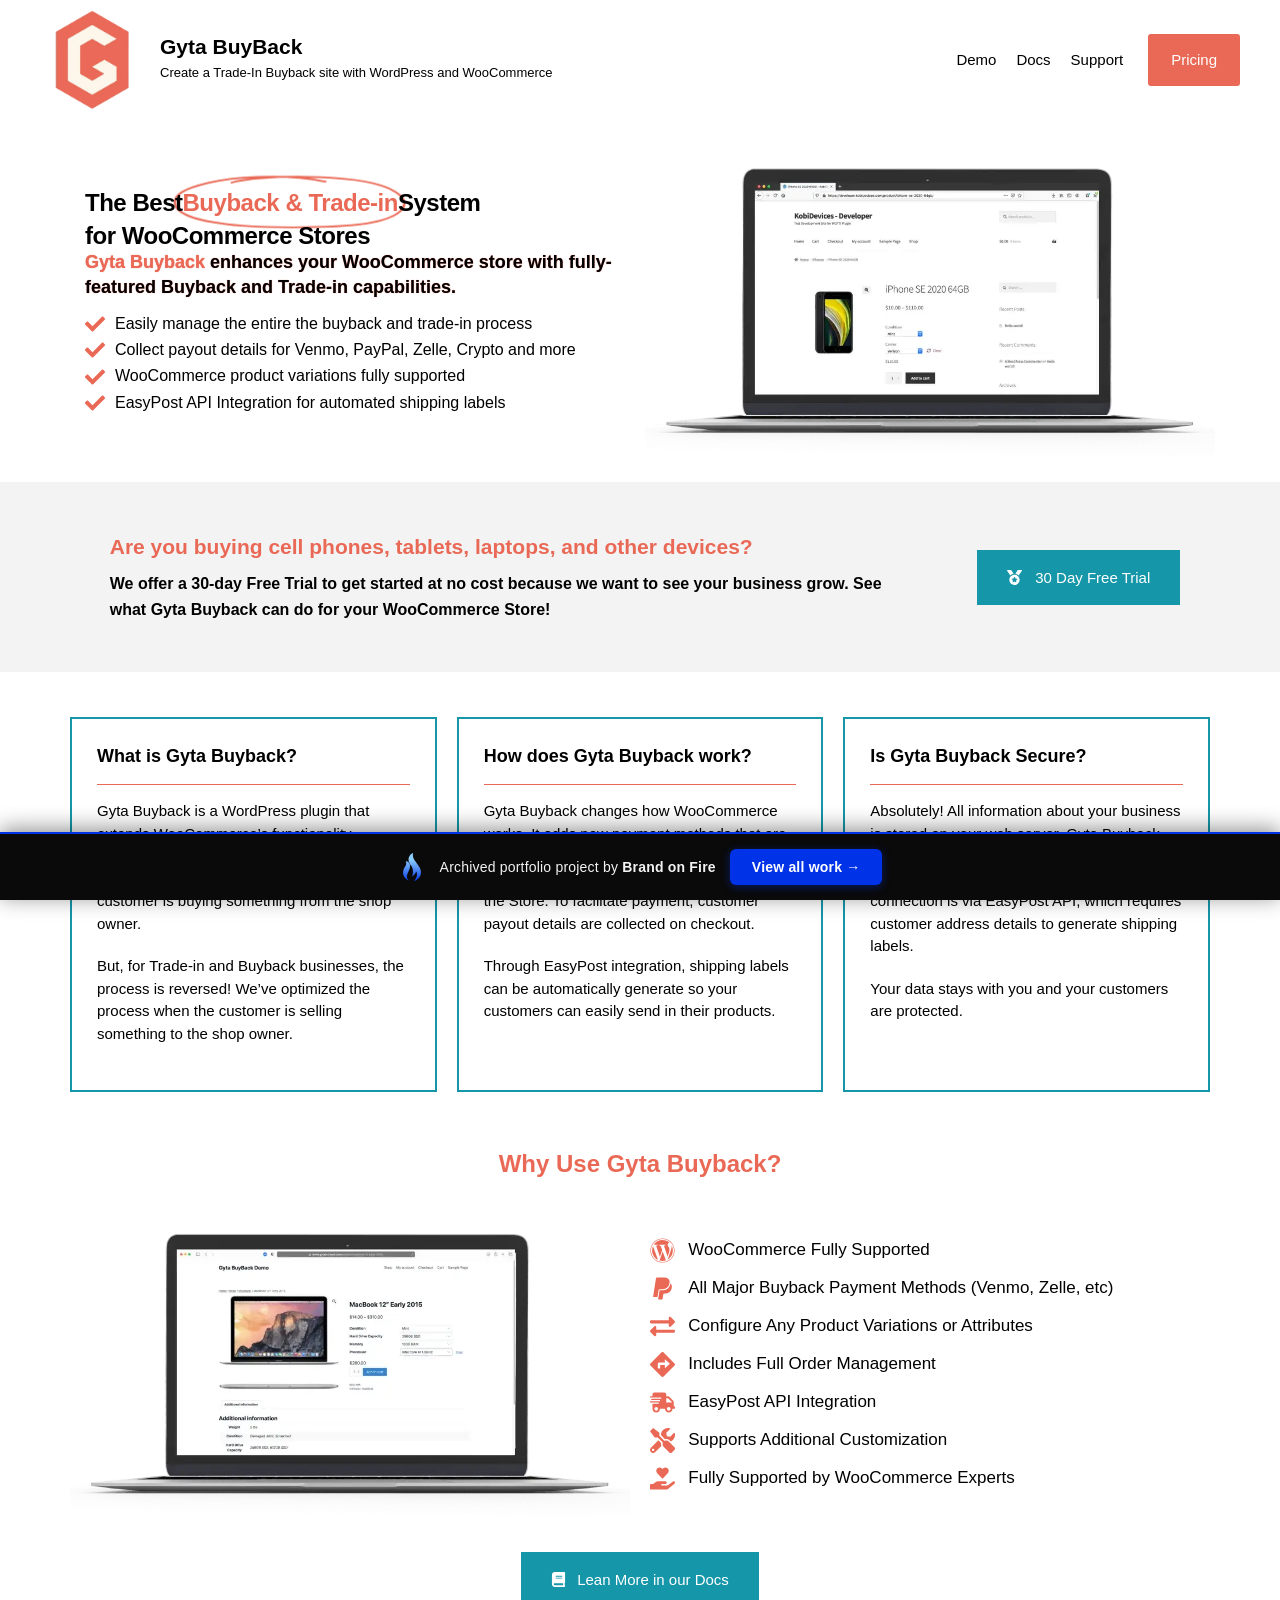
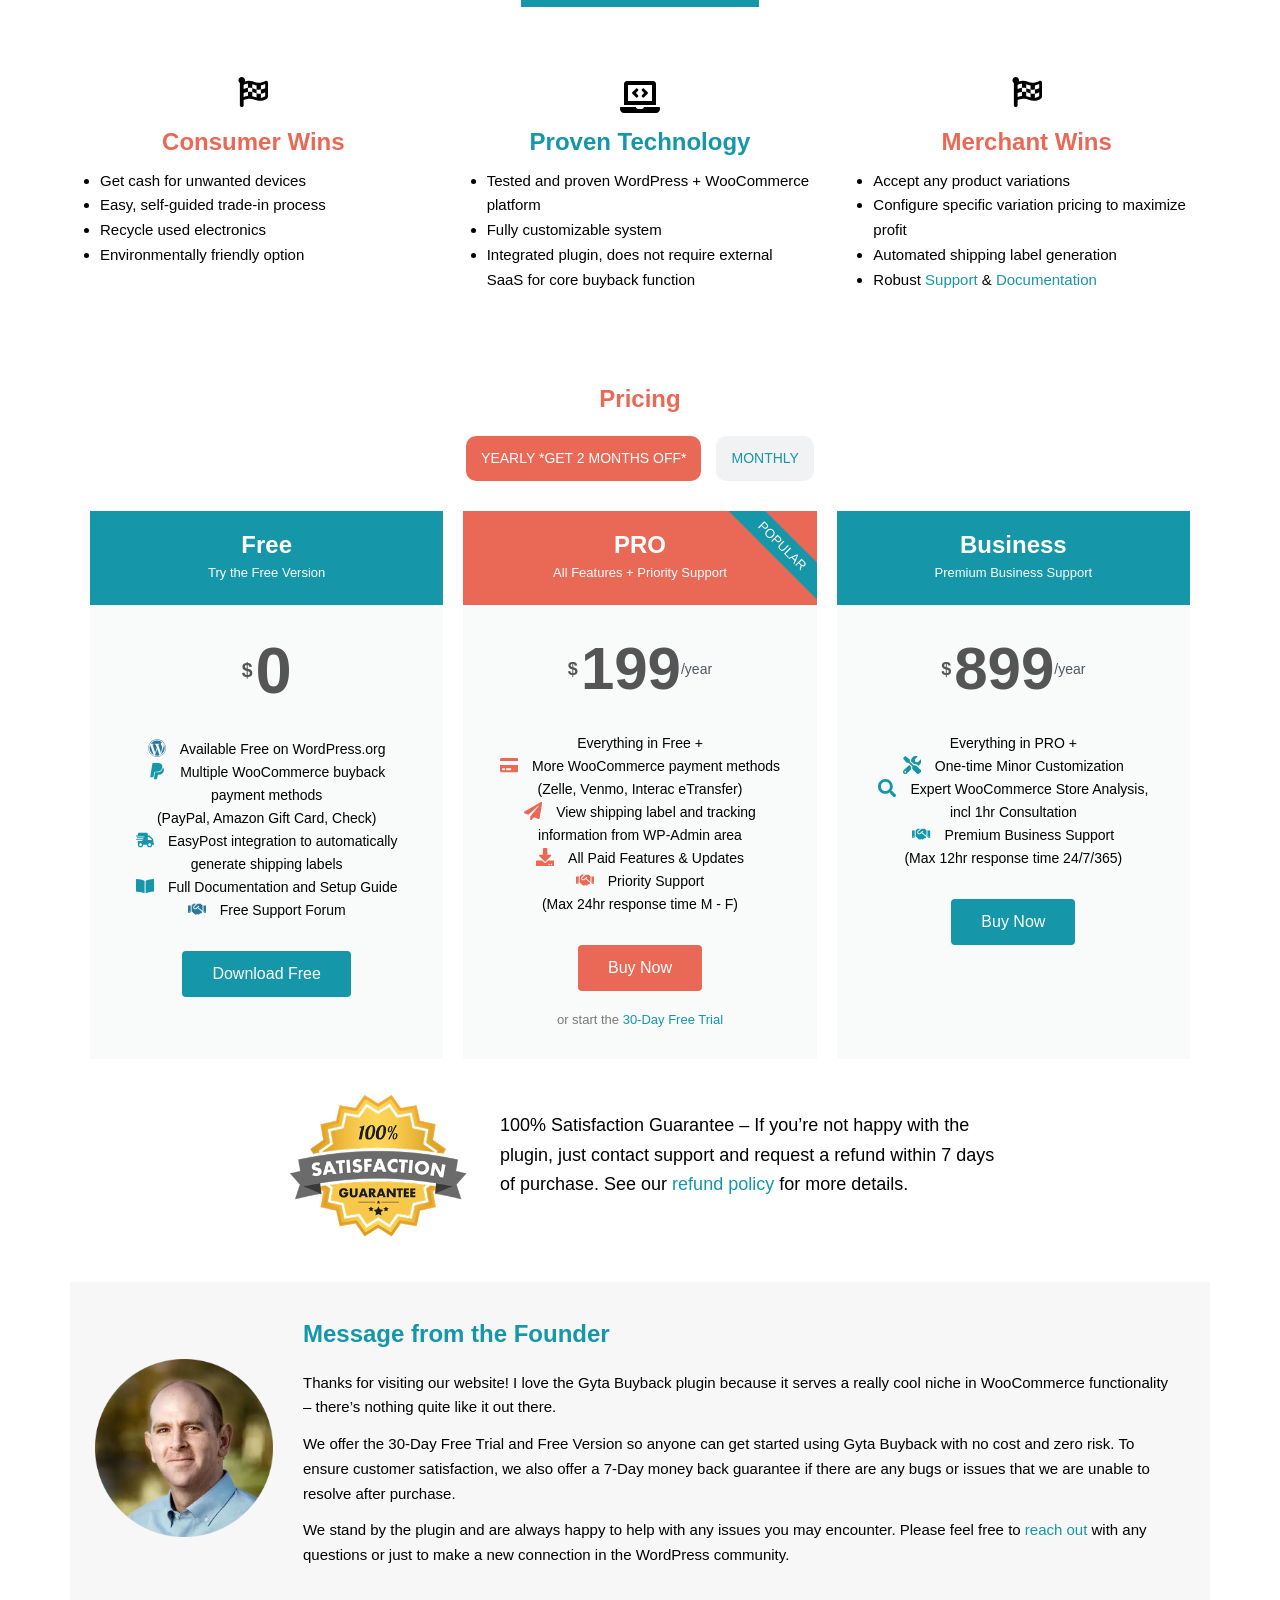
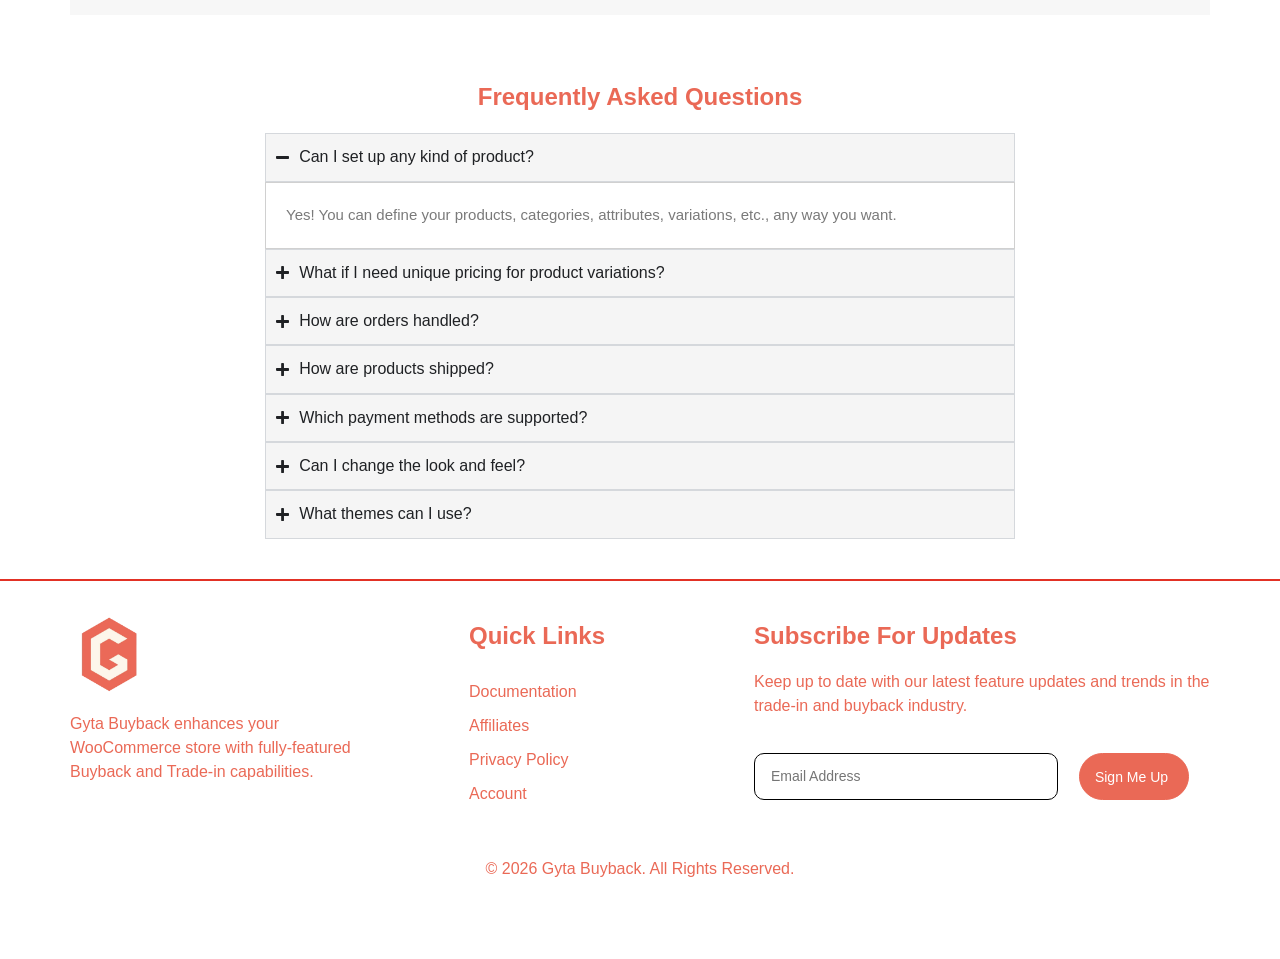
<file: index.html>
<!doctype html><html lang="en-US" class=" js flexbox flexboxlegacy canvas canvastext webgl no-touch geolocation postmessage no-websqldatabase indexeddb hashchange history draganddrop websockets rgba hsla multiplebgs backgroundsize borderimage borderradius boxshadow textshadow opacity cssanimations csscolumns cssgradients cssreflections csstransforms csstransforms3d csstransitions fontface generatedcontent video audio localstorage sessionstorage webworkers no-applicationcache svg inlinesvg smil svgclippaths" data-bofp="0"><head><meta charset="UTF-8"><meta name="viewport" content="width=device-width, initial-scale=1.0, viewport-fit=cover">		<meta name="robots" content="index, follow, max-image-preview:large, max-snippet:-1, max-video-preview:-1"><title>Gyta BuyBack | WooCommerce Trade-in and Buyback System</title><meta name="description" content="Gyta Buyback provides a fully featured Trade-In and Buy Back System for WooCommerce. Provide shipping labels, take payment details, and more."><meta property="og:locale" content="en_US"><meta property="og:type" content="website"><meta property="og:title" content="Gyta BuyBack | WooCommerce Trade-in and Buyback System"><meta property="og:description" content="Gyta Buyback provides a fully featured Trade-In and Buy Back System for WooCommerce. Provide shipping labels, take payment details, and more."><meta property="og:url" content="/"><meta property="og:site_name" content="Gyta BuyBack"><meta property="article:modified_time" content="2024-12-23T13:15:49+00:00"><meta property="og:image" content="/wp-content/uploads/2021/01/Laptop-Check-Out-2.png"><meta property="og:image:width" content="1920"><meta property="og:image:height" content="1050"><meta property="og:image:type" content="image/png"><meta name="twitter:card" content="summary_large_image"><meta name="generator" content="Elementor 4.1.1; features: e_font_icon_svg, additional_custom_breakpoints; settings: css_print_method-external, google_font-enabled, font_display-swap"><meta name="msapplication-TileImage" content="/wp-content/uploads/2021/02/cropped-Gyta-Buyback-Logo-270x270.png"><link rel="stylesheet" href="style.css"><style>[data-bofp="1"]{background-color:rgb(255, 255, 255)!important;color:rgb(118, 118, 118)!important}[data-bofp="2"]{background-color:rgb(243, 243, 243)!important;color:rgb(118, 118, 118)!important}[data-bofp="3"]{background-color:rgb(247, 247, 247)!important;color:rgb(118, 118, 118)!important}</style><meta name="robots" content="noindex, nofollow"><style id="bof-noform">form,form *,fieldset,fieldset *,input,textarea,select,label.fusion-form-label,.wpcf7,.wpcf7 *,.fusion-form,.fusion-form *,.fusion-contact-form,.fusion-contact-form *,.elementor-form,.elementor-form *,.gform_wrapper,.gform_wrapper *,[class*="contact-form"],[class*="contact-form"] *,[id*="contact-form"],[id*="contact-form"] *{pointer-events:none!important;cursor:default!important;-webkit-user-select:none!important;user-select:none!important}</style></head><body data-rsssl="1" class="home wp-singular page-template-default page page-id-693 wp-custom-logo wp-theme-shuttle wp-child-theme-shuttle-webusiness-child layout-sidebar-none layout-responsive slider-full header-style1 group-blog elementor-default elementor-kit-589 elementor-page elementor-page-693 e--ua-blink e--ua-mac e--ua-webkit" data-elementor-device-mode="desktop" data-bofp="1"><header data-elementor-type="header" data-elementor-id="611" class="elementor elementor-611 elementor-location-header" data-elementor-post-type="elementor_library"><div class="elementor-element elementor-element-45c64a5 e-con-full e-flex e-con e-parent e-lazyloaded" data-id="45c64a5" data-element_type="container" data-e-type="container"><div class="elementor-element elementor-element-fabeea9 elementor-widget elementor-widget-theme-site-logo elementor-widget-image" data-id="fabeea9" data-element_type="widget" data-e-type="widget" data-widget_type="theme-site-logo.default"><div class="elementor-widget-container"><a href="index.html"><img fetchpriority="high" width="512" height="512" src="_a/389a8d2b90c3.webp" class="attachment-full size-full wp-image-447" alt="">				</a></div></div><div class="elementor-element elementor-element-c1680e2 e-con-full e-flex e-con e-child" data-id="c1680e2" data-element_type="container" data-e-type="container"><div class="elementor-element elementor-element-7ec3f3c elementor-widget elementor-widget-theme-site-title elementor-widget-heading" data-id="7ec3f3c" data-element_type="widget" data-e-type="widget" data-widget_type="theme-site-title.default"><div class="elementor-widget-container"><h2 class="elementor-heading-title elementor-size-default"><a href="index.html">Gyta BuyBack</a></h2>				</div></div><div class="elementor-element elementor-element-7173f08 elementor-widget elementor-widget-text-editor" data-id="7173f08" data-element_type="widget" data-e-type="widget" data-widget_type="text-editor.default"><div class="elementor-widget-container"><p>Create a Trade-In Buyback site with WordPress and WooCommerce</p>								</div></div></div><div class="elementor-element elementor-element-adf65f2 elementor-nav-menu__align-end elementor-nav-menu--stretch elementor-nav-menu__text-align-center elementor-nav-menu--dropdown-tablet elementor-nav-menu--toggle elementor-nav-menu--burger elementor-widget elementor-widget-nav-menu" data-id="adf65f2" data-element_type="widget" data-e-type="widget" data-settings="{&quot;full_width&quot;:&quot;stretch&quot;,&quot;layout&quot;:&quot;horizontal&quot;,&quot;submenu_icon&quot;:{&quot;value&quot;:&quot;&lt;svg aria-hidden=\&quot;true\&quot; class=\&quot;e-font-icon-svg e-fas-caret-down\&quot; viewBox=\&quot;0 0 320 512\&quot; xmlns=\&quot;http:\/\/www.w3.org\/2000\/svg\&quot;&gt;&lt;path d=\&quot;M31.3 192h257.3c17.8 0 26.7 21.5 14.1 34.1L174.1 354.8c-7.8 7.8-20.5 7.8-28.3 0L17.2 226.1C4.6 213.5 13.5 192 31.3 192z\&quot;&gt;&lt;\/path&gt;&lt;\/svg&gt;&quot;,&quot;library&quot;:&quot;fa-solid&quot;},&quot;toggle&quot;:&quot;burger&quot;}" data-widget_type="nav-menu.default"><div class="elementor-widget-container"><nav aria-label="Menu" class="elementor-nav-menu--main elementor-nav-menu__container elementor-nav-menu--layout-horizontal e--pointer-underline e--animation-fade"><ul id="menu-1-adf65f2" class="elementor-nav-menu" data-smartmenus-id="17822819252130625"><li class="menu-item menu-item-type-custom menu-item-object-custom menu-item-956"><a target="_blank" class="elementor-item">Demo</a></li><li class="menu-item menu-item-type-custom menu-item-object-custom menu-item-997"><a target="_blank" class="elementor-item">Docs</a></li><li class="menu-item menu-item-type-post_type menu-item-object-page menu-item-682"><a href="support/index.html" class="elementor-item">Support</a></li><li class="pricing-button menu-item menu-item-type-custom menu-item-object-custom current-menu-item current_page_item menu-item-home menu-item-879"><a href="index.html" aria-current="" class="elementor-item elementor-item-anchor">Pricing</a></li></ul>			</nav><div class="elementor-menu-toggle" role="button" tabindex="0" aria-label="Menu Toggle" aria-expanded="false" style=""><svg aria-hidden="true" role="presentation" class="elementor-menu-toggle__icon--open e-font-icon-svg e-eicon-menu-bar" viewBox="0 0 1000 1000" xmlns="http://www.w3.org/2000/svg"><path d="M104 333H896C929 333 958 304 958 271S929 208 896 208H104C71 208 42 237 42 271S71 333 104 333ZM104 583H896C929 583 958 554 958 521S929 458 896 458H104C71 458 42 487 42 521S71 583 104 583ZM104 833H896C929 833 958 804 958 771S929 708 896 708H104C71 708 42 737 42 771S71 833 104 833Z"></path></svg><svg aria-hidden="true" role="presentation" class="elementor-menu-toggle__icon--close e-font-icon-svg e-eicon-close" viewBox="0 0 1000 1000" xmlns="http://www.w3.org/2000/svg"><path d="M742 167L500 408 258 167C246 154 233 150 217 150 196 150 179 158 167 167 154 179 150 196 150 212 150 229 154 242 171 254L408 500 167 742C138 771 138 800 167 829 196 858 225 858 254 829L496 587 738 829C750 842 767 846 783 846 800 846 817 842 829 829 842 817 846 804 846 783 846 767 842 750 829 737L588 500 833 258C863 229 863 200 833 171 804 137 775 137 742 167Z"></path></svg>		</div><nav class="elementor-nav-menu--dropdown elementor-nav-menu__container" aria-hidden="true" style="top: 50.5938px; width: 1366px; left: 0px; --menu-height: 0;"><ul id="menu-2-adf65f2" class="elementor-nav-menu" data-smartmenus-id="1782281925215391"><li class="menu-item menu-item-type-custom menu-item-object-custom menu-item-956"><a target="_blank" class="elementor-item" tabindex="-1">Demo</a></li><li class="menu-item menu-item-type-custom menu-item-object-custom menu-item-997"><a target="_blank" class="elementor-item" tabindex="-1">Docs</a></li><li class="menu-item menu-item-type-post_type menu-item-object-page menu-item-682"><a href="support/index.html" class="elementor-item" tabindex="-1">Support</a></li><li class="pricing-button menu-item menu-item-type-custom menu-item-object-custom current-menu-item current_page_item menu-item-home menu-item-879"><a href="index.html" aria-current="page" class="elementor-item elementor-item-anchor" tabindex="-1">Pricing</a></li></ul>			</nav></div></div></div></header><article id="post-693" class="post-693 page type-page status-publish hentry"><div data-elementor-type="wp-page" data-elementor-id="693" class="elementor elementor-693" data-elementor-post-type="page"><div class="elementor-element elementor-element-29eeac1 e-flex e-con-boxed e-con e-parent e-lazyloaded" data-id="29eeac1" data-element_type="container" data-e-type="container"><div class="e-con-inner"><div class="elementor-element elementor-element-70048d7 e-con-full e-flex e-con e-child" data-id="70048d7" data-element_type="container" data-e-type="container"><div class="elementor-element elementor-element-a714c9a elementor-headline--style-highlight elementor-widget elementor-widget-animated-headline" data-id="a714c9a" data-element_type="widget" data-e-type="widget" data-settings="{&quot;highlighted_text&quot;:&quot;Buyback &amp; Trade-in&quot;,&quot;headline_style&quot;:&quot;highlight&quot;,&quot;marker&quot;:&quot;circle&quot;,&quot;highlight_animation_duration&quot;:1200}" data-widget_type="animated-headline.default"><div class="elementor-widget-container"><h1 class="elementor-headline e-animated"><span class="elementor-headline-plain-text elementor-headline-text-wrapper">The Best</span><span class="elementor-headline-dynamic-wrapper elementor-headline-text-wrapper"><span class="elementor-headline-dynamic-text elementor-headline-text-active">Buyback &amp; Trade-in</span><svg xmlns="http://www.w3.org/2000/svg" viewBox="0 0 500 150" preserveAspectRatio="none" aria-hidden="true"><path d="M325,18C228.7-8.3,118.5,8.3,78,21C22.4,38.4,4.6,54.6,5.6,77.6c1.4,32.4,52.2,54,142.6,63.7 c66.2,7.1,212.2,7.5,273.5-8.3c64.4-16.6,104.3-57.6,33.8-98.2C386.7-4.9,179.4-1.4,126.3,20.7"></path></svg></span><span class="elementor-headline-plain-text elementor-headline-text-wrapper">System <br>for WooCommerce Stores</span></h1></div></div><div class="elementor-element elementor-element-ea9b40b elementor-widget elementor-widget-heading" data-id="ea9b40b" data-element_type="widget" data-e-type="widget" data-widget_type="heading.default"><div class="elementor-widget-container"><h2 class="elementor-heading-title elementor-size-default"><span style="color:#EA6956">Gyta Buyback</span> enhances your WooCommerce store with fully-featured Buyback and Trade-in capabilities.</h2>				</div></div><div class="elementor-element elementor-element-4dd8b31 elementor-icon-list--layout-traditional elementor-list-item-link-full_width elementor-widget elementor-widget-icon-list" data-id="4dd8b31" data-element_type="widget" data-e-type="widget" data-widget_type="icon-list.default"><div class="elementor-widget-container"><ul class="elementor-icon-list-items"><li class="elementor-icon-list-item"><span class="elementor-icon-list-icon"><svg aria-hidden="true" class="e-font-icon-svg e-fas-check" viewBox="0 0 512 512" xmlns="http://www.w3.org/2000/svg"><path d="M173.898 439.404l-166.4-166.4c-9.997-9.997-9.997-26.206 0-36.204l36.203-36.204c9.997-9.998 26.207-9.998 36.204 0L192 312.69 432.095 72.596c9.997-9.997 26.207-9.997 36.204 0l36.203 36.204c9.997 9.997 9.997 26.206 0 36.204l-294.4 294.401c-9.998 9.997-26.207 9.997-36.204-.001z"></path></svg>						</span><span class="elementor-icon-list-text">Easily manage the entire the buyback and trade-in process</span></li><li class="elementor-icon-list-item"><span class="elementor-icon-list-icon"><svg aria-hidden="true" class="e-font-icon-svg e-fas-check" viewBox="0 0 512 512" xmlns="http://www.w3.org/2000/svg"><path d="M173.898 439.404l-166.4-166.4c-9.997-9.997-9.997-26.206 0-36.204l36.203-36.204c9.997-9.998 26.207-9.998 36.204 0L192 312.69 432.095 72.596c9.997-9.997 26.207-9.997 36.204 0l36.203 36.204c9.997 9.997 9.997 26.206 0 36.204l-294.4 294.401c-9.998 9.997-26.207 9.997-36.204-.001z"></path></svg>						</span><span class="elementor-icon-list-text">Collect payout details for Venmo, PayPal, Zelle, Crypto and more</span></li><li class="elementor-icon-list-item"><span class="elementor-icon-list-icon"><svg aria-hidden="true" class="e-font-icon-svg e-fas-check" viewBox="0 0 512 512" xmlns="http://www.w3.org/2000/svg"><path d="M173.898 439.404l-166.4-166.4c-9.997-9.997-9.997-26.206 0-36.204l36.203-36.204c9.997-9.998 26.207-9.998 36.204 0L192 312.69 432.095 72.596c9.997-9.997 26.207-9.997 36.204 0l36.203 36.204c9.997 9.997 9.997 26.206 0 36.204l-294.4 294.401c-9.998 9.997-26.207 9.997-36.204-.001z"></path></svg>						</span><span class="elementor-icon-list-text">WooCommerce product variations fully supported</span></li><li class="elementor-icon-list-item"><span class="elementor-icon-list-icon"><svg aria-hidden="true" class="e-font-icon-svg e-fas-check" viewBox="0 0 512 512" xmlns="http://www.w3.org/2000/svg"><path d="M173.898 439.404l-166.4-166.4c-9.997-9.997-9.997-26.206 0-36.204l36.203-36.204c9.997-9.998 26.207-9.998 36.204 0L192 312.69 432.095 72.596c9.997-9.997 26.207-9.997 36.204 0l36.203 36.204c9.997 9.997 9.997 26.206 0 36.204l-294.4 294.401c-9.998 9.997-26.207 9.997-36.204-.001z"></path></svg>						</span><span class="elementor-icon-list-text">EasyPost API Integration for automated shipping labels</span></li></ul></div></div></div><div class="elementor-element elementor-element-4fe9aa2 e-con-full e-flex e-con e-child" data-id="4fe9aa2" data-element_type="container" data-e-type="container"><div class="elementor-element elementor-element-95fbdd9 elementor-widget elementor-widget-image" data-id="95fbdd9" data-element_type="widget" data-e-type="widget" data-widget_type="image.default"><div class="elementor-widget-container"><img decoding="async" width="1024" height="560" src="_a/b193243ef5d3.webp" class="attachment-large size-large wp-image-91" alt="">															</div></div></div></div></div><div class="elementor-element elementor-element-849400c e-flex e-con-boxed e-con e-parent e-lazyloaded" data-id="849400c" data-element_type="container" data-e-type="container" data-settings="{&quot;background_background&quot;:&quot;classic&quot;}" data-bofp="2"><div class="e-con-inner"><div class="elementor-element elementor-element-3c4d7a0 e-con-full e-flex e-con e-child" data-id="3c4d7a0" data-element_type="container" data-e-type="container"><div class="elementor-element elementor-element-ba5e817 elementor-widget elementor-widget-heading" data-id="ba5e817" data-element_type="widget" data-e-type="widget" data-widget_type="heading.default"><div class="elementor-widget-container"><h2 class="elementor-heading-title elementor-size-default">Are you buying cell phones, tablets, laptops, and other devices?</h2>				</div></div><div class="elementor-element elementor-element-bc98aa0 elementor-widget elementor-widget-heading" data-id="bc98aa0" data-element_type="widget" data-e-type="widget" data-widget_type="heading.default"><div class="elementor-widget-container"><h2 class="elementor-heading-title elementor-size-default">We offer a 30-day Free Trial to get started at no cost because we want to see your business grow. See what Gyta Buyback can do for your WooCommerce Store!</h2>				</div></div></div><div class="elementor-element elementor-element-a3b3ef2 elementor-widget elementor-widget-button" data-id="a3b3ef2" data-element_type="widget" data-e-type="widget" data-widget_type="button.default"><div class="elementor-widget-container"><div class="elementor-button-wrapper"><a class="elementor-button elementor-button-link elementor-size-sm" href="#pricing" target="_blank"><span class="elementor-button-content-wrapper"><span class="elementor-button-icon"><svg aria-hidden="true" class="e-font-icon-svg e-fas-medal" viewBox="0 0 512 512" xmlns="http://www.w3.org/2000/svg"><path d="M223.75 130.75L154.62 15.54A31.997 31.997 0 0 0 127.18 0H16.03C3.08 0-4.5 14.57 2.92 25.18l111.27 158.96c29.72-27.77 67.52-46.83 109.56-53.39zM495.97 0H384.82c-11.24 0-21.66 5.9-27.44 15.54l-69.13 115.21c42.04 6.56 79.84 25.62 109.56 53.38L509.08 25.18C516.5 14.57 508.92 0 495.97 0zM256 160c-97.2 0-176 78.8-176 176s78.8 176 176 176 176-78.8 176-176-78.8-176-176-176zm92.52 157.26l-37.93 36.96 8.97 52.22c1.6 9.36-8.26 16.51-16.65 12.09L256 393.88l-46.9 24.65c-8.4 4.45-18.25-2.74-16.65-12.09l8.97-52.22-37.93-36.96c-6.82-6.64-3.05-18.23 6.35-19.59l52.43-7.64 23.43-47.52c2.11-4.28 6.19-6.39 10.28-6.39 4.11 0 8.22 2.14 10.33 6.39l23.43 47.52 52.43 7.64c9.4 1.36 13.17 12.95 6.35 19.59z"></path></svg>			</span><span class="elementor-button-text">30 Day Free Trial</span></span></a></div></div></div></div></div><div class="elementor-element elementor-element-a068494 e-grid e-con-boxed e-con e-parent e-lazyloaded" data-id="a068494" data-element_type="container" data-e-type="container"><div class="e-con-inner"><div class="elementor-element elementor-element-aca6dac e-con-full e-flex e-con e-child" data-id="aca6dac" data-element_type="container" data-e-type="container"><div class="elementor-element elementor-element-5a48ea0 elementor-widget elementor-widget-heading" data-id="5a48ea0" data-element_type="widget" data-e-type="widget" data-widget_type="heading.default"><div class="elementor-widget-container"><h2 class="elementor-heading-title elementor-size-default">What is Gyta Buyback?</h2>				</div></div><div class="elementor-element elementor-element-8961dbc elementor-widget-divider--view-line elementor-widget elementor-widget-divider" data-id="8961dbc" data-element_type="widget" data-e-type="widget" data-widget_type="divider.default"><div class="elementor-widget-container"><div class="elementor-divider"><span class="elementor-divider-separator"></span></div></div></div><div class="elementor-element elementor-element-9a28cd6 elementor-widget elementor-widget-text-editor" data-id="9a28cd6" data-element_type="widget" data-e-type="widget" data-widget_type="text-editor.default"><div class="elementor-widget-container"><p>Gyta Buyback is a WordPress plugin that extends WooCommerce’s functionality. WooCommerce is great at handling normal eCommerce shop functionality where the customer is buying something from the shop owner.</p><p>But, for Trade-in and Buyback businesses, the process is reversed! We’ve optimized the process when the customer is selling something to the shop owner.&nbsp;</p>								</div></div></div><div class="elementor-element elementor-element-bf22fe0 e-con-full e-flex e-con e-child" data-id="bf22fe0" data-element_type="container" data-e-type="container"><div class="elementor-element elementor-element-8b9602b elementor-widget elementor-widget-heading" data-id="8b9602b" data-element_type="widget" data-e-type="widget" data-widget_type="heading.default"><div class="elementor-widget-container"><h2 class="elementor-heading-title elementor-size-default">How does Gyta Buyback work?</h2>				</div></div><div class="elementor-element elementor-element-f87b179 elementor-widget-divider--view-line elementor-widget elementor-widget-divider" data-id="f87b179" data-element_type="widget" data-e-type="widget" data-widget_type="divider.default"><div class="elementor-widget-container"><div class="elementor-divider"><span class="elementor-divider-separator"></span></div></div></div><div class="elementor-element elementor-element-7274220 elementor-widget elementor-widget-text-editor" data-id="7274220" data-element_type="widget" data-e-type="widget" data-widget_type="text-editor.default"><div class="elementor-widget-container"><p>Gyta Buyback changes how WooCommerce works. It adds new payment methods that are reversed, so the WooCommerce Store pays the customer instead of the customer paying the Store. To facilitate payment, customer payout details are collected on checkout.&nbsp;</p><p>Through EasyPost integration, shipping labels can be automatically generate so your customers can easily send in their products.&nbsp;</p>								</div></div></div><div class="elementor-element elementor-element-3654788 e-con-full e-flex e-con e-child" data-id="3654788" data-element_type="container" data-e-type="container"><div class="elementor-element elementor-element-f6b6898 elementor-widget elementor-widget-heading" data-id="f6b6898" data-element_type="widget" data-e-type="widget" data-widget_type="heading.default"><div class="elementor-widget-container"><h2 class="elementor-heading-title elementor-size-default">Is Gyta Buyback Secure?</h2>				</div></div><div class="elementor-element elementor-element-987cd8b elementor-widget-divider--view-line elementor-widget elementor-widget-divider" data-id="987cd8b" data-element_type="widget" data-e-type="widget" data-widget_type="divider.default"><div class="elementor-widget-container"><div class="elementor-divider"><span class="elementor-divider-separator"></span></div></div></div><div class="elementor-element elementor-element-c1abe95 elementor-widget elementor-widget-text-editor" data-id="c1abe95" data-element_type="widget" data-e-type="widget" data-widget_type="text-editor.default"><div class="elementor-widget-container"><p>Absolutely! All information about your business is stored on your web server. Gyta Buyback does not make “calls home” or have backdoors into your installation. The only 3rd party connection is via EasyPost API, which requires customer address details to generate shipping labels.&nbsp;</p><p>Your data stays with you and your customers are protected.&nbsp;</p>								</div></div></div></div></div><div class="elementor-element elementor-element-6b54705 e-flex e-con-boxed e-con e-parent e-lazyloaded" data-id="6b54705" data-element_type="container" data-e-type="container"><div class="e-con-inner"><div class="elementor-element elementor-element-804546d elementor-widget elementor-widget-heading" data-id="804546d" data-element_type="widget" data-e-type="widget" data-widget_type="heading.default"><div class="elementor-widget-container"><h2 class="elementor-heading-title elementor-size-default">Why Use Gyta Buyback?</h2>				</div></div></div></div><div class="elementor-element elementor-element-d03fb78 e-grid e-con-boxed e-con e-parent e-lazyloaded" data-id="d03fb78" data-element_type="container" data-e-type="container"><div class="e-con-inner"><div class="elementor-element elementor-element-8eb1c1c elementor-widget elementor-widget-image" data-id="8eb1c1c" data-element_type="widget" data-e-type="widget" data-widget_type="image.default"><div class="elementor-widget-container"><img decoding="async" width="1024" height="560" src="_a/6feb5bd83d23.webp" class="attachment-large size-large wp-image-417" alt="">															</div></div><div class="elementor-element elementor-element-a96ef08 elementor-icon-list--layout-traditional elementor-list-item-link-full_width elementor-widget elementor-widget-icon-list" data-id="a96ef08" data-element_type="widget" data-e-type="widget" data-widget_type="icon-list.default"><div class="elementor-widget-container"><ul class="elementor-icon-list-items"><li class="elementor-icon-list-item"><span class="elementor-icon-list-icon"><svg aria-hidden="true" class="e-font-icon-svg e-fab-wordpress" viewBox="0 0 512 512" xmlns="http://www.w3.org/2000/svg"><path d="M61.7 169.4l101.5 278C92.2 413 43.3 340.2 43.3 256c0-30.9 6.6-60.1 18.4-86.6zm337.9 75.9c0-26.3-9.4-44.5-17.5-58.7-10.8-17.5-20.9-32.4-20.9-49.9 0-19.6 14.8-37.8 35.7-37.8.9 0 1.8.1 2.8.2-37.9-34.7-88.3-55.9-143.7-55.9-74.3 0-139.7 38.1-177.8 95.9 5 .2 9.7.3 13.7.3 22.2 0 56.7-2.7 56.7-2.7 11.5-.7 12.8 16.2 1.4 17.5 0 0-11.5 1.3-24.3 2l77.5 230.4L249.8 247l-33.1-90.8c-11.5-.7-22.3-2-22.3-2-11.5-.7-10.1-18.2 1.3-17.5 0 0 35.1 2.7 56 2.7 22.2 0 56.7-2.7 56.7-2.7 11.5-.7 12.8 16.2 1.4 17.5 0 0-11.5 1.3-24.3 2l76.9 228.7 21.2-70.9c9-29.4 16-50.5 16-68.7zm-139.9 29.3l-63.8 185.5c19.1 5.6 39.2 8.7 60.1 8.7 24.8 0 48.5-4.3 70.6-12.1-.6-.9-1.1-1.9-1.5-2.9l-65.4-179.2zm183-120.7c.9 6.8 1.4 14 1.4 21.9 0 21.6-4 45.8-16.2 76.2l-65 187.9C426.2 403 468.7 334.5 468.7 256c0-37-9.4-71.8-26-102.1zM504 256c0 136.8-111.3 248-248 248C119.2 504 8 392.7 8 256 8 119.2 119.2 8 256 8c136.7 0 248 111.2 248 248zm-11.4 0c0-130.5-106.2-236.6-236.6-236.6C125.5 19.4 19.4 125.5 19.4 256S125.6 492.6 256 492.6c130.5 0 236.6-106.1 236.6-236.6z"></path></svg>						</span><span class="elementor-icon-list-text">WooCommerce Fully Supported</span></li><li class="elementor-icon-list-item"><span class="elementor-icon-list-icon"><svg aria-hidden="true" class="e-font-icon-svg e-fab-paypal" viewBox="0 0 384 512" xmlns="http://www.w3.org/2000/svg"><path d="M111.4 295.9c-3.5 19.2-17.4 108.7-21.5 134-.3 1.8-1 2.5-3 2.5H12.3c-7.6 0-13.1-6.6-12.1-13.9L58.8 46.6c1.5-9.6 10.1-16.9 20-16.9 152.3 0 165.1-3.7 204 11.4 60.1 23.3 65.6 79.5 44 140.3-21.5 62.6-72.5 89.5-140.1 90.3-43.4.7-69.5-7-75.3 24.2zM357.1 152c-1.8-1.3-2.5-1.8-3 1.3-2 11.4-5.1 22.5-8.8 33.6-39.9 113.8-150.5 103.9-204.5 103.9-6.1 0-10.1 3.3-10.9 9.4-22.6 140.4-27.1 169.7-27.1 169.7-1 7.1 3.5 12.9 10.6 12.9h63.5c8.6 0 15.7-6.3 17.4-14.9.7-5.4-1.1 6.1 14.4-91.3 4.6-22 14.3-19.7 29.3-19.7 71 0 126.4-28.8 142.9-112.3 6.5-34.8 4.6-71.4-23.8-92.6z"></path></svg>						</span><span class="elementor-icon-list-text">All Major Buyback Payment Methods (Venmo, Zelle, etc)</span></li><li class="elementor-icon-list-item"><span class="elementor-icon-list-icon"><svg aria-hidden="true" class="e-font-icon-svg e-fas-exchange-alt" viewBox="0 0 512 512" xmlns="http://www.w3.org/2000/svg"><path d="M0 168v-16c0-13.255 10.745-24 24-24h360V80c0-21.367 25.899-32.042 40.971-16.971l80 80c9.372 9.373 9.372 24.569 0 33.941l-80 80C409.956 271.982 384 261.456 384 240v-48H24c-13.255 0-24-10.745-24-24zm488 152H128v-48c0-21.314-25.862-32.08-40.971-16.971l-80 80c-9.372 9.373-9.372 24.569 0 33.941l80 80C102.057 463.997 128 453.437 128 432v-48h360c13.255 0 24-10.745 24-24v-16c0-13.255-10.745-24-24-24z"></path></svg>						</span><span class="elementor-icon-list-text">Configure Any Product Variations or Attributes</span></li><li class="elementor-icon-list-item"><span class="elementor-icon-list-icon"><svg aria-hidden="true" class="e-font-icon-svg e-fas-directions" viewBox="0 0 512 512" xmlns="http://www.w3.org/2000/svg"><path d="M502.61 233.32L278.68 9.39c-12.52-12.52-32.83-12.52-45.36 0L9.39 233.32c-12.52 12.53-12.52 32.83 0 45.36l223.93 223.93c12.52 12.53 32.83 12.53 45.36 0l223.93-223.93c12.52-12.53 12.52-32.83 0-45.36zm-100.98 12.56l-84.21 77.73c-5.12 4.73-13.43 1.1-13.43-5.88V264h-96v64c0 4.42-3.58 8-8 8h-32c-4.42 0-8-3.58-8-8v-80c0-17.67 14.33-32 32-32h112v-53.73c0-6.97 8.3-10.61 13.43-5.88l84.21 77.73c3.43 3.17 3.43 8.59 0 11.76z"></path></svg>						</span><span class="elementor-icon-list-text">Includes Full Order Management</span></li><li class="elementor-icon-list-item"><span class="elementor-icon-list-icon"><svg aria-hidden="true" class="e-font-icon-svg e-fas-shipping-fast" viewBox="0 0 640 512" xmlns="http://www.w3.org/2000/svg"><path d="M624 352h-16V243.9c0-12.7-5.1-24.9-14.1-33.9L494 110.1c-9-9-21.2-14.1-33.9-14.1H416V48c0-26.5-21.5-48-48-48H112C85.5 0 64 21.5 64 48v48H8c-4.4 0-8 3.6-8 8v16c0 4.4 3.6 8 8 8h272c4.4 0 8 3.6 8 8v16c0 4.4-3.6 8-8 8H40c-4.4 0-8 3.6-8 8v16c0 4.4 3.6 8 8 8h208c4.4 0 8 3.6 8 8v16c0 4.4-3.6 8-8 8H8c-4.4 0-8 3.6-8 8v16c0 4.4 3.6 8 8 8h208c4.4 0 8 3.6 8 8v16c0 4.4-3.6 8-8 8H64v128c0 53 43 96 96 96s96-43 96-96h128c0 53 43 96 96 96s96-43 96-96h48c8.8 0 16-7.2 16-16v-32c0-8.8-7.2-16-16-16zM160 464c-26.5 0-48-21.5-48-48s21.5-48 48-48 48 21.5 48 48-21.5 48-48 48zm320 0c-26.5 0-48-21.5-48-48s21.5-48 48-48 48 21.5 48 48-21.5 48-48 48zm80-208H416V144h44.1l99.9 99.9V256z"></path></svg>						</span><span class="elementor-icon-list-text">EasyPost API Integration</span></li><li class="elementor-icon-list-item"><span class="elementor-icon-list-icon"><svg aria-hidden="true" class="e-font-icon-svg e-fas-tools" viewBox="0 0 512 512" xmlns="http://www.w3.org/2000/svg"><path d="M501.1 395.7L384 278.6c-23.1-23.1-57.6-27.6-85.4-13.9L192 158.1V96L64 0 0 64l96 128h62.1l106.6 106.6c-13.6 27.8-9.2 62.3 13.9 85.4l117.1 117.1c14.6 14.6 38.2 14.6 52.7 0l52.7-52.7c14.5-14.6 14.5-38.2 0-52.7zM331.7 225c28.3 0 54.9 11 74.9 31l19.4 19.4c15.8-6.9 30.8-16.5 43.8-29.5 37.1-37.1 49.7-89.3 37.9-136.7-2.2-9-13.5-12.1-20.1-5.5l-74.4 74.4-67.9-11.3L334 98.9l74.4-74.4c6.6-6.6 3.4-17.9-5.7-20.2-47.4-11.7-99.6.9-136.6 37.9-28.5 28.5-41.9 66.1-41.2 103.6l82.1 82.1c8.1-1.9 16.5-2.9 24.7-2.9zm-103.9 82l-56.7-56.7L18.7 402.8c-25 25-25 65.5 0 90.5s65.5 25 90.5 0l123.6-123.6c-7.6-19.9-9.9-41.6-5-62.7zM64 472c-13.2 0-24-10.8-24-24 0-13.3 10.7-24 24-24s24 10.7 24 24c0 13.2-10.7 24-24 24z"></path></svg>						</span><span class="elementor-icon-list-text">Supports Additional Customization</span></li><li class="elementor-icon-list-item"><span class="elementor-icon-list-icon"><svg aria-hidden="true" class="e-font-icon-svg e-fas-hand-holding-heart" viewBox="0 0 576 512" xmlns="http://www.w3.org/2000/svg"><path d="M275.3 250.5c7 7.4 18.4 7.4 25.5 0l108.9-114.2c31.6-33.2 29.8-88.2-5.6-118.8-30.8-26.7-76.7-21.9-104.9 7.7L288 36.9l-11.1-11.6C248.7-4.4 202.8-9.2 172 17.5c-35.3 30.6-37.2 85.6-5.6 118.8l108.9 114.2zm290 77.6c-11.8-10.7-30.2-10-42.6 0L430.3 402c-11.3 9.1-25.4 14-40 14H272c-8.8 0-16-7.2-16-16s7.2-16 16-16h78.3c15.9 0 30.7-10.9 33.3-26.6 3.3-20-12.1-37.4-31.6-37.4H192c-27 0-53.1 9.3-74.1 26.3L71.4 384H16c-8.8 0-16 7.2-16 16v96c0 8.8 7.2 16 16 16h356.8c14.5 0 28.6-4.9 40-14L564 377c15.2-12.1 16.4-35.3 1.3-48.9z"></path></svg>						</span><span class="elementor-icon-list-text">Fully Supported by WooCommerce Experts</span></li></ul></div></div></div></div><div class="elementor-element elementor-element-2a4a4f2 e-flex e-con-boxed e-con e-parent" data-id="2a4a4f2" data-element_type="container" data-e-type="container"><div class="e-con-inner"><div class="elementor-element elementor-element-8f1a946 elementor-align-center elementor-widget elementor-widget-button" data-id="8f1a946" data-element_type="widget" data-e-type="widget" data-widget_type="button.default"><div class="elementor-widget-container"><div class="elementor-button-wrapper"><a class="elementor-button elementor-button-link elementor-size-sm" href="documentation-overview/index.html" target="_blank"><span class="elementor-button-content-wrapper"><span class="elementor-button-icon"><svg aria-hidden="true" class="e-font-icon-svg e-fas-book" viewBox="0 0 448 512" xmlns="http://www.w3.org/2000/svg"><path d="M448 360V24c0-13.3-10.7-24-24-24H96C43 0 0 43 0 96v320c0 53 43 96 96 96h328c13.3 0 24-10.7 24-24v-16c0-7.5-3.5-14.3-8.9-18.7-4.2-15.4-4.2-59.3 0-74.7 5.4-4.3 8.9-11.1 8.9-18.6zM128 134c0-3.3 2.7-6 6-6h212c3.3 0 6 2.7 6 6v20c0 3.3-2.7 6-6 6H134c-3.3 0-6-2.7-6-6v-20zm0 64c0-3.3 2.7-6 6-6h212c3.3 0 6 2.7 6 6v20c0 3.3-2.7 6-6 6H134c-3.3 0-6-2.7-6-6v-20zm253.4 250H96c-17.7 0-32-14.3-32-32 0-17.6 14.4-32 32-32h285.4c-1.9 17.1-1.9 46.9 0 64z"></path></svg>			</span><span class="elementor-button-text">Lean More in our Docs</span></span></a></div></div></div></div></div><div class="elementor-element elementor-element-4f87f27 e-grid e-con-boxed e-con e-parent" data-id="4f87f27" data-element_type="container" data-e-type="container"><div class="e-con-inner"><div class="elementor-element elementor-element-884ebd9 e-con-full e-flex e-con e-child" data-id="884ebd9" data-element_type="container" data-e-type="container"><div class="elementor-element elementor-element-3b45bb0 elementor-view-default elementor-widget elementor-widget-icon" data-id="3b45bb0" data-element_type="widget" data-e-type="widget" data-widget_type="icon.default"><div class="elementor-widget-container"><div class="elementor-icon-wrapper"><div class="elementor-icon"><svg aria-hidden="true" class="e-font-icon-svg e-fas-flag-checkered" viewBox="0 0 512 512" xmlns="http://www.w3.org/2000/svg"><path d="M243.2 189.9V258c26.1 5.9 49.3 15.6 73.6 22.3v-68.2c-26-5.8-49.4-15.5-73.6-22.2zm223.3-123c-34.3 15.9-76.5 31.9-117 31.9C296 98.8 251.7 64 184.3 64c-25 0-47.3 4.4-68 12 2.8-7.3 4.1-15.2 3.6-23.6C118.1 24 94.8 1.2 66.3 0 34.3-1.3 8 24.3 8 56c0 19 9.5 35.8 24 45.9V488c0 13.3 10.7 24 24 24h16c13.3 0 24-10.7 24-24v-94.4c28.3-12.1 63.6-22.1 114.4-22.1 53.6 0 97.8 34.8 165.2 34.8 48.2 0 86.7-16.3 122.5-40.9 8.7-6 13.8-15.8 13.8-26.4V95.9c.1-23.3-24.2-38.8-45.4-29zM169.6 325.5c-25.8 2.7-50 8.2-73.6 16.6v-70.5c26.2-9.3 47.5-15 73.6-17.4zM464 191c-23.6 9.8-46.3 19.5-73.6 23.9V286c24.8-3.4 51.4-11.8 73.6-26v70.5c-25.1 16.1-48.5 24.7-73.6 27.1V286c-27 3.7-47.9 1.5-73.6-5.6v67.4c-23.9-7.4-47.3-16.7-73.6-21.3V258c-19.7-4.4-40.8-6.8-73.6-3.8v-70c-22.4 3.1-44.6 10.2-73.6 20.9v-70.5c33.2-12.2 50.1-19.8 73.6-22v71.6c27-3.7 48.4-1.3 73.6 5.7v-67.4c23.7 7.4 47.2 16.7 73.6 21.3v68.4c23.7 5.3 47.6 6.9 73.6 2.7V143c27-4.8 52.3-13.6 73.6-22.5z"></path></svg>			</div></div></div></div><div class="elementor-element elementor-element-2f62199 elementor-widget elementor-widget-heading" data-id="2f62199" data-element_type="widget" data-e-type="widget" data-widget_type="heading.default"><div class="elementor-widget-container"><h2 class="elementor-heading-title elementor-size-default">Consumer Wins</h2>				</div></div><div class="elementor-element elementor-element-4955a52 elementor-widget elementor-widget-text-editor" data-id="4955a52" data-element_type="widget" data-e-type="widget" data-widget_type="text-editor.default"><div class="elementor-widget-container"><ul><li>Get cash for unwanted devices</li><li>Easy, self-guided trade-in process</li><li>Recycle used electronics</li><li>Environmentally friendly option</li></ul>								</div></div></div><div class="elementor-element elementor-element-6734d55 e-con-full e-flex e-con e-child" data-id="6734d55" data-element_type="container" data-e-type="container"><div class="elementor-element elementor-element-090b8cc elementor-view-default elementor-widget elementor-widget-icon" data-id="090b8cc" data-element_type="widget" data-e-type="widget" data-widget_type="icon.default"><div class="elementor-widget-container"><div class="elementor-icon-wrapper"><div class="elementor-icon"><svg aria-hidden="true" class="e-font-icon-svg e-fas-laptop-code" viewBox="0 0 640 512" xmlns="http://www.w3.org/2000/svg"><path d="M255.03 261.65c6.25 6.25 16.38 6.25 22.63 0l11.31-11.31c6.25-6.25 6.25-16.38 0-22.63L253.25 192l35.71-35.72c6.25-6.25 6.25-16.38 0-22.63l-11.31-11.31c-6.25-6.25-16.38-6.25-22.63 0l-58.34 58.34c-6.25 6.25-6.25 16.38 0 22.63l58.35 58.34zm96.01-11.3l11.31 11.31c6.25 6.25 16.38 6.25 22.63 0l58.34-58.34c6.25-6.25 6.25-16.38 0-22.63l-58.34-58.34c-6.25-6.25-16.38-6.25-22.63 0l-11.31 11.31c-6.25 6.25-6.25 16.38 0 22.63L386.75 192l-35.71 35.72c-6.25 6.25-6.25 16.38 0 22.63zM624 416H381.54c-.74 19.81-14.71 32-32.74 32H288c-18.69 0-33.02-17.47-32.77-32H16c-8.8 0-16 7.2-16 16v16c0 35.2 28.8 64 64 64h512c35.2 0 64-28.8 64-64v-16c0-8.8-7.2-16-16-16zM576 48c0-26.4-21.6-48-48-48H112C85.6 0 64 21.6 64 48v336h512V48zm-64 272H128V64h384v256z"></path></svg>			</div></div></div></div><div class="elementor-element elementor-element-298c699 elementor-widget elementor-widget-heading" data-id="298c699" data-element_type="widget" data-e-type="widget" data-widget_type="heading.default"><div class="elementor-widget-container"><h2 class="elementor-heading-title elementor-size-default">Proven Technology</h2>				</div></div><div class="elementor-element elementor-element-3016e8f elementor-widget elementor-widget-text-editor" data-id="3016e8f" data-element_type="widget" data-e-type="widget" data-widget_type="text-editor.default"><div class="elementor-widget-container"><ul><li>Tested and proven WordPress + WooCommerce platform</li><li>Fully customizable system</li><li>Integrated plugin, does not require external SaaS for core buyback function</li></ul>								</div></div></div><div class="elementor-element elementor-element-567ebfa e-con-full e-flex e-con e-child" data-id="567ebfa" data-element_type="container" data-e-type="container"><div class="elementor-element elementor-element-73332cb elementor-view-default elementor-widget elementor-widget-icon" data-id="73332cb" data-element_type="widget" data-e-type="widget" data-widget_type="icon.default"><div class="elementor-widget-container"><div class="elementor-icon-wrapper"><div class="elementor-icon"><svg aria-hidden="true" class="e-font-icon-svg e-fas-flag-checkered" viewBox="0 0 512 512" xmlns="http://www.w3.org/2000/svg"><path d="M243.2 189.9V258c26.1 5.9 49.3 15.6 73.6 22.3v-68.2c-26-5.8-49.4-15.5-73.6-22.2zm223.3-123c-34.3 15.9-76.5 31.9-117 31.9C296 98.8 251.7 64 184.3 64c-25 0-47.3 4.4-68 12 2.8-7.3 4.1-15.2 3.6-23.6C118.1 24 94.8 1.2 66.3 0 34.3-1.3 8 24.3 8 56c0 19 9.5 35.8 24 45.9V488c0 13.3 10.7 24 24 24h16c13.3 0 24-10.7 24-24v-94.4c28.3-12.1 63.6-22.1 114.4-22.1 53.6 0 97.8 34.8 165.2 34.8 48.2 0 86.7-16.3 122.5-40.9 8.7-6 13.8-15.8 13.8-26.4V95.9c.1-23.3-24.2-38.8-45.4-29zM169.6 325.5c-25.8 2.7-50 8.2-73.6 16.6v-70.5c26.2-9.3 47.5-15 73.6-17.4zM464 191c-23.6 9.8-46.3 19.5-73.6 23.9V286c24.8-3.4 51.4-11.8 73.6-26v70.5c-25.1 16.1-48.5 24.7-73.6 27.1V286c-27 3.7-47.9 1.5-73.6-5.6v67.4c-23.9-7.4-47.3-16.7-73.6-21.3V258c-19.7-4.4-40.8-6.8-73.6-3.8v-70c-22.4 3.1-44.6 10.2-73.6 20.9v-70.5c33.2-12.2 50.1-19.8 73.6-22v71.6c27-3.7 48.4-1.3 73.6 5.7v-67.4c23.7 7.4 47.2 16.7 73.6 21.3v68.4c23.7 5.3 47.6 6.9 73.6 2.7V143c27-4.8 52.3-13.6 73.6-22.5z"></path></svg>			</div></div></div></div><div class="elementor-element elementor-element-1091f3e elementor-widget elementor-widget-heading" data-id="1091f3e" data-element_type="widget" data-e-type="widget" data-widget_type="heading.default"><div class="elementor-widget-container"><h2 class="elementor-heading-title elementor-size-default">Merchant Wins</h2>				</div></div><div class="elementor-element elementor-element-b89ff5f elementor-widget elementor-widget-text-editor" data-id="b89ff5f" data-element_type="widget" data-e-type="widget" data-widget_type="text-editor.default"><div class="elementor-widget-container"><ul><li>Accept any product variations</li><li>Configure specific variation pricing to maximize profit</li><li>Automated shipping label generation</li><li>Robust <a href="support/index.html" target="_blank" rel="noopener">Support</a> &amp; <a href="documentation-overview/index.html" target="_blank" rel="noopener">Documentation</a></li></ul>								</div></div></div></div></div><div class="elementor-element elementor-element-ec47347 e-flex e-con-boxed e-con e-parent" data-id="ec47347" data-element_type="container" data-e-type="container"><div class="e-con-inner"><div class="elementor-element elementor-element-38230e1 elementor-widget elementor-widget-menu-anchor" data-id="38230e1" data-element_type="widget" data-e-type="widget" data-widget_type="menu-anchor.default"><div class="elementor-widget-container"><div class="elementor-menu-anchor" id="pricing"></div></div></div><div class="elementor-element elementor-element-6ccf0ae elementor-widget elementor-widget-heading" data-id="6ccf0ae" data-element_type="widget" data-e-type="widget" data-widget_type="heading.default"><div class="elementor-widget-container"><h2 class="elementor-heading-title elementor-size-default">Pricing</h2>				</div></div><div class="elementor-element elementor-element-2beb168 e-n-tabs-mobile elementor-widget elementor-widget-n-tabs" data-id="2beb168" data-element_type="widget" data-e-type="widget" data-settings="{&quot;horizontal_scroll&quot;:&quot;disable&quot;}" data-widget_type="nested-tabs.default"><div class="elementor-widget-container"><div class="e-n-tabs e-activated" data-widget-number="46051688" aria-label="Tabs. Open items with Enter or Space, close with Escape and navigate using the Arrow keys." data-touch-mode="false"><div class="e-n-tabs-heading" role="tablist"><button id="e-n-tab-title-460516881" data-tab-title-id="e-n-tab-title-460516881" class="e-n-tab-title" aria-selected="true" data-tab-index="1" role="tab" tabindex="0" aria-controls="e-n-tab-content-460516881" style="--n-tabs-title-order: 1;"><span class="e-n-tab-title-text">
				Yearly *Get 2 months off*			</span></button><button id="e-n-tab-title-460516882" data-tab-title-id="e-n-tab-title-460516882" class="e-n-tab-title" aria-selected="false" data-tab-index="2" role="tab" tabindex="-1" aria-controls="e-n-tab-content-460516882" style="--n-tabs-title-order: 2;"><span class="e-n-tab-title-text">
				Monthly			</span></button></div><div class="e-n-tabs-content"><div id="e-n-tab-content-460516881" role="tabpanel" aria-labelledby="e-n-tab-title-460516881" data-tab-index="1" style="--n-tabs-title-order: 1;" class="e-active elementor-element elementor-element-50d0b5d e-con-full e-flex e-con e-child" data-id="50d0b5d" data-element_type="container" data-e-type="container"><div class="elementor-element elementor-element-f6bda70 e-grid e-con-boxed e-con e-child" data-id="f6bda70" data-element_type="container" data-e-type="container"><div class="e-con-inner"><div class="elementor-element elementor-element-4c71298 elementor-widget elementor-widget-price-table" data-id="4c71298" data-element_type="widget" data-e-type="widget" data-widget_type="price-table.default"><div class="elementor-widget-container"><div class="elementor-price-table"><div class="elementor-price-table__header"><h3 class="elementor-price-table__heading">
						Free						</h3><span class="elementor-price-table__subheading">
							Try the Free Version						</span></div><div class="elementor-price-table__price"><span class="elementor-price-table__currency">$</span>									<span class="elementor-price-table__integer-part">
						0					</span></div><ul class="elementor-price-table__features-list"><li class="elementor-repeater-item-389f325"><div class="elementor-price-table__feature-inner"><svg aria-hidden="true" class="e-font-icon-svg e-fab-wordpress" viewBox="0 0 512 512" xmlns="http://www.w3.org/2000/svg"><path d="M61.7 169.4l101.5 278C92.2 413 43.3 340.2 43.3 256c0-30.9 6.6-60.1 18.4-86.6zm337.9 75.9c0-26.3-9.4-44.5-17.5-58.7-10.8-17.5-20.9-32.4-20.9-49.9 0-19.6 14.8-37.8 35.7-37.8.9 0 1.8.1 2.8.2-37.9-34.7-88.3-55.9-143.7-55.9-74.3 0-139.7 38.1-177.8 95.9 5 .2 9.7.3 13.7.3 22.2 0 56.7-2.7 56.7-2.7 11.5-.7 12.8 16.2 1.4 17.5 0 0-11.5 1.3-24.3 2l77.5 230.4L249.8 247l-33.1-90.8c-11.5-.7-22.3-2-22.3-2-11.5-.7-10.1-18.2 1.3-17.5 0 0 35.1 2.7 56 2.7 22.2 0 56.7-2.7 56.7-2.7 11.5-.7 12.8 16.2 1.4 17.5 0 0-11.5 1.3-24.3 2l76.9 228.7 21.2-70.9c9-29.4 16-50.5 16-68.7zm-139.9 29.3l-63.8 185.5c19.1 5.6 39.2 8.7 60.1 8.7 24.8 0 48.5-4.3 70.6-12.1-.6-.9-1.1-1.9-1.5-2.9l-65.4-179.2zm183-120.7c.9 6.8 1.4 14 1.4 21.9 0 21.6-4 45.8-16.2 76.2l-65 187.9C426.2 403 468.7 334.5 468.7 256c0-37-9.4-71.8-26-102.1zM504 256c0 136.8-111.3 248-248 248C119.2 504 8 392.7 8 256 8 119.2 119.2 8 256 8c136.7 0 248 111.2 248 248zm-11.4 0c0-130.5-106.2-236.6-236.6-236.6C125.5 19.4 19.4 125.5 19.4 256S125.6 492.6 256 492.6c130.5 0 236.6-106.1 236.6-236.6z"></path></svg>																	<span>
										Available Free on WordPress.org									</span></div></li><li class="elementor-repeater-item-13aa9f2"><div class="elementor-price-table__feature-inner"><svg aria-hidden="true" class="e-font-icon-svg e-fab-paypal" viewBox="0 0 384 512" xmlns="http://www.w3.org/2000/svg"><path d="M111.4 295.9c-3.5 19.2-17.4 108.7-21.5 134-.3 1.8-1 2.5-3 2.5H12.3c-7.6 0-13.1-6.6-12.1-13.9L58.8 46.6c1.5-9.6 10.1-16.9 20-16.9 152.3 0 165.1-3.7 204 11.4 60.1 23.3 65.6 79.5 44 140.3-21.5 62.6-72.5 89.5-140.1 90.3-43.4.7-69.5-7-75.3 24.2zM357.1 152c-1.8-1.3-2.5-1.8-3 1.3-2 11.4-5.1 22.5-8.8 33.6-39.9 113.8-150.5 103.9-204.5 103.9-6.1 0-10.1 3.3-10.9 9.4-22.6 140.4-27.1 169.7-27.1 169.7-1 7.1 3.5 12.9 10.6 12.9h63.5c8.6 0 15.7-6.3 17.4-14.9.7-5.4-1.1 6.1 14.4-91.3 4.6-22 14.3-19.7 29.3-19.7 71 0 126.4-28.8 142.9-112.3 6.5-34.8 4.6-71.4-23.8-92.6z"></path></svg>																	<span>
										Multiple WooCommerce buyback payment methods <br>(PayPal, Amazon Gift Card, Check)									</span></div></li><li class="elementor-repeater-item-df41cc1"><div class="elementor-price-table__feature-inner"><svg aria-hidden="true" class="e-font-icon-svg e-fas-shipping-fast" viewBox="0 0 640 512" xmlns="http://www.w3.org/2000/svg"><path d="M624 352h-16V243.9c0-12.7-5.1-24.9-14.1-33.9L494 110.1c-9-9-21.2-14.1-33.9-14.1H416V48c0-26.5-21.5-48-48-48H112C85.5 0 64 21.5 64 48v48H8c-4.4 0-8 3.6-8 8v16c0 4.4 3.6 8 8 8h272c4.4 0 8 3.6 8 8v16c0 4.4-3.6 8-8 8H40c-4.4 0-8 3.6-8 8v16c0 4.4 3.6 8 8 8h208c4.4 0 8 3.6 8 8v16c0 4.4-3.6 8-8 8H8c-4.4 0-8 3.6-8 8v16c0 4.4 3.6 8 8 8h208c4.4 0 8 3.6 8 8v16c0 4.4-3.6 8-8 8H64v128c0 53 43 96 96 96s96-43 96-96h128c0 53 43 96 96 96s96-43 96-96h48c8.8 0 16-7.2 16-16v-32c0-8.8-7.2-16-16-16zM160 464c-26.5 0-48-21.5-48-48s21.5-48 48-48 48 21.5 48 48-21.5 48-48 48zm320 0c-26.5 0-48-21.5-48-48s21.5-48 48-48 48 21.5 48 48-21.5 48-48 48zm80-208H416V144h44.1l99.9 99.9V256z"></path></svg>																	<span>
										EasyPost integration to automatically generate shipping labels									</span></div></li><li class="elementor-repeater-item-1f4c27f"><div class="elementor-price-table__feature-inner"><svg aria-hidden="true" class="e-font-icon-svg e-fas-book-open" viewBox="0 0 576 512" xmlns="http://www.w3.org/2000/svg"><path d="M542.22 32.05c-54.8 3.11-163.72 14.43-230.96 55.59-4.64 2.84-7.27 7.89-7.27 13.17v363.87c0 11.55 12.63 18.85 23.28 13.49 69.18-34.82 169.23-44.32 218.7-46.92 16.89-.89 30.02-14.43 30.02-30.66V62.75c.01-17.71-15.35-31.74-33.77-30.7zM264.73 87.64C197.5 46.48 88.58 35.17 33.78 32.05 15.36 31.01 0 45.04 0 62.75V400.6c0 16.24 13.13 29.78 30.02 30.66 49.49 2.6 149.59 12.11 218.77 46.95 10.62 5.35 23.21-1.94 23.21-13.46V100.63c0-5.29-2.62-10.14-7.27-12.99z"></path></svg>																	<span>
										Full Documentation and Setup Guide									</span></div></li><li class="elementor-repeater-item-fd00eba"><div class="elementor-price-table__feature-inner"><svg aria-hidden="true" class="e-font-icon-svg e-fas-handshake" viewBox="0 0 640 512" xmlns="http://www.w3.org/2000/svg"><path d="M434.7 64h-85.9c-8 0-15.7 3-21.6 8.4l-98.3 90c-.1.1-.2.3-.3.4-16.6 15.6-16.3 40.5-2.1 56 12.7 13.9 39.4 17.6 56.1 2.7.1-.1.3-.1.4-.2l79.9-73.2c6.5-5.9 16.7-5.5 22.6 1 6 6.5 5.5 16.6-1 22.6l-26.1 23.9L504 313.8c2.9 2.4 5.5 5 7.9 7.7V128l-54.6-54.6c-5.9-6-14.1-9.4-22.6-9.4zM544 128.2v223.9c0 17.7 14.3 32 32 32h64V128.2h-96zm48 223.9c-8.8 0-16-7.2-16-16s7.2-16 16-16 16 7.2 16 16-7.2 16-16 16zM0 384h64c17.7 0 32-14.3 32-32V128.2H0V384zm48-63.9c8.8 0 16 7.2 16 16s-7.2 16-16 16-16-7.2-16-16c0-8.9 7.2-16 16-16zm435.9 18.6L334.6 217.5l-30 27.5c-29.7 27.1-75.2 24.5-101.7-4.4-26.9-29.4-24.8-74.9 4.4-101.7L289.1 64h-83.8c-8.5 0-16.6 3.4-22.6 9.4L128 128v223.9h18.3l90.5 81.9c27.4 22.3 67.7 18.1 90-9.3l.2-.2 17.9 15.5c15.9 13 39.4 10.5 52.3-5.4l31.4-38.6 5.4 4.4c13.7 11.1 33.9 9.1 45-4.7l9.5-11.7c11.2-13.8 9.1-33.9-4.6-45.1z"></path></svg>																	<span>
										Free Support Forum									</span></div></li></ul><div class="elementor-price-table__footer"><a class="elementor-price-table__button elementor-button elementor-size-md" target="_blank">
							Download Free						</a></div></div></div></div><div class="elementor-element elementor-element-76682f9 elementor-widget elementor-widget-price-table" data-id="76682f9" data-element_type="widget" data-e-type="widget" data-widget_type="price-table.default"><div class="elementor-widget-container"><div class="elementor-price-table"><div class="elementor-price-table__header"><h3 class="elementor-price-table__heading">
						PRO						</h3><span class="elementor-price-table__subheading">
							All Features + Priority Support						</span></div><div class="elementor-price-table__price"><span class="elementor-price-table__currency">$</span>									<span class="elementor-price-table__integer-part">
						199					</span><div class="elementor-price-table__after-price"><span class="elementor-price-table__fractional-part"></span><span class="elementor-price-table__period elementor-typo-excluded">/year</span>											</div></div><ul class="elementor-price-table__features-list"><li class="elementor-repeater-item-389f325"><div class="elementor-price-table__feature-inner"><span>
										Everything in Free +									</span></div></li><li class="elementor-repeater-item-1f4c27f"><div class="elementor-price-table__feature-inner"><svg aria-hidden="true" class="e-font-icon-svg e-fas-credit-card" viewBox="0 0 576 512" xmlns="http://www.w3.org/2000/svg"><path d="M0 432c0 26.5 21.5 48 48 48h480c26.5 0 48-21.5 48-48V256H0v176zm192-68c0-6.6 5.4-12 12-12h136c6.6 0 12 5.4 12 12v40c0 6.6-5.4 12-12 12H204c-6.6 0-12-5.4-12-12v-40zm-128 0c0-6.6 5.4-12 12-12h72c6.6 0 12 5.4 12 12v40c0 6.6-5.4 12-12 12H76c-6.6 0-12-5.4-12-12v-40zM576 80v48H0V80c0-26.5 21.5-48 48-48h480c26.5 0 48 21.5 48 48z"></path></svg>																	<span>
										More WooCommerce payment methods <br>(Zelle, Venmo, Interac eTransfer)									</span></div></li><li class="elementor-repeater-item-df41cc1"><div class="elementor-price-table__feature-inner"><svg aria-hidden="true" class="e-font-icon-svg e-fas-paper-plane" viewBox="0 0 512 512" xmlns="http://www.w3.org/2000/svg"><path d="M476 3.2L12.5 270.6c-18.1 10.4-15.8 35.6 2.2 43.2L121 358.4l287.3-253.2c5.5-4.9 13.3 2.6 8.6 8.3L176 407v80.5c0 23.6 28.5 32.9 42.5 15.8L282 426l124.6 52.2c14.2 6 30.4-2.9 33-18.2l72-432C515 7.8 493.3-6.8 476 3.2z"></path></svg>																	<span>
										View shipping label and tracking information from WP-Admin area									</span></div></li><li class="elementor-repeater-item-c025cbe"><div class="elementor-price-table__feature-inner"><svg aria-hidden="true" class="e-font-icon-svg e-fas-download" viewBox="0 0 512 512" xmlns="http://www.w3.org/2000/svg"><path d="M216 0h80c13.3 0 24 10.7 24 24v168h87.7c17.8 0 26.7 21.5 14.1 34.1L269.7 378.3c-7.5 7.5-19.8 7.5-27.3 0L90.1 226.1c-12.6-12.6-3.7-34.1 14.1-34.1H192V24c0-13.3 10.7-24 24-24zm296 376v112c0 13.3-10.7 24-24 24H24c-13.3 0-24-10.7-24-24V376c0-13.3 10.7-24 24-24h146.7l49 49c20.1 20.1 52.5 20.1 72.6 0l49-49H488c13.3 0 24 10.7 24 24zm-124 88c0-11-9-20-20-20s-20 9-20 20 9 20 20 20 20-9 20-20zm64 0c0-11-9-20-20-20s-20 9-20 20 9 20 20 20 20-9 20-20z"></path></svg>																	<span>
										All Paid Features &amp; Updates									</span></div></li><li class="elementor-repeater-item-d17516f"><div class="elementor-price-table__feature-inner"><svg aria-hidden="true" class="e-font-icon-svg e-fas-handshake" viewBox="0 0 640 512" xmlns="http://www.w3.org/2000/svg"><path d="M434.7 64h-85.9c-8 0-15.7 3-21.6 8.4l-98.3 90c-.1.1-.2.3-.3.4-16.6 15.6-16.3 40.5-2.1 56 12.7 13.9 39.4 17.6 56.1 2.7.1-.1.3-.1.4-.2l79.9-73.2c6.5-5.9 16.7-5.5 22.6 1 6 6.5 5.5 16.6-1 22.6l-26.1 23.9L504 313.8c2.9 2.4 5.5 5 7.9 7.7V128l-54.6-54.6c-5.9-6-14.1-9.4-22.6-9.4zM544 128.2v223.9c0 17.7 14.3 32 32 32h64V128.2h-96zm48 223.9c-8.8 0-16-7.2-16-16s7.2-16 16-16 16 7.2 16 16-7.2 16-16 16zM0 384h64c17.7 0 32-14.3 32-32V128.2H0V384zm48-63.9c8.8 0 16 7.2 16 16s-7.2 16-16 16-16-7.2-16-16c0-8.9 7.2-16 16-16zm435.9 18.6L334.6 217.5l-30 27.5c-29.7 27.1-75.2 24.5-101.7-4.4-26.9-29.4-24.8-74.9 4.4-101.7L289.1 64h-83.8c-8.5 0-16.6 3.4-22.6 9.4L128 128v223.9h18.3l90.5 81.9c27.4 22.3 67.7 18.1 90-9.3l.2-.2 17.9 15.5c15.9 13 39.4 10.5 52.3-5.4l31.4-38.6 5.4 4.4c13.7 11.1 33.9 9.1 45-4.7l9.5-11.7c11.2-13.8 9.1-33.9-4.6-45.1z"></path></svg>																	<span>
										Priority Support <br>(Max 24hr response time M - F)									</span></div></li></ul><div class="elementor-price-table__footer"><a class="elementor-price-table__button elementor-button elementor-size-md" target="_blank">
							Buy Now						</a><div class="elementor-price-table__additional_info">
							or start the <a target="_blank">30-Day Free Trial</a>						</div></div></div><div class="elementor-ribbon"><div class="elementor-ribbon-inner">
					Popular				</div></div></div></div><div class="elementor-element elementor-element-ac2b492 elementor-widget elementor-widget-price-table" data-id="ac2b492" data-element_type="widget" data-e-type="widget" data-widget_type="price-table.default"><div class="elementor-widget-container"><div class="elementor-price-table"><div class="elementor-price-table__header"><h3 class="elementor-price-table__heading">
						Business						</h3><span class="elementor-price-table__subheading">
							Premium Business Support						</span></div><div class="elementor-price-table__price"><span class="elementor-price-table__currency">$</span>									<span class="elementor-price-table__integer-part">
						899					</span><div class="elementor-price-table__after-price"><span class="elementor-price-table__fractional-part"></span><span class="elementor-price-table__period elementor-typo-excluded">/year</span>											</div></div><ul class="elementor-price-table__features-list"><li class="elementor-repeater-item-389f325"><div class="elementor-price-table__feature-inner"><span>
										Everything in PRO +									</span></div></li><li class="elementor-repeater-item-84d0c23"><div class="elementor-price-table__feature-inner"><svg aria-hidden="true" class="e-font-icon-svg e-fas-tools" viewBox="0 0 512 512" xmlns="http://www.w3.org/2000/svg"><path d="M501.1 395.7L384 278.6c-23.1-23.1-57.6-27.6-85.4-13.9L192 158.1V96L64 0 0 64l96 128h62.1l106.6 106.6c-13.6 27.8-9.2 62.3 13.9 85.4l117.1 117.1c14.6 14.6 38.2 14.6 52.7 0l52.7-52.7c14.5-14.6 14.5-38.2 0-52.7zM331.7 225c28.3 0 54.9 11 74.9 31l19.4 19.4c15.8-6.9 30.8-16.5 43.8-29.5 37.1-37.1 49.7-89.3 37.9-136.7-2.2-9-13.5-12.1-20.1-5.5l-74.4 74.4-67.9-11.3L334 98.9l74.4-74.4c6.6-6.6 3.4-17.9-5.7-20.2-47.4-11.7-99.6.9-136.6 37.9-28.5 28.5-41.9 66.1-41.2 103.6l82.1 82.1c8.1-1.9 16.5-2.9 24.7-2.9zm-103.9 82l-56.7-56.7L18.7 402.8c-25 25-25 65.5 0 90.5s65.5 25 90.5 0l123.6-123.6c-7.6-19.9-9.9-41.6-5-62.7zM64 472c-13.2 0-24-10.8-24-24 0-13.3 10.7-24 24-24s24 10.7 24 24c0 13.2-10.7 24-24 24z"></path></svg>																	<span>
										One-time Minor Customization									</span></div></li><li class="elementor-repeater-item-6ed6644"><div class="elementor-price-table__feature-inner"><svg aria-hidden="true" class="e-font-icon-svg e-fas-search" viewBox="0 0 512 512" xmlns="http://www.w3.org/2000/svg"><path d="M505 442.7L405.3 343c-4.5-4.5-10.6-7-17-7H372c27.6-35.3 44-79.7 44-128C416 93.1 322.9 0 208 0S0 93.1 0 208s93.1 208 208 208c48.3 0 92.7-16.4 128-44v16.3c0 6.4 2.5 12.5 7 17l99.7 99.7c9.4 9.4 24.6 9.4 33.9 0l28.3-28.3c9.4-9.4 9.4-24.6.1-34zM208 336c-70.7 0-128-57.2-128-128 0-70.7 57.2-128 128-128 70.7 0 128 57.2 128 128 0 70.7-57.2 128-128 128z"></path></svg>																	<span>
										Expert WooCommerce Store Analysis, incl 1hr Consultation									</span></div></li><li class="elementor-repeater-item-316ace5"><div class="elementor-price-table__feature-inner"><svg aria-hidden="true" class="e-font-icon-svg e-fas-handshake" viewBox="0 0 640 512" xmlns="http://www.w3.org/2000/svg"><path d="M434.7 64h-85.9c-8 0-15.7 3-21.6 8.4l-98.3 90c-.1.1-.2.3-.3.4-16.6 15.6-16.3 40.5-2.1 56 12.7 13.9 39.4 17.6 56.1 2.7.1-.1.3-.1.4-.2l79.9-73.2c6.5-5.9 16.7-5.5 22.6 1 6 6.5 5.5 16.6-1 22.6l-26.1 23.9L504 313.8c2.9 2.4 5.5 5 7.9 7.7V128l-54.6-54.6c-5.9-6-14.1-9.4-22.6-9.4zM544 128.2v223.9c0 17.7 14.3 32 32 32h64V128.2h-96zm48 223.9c-8.8 0-16-7.2-16-16s7.2-16 16-16 16 7.2 16 16-7.2 16-16 16zM0 384h64c17.7 0 32-14.3 32-32V128.2H0V384zm48-63.9c8.8 0 16 7.2 16 16s-7.2 16-16 16-16-7.2-16-16c0-8.9 7.2-16 16-16zm435.9 18.6L334.6 217.5l-30 27.5c-29.7 27.1-75.2 24.5-101.7-4.4-26.9-29.4-24.8-74.9 4.4-101.7L289.1 64h-83.8c-8.5 0-16.6 3.4-22.6 9.4L128 128v223.9h18.3l90.5 81.9c27.4 22.3 67.7 18.1 90-9.3l.2-.2 17.9 15.5c15.9 13 39.4 10.5 52.3-5.4l31.4-38.6 5.4 4.4c13.7 11.1 33.9 9.1 45-4.7l9.5-11.7c11.2-13.8 9.1-33.9-4.6-45.1z"></path></svg>																	<span>
										Premium Business Support <br>(Max 12hr response time 24/7/365)									</span></div></li></ul><div class="elementor-price-table__footer"><a class="elementor-price-table__button elementor-button elementor-size-md" target="_blank">
							Buy Now						</a></div></div></div></div></div></div></div><div id="e-n-tab-content-460516882" role="tabpanel" aria-labelledby="e-n-tab-title-460516882" data-tab-index="2" style="--n-tabs-title-order: 2;" class=" elementor-element elementor-element-9a41e80 e-con-full e-flex e-con e-child" data-id="9a41e80" data-element_type="container" data-e-type="container"><div class="elementor-element elementor-element-30ad950 e-grid e-con-boxed e-con e-child" data-id="30ad950" data-element_type="container" data-e-type="container"><div class="e-con-inner"><div class="elementor-element elementor-element-6f8fa98 elementor-widget elementor-widget-price-table" data-id="6f8fa98" data-element_type="widget" data-e-type="widget" data-widget_type="price-table.default"><div class="elementor-widget-container"><div class="elementor-price-table"><div class="elementor-price-table__header"><h3 class="elementor-price-table__heading">
						Free						</h3><span class="elementor-price-table__subheading">
							Try the Free Version						</span></div><div class="elementor-price-table__price"><span class="elementor-price-table__currency">$</span>									<span class="elementor-price-table__integer-part">
						0					</span></div><ul class="elementor-price-table__features-list"><li class="elementor-repeater-item-389f325"><div class="elementor-price-table__feature-inner"><svg aria-hidden="true" class="e-font-icon-svg e-fab-wordpress" viewBox="0 0 512 512" xmlns="http://www.w3.org/2000/svg"><path d="M61.7 169.4l101.5 278C92.2 413 43.3 340.2 43.3 256c0-30.9 6.6-60.1 18.4-86.6zm337.9 75.9c0-26.3-9.4-44.5-17.5-58.7-10.8-17.5-20.9-32.4-20.9-49.9 0-19.6 14.8-37.8 35.7-37.8.9 0 1.8.1 2.8.2-37.9-34.7-88.3-55.9-143.7-55.9-74.3 0-139.7 38.1-177.8 95.9 5 .2 9.7.3 13.7.3 22.2 0 56.7-2.7 56.7-2.7 11.5-.7 12.8 16.2 1.4 17.5 0 0-11.5 1.3-24.3 2l77.5 230.4L249.8 247l-33.1-90.8c-11.5-.7-22.3-2-22.3-2-11.5-.7-10.1-18.2 1.3-17.5 0 0 35.1 2.7 56 2.7 22.2 0 56.7-2.7 56.7-2.7 11.5-.7 12.8 16.2 1.4 17.5 0 0-11.5 1.3-24.3 2l76.9 228.7 21.2-70.9c9-29.4 16-50.5 16-68.7zm-139.9 29.3l-63.8 185.5c19.1 5.6 39.2 8.7 60.1 8.7 24.8 0 48.5-4.3 70.6-12.1-.6-.9-1.1-1.9-1.5-2.9l-65.4-179.2zm183-120.7c.9 6.8 1.4 14 1.4 21.9 0 21.6-4 45.8-16.2 76.2l-65 187.9C426.2 403 468.7 334.5 468.7 256c0-37-9.4-71.8-26-102.1zM504 256c0 136.8-111.3 248-248 248C119.2 504 8 392.7 8 256 8 119.2 119.2 8 256 8c136.7 0 248 111.2 248 248zm-11.4 0c0-130.5-106.2-236.6-236.6-236.6C125.5 19.4 19.4 125.5 19.4 256S125.6 492.6 256 492.6c130.5 0 236.6-106.1 236.6-236.6z"></path></svg>																	<span>
										Available Free on WordPress.org									</span></div></li><li class="elementor-repeater-item-13aa9f2"><div class="elementor-price-table__feature-inner"><svg aria-hidden="true" class="e-font-icon-svg e-fab-paypal" viewBox="0 0 384 512" xmlns="http://www.w3.org/2000/svg"><path d="M111.4 295.9c-3.5 19.2-17.4 108.7-21.5 134-.3 1.8-1 2.5-3 2.5H12.3c-7.6 0-13.1-6.6-12.1-13.9L58.8 46.6c1.5-9.6 10.1-16.9 20-16.9 152.3 0 165.1-3.7 204 11.4 60.1 23.3 65.6 79.5 44 140.3-21.5 62.6-72.5 89.5-140.1 90.3-43.4.7-69.5-7-75.3 24.2zM357.1 152c-1.8-1.3-2.5-1.8-3 1.3-2 11.4-5.1 22.5-8.8 33.6-39.9 113.8-150.5 103.9-204.5 103.9-6.1 0-10.1 3.3-10.9 9.4-22.6 140.4-27.1 169.7-27.1 169.7-1 7.1 3.5 12.9 10.6 12.9h63.5c8.6 0 15.7-6.3 17.4-14.9.7-5.4-1.1 6.1 14.4-91.3 4.6-22 14.3-19.7 29.3-19.7 71 0 126.4-28.8 142.9-112.3 6.5-34.8 4.6-71.4-23.8-92.6z"></path></svg>																	<span>
										Multiple WooCommerce buyback payment methods <br>(PayPal, Amazon Gift Card, Check)									</span></div></li><li class="elementor-repeater-item-df41cc1"><div class="elementor-price-table__feature-inner"><svg aria-hidden="true" class="e-font-icon-svg e-fas-shipping-fast" viewBox="0 0 640 512" xmlns="http://www.w3.org/2000/svg"><path d="M624 352h-16V243.9c0-12.7-5.1-24.9-14.1-33.9L494 110.1c-9-9-21.2-14.1-33.9-14.1H416V48c0-26.5-21.5-48-48-48H112C85.5 0 64 21.5 64 48v48H8c-4.4 0-8 3.6-8 8v16c0 4.4 3.6 8 8 8h272c4.4 0 8 3.6 8 8v16c0 4.4-3.6 8-8 8H40c-4.4 0-8 3.6-8 8v16c0 4.4 3.6 8 8 8h208c4.4 0 8 3.6 8 8v16c0 4.4-3.6 8-8 8H8c-4.4 0-8 3.6-8 8v16c0 4.4 3.6 8 8 8h208c4.4 0 8 3.6 8 8v16c0 4.4-3.6 8-8 8H64v128c0 53 43 96 96 96s96-43 96-96h128c0 53 43 96 96 96s96-43 96-96h48c8.8 0 16-7.2 16-16v-32c0-8.8-7.2-16-16-16zM160 464c-26.5 0-48-21.5-48-48s21.5-48 48-48 48 21.5 48 48-21.5 48-48 48zm320 0c-26.5 0-48-21.5-48-48s21.5-48 48-48 48 21.5 48 48-21.5 48-48 48zm80-208H416V144h44.1l99.9 99.9V256z"></path></svg>																	<span>
										EasyPost integration to automatically generate shipping labels									</span></div></li><li class="elementor-repeater-item-1f4c27f"><div class="elementor-price-table__feature-inner"><svg aria-hidden="true" class="e-font-icon-svg e-fas-book-open" viewBox="0 0 576 512" xmlns="http://www.w3.org/2000/svg"><path d="M542.22 32.05c-54.8 3.11-163.72 14.43-230.96 55.59-4.64 2.84-7.27 7.89-7.27 13.17v363.87c0 11.55 12.63 18.85 23.28 13.49 69.18-34.82 169.23-44.32 218.7-46.92 16.89-.89 30.02-14.43 30.02-30.66V62.75c.01-17.71-15.35-31.74-33.77-30.7zM264.73 87.64C197.5 46.48 88.58 35.17 33.78 32.05 15.36 31.01 0 45.04 0 62.75V400.6c0 16.24 13.13 29.78 30.02 30.66 49.49 2.6 149.59 12.11 218.77 46.95 10.62 5.35 23.21-1.94 23.21-13.46V100.63c0-5.29-2.62-10.14-7.27-12.99z"></path></svg>																	<span>
										Full Documentation and Setup Guide									</span></div></li><li class="elementor-repeater-item-fd00eba"><div class="elementor-price-table__feature-inner"><svg aria-hidden="true" class="e-font-icon-svg e-fas-handshake" viewBox="0 0 640 512" xmlns="http://www.w3.org/2000/svg"><path d="M434.7 64h-85.9c-8 0-15.7 3-21.6 8.4l-98.3 90c-.1.1-.2.3-.3.4-16.6 15.6-16.3 40.5-2.1 56 12.7 13.9 39.4 17.6 56.1 2.7.1-.1.3-.1.4-.2l79.9-73.2c6.5-5.9 16.7-5.5 22.6 1 6 6.5 5.5 16.6-1 22.6l-26.1 23.9L504 313.8c2.9 2.4 5.5 5 7.9 7.7V128l-54.6-54.6c-5.9-6-14.1-9.4-22.6-9.4zM544 128.2v223.9c0 17.7 14.3 32 32 32h64V128.2h-96zm48 223.9c-8.8 0-16-7.2-16-16s7.2-16 16-16 16 7.2 16 16-7.2 16-16 16zM0 384h64c17.7 0 32-14.3 32-32V128.2H0V384zm48-63.9c8.8 0 16 7.2 16 16s-7.2 16-16 16-16-7.2-16-16c0-8.9 7.2-16 16-16zm435.9 18.6L334.6 217.5l-30 27.5c-29.7 27.1-75.2 24.5-101.7-4.4-26.9-29.4-24.8-74.9 4.4-101.7L289.1 64h-83.8c-8.5 0-16.6 3.4-22.6 9.4L128 128v223.9h18.3l90.5 81.9c27.4 22.3 67.7 18.1 90-9.3l.2-.2 17.9 15.5c15.9 13 39.4 10.5 52.3-5.4l31.4-38.6 5.4 4.4c13.7 11.1 33.9 9.1 45-4.7l9.5-11.7c11.2-13.8 9.1-33.9-4.6-45.1z"></path></svg>																	<span>
										Free Support Forum									</span></div></li></ul><div class="elementor-price-table__footer"><a class="elementor-price-table__button elementor-button elementor-size-md" target="_blank">
							Download Free						</a></div></div></div></div><div class="elementor-element elementor-element-4759543 elementor-widget elementor-widget-price-table" data-id="4759543" data-element_type="widget" data-e-type="widget" data-widget_type="price-table.default"><div class="elementor-widget-container"><div class="elementor-price-table"><div class="elementor-price-table__header"><h3 class="elementor-price-table__heading">
						PRO						</h3><span class="elementor-price-table__subheading">
							All Features + Priority Support						</span></div><div class="elementor-price-table__price"><span class="elementor-price-table__currency">$</span>									<span class="elementor-price-table__integer-part">
						19					</span><div class="elementor-price-table__after-price"><span class="elementor-price-table__fractional-part"></span><span class="elementor-price-table__period elementor-typo-excluded">/month</span>											</div></div><ul class="elementor-price-table__features-list"><li class="elementor-repeater-item-389f325"><div class="elementor-price-table__feature-inner"><span>
										Everything in Free +									</span></div></li><li class="elementor-repeater-item-1f4c27f"><div class="elementor-price-table__feature-inner"><svg aria-hidden="true" class="e-font-icon-svg e-fas-credit-card" viewBox="0 0 576 512" xmlns="http://www.w3.org/2000/svg"><path d="M0 432c0 26.5 21.5 48 48 48h480c26.5 0 48-21.5 48-48V256H0v176zm192-68c0-6.6 5.4-12 12-12h136c6.6 0 12 5.4 12 12v40c0 6.6-5.4 12-12 12H204c-6.6 0-12-5.4-12-12v-40zm-128 0c0-6.6 5.4-12 12-12h72c6.6 0 12 5.4 12 12v40c0 6.6-5.4 12-12 12H76c-6.6 0-12-5.4-12-12v-40zM576 80v48H0V80c0-26.5 21.5-48 48-48h480c26.5 0 48 21.5 48 48z"></path></svg>																	<span>
										More WooCommerce payment methods <br>(Zelle, Venmo, Interac eTransfer)									</span></div></li><li class="elementor-repeater-item-df41cc1"><div class="elementor-price-table__feature-inner"><svg aria-hidden="true" class="e-font-icon-svg e-fas-paper-plane" viewBox="0 0 512 512" xmlns="http://www.w3.org/2000/svg"><path d="M476 3.2L12.5 270.6c-18.1 10.4-15.8 35.6 2.2 43.2L121 358.4l287.3-253.2c5.5-4.9 13.3 2.6 8.6 8.3L176 407v80.5c0 23.6 28.5 32.9 42.5 15.8L282 426l124.6 52.2c14.2 6 30.4-2.9 33-18.2l72-432C515 7.8 493.3-6.8 476 3.2z"></path></svg>																	<span>
										View shipping label and tracking information from WP-Admin area									</span></div></li><li class="elementor-repeater-item-c025cbe"><div class="elementor-price-table__feature-inner"><svg aria-hidden="true" class="e-font-icon-svg e-fas-download" viewBox="0 0 512 512" xmlns="http://www.w3.org/2000/svg"><path d="M216 0h80c13.3 0 24 10.7 24 24v168h87.7c17.8 0 26.7 21.5 14.1 34.1L269.7 378.3c-7.5 7.5-19.8 7.5-27.3 0L90.1 226.1c-12.6-12.6-3.7-34.1 14.1-34.1H192V24c0-13.3 10.7-24 24-24zm296 376v112c0 13.3-10.7 24-24 24H24c-13.3 0-24-10.7-24-24V376c0-13.3 10.7-24 24-24h146.7l49 49c20.1 20.1 52.5 20.1 72.6 0l49-49H488c13.3 0 24 10.7 24 24zm-124 88c0-11-9-20-20-20s-20 9-20 20 9 20 20 20 20-9 20-20zm64 0c0-11-9-20-20-20s-20 9-20 20 9 20 20 20 20-9 20-20z"></path></svg>																	<span>
										All Paid Features &amp; Updates									</span></div></li><li class="elementor-repeater-item-d17516f"><div class="elementor-price-table__feature-inner"><svg aria-hidden="true" class="e-font-icon-svg e-fas-handshake" viewBox="0 0 640 512" xmlns="http://www.w3.org/2000/svg"><path d="M434.7 64h-85.9c-8 0-15.7 3-21.6 8.4l-98.3 90c-.1.1-.2.3-.3.4-16.6 15.6-16.3 40.5-2.1 56 12.7 13.9 39.4 17.6 56.1 2.7.1-.1.3-.1.4-.2l79.9-73.2c6.5-5.9 16.7-5.5 22.6 1 6 6.5 5.5 16.6-1 22.6l-26.1 23.9L504 313.8c2.9 2.4 5.5 5 7.9 7.7V128l-54.6-54.6c-5.9-6-14.1-9.4-22.6-9.4zM544 128.2v223.9c0 17.7 14.3 32 32 32h64V128.2h-96zm48 223.9c-8.8 0-16-7.2-16-16s7.2-16 16-16 16 7.2 16 16-7.2 16-16 16zM0 384h64c17.7 0 32-14.3 32-32V128.2H0V384zm48-63.9c8.8 0 16 7.2 16 16s-7.2 16-16 16-16-7.2-16-16c0-8.9 7.2-16 16-16zm435.9 18.6L334.6 217.5l-30 27.5c-29.7 27.1-75.2 24.5-101.7-4.4-26.9-29.4-24.8-74.9 4.4-101.7L289.1 64h-83.8c-8.5 0-16.6 3.4-22.6 9.4L128 128v223.9h18.3l90.5 81.9c27.4 22.3 67.7 18.1 90-9.3l.2-.2 17.9 15.5c15.9 13 39.4 10.5 52.3-5.4l31.4-38.6 5.4 4.4c13.7 11.1 33.9 9.1 45-4.7l9.5-11.7c11.2-13.8 9.1-33.9-4.6-45.1z"></path></svg>																	<span>
										Priority Support <br>(Max 24hr response time M - F)									</span></div></li></ul><div class="elementor-price-table__footer"><a class="elementor-price-table__button elementor-button elementor-size-md" target="_blank">
							Buy Now						</a><div class="elementor-price-table__additional_info">
							or start the <a target="_blank">30-Day Free Trial</a>						</div></div></div><div class="elementor-ribbon"><div class="elementor-ribbon-inner">
					Popular				</div></div></div></div><div class="elementor-element elementor-element-f8b635a elementor-widget elementor-widget-price-table" data-id="f8b635a" data-element_type="widget" data-e-type="widget" data-widget_type="price-table.default"><div class="elementor-widget-container"><div class="elementor-price-table"><div class="elementor-price-table__header"><h3 class="elementor-price-table__heading">
						Business						</h3><span class="elementor-price-table__subheading">
							Premium Business Support						</span></div><div class="elementor-price-table__price"><span class="elementor-price-table__currency">$</span>									<span class="elementor-price-table__integer-part">
						99					</span><div class="elementor-price-table__after-price"><span class="elementor-price-table__fractional-part"></span><span class="elementor-price-table__period elementor-typo-excluded">/month</span>											</div></div><ul class="elementor-price-table__features-list"><li class="elementor-repeater-item-389f325"><div class="elementor-price-table__feature-inner"><span>
										Everything in PRO +									</span></div></li><li class="elementor-repeater-item-84d0c23"><div class="elementor-price-table__feature-inner"><svg aria-hidden="true" class="e-font-icon-svg e-fas-handshake" viewBox="0 0 640 512" xmlns="http://www.w3.org/2000/svg"><path d="M434.7 64h-85.9c-8 0-15.7 3-21.6 8.4l-98.3 90c-.1.1-.2.3-.3.4-16.6 15.6-16.3 40.5-2.1 56 12.7 13.9 39.4 17.6 56.1 2.7.1-.1.3-.1.4-.2l79.9-73.2c6.5-5.9 16.7-5.5 22.6 1 6 6.5 5.5 16.6-1 22.6l-26.1 23.9L504 313.8c2.9 2.4 5.5 5 7.9 7.7V128l-54.6-54.6c-5.9-6-14.1-9.4-22.6-9.4zM544 128.2v223.9c0 17.7 14.3 32 32 32h64V128.2h-96zm48 223.9c-8.8 0-16-7.2-16-16s7.2-16 16-16 16 7.2 16 16-7.2 16-16 16zM0 384h64c17.7 0 32-14.3 32-32V128.2H0V384zm48-63.9c8.8 0 16 7.2 16 16s-7.2 16-16 16-16-7.2-16-16c0-8.9 7.2-16 16-16zm435.9 18.6L334.6 217.5l-30 27.5c-29.7 27.1-75.2 24.5-101.7-4.4-26.9-29.4-24.8-74.9 4.4-101.7L289.1 64h-83.8c-8.5 0-16.6 3.4-22.6 9.4L128 128v223.9h18.3l90.5 81.9c27.4 22.3 67.7 18.1 90-9.3l.2-.2 17.9 15.5c15.9 13 39.4 10.5 52.3-5.4l31.4-38.6 5.4 4.4c13.7 11.1 33.9 9.1 45-4.7l9.5-11.7c11.2-13.8 9.1-33.9-4.6-45.1z"></path></svg>																	<span>
										Premium Business Support <br>(Max 12hr response time 24/7/365)									</span></div></li></ul><div class="elementor-price-table__footer"><a class="elementor-price-table__button elementor-button elementor-size-md" target="_blank">
							Buy Now						</a></div></div></div></div></div></div></div></div></div></div></div></div></div><div class="elementor-element elementor-element-c40ae11 e-flex e-con-boxed e-con e-parent" data-id="c40ae11" data-element_type="container" data-e-type="container"><div class="e-con-inner"><div class="elementor-element elementor-element-b228d5f e-con-full e-flex e-con e-child" data-id="b228d5f" data-element_type="container" data-e-type="container"><div class="elementor-element elementor-element-1f6b5a3 elementor-widget elementor-widget-image" data-id="1f6b5a3" data-element_type="widget" data-e-type="widget" data-widget_type="image.default"><div class="elementor-widget-container"><img decoding="async" width="178" height="143" src="_a/c3466dde0214.svg" class="attachment-large size-large wp-image-926" alt="">															</div></div></div><div class="elementor-element elementor-element-f4aba10 e-con-full e-flex e-con e-child" data-id="f4aba10" data-element_type="container" data-e-type="container"><div class="elementor-element elementor-element-c9fd4f3 elementor-widget elementor-widget-text-editor" data-id="c9fd4f3" data-element_type="widget" data-e-type="widget" data-widget_type="text-editor.default"><div class="elementor-widget-container"><p>100% Satisfaction Guarantee – If you’re not happy with the plugin, just contact support and request a refund within 7 days of purchase. See our&nbsp;<a target="_blank" rel="noopener">refund policy</a> for more details.</p>								</div></div></div></div></div><div class="elementor-element elementor-element-9e8d868 e-flex e-con-boxed e-con e-parent" data-id="9e8d868" data-element_type="container" data-e-type="container"><div class="e-con-inner"><div class="elementor-element elementor-element-e163a4a e-con-full e-flex e-con e-child" data-id="e163a4a" data-element_type="container" data-e-type="container" data-settings="{&quot;background_background&quot;:&quot;classic&quot;}" data-bofp="3"><div class="elementor-element elementor-element-3879a84 e-con-full e-flex e-con e-child" data-id="3879a84" data-element_type="container" data-e-type="container"><div class="elementor-element elementor-element-0af2696 elementor-widget elementor-widget-image" data-id="0af2696" data-element_type="widget" data-e-type="widget" data-widget_type="image.default"><div class="elementor-widget-container"><img decoding="async" width="500" height="500" src="_a/67520c29d852.webp" class="attachment-large size-large wp-image-806" alt="">															</div></div></div><div class="elementor-element elementor-element-0804565 e-con-full e-flex e-con e-child" data-id="0804565" data-element_type="container" data-e-type="container"><div class="elementor-element elementor-element-32c090b elementor-widget elementor-widget-heading" data-id="32c090b" data-element_type="widget" data-e-type="widget" data-widget_type="heading.default"><div class="elementor-widget-container"><h2 class="elementor-heading-title elementor-size-default">Message from the Founder</h2>				</div></div><div class="elementor-element elementor-element-846297d elementor-widget elementor-widget-text-editor" data-id="846297d" data-element_type="widget" data-e-type="widget" data-widget_type="text-editor.default"><div class="elementor-widget-container"><p>Thanks for visiting our website! I love the Gyta Buyback plugin because it serves a really cool niche in WooCommerce functionality – there’s nothing quite like it out there.&nbsp;</p><p>We offer the 30-Day Free Trial and Free Version so anyone can get started using Gyta Buyback with no cost and zero risk. To ensure customer satisfaction, we also offer a 7-Day money back guarantee if there are any bugs or issues that we are unable to resolve after purchase.&nbsp;</p><p>We stand by the plugin and are always happy to help with any issues you may encounter. Please feel free to <a href="support/index.html">reach out</a> with any questions or just to make a new connection in the WordPress community.&nbsp;</p>								</div></div></div></div></div></div><div class="elementor-element elementor-element-98b37e1 elementor-hidden-tablet elementor-hidden-mobile e-flex e-con-boxed e-con e-parent" data-id="98b37e1" data-element_type="container" data-e-type="container"><div class="e-con-inner"><div class="elementor-element elementor-element-82dbd27 elementor-widget elementor-widget-heading" data-id="82dbd27" data-element_type="widget" data-e-type="widget" data-widget_type="heading.default"><div class="elementor-widget-container"><h2 class="elementor-heading-title elementor-size-default">Frequently Asked Questions</h2>				</div></div><div class="elementor-element elementor-element-73875438 elementor-widget elementor-widget-n-accordion" data-id="73875438" data-element_type="widget" data-e-type="widget" data-settings="{&quot;default_state&quot;:&quot;expanded&quot;,&quot;max_items_expended&quot;:&quot;one&quot;,&quot;n_accordion_animation_duration&quot;:{&quot;unit&quot;:&quot;ms&quot;,&quot;size&quot;:400,&quot;sizes&quot;:[]}}" data-widget_type="nested-accordion.default"><div class="elementor-widget-container"><div class="e-n-accordion" aria-label="Accordion. Open links with Enter or Space, close with Escape, and navigate with Arrow Keys"><details id="e-n-accordion-item-1930" class="e-n-accordion-item" open=""><summary class="e-n-accordion-item-title" data-accordion-index="1" tabindex="0" aria-expanded="true" aria-controls="e-n-accordion-item-1930"><span class="e-n-accordion-item-title-header"><div class="e-n-accordion-item-title-text"> Can I set up any kind of product? </div></span><span class="e-n-accordion-item-title-icon"><span class="e-opened"><svg aria-hidden="true" class="e-font-icon-svg e-fas-minus" viewBox="0 0 448 512" xmlns="http://www.w3.org/2000/svg"><path d="M416 208H32c-17.67 0-32 14.33-32 32v32c0 17.67 14.33 32 32 32h384c17.67 0 32-14.33 32-32v-32c0-17.67-14.33-32-32-32z"></path></svg></span><span class="e-closed"><svg aria-hidden="true" class="e-font-icon-svg e-fas-plus" viewBox="0 0 448 512" xmlns="http://www.w3.org/2000/svg"><path d="M416 208H272V64c0-17.67-14.33-32-32-32h-32c-17.67 0-32 14.33-32 32v144H32c-17.67 0-32 14.33-32 32v32c0 17.67 14.33 32 32 32h144v144c0 17.67 14.33 32 32 32h32c17.67 0 32-14.33 32-32V304h144c17.67 0 32-14.33 32-32v-32c0-17.67-14.33-32-32-32z"></path></svg></span></span></summary><div role="region" aria-labelledby="e-n-accordion-item-1930" class="elementor-element elementor-element-6982821d e-con-full e-flex e-con e-child" data-id="6982821d" data-element_type="container" data-e-type="container"><div role="region" aria-labelledby="e-n-accordion-item-1930" class="elementor-element elementor-element-3d5a1c4f e-flex e-con-boxed e-con e-child" data-id="3d5a1c4f" data-element_type="container" data-e-type="container"><div class="e-con-inner"><div class="elementor-element elementor-element-19055bc9 elementor-widget elementor-widget-text-editor" data-id="19055bc9" data-element_type="widget" data-e-type="widget" data-widget_type="text-editor.default"><div class="elementor-widget-container"><p>Yes! You can define your products, categories, attributes, variations, etc., any way you want.</p>								</div></div></div></div></div></details><details id="e-n-accordion-item-1931" class="e-n-accordion-item"><summary class="e-n-accordion-item-title" data-accordion-index="2" tabindex="-1" aria-expanded="false" aria-controls="e-n-accordion-item-1931"><span class="e-n-accordion-item-title-header"><div class="e-n-accordion-item-title-text"> What if I need unique pricing for product variations? </div></span><span class="e-n-accordion-item-title-icon"><span class="e-opened"><svg aria-hidden="true" class="e-font-icon-svg e-fas-minus" viewBox="0 0 448 512" xmlns="http://www.w3.org/2000/svg"><path d="M416 208H32c-17.67 0-32 14.33-32 32v32c0 17.67 14.33 32 32 32h384c17.67 0 32-14.33 32-32v-32c0-17.67-14.33-32-32-32z"></path></svg></span><span class="e-closed"><svg aria-hidden="true" class="e-font-icon-svg e-fas-plus" viewBox="0 0 448 512" xmlns="http://www.w3.org/2000/svg"><path d="M416 208H272V64c0-17.67-14.33-32-32-32h-32c-17.67 0-32 14.33-32 32v144H32c-17.67 0-32 14.33-32 32v32c0 17.67 14.33 32 32 32h144v144c0 17.67 14.33 32 32 32h32c17.67 0 32-14.33 32-32V304h144c17.67 0 32-14.33 32-32v-32c0-17.67-14.33-32-32-32z"></path></svg></span></span></summary><div role="region" aria-labelledby="e-n-accordion-item-1931" class="elementor-element elementor-element-3f171c7d e-con-full e-flex e-con e-child" data-id="3f171c7d" data-element_type="container" data-e-type="container"><div role="region" aria-labelledby="e-n-accordion-item-1931" class="elementor-element elementor-element-19f8195e e-flex e-con-boxed e-con e-child" data-id="19f8195e" data-element_type="container" data-e-type="container"><div class="e-con-inner"><div class="elementor-element elementor-element-57748e52 elementor-widget elementor-widget-text-editor" data-id="57748e52" data-element_type="widget" data-e-type="widget" data-widget_type="text-editor.default"><div class="elementor-widget-container"><p>No problem! You can set your variations and product attributes any way you want in WooCommerce.</p>								</div></div></div></div></div></details><details id="e-n-accordion-item-1932" class="e-n-accordion-item"><summary class="e-n-accordion-item-title" data-accordion-index="3" tabindex="-1" aria-expanded="false" aria-controls="e-n-accordion-item-1932"><span class="e-n-accordion-item-title-header"><div class="e-n-accordion-item-title-text"> How are orders handled? </div></span><span class="e-n-accordion-item-title-icon"><span class="e-opened"><svg aria-hidden="true" class="e-font-icon-svg e-fas-minus" viewBox="0 0 448 512" xmlns="http://www.w3.org/2000/svg"><path d="M416 208H32c-17.67 0-32 14.33-32 32v32c0 17.67 14.33 32 32 32h384c17.67 0 32-14.33 32-32v-32c0-17.67-14.33-32-32-32z"></path></svg></span><span class="e-closed"><svg aria-hidden="true" class="e-font-icon-svg e-fas-plus" viewBox="0 0 448 512" xmlns="http://www.w3.org/2000/svg"><path d="M416 208H272V64c0-17.67-14.33-32-32-32h-32c-17.67 0-32 14.33-32 32v144H32c-17.67 0-32 14.33-32 32v32c0 17.67 14.33 32 32 32h144v144c0 17.67 14.33 32 32 32h32c17.67 0 32-14.33 32-32V304h144c17.67 0 32-14.33 32-32v-32c0-17.67-14.33-32-32-32z"></path></svg></span></span></summary><div role="region" aria-labelledby="e-n-accordion-item-1932" class="elementor-element elementor-element-615ec565 e-con-full e-flex e-con e-child" data-id="615ec565" data-element_type="container" data-e-type="container"><div role="region" aria-labelledby="e-n-accordion-item-1932" class="elementor-element elementor-element-29dfaa67 e-flex e-con-boxed e-con e-child" data-id="29dfaa67" data-element_type="container" data-e-type="container"><div class="e-con-inner"><div class="elementor-element elementor-element-35a21bc2 elementor-widget elementor-widget-text-editor" data-id="35a21bc2" data-element_type="widget" data-e-type="widget" data-widget_type="text-editor.default"><div class="elementor-widget-container"><p>Gyta Buyback extends WooCommerce, which is the most popular cart software for WordPress. It shows your orders in your WordPress administration screen, and you can manage orders there.</p>								</div></div></div></div></div></details><details id="e-n-accordion-item-1933" class="e-n-accordion-item"><summary class="e-n-accordion-item-title" data-accordion-index="4" tabindex="-1" aria-expanded="false" aria-controls="e-n-accordion-item-1933"><span class="e-n-accordion-item-title-header"><div class="e-n-accordion-item-title-text"> How are products shipped? </div></span><span class="e-n-accordion-item-title-icon"><span class="e-opened"><svg aria-hidden="true" class="e-font-icon-svg e-fas-minus" viewBox="0 0 448 512" xmlns="http://www.w3.org/2000/svg"><path d="M416 208H32c-17.67 0-32 14.33-32 32v32c0 17.67 14.33 32 32 32h384c17.67 0 32-14.33 32-32v-32c0-17.67-14.33-32-32-32z"></path></svg></span><span class="e-closed"><svg aria-hidden="true" class="e-font-icon-svg e-fas-plus" viewBox="0 0 448 512" xmlns="http://www.w3.org/2000/svg"><path d="M416 208H272V64c0-17.67-14.33-32-32-32h-32c-17.67 0-32 14.33-32 32v144H32c-17.67 0-32 14.33-32 32v32c0 17.67 14.33 32 32 32h144v144c0 17.67 14.33 32 32 32h32c17.67 0 32-14.33 32-32V304h144c17.67 0 32-14.33 32-32v-32c0-17.67-14.33-32-32-32z"></path></svg></span></span></summary><div role="region" aria-labelledby="e-n-accordion-item-1933" class="elementor-element elementor-element-6c4a433 e-con-full e-flex e-con e-child" data-id="6c4a433" data-element_type="container" data-e-type="container"><div role="region" aria-labelledby="e-n-accordion-item-1933" class="elementor-element elementor-element-be1ac34 e-flex e-con-boxed e-con e-child" data-id="be1ac34" data-element_type="container" data-e-type="container"><div class="e-con-inner"><div class="elementor-element elementor-element-b4a0ccc elementor-widget elementor-widget-text-editor" data-id="b4a0ccc" data-element_type="widget" data-e-type="widget" data-widget_type="text-editor.default"><div class="elementor-widget-container"><p>Gyta is integrated with EasyPost. You can set up EasyPost to use USPS, UPS, FedEx, DHL, RoyalPost, CanadaPost, and a whole array of other shipping carriers.</p><p>&nbsp;</p>								</div></div></div></div></div></details><details id="e-n-accordion-item-1934" class="e-n-accordion-item"><summary class="e-n-accordion-item-title" data-accordion-index="5" tabindex="-1" aria-expanded="false" aria-controls="e-n-accordion-item-1934"><span class="e-n-accordion-item-title-header"><div class="e-n-accordion-item-title-text"> Which payment methods are supported? </div></span><span class="e-n-accordion-item-title-icon"><span class="e-opened"><svg aria-hidden="true" class="e-font-icon-svg e-fas-minus" viewBox="0 0 448 512" xmlns="http://www.w3.org/2000/svg"><path d="M416 208H32c-17.67 0-32 14.33-32 32v32c0 17.67 14.33 32 32 32h384c17.67 0 32-14.33 32-32v-32c0-17.67-14.33-32-32-32z"></path></svg></span><span class="e-closed"><svg aria-hidden="true" class="e-font-icon-svg e-fas-plus" viewBox="0 0 448 512" xmlns="http://www.w3.org/2000/svg"><path d="M416 208H272V64c0-17.67-14.33-32-32-32h-32c-17.67 0-32 14.33-32 32v144H32c-17.67 0-32 14.33-32 32v32c0 17.67 14.33 32 32 32h144v144c0 17.67 14.33 32 32 32h32c17.67 0 32-14.33 32-32V304h144c17.67 0 32-14.33 32-32v-32c0-17.67-14.33-32-32-32z"></path></svg></span></span></summary><div role="region" aria-labelledby="e-n-accordion-item-1934" class="elementor-element elementor-element-a856c49 e-con-full e-flex e-con e-child" data-id="a856c49" data-element_type="container" data-e-type="container"><div role="region" aria-labelledby="e-n-accordion-item-1934" class="elementor-element elementor-element-1963f2c e-flex e-con-boxed e-con e-child" data-id="1963f2c" data-element_type="container" data-e-type="container"><div class="e-con-inner"><div class="elementor-element elementor-element-f63e948 elementor-widget elementor-widget-text-editor" data-id="f63e948" data-element_type="widget" data-e-type="widget" data-widget_type="text-editor.default"><div class="elementor-widget-container"><p>Gyta supports all major buyback payment methods. PayPal, check, Venmo, Zelle, and Interac e-Transfer are all currently supported. You can choose which payment methods you will support.</p>								</div></div></div></div></div></details><details id="e-n-accordion-item-1935" class="e-n-accordion-item"><summary class="e-n-accordion-item-title" data-accordion-index="6" tabindex="-1" aria-expanded="false" aria-controls="e-n-accordion-item-1935"><span class="e-n-accordion-item-title-header"><div class="e-n-accordion-item-title-text"> Can I change the look and feel? </div></span><span class="e-n-accordion-item-title-icon"><span class="e-opened"><svg aria-hidden="true" class="e-font-icon-svg e-fas-minus" viewBox="0 0 448 512" xmlns="http://www.w3.org/2000/svg"><path d="M416 208H32c-17.67 0-32 14.33-32 32v32c0 17.67 14.33 32 32 32h384c17.67 0 32-14.33 32-32v-32c0-17.67-14.33-32-32-32z"></path></svg></span><span class="e-closed"><svg aria-hidden="true" class="e-font-icon-svg e-fas-plus" viewBox="0 0 448 512" xmlns="http://www.w3.org/2000/svg"><path d="M416 208H272V64c0-17.67-14.33-32-32-32h-32c-17.67 0-32 14.33-32 32v144H32c-17.67 0-32 14.33-32 32v32c0 17.67 14.33 32 32 32h144v144c0 17.67 14.33 32 32 32h32c17.67 0 32-14.33 32-32V304h144c17.67 0 32-14.33 32-32v-32c0-17.67-14.33-32-32-32z"></path></svg></span></span></summary><div role="region" aria-labelledby="e-n-accordion-item-1935" class="elementor-element elementor-element-ed0d4ba e-con-full e-flex e-con e-child" data-id="ed0d4ba" data-element_type="container" data-e-type="container"><div role="region" aria-labelledby="e-n-accordion-item-1935" class="elementor-element elementor-element-d38962e e-flex e-con-boxed e-con e-child" data-id="d38962e" data-element_type="container" data-e-type="container"><div class="e-con-inner"><div class="elementor-element elementor-element-842b9b7 elementor-widget elementor-widget-text-editor" data-id="842b9b7" data-element_type="widget" data-e-type="widget" data-widget_type="text-editor.default"><div class="elementor-widget-container"><p>Absolutely! Gyta works within WooCommerce and WordPress. These are highly-customizable products. Many changes you can make yourself. There’s a zillion themes in the marketplace to choose from (both paid and free), or you can always bring on your own custom designer.</p>								</div></div></div></div></div></details><details id="e-n-accordion-item-1936" class="e-n-accordion-item"><summary class="e-n-accordion-item-title" data-accordion-index="7" tabindex="-1" aria-expanded="false" aria-controls="e-n-accordion-item-1936"><span class="e-n-accordion-item-title-header"><div class="e-n-accordion-item-title-text"> What themes can I use? </div></span><span class="e-n-accordion-item-title-icon"><span class="e-opened"><svg aria-hidden="true" class="e-font-icon-svg e-fas-minus" viewBox="0 0 448 512" xmlns="http://www.w3.org/2000/svg"><path d="M416 208H32c-17.67 0-32 14.33-32 32v32c0 17.67 14.33 32 32 32h384c17.67 0 32-14.33 32-32v-32c0-17.67-14.33-32-32-32z"></path></svg></span><span class="e-closed"><svg aria-hidden="true" class="e-font-icon-svg e-fas-plus" viewBox="0 0 448 512" xmlns="http://www.w3.org/2000/svg"><path d="M416 208H272V64c0-17.67-14.33-32-32-32h-32c-17.67 0-32 14.33-32 32v144H32c-17.67 0-32 14.33-32 32v32c0 17.67 14.33 32 32 32h144v144c0 17.67 14.33 32 32 32h32c17.67 0 32-14.33 32-32V304h144c17.67 0 32-14.33 32-32v-32c0-17.67-14.33-32-32-32z"></path></svg></span></span></summary><div role="region" aria-labelledby="e-n-accordion-item-1936" class="elementor-element elementor-element-d7cc53b e-con-full e-flex e-con e-child" data-id="d7cc53b" data-element_type="container" data-e-type="container"><div role="region" aria-labelledby="e-n-accordion-item-1936" class="elementor-element elementor-element-2da1b61 e-flex e-con-boxed e-con e-child" data-id="2da1b61" data-element_type="container" data-e-type="container"><div class="e-con-inner"><div class="elementor-element elementor-element-e05fb63 elementor-widget elementor-widget-text-editor" data-id="e05fb63" data-element_type="widget" data-e-type="widget" data-widget_type="text-editor.default"><div class="elementor-widget-container"><p>You can use any theme! I do suggest a theme that has been developed for use by WooCommerce, but that’s not a requirement.</p>								</div></div></div></div></div></details></div></div></div></div></div></div></article><footer data-elementor-type="footer" data-elementor-id="965" class="elementor elementor-965 elementor-location-footer" data-elementor-post-type="elementor_library"><div class="elementor-element elementor-element-4ca2301e e-flex e-con-boxed e-con e-parent" data-id="4ca2301e" data-element_type="container" data-e-type="container"><div class="e-con-inner"><div class="elementor-element elementor-element-41f9518e e-con-full e-flex e-con e-child" data-id="41f9518e" data-element_type="container" data-e-type="container"><div class="elementor-element elementor-element-4d8194e8 elementor-widget elementor-widget-image" data-id="4d8194e8" data-element_type="widget" data-e-type="widget" data-widget_type="image.default"><div class="elementor-widget-container"><img width="512" height="512" src="_a/389a8d2b90c3.webp" class="attachment-full size-full wp-image-447" alt="">															</div></div><div class="elementor-element elementor-element-24c357ec elementor-widget elementor-widget-text-editor" data-id="24c357ec" data-element_type="widget" data-e-type="widget" data-widget_type="text-editor.default"><div class="elementor-widget-container"><p>Gyta Buyback enhances your WooCommerce store with fully-featured Buyback and Trade-in capabilities.</p>								</div></div></div><div class="elementor-element elementor-element-33b54bd5 e-con-full e-flex e-con e-child" data-id="33b54bd5" data-element_type="container" data-e-type="container"><div class="elementor-element elementor-element-44d85bf9 elementor-widget elementor-widget-heading" data-id="44d85bf9" data-element_type="widget" data-e-type="widget" data-widget_type="heading.default"><div class="elementor-widget-container"><h4 class="elementor-heading-title elementor-size-default">quick links</h4>				</div></div><div class="elementor-element elementor-element-3154be63 elementor-nav-menu--dropdown-none elementor-widget elementor-widget-nav-menu" data-id="3154be63" data-element_type="widget" data-e-type="widget" data-settings="{&quot;layout&quot;:&quot;vertical&quot;,&quot;submenu_icon&quot;:{&quot;value&quot;:&quot;&lt;svg aria-hidden=\&quot;true\&quot; class=\&quot;e-font-icon-svg e-fas-caret-down\&quot; viewBox=\&quot;0 0 320 512\&quot; xmlns=\&quot;http:\/\/www.w3.org\/2000\/svg\&quot;&gt;&lt;path d=\&quot;M31.3 192h257.3c17.8 0 26.7 21.5 14.1 34.1L174.1 354.8c-7.8 7.8-20.5 7.8-28.3 0L17.2 226.1C4.6 213.5 13.5 192 31.3 192z\&quot;&gt;&lt;\/path&gt;&lt;\/svg&gt;&quot;,&quot;library&quot;:&quot;fa-solid&quot;}}" data-widget_type="nav-menu.default"><div class="elementor-widget-container"><nav aria-label="Menu" class="elementor-nav-menu--main elementor-nav-menu__container elementor-nav-menu--layout-vertical e--pointer-none"><ul id="menu-1-3154be63" class="elementor-nav-menu sm-vertical" data-smartmenus-id="17822819252190483"><li class="menu-item menu-item-type-post_type menu-item-object-page menu-item-122"><a href="documentation-overview/index.html" class="elementor-item">Documentation</a></li><li class="menu-item menu-item-type-post_type menu-item-object-page menu-item-376"><a href="affiliate-signup/index.html" class="elementor-item">Affiliates</a></li><li class="menu-item menu-item-type-post_type menu-item-object-page menu-item-privacy-policy menu-item-277"><a rel="privacy-policy" href="privacy-policy/index.html" class="elementor-item">Privacy Policy</a></li><li class="menu-item menu-item-type-post_type menu-item-object-page menu-item-300"><a href="account/index.html" class="elementor-item">Account</a></li></ul>			</nav><nav class="elementor-nav-menu--dropdown elementor-nav-menu__container" aria-hidden="true" style="--menu-height: 0;"><ul id="menu-2-3154be63" class="elementor-nav-menu sm-vertical" data-smartmenus-id="1782281925219097"><li class="menu-item menu-item-type-post_type menu-item-object-page menu-item-122"><a href="documentation-overview/index.html" class="elementor-item" tabindex="-1">Documentation</a></li><li class="menu-item menu-item-type-post_type menu-item-object-page menu-item-376"><a href="affiliate-signup/index.html" class="elementor-item" tabindex="-1">Affiliates</a></li><li class="menu-item menu-item-type-post_type menu-item-object-page menu-item-privacy-policy menu-item-277"><a rel="privacy-policy" href="privacy-policy/index.html" class="elementor-item" tabindex="-1">Privacy Policy</a></li><li class="menu-item menu-item-type-post_type menu-item-object-page menu-item-300"><a href="account/index.html" class="elementor-item" tabindex="-1">Account</a></li></ul>			</nav></div></div></div><div class="elementor-element elementor-element-51bfe855 e-con-full e-flex e-con e-child" data-id="51bfe855" data-element_type="container" data-e-type="container"><div class="elementor-element elementor-element-67031e0 elementor-widget elementor-widget-heading" data-id="67031e0" data-element_type="widget" data-e-type="widget" data-widget_type="heading.default"><div class="elementor-widget-container"><h4 class="elementor-heading-title elementor-size-default">Subscribe for Updates</h4>				</div></div><div class="elementor-element elementor-element-17a2925f elementor-widget elementor-widget-text-editor" data-id="17a2925f" data-element_type="widget" data-e-type="widget" data-widget_type="text-editor.default"><div class="elementor-widget-container"><p>Keep up to date with our latest feature updates and trends in the trade-in and buyback industry.&nbsp;</p>								</div></div><div class="elementor-element elementor-element-33729eb2 elementor-button-align-center elementor-mobile-button-align-stretch elementor-widget elementor-widget-form" data-id="33729eb2" data-element_type="widget" data-e-type="widget" data-settings="{&quot;step_next_label&quot;:&quot;Next&quot;,&quot;step_previous_label&quot;:&quot;Previous&quot;,&quot;button_width&quot;:&quot;33&quot;,&quot;button_width_tablet&quot;:&quot;30&quot;,&quot;step_type&quot;:&quot;number_text&quot;,&quot;step_icon_shape&quot;:&quot;circle&quot;}" data-widget_type="form.default"><div class="elementor-widget-container"><form class="elementor-form" method="post" name="Newsletter Form" aria-label="Newsletter Form"><input type="hidden" name="post_id" value="965"><input type="hidden" name="form_id" value="33729eb2"><input type="hidden" name="referer_title" value="Gyta BuyBack | WooCommerce Trade-in and Buyback System"><input type="hidden" name="queried_id" value="693"><div class="elementor-form-fields-wrapper elementor-labels-"><div class="elementor-field-type-email elementor-field-group elementor-column elementor-field-group-email elementor-col-66 elementor-md-70 elementor-field-required"><label for="form-field-email" class="elementor-field-label elementor-screen-only">
								Email							</label><input size="1" type="email" name="form_fields[email]" id="form-field-email" class="elementor-field elementor-size-md  elementor-field-textual" placeholder="Email Address" required="required"></div><div class="elementor-field-group elementor-column elementor-field-type-submit elementor-col-33 e-form__buttons elementor-md-30"><button class="elementor-button elementor-size-md" type="submit"><span class="elementor-button-content-wrapper"><span class="elementor-button-text">Sign Me Up</span></span></button></div></div></form></div></div></div></div></div><div class="elementor-element elementor-element-5c120c7c e-flex e-con-boxed e-con e-parent" data-id="5c120c7c" data-element_type="container" data-e-type="container"><div class="e-con-inner"><div class="elementor-element elementor-element-42c38a2 elementor-widget elementor-widget-text-editor" data-id="42c38a2" data-element_type="widget" data-e-type="widget" data-widget_type="text-editor.default"><div class="elementor-widget-container">
									© 2026 Gyta Buyback. All Rights Reserved.								</div></div></div></div></footer><span id="elementor-device-mode" class="elementor-screen-only"></span><svg style="display: none;" class="e-font-icon-svg-symbols"></svg><!-- bof-portfolio-bar --><a href="https://brandonfire.com/portfolio/" id="bof-portfolio-bar" rel="noopener" style="position:fixed;left:0;right:0;bottom:0;z-index:2147483647;display:flex;align-items:center;justify-content:center;gap:14px;flex-wrap:wrap;background:#0a0a0a;color:#ffffff !important;font-family:Inter,-apple-system,BlinkMacSystemFont,'Segoe UI',Roboto,Helvetica,Arial,sans-serif;font-size:14px;font-weight:500;line-height:1;letter-spacing:.2px;padding:15px 18px;text-decoration:none !important;box-shadow:0 -3px 22px rgba(0,0,0,.45);border-top:2px solid #0033e7;box-sizing:border-box;"><img src="[data-uri]" alt="" width="28" height="28" style="display:block;flex:0 0 auto;width:28px;height:28px;"><span style="opacity:.95;color:#fff;">Archived portfolio project by <strong style="font-weight:700;color:#fff;">Brand&nbsp;on&nbsp;Fire</strong></span><span style="background:#0033e7;color:#fff;padding:11px 22px;border-radius:6px;font-weight:700;font-size:14px;white-space:nowrap;box-shadow:0 2px 10px rgba(0,51,231,.4);">View&nbsp;all&nbsp;work&nbsp;&rarr;</span></a><script>(function(){function p(){var b=document.getElementById("bof-portfolio-bar");if(b&&document.body)document.body.style.setProperty("padding-bottom",b.offsetHeight+"px","important");}if(document.readyState!=="loading")p();else document.addEventListener("DOMContentLoaded",p);window.addEventListener("resize",p);})();</script><!-- /bof-portfolio-bar --></body></html>
</file>
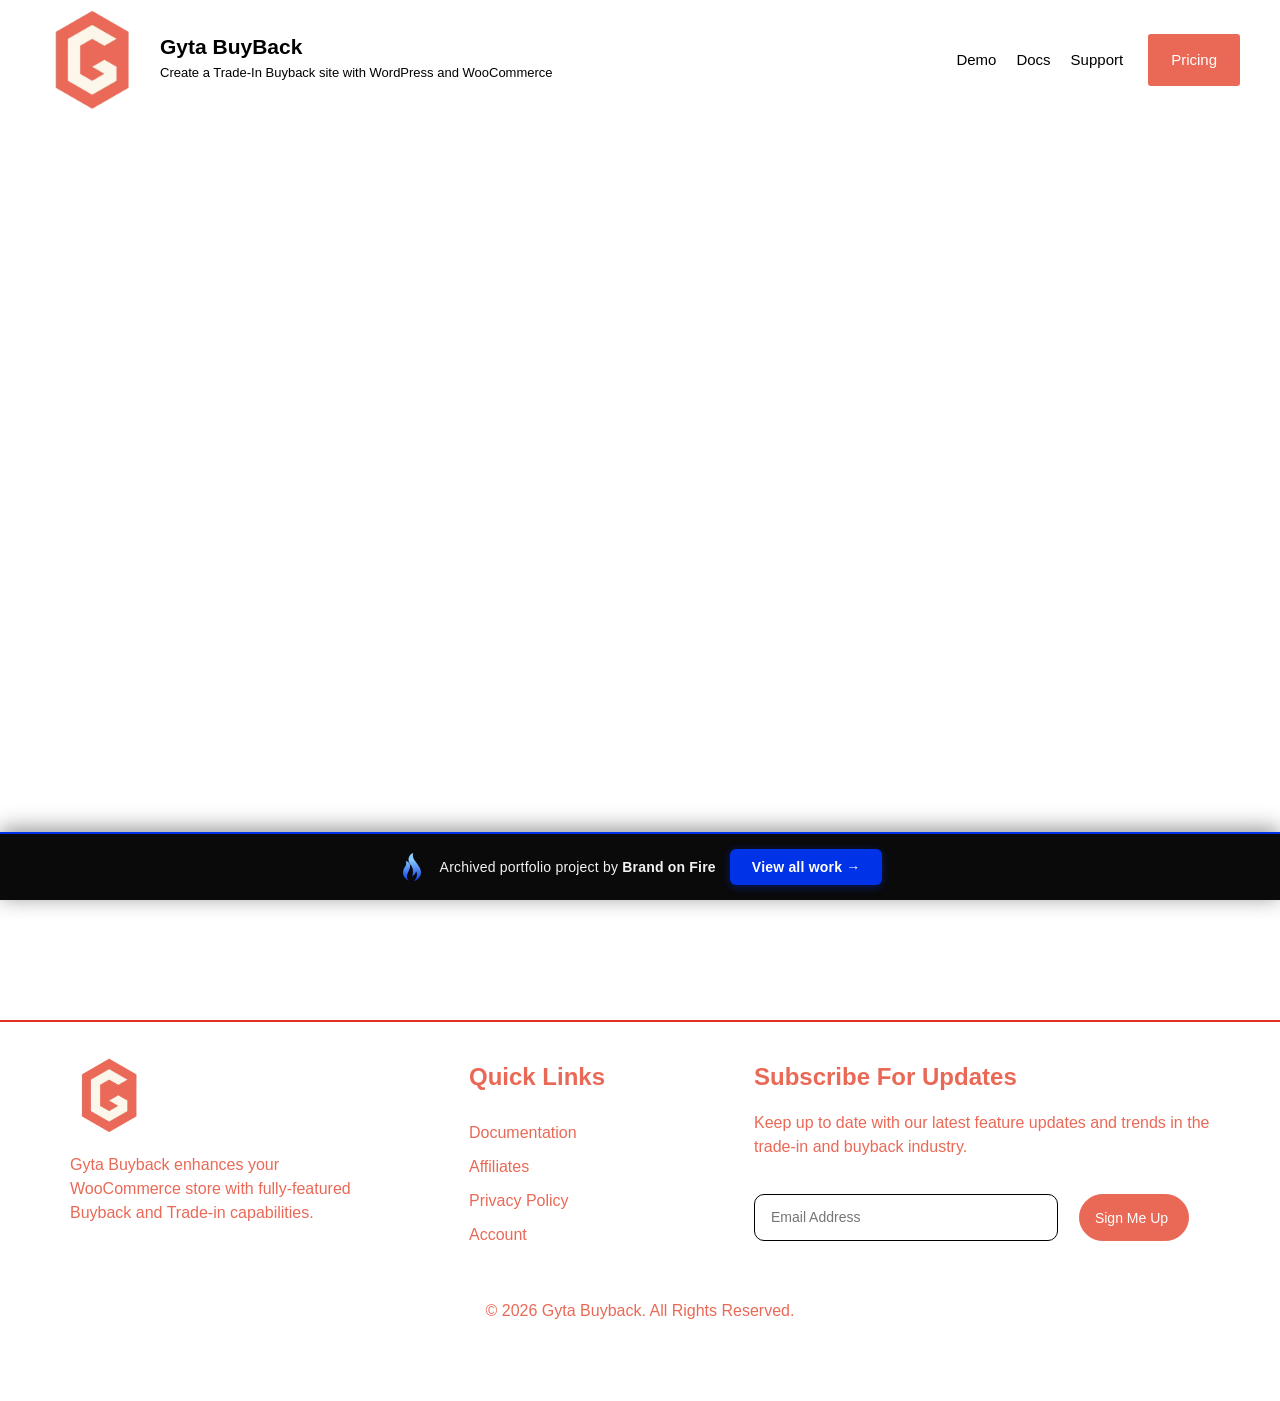
<file: account/index.html>
<!doctype html><html lang="en-US" class=" js flexbox flexboxlegacy canvas canvastext webgl no-touch geolocation postmessage no-websqldatabase indexeddb hashchange history draganddrop websockets rgba hsla multiplebgs backgroundsize borderimage borderradius boxshadow textshadow opacity cssanimations csscolumns cssgradients cssreflections csstransforms csstransforms3d csstransitions fontface generatedcontent video audio localstorage sessionstorage webworkers no-applicationcache svg inlinesvg smil svgclippaths" data-bofp="0"><head><meta charset="UTF-8"><meta name="viewport" content="width=device-width, initial-scale=1.0, viewport-fit=cover">		<meta name="robots" content="index, follow, max-image-preview:large, max-snippet:-1, max-video-preview:-1"><title>Account - Gyta BuyBack</title><meta property="og:locale" content="en_US"><meta property="og:type" content="article"><meta property="og:title" content="Account - Gyta BuyBack"><meta property="og:url" content="/account/"><meta property="og:site_name" content="Gyta BuyBack"><meta property="article:modified_time" content="2025-02-06T16:27:29+00:00"><meta name="twitter:card" content="summary_large_image"><meta name="generator" content="Elementor 4.1.1; features: e_font_icon_svg, additional_custom_breakpoints; settings: css_print_method-external, google_font-enabled, font_display-swap"><meta name="msapplication-TileImage" content="/wp-content/uploads/2021/02/cropped-Gyta-Buyback-Logo-270x270.png"><link rel="stylesheet" href="../style.css"><style>[data-bofp="1"]{background-color:rgb(255, 255, 255)!important;color:rgb(118, 118, 118)!important}[data-bofp="2"]{background-color:rgba(0, 0, 0, 0.004)!important;color:rgb(118, 118, 118)!important}</style><meta name="robots" content="noindex, nofollow"><style id="bof-noform">form,form *,fieldset,fieldset *,input,textarea,select,label.fusion-form-label,.wpcf7,.wpcf7 *,.fusion-form,.fusion-form *,.fusion-contact-form,.fusion-contact-form *,.elementor-form,.elementor-form *,.gform_wrapper,.gform_wrapper *,[class*="contact-form"],[class*="contact-form"] *,[id*="contact-form"],[id*="contact-form"] *{pointer-events:none!important;cursor:default!important;-webkit-user-select:none!important;user-select:none!important}</style></head><body data-rsssl="1" class="wp-singular page-template-default page page-id-297 wp-custom-logo wp-theme-shuttle wp-child-theme-shuttle-webusiness-child layout-sidebar-none intro-on layout-responsive header-style1 group-blog elementor-default elementor-kit-589 elementor-page elementor-page-297 e--ua-blink e--ua-mac e--ua-webkit" data-elementor-device-mode="desktop" data-bofp="1"><header data-elementor-type="header" data-elementor-id="611" class="elementor elementor-611 elementor-location-header" data-elementor-post-type="elementor_library"><div class="elementor-element elementor-element-45c64a5 e-con-full e-flex e-con e-parent e-lazyloaded" data-id="45c64a5" data-element_type="container" data-e-type="container"><div class="elementor-element elementor-element-fabeea9 elementor-widget elementor-widget-theme-site-logo elementor-widget-image" data-id="fabeea9" data-element_type="widget" data-e-type="widget" data-widget_type="theme-site-logo.default"><div class="elementor-widget-container"><a href="../index.html"><img width="512" height="512" src="../_a/389a8d2b90c3.webp" class="attachment-full size-full wp-image-447" alt="">				</a></div></div><div class="elementor-element elementor-element-c1680e2 e-con-full e-flex e-con e-child" data-id="c1680e2" data-element_type="container" data-e-type="container"><div class="elementor-element elementor-element-7ec3f3c elementor-widget elementor-widget-theme-site-title elementor-widget-heading" data-id="7ec3f3c" data-element_type="widget" data-e-type="widget" data-widget_type="theme-site-title.default"><div class="elementor-widget-container"><h2 class="elementor-heading-title elementor-size-default"><a href="../index.html">Gyta BuyBack</a></h2>				</div></div><div class="elementor-element elementor-element-7173f08 elementor-widget elementor-widget-text-editor" data-id="7173f08" data-element_type="widget" data-e-type="widget" data-widget_type="text-editor.default"><div class="elementor-widget-container"><p>Create a Trade-In Buyback site with WordPress and WooCommerce</p>								</div></div></div><div class="elementor-element elementor-element-adf65f2 elementor-nav-menu__align-end elementor-nav-menu--stretch elementor-nav-menu__text-align-center elementor-nav-menu--dropdown-tablet elementor-nav-menu--toggle elementor-nav-menu--burger elementor-widget elementor-widget-nav-menu" data-id="adf65f2" data-element_type="widget" data-e-type="widget" data-settings="{&quot;full_width&quot;:&quot;stretch&quot;,&quot;layout&quot;:&quot;horizontal&quot;,&quot;submenu_icon&quot;:{&quot;value&quot;:&quot;&lt;svg aria-hidden=\&quot;true\&quot; class=\&quot;e-font-icon-svg e-fas-caret-down\&quot; viewBox=\&quot;0 0 320 512\&quot; xmlns=\&quot;http:\/\/www.w3.org\/2000\/svg\&quot;&gt;&lt;path d=\&quot;M31.3 192h257.3c17.8 0 26.7 21.5 14.1 34.1L174.1 354.8c-7.8 7.8-20.5 7.8-28.3 0L17.2 226.1C4.6 213.5 13.5 192 31.3 192z\&quot;&gt;&lt;\/path&gt;&lt;\/svg&gt;&quot;,&quot;library&quot;:&quot;fa-solid&quot;},&quot;toggle&quot;:&quot;burger&quot;}" data-widget_type="nav-menu.default"><div class="elementor-widget-container"><nav aria-label="Menu" class="elementor-nav-menu--main elementor-nav-menu__container elementor-nav-menu--layout-horizontal e--pointer-underline e--animation-fade"><ul id="menu-1-adf65f2" class="elementor-nav-menu" data-smartmenus-id="17822819827613594"><li class="menu-item menu-item-type-custom menu-item-object-custom menu-item-956"><a target="_blank" class="elementor-item">Demo</a></li><li class="menu-item menu-item-type-custom menu-item-object-custom menu-item-997"><a target="_blank" class="elementor-item">Docs</a></li><li class="menu-item menu-item-type-post_type menu-item-object-page menu-item-682"><a href="../support/index.html" class="elementor-item">Support</a></li><li class="pricing-button menu-item menu-item-type-custom menu-item-object-custom menu-item-home menu-item-879"><a href="../index.html" class="elementor-item elementor-item-anchor">Pricing</a></li></ul>			</nav><div class="elementor-menu-toggle" role="button" tabindex="0" aria-label="Menu Toggle" aria-expanded="false" style=""><svg aria-hidden="true" role="presentation" class="elementor-menu-toggle__icon--open e-font-icon-svg e-eicon-menu-bar" viewBox="0 0 1000 1000" xmlns="http://www.w3.org/2000/svg"><path d="M104 333H896C929 333 958 304 958 271S929 208 896 208H104C71 208 42 237 42 271S71 333 104 333ZM104 583H896C929 583 958 554 958 521S929 458 896 458H104C71 458 42 487 42 521S71 583 104 583ZM104 833H896C929 833 958 804 958 771S929 708 896 708H104C71 708 42 737 42 771S71 833 104 833Z"></path></svg><svg aria-hidden="true" role="presentation" class="elementor-menu-toggle__icon--close e-font-icon-svg e-eicon-close" viewBox="0 0 1000 1000" xmlns="http://www.w3.org/2000/svg"><path d="M742 167L500 408 258 167C246 154 233 150 217 150 196 150 179 158 167 167 154 179 150 196 150 212 150 229 154 242 171 254L408 500 167 742C138 771 138 800 167 829 196 858 225 858 254 829L496 587 738 829C750 842 767 846 783 846 800 846 817 842 829 829 842 817 846 804 846 783 846 767 842 750 829 737L588 500 833 258C863 229 863 200 833 171 804 137 775 137 742 167Z"></path></svg>		</div><nav class="elementor-nav-menu--dropdown elementor-nav-menu__container" aria-hidden="true" style="top: 50.5938px; width: 1366px; left: 0px; --menu-height: 0;"><ul id="menu-2-adf65f2" class="elementor-nav-menu" data-smartmenus-id="1782281982762771"><li class="menu-item menu-item-type-custom menu-item-object-custom menu-item-956"><a target="_blank" class="elementor-item" tabindex="-1">Demo</a></li><li class="menu-item menu-item-type-custom menu-item-object-custom menu-item-997"><a target="_blank" class="elementor-item" tabindex="-1">Docs</a></li><li class="menu-item menu-item-type-post_type menu-item-object-page menu-item-682"><a href="../support/index.html" class="elementor-item" tabindex="-1">Support</a></li><li class="pricing-button menu-item menu-item-type-custom menu-item-object-custom menu-item-home menu-item-879"><a href="../index.html" class="elementor-item elementor-item-anchor" tabindex="-1">Pricing</a></li></ul>			</nav></div></div></div></header><article id="post-297" class="post-297 page type-page status-publish hentry"><div data-elementor-type="wp-page" data-elementor-id="297" class="elementor elementor-297" data-elementor-post-type="page"><div class="elementor-element elementor-element-1f1ed6ae e-flex e-con-boxed e-con e-parent e-lazyloaded" data-id="1f1ed6ae" data-element_type="container" data-e-type="container"><div class="e-con-inner"><div class="elementor-element elementor-element-4b3a0a0 elementor-widget elementor-widget-shortcode" data-id="4b3a0a0" data-element_type="widget" data-e-type="widget" data-widget_type="shortcode.default"><div class="elementor-widget-container"><div class="elementor-shortcode"><div id="fs_dashboard_container" style="position: fixed; inset: 130px 0px 0px; z-index: 2;"><div id="loader_42b5c3db-39a3-5ce7-5b9f-533b30ba30db" style="position: absolute; z-index: 2147483647; width: 100%; height: 100%; inset: 0px; text-align: left; background: rgba(0, 0, 0, 0.6); display: none;">                <img src="../_a/476457c7c7e4.gif" alt="Loading animation" style="                position: absolute;                top: 40%;                left: 50%;                margin-left: -25px;                background: #fff;                padding: 10px;                border-radius: 50%;                box-shadow: 2px 2px 2px rgba(0,0,0,0.1);                ">                </div></div></div></div></div></div></div></div></article><footer data-elementor-type="footer" data-elementor-id="965" class="elementor elementor-965 elementor-location-footer" data-elementor-post-type="elementor_library"><div class="elementor-element elementor-element-4ca2301e e-flex e-con-boxed e-con e-parent e-lazyloaded" data-id="4ca2301e" data-element_type="container" data-e-type="container"><div class="e-con-inner"><div class="elementor-element elementor-element-41f9518e e-con-full e-flex e-con e-child" data-id="41f9518e" data-element_type="container" data-e-type="container"><div class="elementor-element elementor-element-4d8194e8 elementor-widget elementor-widget-image" data-id="4d8194e8" data-element_type="widget" data-e-type="widget" data-widget_type="image.default"><div class="elementor-widget-container"><img width="512" height="512" src="../_a/389a8d2b90c3.webp" class="attachment-full size-full wp-image-447" alt="">															</div></div><div class="elementor-element elementor-element-24c357ec elementor-widget elementor-widget-text-editor" data-id="24c357ec" data-element_type="widget" data-e-type="widget" data-widget_type="text-editor.default"><div class="elementor-widget-container"><p>Gyta Buyback enhances your WooCommerce store with fully-featured Buyback and Trade-in capabilities.</p>								</div></div></div><div class="elementor-element elementor-element-33b54bd5 e-con-full e-flex e-con e-child" data-id="33b54bd5" data-element_type="container" data-e-type="container"><div class="elementor-element elementor-element-44d85bf9 elementor-widget elementor-widget-heading" data-id="44d85bf9" data-element_type="widget" data-e-type="widget" data-widget_type="heading.default"><div class="elementor-widget-container"><h4 class="elementor-heading-title elementor-size-default">quick links</h4>				</div></div><div class="elementor-element elementor-element-3154be63 elementor-nav-menu--dropdown-none elementor-widget elementor-widget-nav-menu" data-id="3154be63" data-element_type="widget" data-e-type="widget" data-settings="{&quot;layout&quot;:&quot;vertical&quot;,&quot;submenu_icon&quot;:{&quot;value&quot;:&quot;&lt;svg aria-hidden=\&quot;true\&quot; class=\&quot;e-font-icon-svg e-fas-caret-down\&quot; viewBox=\&quot;0 0 320 512\&quot; xmlns=\&quot;http:\/\/www.w3.org\/2000\/svg\&quot;&gt;&lt;path d=\&quot;M31.3 192h257.3c17.8 0 26.7 21.5 14.1 34.1L174.1 354.8c-7.8 7.8-20.5 7.8-28.3 0L17.2 226.1C4.6 213.5 13.5 192 31.3 192z\&quot;&gt;&lt;\/path&gt;&lt;\/svg&gt;&quot;,&quot;library&quot;:&quot;fa-solid&quot;}}" data-widget_type="nav-menu.default"><div class="elementor-widget-container"><nav aria-label="Menu" class="elementor-nav-menu--main elementor-nav-menu__container elementor-nav-menu--layout-vertical e--pointer-none"><ul id="menu-1-3154be63" class="elementor-nav-menu sm-vertical" data-smartmenus-id="17822819827677732"><li class="menu-item menu-item-type-post_type menu-item-object-page menu-item-122"><a href="../documentation-overview/index.html" class="elementor-item">Documentation</a></li><li class="menu-item menu-item-type-post_type menu-item-object-page menu-item-376"><a href="../affiliate-signup/index.html" class="elementor-item">Affiliates</a></li><li class="menu-item menu-item-type-post_type menu-item-object-page menu-item-privacy-policy menu-item-277"><a rel="privacy-policy" href="../privacy-policy/index.html" class="elementor-item">Privacy Policy</a></li><li class="menu-item menu-item-type-post_type menu-item-object-page current-menu-item page_item page-item-297 current_page_item menu-item-300"><a href="../account/index.html" aria-current="page" class="elementor-item elementor-item-active">Account</a></li></ul>			</nav><nav class="elementor-nav-menu--dropdown elementor-nav-menu__container" aria-hidden="true" style="--menu-height: 0;"><ul id="menu-2-3154be63" class="elementor-nav-menu sm-vertical" data-smartmenus-id="17822819827686775"><li class="menu-item menu-item-type-post_type menu-item-object-page menu-item-122"><a href="../documentation-overview/index.html" class="elementor-item" tabindex="-1">Documentation</a></li><li class="menu-item menu-item-type-post_type menu-item-object-page menu-item-376"><a href="../affiliate-signup/index.html" class="elementor-item" tabindex="-1">Affiliates</a></li><li class="menu-item menu-item-type-post_type menu-item-object-page menu-item-privacy-policy menu-item-277"><a rel="privacy-policy" href="../privacy-policy/index.html" class="elementor-item" tabindex="-1">Privacy Policy</a></li><li class="menu-item menu-item-type-post_type menu-item-object-page current-menu-item page_item page-item-297 current_page_item menu-item-300"><a href="../account/index.html" aria-current="page" class="elementor-item elementor-item-active" tabindex="-1">Account</a></li></ul>			</nav></div></div></div><div class="elementor-element elementor-element-51bfe855 e-con-full e-flex e-con e-child" data-id="51bfe855" data-element_type="container" data-e-type="container"><div class="elementor-element elementor-element-67031e0 elementor-widget elementor-widget-heading" data-id="67031e0" data-element_type="widget" data-e-type="widget" data-widget_type="heading.default"><div class="elementor-widget-container"><h4 class="elementor-heading-title elementor-size-default">Subscribe for Updates</h4>				</div></div><div class="elementor-element elementor-element-17a2925f elementor-widget elementor-widget-text-editor" data-id="17a2925f" data-element_type="widget" data-e-type="widget" data-widget_type="text-editor.default"><div class="elementor-widget-container"><p>Keep up to date with our latest feature updates and trends in the trade-in and buyback industry.&nbsp;</p>								</div></div><div class="elementor-element elementor-element-33729eb2 elementor-button-align-center elementor-mobile-button-align-stretch elementor-widget elementor-widget-form" data-id="33729eb2" data-element_type="widget" data-e-type="widget" data-settings="{&quot;step_next_label&quot;:&quot;Next&quot;,&quot;step_previous_label&quot;:&quot;Previous&quot;,&quot;button_width&quot;:&quot;33&quot;,&quot;button_width_tablet&quot;:&quot;30&quot;,&quot;step_type&quot;:&quot;number_text&quot;,&quot;step_icon_shape&quot;:&quot;circle&quot;}" data-widget_type="form.default"><div class="elementor-widget-container"><form class="elementor-form" method="post" name="Newsletter Form" aria-label="Newsletter Form"><input type="hidden" name="post_id" value="965"><input type="hidden" name="form_id" value="33729eb2"><input type="hidden" name="referer_title" value="Gyta BuyBack | WooCommerce Trade-in and Buyback System"><input type="hidden" name="queried_id" value="693"><div class="elementor-form-fields-wrapper elementor-labels-"><div class="elementor-field-type-email elementor-field-group elementor-column elementor-field-group-email elementor-col-66 elementor-md-70 elementor-field-required"><label for="form-field-email" class="elementor-field-label elementor-screen-only">
								Email							</label><input size="1" type="email" name="form_fields[email]" id="form-field-email" class="elementor-field elementor-size-md  elementor-field-textual" placeholder="Email Address" required="required"></div><div class="elementor-field-group elementor-column elementor-field-type-submit elementor-col-33 e-form__buttons elementor-md-30"><button class="elementor-button elementor-size-md" type="submit"><span class="elementor-button-content-wrapper"><span class="elementor-button-text">Sign Me Up</span></span></button></div></div></form></div></div></div></div></div><div class="elementor-element elementor-element-5c120c7c e-flex e-con-boxed e-con e-parent" data-id="5c120c7c" data-element_type="container" data-e-type="container"><div class="e-con-inner"><div class="elementor-element elementor-element-42c38a2 elementor-widget elementor-widget-text-editor" data-id="42c38a2" data-element_type="widget" data-e-type="widget" data-widget_type="text-editor.default"><div class="elementor-widget-container">
									© 2026 Gyta Buyback. All Rights Reserved.								</div></div></div></div></footer><span id="elementor-device-mode" class="elementor-screen-only"></span><svg style="display: none;" class="e-font-icon-svg-symbols"></svg><!-- bof-portfolio-bar --><a href="https://brandonfire.com/portfolio/" id="bof-portfolio-bar" rel="noopener" style="position:fixed;left:0;right:0;bottom:0;z-index:2147483647;display:flex;align-items:center;justify-content:center;gap:14px;flex-wrap:wrap;background:#0a0a0a;color:#ffffff !important;font-family:Inter,-apple-system,BlinkMacSystemFont,'Segoe UI',Roboto,Helvetica,Arial,sans-serif;font-size:14px;font-weight:500;line-height:1;letter-spacing:.2px;padding:15px 18px;text-decoration:none !important;box-shadow:0 -3px 22px rgba(0,0,0,.45);border-top:2px solid #0033e7;box-sizing:border-box;"><img src="[data-uri]" alt="" width="28" height="28" style="display:block;flex:0 0 auto;width:28px;height:28px;"><span style="opacity:.95;color:#fff;">Archived portfolio project by <strong style="font-weight:700;color:#fff;">Brand&nbsp;on&nbsp;Fire</strong></span><span style="background:#0033e7;color:#fff;padding:11px 22px;border-radius:6px;font-weight:700;font-size:14px;white-space:nowrap;box-shadow:0 2px 10px rgba(0,51,231,.4);">View&nbsp;all&nbsp;work&nbsp;&rarr;</span></a><script>(function(){function p(){var b=document.getElementById("bof-portfolio-bar");if(b&&document.body)document.body.style.setProperty("padding-bottom",b.offsetHeight+"px","important");}if(document.readyState!=="loading")p();else document.addEventListener("DOMContentLoaded",p);window.addEventListener("resize",p);})();</script><!-- /bof-portfolio-bar --></body></html>
</file>
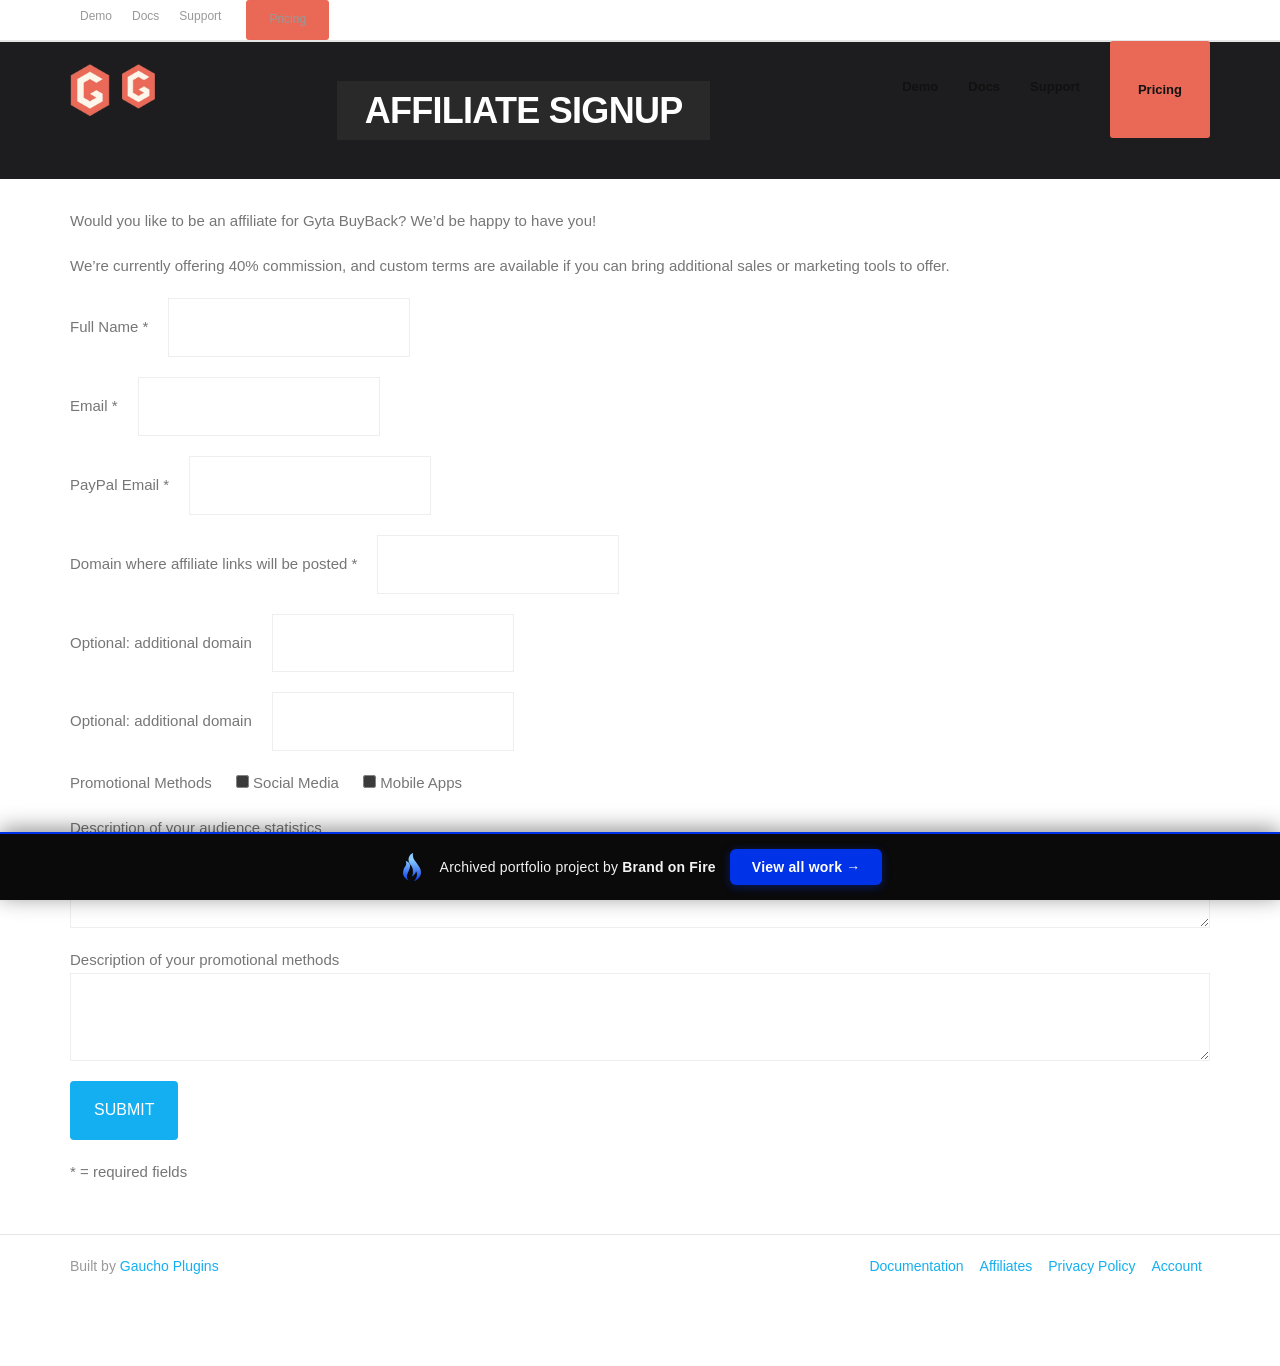
<file: affiliate-signup/index.html>
<!doctype html><html lang="en-US" class=" js flexbox flexboxlegacy canvas canvastext webgl no-touch geolocation postmessage no-websqldatabase indexeddb hashchange history draganddrop websockets rgba hsla multiplebgs backgroundsize borderimage borderradius boxshadow textshadow opacity cssanimations csscolumns cssgradients cssreflections csstransforms csstransforms3d csstransitions fontface generatedcontent video audio localstorage sessionstorage webworkers no-applicationcache svg inlinesvg smil svgclippaths" data-bofp="0"><head><meta charset="UTF-8"><meta name="viewport" content="width=device-width"><meta name="robots" content="index, follow, max-image-preview:large, max-snippet:-1, max-video-preview:-1"><title>Affiliate Signup - Gyta BuyBack</title><meta property="og:locale" content="en_US"><meta property="og:type" content="article"><meta property="og:title" content="Affiliate Signup - Gyta BuyBack"><meta property="og:description" content="Would you like to be an affiliate for Gyta BuyBack? We’d be happy to have you! We’re currently offering 40% commission, and custom terms are available if you can bring additional sales or marketing tools to offer."><meta property="og:url" content="/affiliate-signup/"><meta property="og:site_name" content="Gyta BuyBack"><meta property="article:modified_time" content="2021-01-17T17:15:56+00:00"><meta name="twitter:card" content="summary_large_image"><meta name="generator" content="Elementor 4.1.1; features: e_font_icon_svg, additional_custom_breakpoints; settings: css_print_method-external, google_font-enabled, font_display-swap"><meta name="msapplication-TileImage" content="/wp-content/uploads/2021/02/cropped-Gyta-Buyback-Logo-270x270.png"><link rel="stylesheet" href="../style.css"><style>[data-bofp="1"]{background-color:rgb(255, 255, 255)!important;color:rgb(118, 118, 118)!important}[data-bofp="2"]{background-color:rgb(255, 255, 255)!important;color:rgb(118, 118, 118)!important}[data-bofp="3"]{background-color:rgb(255, 255, 255)!important;color:rgb(118, 118, 118)!important}[data-bofp="4"]{background-color:rgb(29, 29, 31)!important;color:rgb(118, 118, 118)!important}[data-bofp="5"]{background-color:rgb(255, 255, 255)!important;color:rgb(118, 118, 118)!important}[data-bofp="6"]{background-color:rgb(255, 255, 255)!important;color:rgb(118, 118, 118)!important}[data-bofp="7"]{background-color:rgb(255, 255, 255)!important;color:rgb(153, 153, 153)!important}</style><meta name="robots" content="noindex, nofollow"><style id="bof-noform">form,form *,fieldset,fieldset *,input,textarea,select,label.fusion-form-label,.wpcf7,.wpcf7 *,.fusion-form,.fusion-form *,.fusion-contact-form,.fusion-contact-form *,.elementor-form,.elementor-form *,.gform_wrapper,.gform_wrapper *,[class*="contact-form"],[class*="contact-form"] *,[id*="contact-form"],[id*="contact-form"] *{pointer-events:none!important;cursor:default!important;-webkit-user-select:none!important;user-select:none!important}</style></head><body data-rsssl="1" class="wp-singular page-template-default page page-id-371 wp-custom-logo wp-theme-shuttle wp-child-theme-shuttle-webusiness-child layout-sidebar-none intro-on layout-responsive header-style1 group-blog elementor-default elementor-kit-589" data-bofp="1"><div id="body-core" class="hfeed site" data-bofp="2"><a class="skip-link screen-reader-text" href="#content">Skip to content</a><header><div id="site-header"><div id="pre-header"><div class="wrap-safari"><div id="pre-header-core" class="main-navigation"><div id="pre-header-links-inner" class="header-links"><ul id="menu-main-menu" class="menu"><li id="menu-item-956" class="menu-item menu-item-type-custom menu-item-object-custom menu-item-956"><a target="_blank">Demo</a></li><li id="menu-item-997" class="menu-item menu-item-type-custom menu-item-object-custom menu-item-997"><a target="_blank">Docs</a></li><li id="menu-item-682" class="menu-item menu-item-type-post_type menu-item-object-page menu-item-682"><a href="../support/index.html">Support</a></li><li id="menu-item-879" class="pricing-button menu-item menu-item-type-custom menu-item-object-custom menu-item-home menu-item-879"><a href="../index.html">Pricing</a></li></ul></div></div></div></div><div id="header" data-bofp="3"><div id="header-core"><div id="logo"><a href="../index.html" class="custom-logo-link" rel="home"><img width="512" height="512" src="../_a/389a8d2b90c3.webp" class="custom-logo" alt="Gyta BuyBack" decoding="async"></a>			</div><div id="header-links" class="main-navigation"><div id="header-links-inner" class="header-links"><ul id="menu-main-menu-1" class="menu"><li id="menu-item-956" class="menu-item menu-item-type-custom menu-item-object-custom"><a target="_blank"><span>Demo</span></a></li><li id="menu-item-997" class="menu-item menu-item-type-custom menu-item-object-custom"><a target="_blank"><span>Docs</span></a></li><li id="menu-item-682" class="menu-item menu-item-type-post_type menu-item-object-page"><a href="../support/index.html"><span>Support</span></a></li><li id="menu-item-879" class="pricing-button menu-item menu-item-type-custom menu-item-object-custom menu-item-home"><a href="../index.html"><span>Pricing</span></a></li></ul></div></div><div id="header-nav"><a class="btn-navbar" data-toggle="collapse" data-target=".nav-collapse" tabindex="0"><span class="icon-bar"></span><span class="icon-bar"></span><span class="icon-bar"></span></a></div></div></div><div id="header-responsive"><div id="header-responsive-inner" class="responsive-links nav-collapse collapse"><ul id="menu-main-menu-2" class=""><li id="res-menu-item-956" class="menu-item menu-item-type-custom menu-item-object-custom"><a target="_blank"><span>Demo</span></a></li><li id="res-menu-item-997" class="menu-item menu-item-type-custom menu-item-object-custom"><a target="_blank"><span>Docs</span></a></li><li id="res-menu-item-682" class="menu-item menu-item-type-post_type menu-item-object-page"><a href="../support/index.html"><span>Support</span></a></li><li id="res-menu-item-879" class="pricing-button menu-item menu-item-type-custom menu-item-object-custom menu-item-home"><a href="../index.html"><span>Pricing</span></a></li></ul></div></div><div id="intro" class="option1" data-bofp="4"><div class="wrap-safari"><div id="intro-core"><h1 class="page-title"><span>Affiliate Signup</span></h1></div></div></div></div></header><div id="content"><div id="content-core"><div id="main"><div id="main-core"><article id="post-371" class="post-371 page type-page status-publish hentry"><p class="wp-block-paragraph">Would you like to be an affiliate for Gyta BuyBack?  We’d be happy to have you!</p><p class="wp-block-paragraph">We’re currently offering 40% commission, and custom terms are available if you can bring additional sales or marketing tools to offer.</p><p class="wp-block-paragraph"></p><form method="post" id="asfff-form">	<input type="hidden" name="command" value="asfff_submission">	<input type="hidden" name="productid" value="7554">	<input type="hidden" name="affiliateprogramtermsid" value="940">    <p><label>Full Name *</label><input type="text" name="full_name" value=""></p>    <p><label>Email *</label><input type="text" name="email" value=""></p>    <p><label>PayPal Email *</label><input type="text" name="paypal_email" value=""></p>    <p><label>Domain where affiliate links will be posted *</label><input type="text" name="domain1" value=""></p>    <p><label>Optional: additional domain</label><input type="text" name="domain2" value=""></p>    <p><label>Optional: additional domain</label><input type="text" name="domain3" value=""></p>    <p><label>Promotional Methods</label><label>    <input type="checkbox" name="promotional_methods[]" value="social_media">    Social Media</label><label>    <input type="checkbox" name="promotional_methods[]" value="mobile_apps">    Mobile Apps</label>    </p><p><label> Description of your audience statistics</label><textarea name="stats_description" data-bofp="5"></textarea></p>    <p><label> Description of your promotional methods</label><textarea name="promotion_method_description" data-bofp="6"></textarea></p>    <p>        <input type="submit" name="submit" value="Submit">    </p>    <p>* = required fields</p></form><p></p></article></div></div></div></div><footer><div id="sub-footer" data-bofp="7"><div id="sub-footer-core"><div class="copyright">
				Built by <a target="_blank">Gaucho Plugins</a></div><div id="footer-menu" class="sub-footer-links"><ul id="menu-footer-menu" class="menu"><li id="menu-item-122" class="menu-item menu-item-type-post_type menu-item-object-page menu-item-122"><a href="../documentation-overview/index.html">Documentation</a></li><li id="menu-item-376" class="menu-item menu-item-type-post_type menu-item-object-page current-menu-item page_item page-item-371 current_page_item menu-item-376"><a href="../affiliate-signup/index.html" aria-current="page">Affiliates</a></li><li id="menu-item-277" class="menu-item menu-item-type-post_type menu-item-object-page menu-item-privacy-policy menu-item-277"><a rel="privacy-policy" href="../privacy-policy/index.html">Privacy Policy</a></li><li id="menu-item-300" class="menu-item menu-item-type-post_type menu-item-object-page menu-item-300"><a href="../account/index.html">Account</a></li></ul></div></div></div></footer></div><!-- bof-portfolio-bar --><a href="https://brandonfire.com/portfolio/" id="bof-portfolio-bar" rel="noopener" style="position:fixed;left:0;right:0;bottom:0;z-index:2147483647;display:flex;align-items:center;justify-content:center;gap:14px;flex-wrap:wrap;background:#0a0a0a;color:#ffffff !important;font-family:Inter,-apple-system,BlinkMacSystemFont,'Segoe UI',Roboto,Helvetica,Arial,sans-serif;font-size:14px;font-weight:500;line-height:1;letter-spacing:.2px;padding:15px 18px;text-decoration:none !important;box-shadow:0 -3px 22px rgba(0,0,0,.45);border-top:2px solid #0033e7;box-sizing:border-box;"><img src="[data-uri]" alt="" width="28" height="28" style="display:block;flex:0 0 auto;width:28px;height:28px;"><span style="opacity:.95;color:#fff;">Archived portfolio project by <strong style="font-weight:700;color:#fff;">Brand&nbsp;on&nbsp;Fire</strong></span><span style="background:#0033e7;color:#fff;padding:11px 22px;border-radius:6px;font-weight:700;font-size:14px;white-space:nowrap;box-shadow:0 2px 10px rgba(0,51,231,.4);">View&nbsp;all&nbsp;work&nbsp;&rarr;</span></a><script>(function(){function p(){var b=document.getElementById("bof-portfolio-bar");if(b&&document.body)document.body.style.setProperty("padding-bottom",b.offsetHeight+"px","important");}if(document.readyState!=="loading")p();else document.addEventListener("DOMContentLoaded",p);window.addEventListener("resize",p);})();</script><!-- /bof-portfolio-bar --></body></html>
</file>
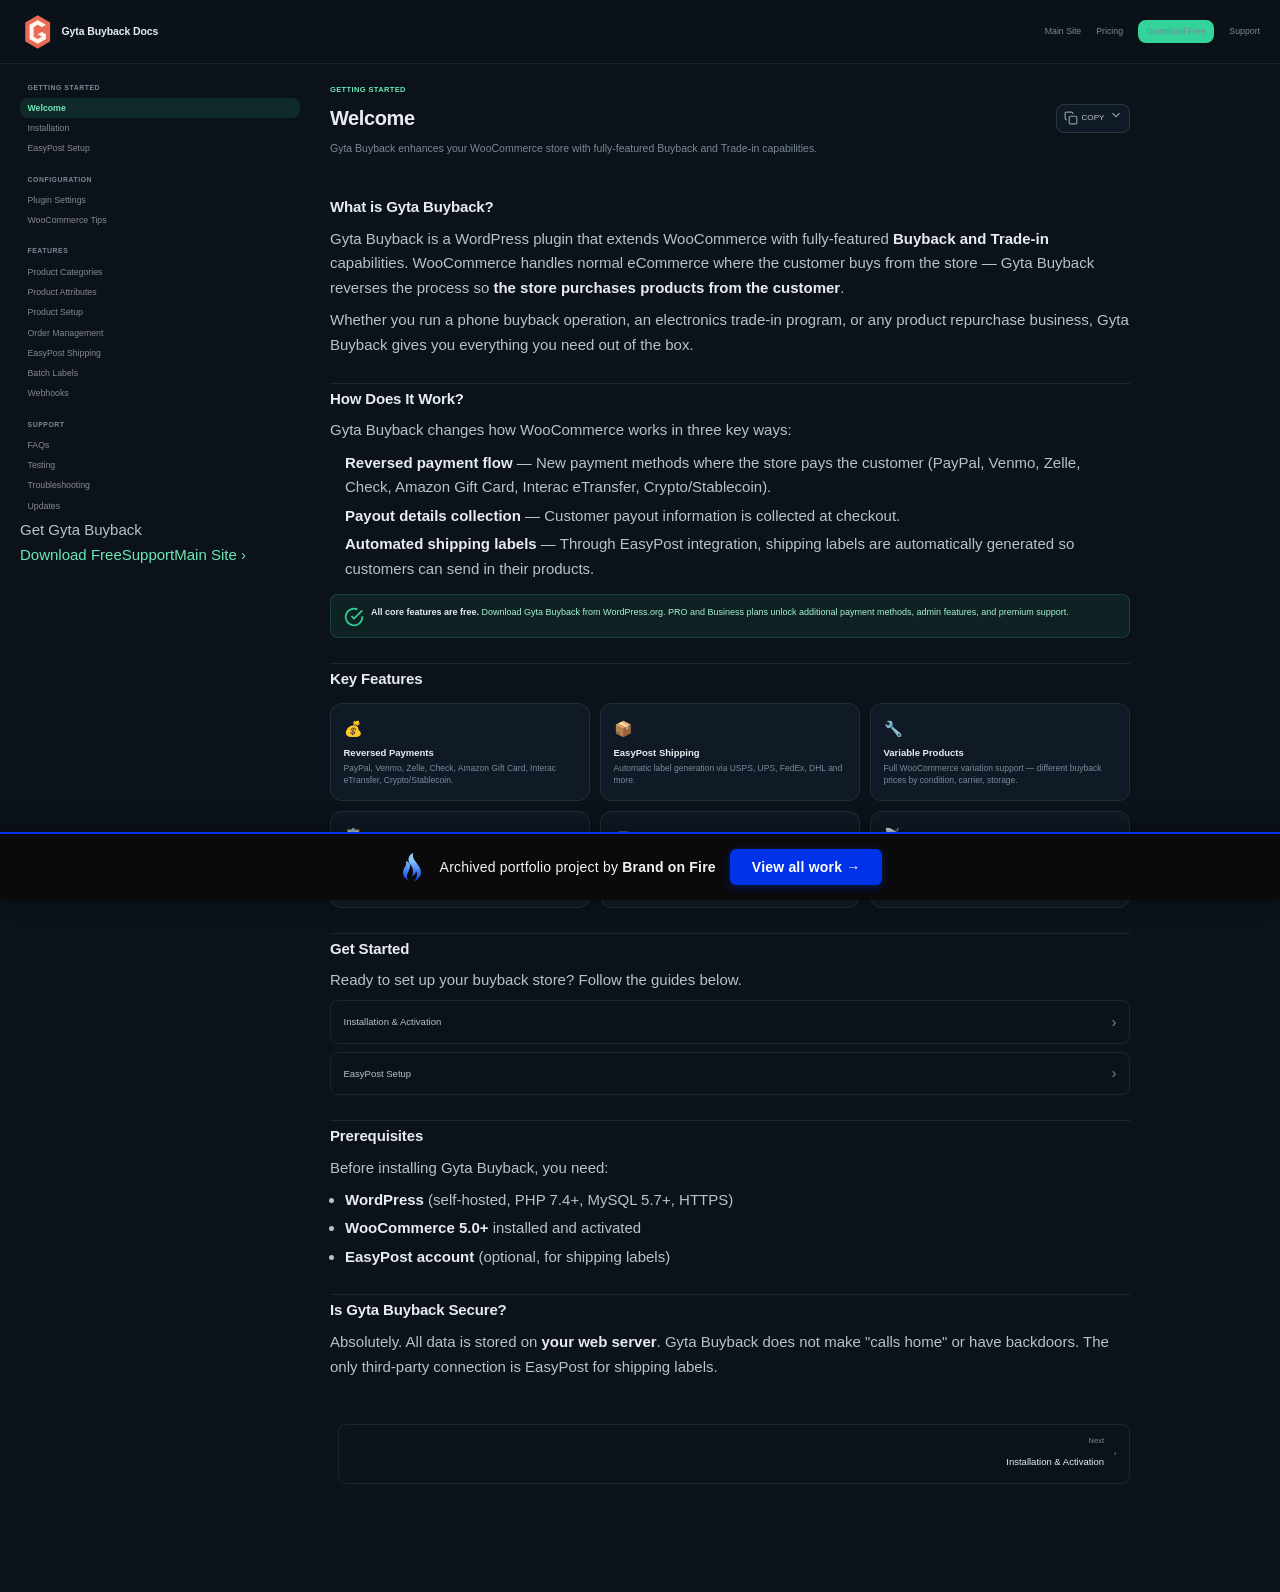
<file: documentation-overview/index.html>
<!doctype html><html lang="en" data-bofp="0"><head><meta charset="UTF-8"><meta name="viewport" content="width=device-width, initial-scale=1.0"><title>Welcome — Gyta Buyback Docs</title><meta name="description" content="Gyta Buyback enhances your WooCommerce store with fully-featured Buyback and Trade-in capabilities."><meta name="gp-docs-mcp" content="https://docs.gytabuyback.com/mcp"><link rel="stylesheet" href="../style.css"><style>[data-bofp="1"]{background-color:rgb(11, 18, 25)!important;color:rgb(184, 194, 204)!important}[data-bofp="2"]{background-color:rgba(11, 18, 25, 0.88)!important;color:rgb(184, 194, 204)!important}[data-bofp="3"]{background-color:rgba(52, 211, 153, 0.08)!important;color:rgb(167, 243, 208)!important}</style><meta name="robots" content="noindex, nofollow"><style id="bof-noform">form,form *,fieldset,fieldset *,input,textarea,select,label.fusion-form-label,.wpcf7,.wpcf7 *,.fusion-form,.fusion-form *,.fusion-contact-form,.fusion-contact-form *,.elementor-form,.elementor-form *,.gform_wrapper,.gform_wrapper *,[class*="contact-form"],[class*="contact-form"] *,[id*="contact-form"],[id*="contact-form"] *{pointer-events:none!important;cursor:default!important;-webkit-user-select:none!important;user-select:none!important}</style></head><body data-bofp="1"><header class="site-header" data-bofp="2"><div class="header-inner"><div style="display:flex;align-items:center;gap:1rem"><button class="menu-toggle" aria-label="Open menu"><svg width="20" height="20" viewBox="0 0 24 24" fill="none" stroke="currentColor" stroke-width="2"><path d="M3 12h18M3 6h18M3 18h18"></path></svg></button><a href="../documentation-overview/index.html" class="header-logo"><div class="header-logo-icon"><img src="../_a/fd64a135f2eb.webp" alt="Gyta Buyback"></div><div class="header-logo-text">Gyta Buyback Docs</div></a></div><div class="header-links"><a href="../index.html" class="hide-mobile">Main Site</a><a href="../index.html" class="header-buy">Pricing</a><a class="header-download-btn">Download Free</a><a target="_blank" rel="noopener">Support</a></div></div></header><div class="sidebar-overlay"></div><div class="site-layout"><aside class="sidebar"><nav class="nav-group"><div class="nav-group-title">Getting Started</div><a href="../documentation-overview/index.html" class="nav-link active">Welcome</a><a href="#" class="nav-link">Installation</a><a href="#" class="nav-link">EasyPost Setup</a></nav><nav class="nav-group"><div class="nav-group-title">Configuration</div><a href="#" class="nav-link">Plugin Settings</a><a href="#" class="nav-link">WooCommerce Tips</a></nav><nav class="nav-group"><div class="nav-group-title">Features</div><a href="#" class="nav-link">Product Categories</a><a href="#" class="nav-link">Product Attributes</a><a href="#" class="nav-link">Product Setup</a><a href="#" class="nav-link">Order Management</a><a href="#" class="nav-link">EasyPost Shipping</a><a href="#" class="nav-link">Batch Labels</a><a href="#" class="nav-link">Webhooks</a></nav><nav class="nav-group"><div class="nav-group-title">Support</div><a href="#" class="nav-link">FAQs</a><a href="#" class="nav-link">Testing</a><a href="#" class="nav-link">Troubleshooting</a><a href="#" class="nav-link">Updates</a></nav><div class="sidebar-cta"><div class="sidebar-cta-label">Get Gyta Buyback</div><a class="cta-primary">Download Free</a><a class="cta-secondary" target="_blank" rel="noopener">Support</a><a href="../index.html" class="cta-tertiary">Main Site ›</a></div></aside><main class="main-content"><div class="page-header"><div class="page-header-main"><div class="breadcrumb"><a href="../documentation-overview/index.html">Getting Started</a></div><div class="page-title-row"><h1>Welcome</h1><div class="gp-contextual-wrap"><button type="button" class="gp-contextual-trigger" aria-expanded="false" aria-haspopup="true"><svg viewBox="0 0 24 24" fill="none" stroke="currentColor" stroke-width="2"><rect x="9" y="9" width="13" height="13" rx="2"></rect><path d="M5 15H4a2 2 0 0 1-2-2V4a2 2 0 0 1 2-2h9a2 2 0 0 1 2 2v1"></path></svg> <span>Copy</span> <span class="gp-chevron"><svg width="12" height="12" viewBox="0 0 24 24" fill="none" stroke="currentColor" stroke-width="2"><polyline points="6 9 12 15 18 9"></polyline></svg></span></button><div class="gp-contextual-menu" role="menu"><div class="gp-contextual-section"><button class="gp-contextual-item" type="button"><span class="gp-contextual-icon"><svg viewBox="0 0 24 24" fill="none" stroke="currentColor" stroke-width="2"><rect x="9" y="9" width="13" height="13" rx="2"></rect><path d="M5 15H4a2 2 0 0 1-2-2V4a2 2 0 0 1 2-2h9a2 2 0 0 1 2 2v1"></path></svg></span><span class="gp-contextual-text"><span class="gp-contextual-title">Copy page</span><span class="gp-contextual-desc">Copy page as Markdown for LLMs</span></span></button><a class="gp-contextual-item" type="undefined" href="#" target="_blank" rel="noopener noreferrer"><span class="gp-contextual-icon"><svg viewBox="0 0 24 24" fill="none" stroke="currentColor" stroke-width="2"><path d="M14 2H6a2 2 0 0 0-2 2v16a2 2 0 0 0 2 2h12a2 2 0 0 0 2-2V8z"></path><path d="M14 2v6h6M9 13h6M9 17h6"></path></svg></span><span class="gp-contextual-text"><span class="gp-contextual-title">View as Markdown<svg class="gp-contextual-external" viewBox="0 0 24 24" fill="none" stroke="currentColor" stroke-width="2"><path d="M18 13v6a2 2 0 0 1-2 2H5a2 2 0 0 1-2-2V8a2 2 0 0 1 2-2h6"></path><polyline points="15 3 21 3 21 9"></polyline><line x1="10" y1="14" x2="21" y2="3"></line></svg></span><span class="gp-contextual-desc">View this page as plain text</span></span></a></div><div class="gp-contextual-section"><button class="gp-contextual-item" type="button"><span class="gp-contextual-icon"><svg viewBox="0 0 24 24" fill="currentColor"><path d="M22.28 9.82a5.8 5.8 0 0 0-.52-4.74 5.86 5.86 0 0 0-6.31-2.82A5.86 5.86 0 0 0 11.08.82a5.87 5.87 0 0 0-5.58 4.05A5.86 5.86 0 0 0 .82 9.82a5.8 5.8 0 0 0 .72 6.84 5.86 5.86 0 0 0 6.31 2.82 5.86 5.86 0 0 0 4.37 1.84 5.87 5.87 0 0 0 5.58-4.05 5.86 5.86 0 0 0 4.68-3.23 5.8 5.8 0 0 0-.38-3.22zm-9.9 10.5a4.4 4.4 0 0 1-2.82-1.02l.14-.08 4.74-2.73a.77.77 0 0 0 .38-.66v-6.66l2 1.16a.07.07 0 0 1 .04.06v5.52a4.42 4.42 0 0 1-4.48 4.41zm-9.48-4.05a4.38 4.38 0 0 1-.52-2.95 4.4 4.4 0 0 1 2.28-3.24l.14.08 4.74 2.73a.77.77 0 0 0 .76 0l5.78-3.34v2.32a.07.07 0 0 1-.03.05l-4.78 2.76a4.42 4.42 0 0 1-4.37 0L2.9 13.38a4.36 4.36 0 0 1-.1-.11zm-1.14-9.9a4.4 4.4 0 0 1 2.32-1.94 4.42 4.42 0 0 1 3.38-.02l-.14.08-4.74 2.73a.77.77 0 0 0-.38.66v5.52l-2-1.16a.07.07 0 0 1-.04-.06V6.37zm16.58 3.86l-5.78-3.34 2-1.16a.07.07 0 0 1 .07 0l4.78 2.76a4.4 4.4 0 0 1 1.68 1.5 4.38 4.38 0 0 1 .52 2.95l-.14-.08a.77.77 0 0 0-.76 0zm1.9-2.88L16.94 7.5V1.98a.07.07 0 0 1 .04-.06 4.42 4.42 0 0 1 3.38.02 4.4 4.4 0 0 1 2.32 3.94 4.36 4.36 0 0 1-.9 2.5zM7.06 16.5l5.78 3.34-2 1.16a.07.07 0 0 1-.07 0l-4.78-2.76a4.4 4.4 0 0 1-1.68-1.5 4.38 4.38 0 0 1-.52-2.95l.14.08a.77.77 0 0 0 .76 0z"></path></svg></span><span class="gp-contextual-text"><span class="gp-contextual-title">Open in ChatGPT<svg class="gp-contextual-external" viewBox="0 0 24 24" fill="none" stroke="currentColor" stroke-width="2"><path d="M18 13v6a2 2 0 0 1-2 2H5a2 2 0 0 1-2-2V8a2 2 0 0 1 2-2h6"></path><polyline points="15 3 21 3 21 9"></polyline><line x1="10" y1="14" x2="21" y2="3"></line></svg></span><span class="gp-contextual-desc">Open ChatGPT with page links; full markdown copied</span></span></button><button class="gp-contextual-item" type="button"><span class="gp-contextual-icon"><svg viewBox="0 0 24 24" fill="currentColor"><path d="M4.709 15.955l4.72-2.647.08-.23-.08-.128H9.2l-.158-.097-2.636-1.54V9.72l2.55 1.463 2.636 1.463.158.097h2.636l-4.72 2.647-.08.23.08.128h.79l3.47-1.947 3.47 1.947h1.58l-4.72-2.647-.08-.23.08-.128 4.72-2.647h-1.58l-3.31 1.86-3.31-1.86H4.709zm15.28-3.82l-4.72 2.647-.08.23.08.128h.79l3.47-1.947 3.47 1.947h1.58l-4.72-2.647-.08-.23.08-.128 4.72-2.647h-1.58l-3.31 1.86-3.31-1.86h-1.58l4.72 2.647.08.23-.08.128h-.79l-3.47-1.947-3.47 1.947H4.709l4.72-2.647.08-.23-.08-.128H9.2l3.31 1.86 3.31-1.86h1.58z"></path></svg></span><span class="gp-contextual-text"><span class="gp-contextual-title">Open in Claude<svg class="gp-contextual-external" viewBox="0 0 24 24" fill="none" stroke="currentColor" stroke-width="2"><path d="M18 13v6a2 2 0 0 1-2 2H5a2 2 0 0 1-2-2V8a2 2 0 0 1 2-2h6"></path><polyline points="15 3 21 3 21 9"></polyline><line x1="10" y1="14" x2="21" y2="3"></line></svg></span><span class="gp-contextual-desc">Open Claude with page links; full markdown copied</span></span></button></div><div class="gp-contextual-section"><button class="gp-contextual-item" type="button"><span class="gp-contextual-icon"><svg viewBox="0 0 24 24" fill="none" stroke="currentColor" stroke-width="2"><path d="M10 13a5 5 0 0 0 7.54.54l3-3a5 5 0 0 0-7.07-7.07l-1.72 1.71"></path><path d="M14 11a5 5 0 0 0-7.54-.54l-3 3a5 5 0 0 0 7.07 7.07l1.71-1.71"></path></svg></span><span class="gp-contextual-text"><span class="gp-contextual-title">Connect with MCP</span><span class="gp-contextual-desc">Add this MCP to any compatible client</span></span></button><button class="gp-contextual-item" type="button"><span class="gp-contextual-icon"><svg viewBox="0 0 24 24" fill="currentColor"><path d="M17.5 2.5 9 10 3.5 5.5 2 7l5.5 5.5L2 18l1.5 1.5L9 15l8.5 7.5 3.5-1.5-7-6 7-6z"></path></svg></span><span class="gp-contextual-text"><span class="gp-contextual-title">Connect to VS Code</span><span class="gp-contextual-desc">Use this MCP in VS Code</span></span></button><button class="gp-contextual-item" type="button"><span class="gp-contextual-icon"><svg viewBox="0 0 24 24" fill="currentColor"><path d="M4.709 15.955l4.72-2.647.08-.23-.08-.128H9.2l-.158-.097-2.636-1.54V9.72l2.55 1.463 2.636 1.463.158.097h2.636l-4.72 2.647-.08.23.08.128h.79l3.47-1.947 3.47 1.947h1.58l-4.72-2.647-.08-.23.08-.128 4.72-2.647h-1.58l-3.31 1.86-3.31-1.86H4.709zm15.28-3.82l-4.72 2.647-.08.23.08.128h.79l3.47-1.947 3.47 1.947h1.58l-4.72-2.647-.08-.23.08-.128 4.72-2.647h-1.58l-3.31 1.86-3.31-1.86h-1.58l4.72 2.647.08.23-.08.128h-.79l-3.47-1.947-3.47 1.947H4.709l4.72-2.647.08-.23-.08-.128H9.2l3.31 1.86 3.31-1.86h1.58z"></path></svg></span><span class="gp-contextual-text"><span class="gp-contextual-title">Connect to Claude Code</span><span class="gp-contextual-desc">Use this MCP in Claude Code</span></span></button><button class="gp-contextual-item" type="button"><span class="gp-contextual-icon"><svg viewBox="0 0 24 24" fill="currentColor"><path d="M12 2a10 10 0 1 0 0 20 10 10 0 0 0 0-20zm1 14.5h-2v-2h2v2zm0-4h-2V7h2v5.5z"></path></svg></span><span class="gp-contextual-text"><span class="gp-contextual-title">Connect to Codex</span><span class="gp-contextual-desc">Use this MCP in Codex</span></span></button></div></div></div></div><p class="page-description">Gyta Buyback enhances your WooCommerce store with fully-featured Buyback and Trade-in capabilities.</p></div></div><div class="content"><h2 id="what-is-gyta-buyback">What is Gyta Buyback?<a href="#what-is-gyta-buyback" class="heading-anchor">#</a></h2><p>Gyta Buyback is a WordPress plugin that extends WooCommerce with fully-featured <strong>Buyback and Trade-in</strong> capabilities. WooCommerce handles normal eCommerce where the customer buys from the store — Gyta Buyback reverses the process so <strong>the store purchases products from the customer</strong>.</p><p>Whether you run a phone buyback operation, an electronics trade-in program, or any product repurchase business, Gyta Buyback gives you everything you need out of the box.</p><h2 id="how-it-works">How Does It Work?<a href="#how-it-works" class="heading-anchor">#</a></h2><p>Gyta Buyback changes how WooCommerce works in three key ways:</p><ol><li><strong>Reversed payment flow</strong> — New payment methods where the store pays the customer (PayPal, Venmo, Zelle, Check, Amazon Gift Card, Interac eTransfer, Crypto/Stablecoin).</li><li><strong>Payout details collection</strong> — Customer payout information is collected at checkout.</li><li><strong>Automated shipping labels</strong> — Through EasyPost integration, shipping labels are automatically generated so customers can send in their products.</li></ol><div class="hint success" data-bofp="3"><div class="hint-icon"><svg width="20" height="20" viewBox="0 0 24 24" fill="none" stroke="currentColor" stroke-width="2"><path d="M22 11.08V12a10 10 0 1 1-5.93-9.14"></path><polyline points="22 4 12 14.01 9 11.01"></polyline></svg></div><div class="hint-content"><p><strong>All core features are free.</strong> Download Gyta Buyback from WordPress.org. PRO and Business plans unlock additional payment methods, admin features, and premium support.</p></div></div><h2 id="key-features">Key Features<a href="#key-features" class="heading-anchor">#</a></h2><div class="feature-grid"><div class="feature-card"><div class="feature-card-icon">💰</div><h3>Reversed Payments</h3><p>PayPal, Venmo, Zelle, Check, Amazon Gift Card, Interac eTransfer, Crypto/Stablecoin.</p></div><div class="feature-card"><div class="feature-card-icon">📦</div><h3>EasyPost Shipping</h3><p>Automatic label generation via USPS, UPS, FedEx, DHL and more.</p></div><div class="feature-card"><div class="feature-card-icon">🔧</div><h3>Variable Products</h3><p>Full WooCommerce variation support — different buyback prices by condition, carrier, storage.</p></div><div class="feature-card"><div class="feature-card-icon">📋</div><h3>Order Management</h3><p>Complete order lifecycle with status tracking, email notifications, and editing.</p></div><div class="feature-card"><div class="feature-card-icon">🏷</div><h3>Batch Labels</h3><p>Create shipping labels in bulk. Generate scan forms for carrier pickup.</p></div><div class="feature-card"><div class="feature-card-icon">📡</div><h3>Webhook Tracking</h3><p>Real-time tracking updates via EasyPost webhooks. Auto-complete on delivery.</p></div></div><h2 id="get-started">Get Started<a href="#get-started" class="heading-anchor">#</a></h2><p>Ready to set up your buyback store? Follow the guides below.</p><a href="#" class="content-ref"><span class="content-ref-title">Installation &amp; Activation</span><span class="content-ref-arrow">›</span></a><a href="#" class="content-ref"><span class="content-ref-title">EasyPost Setup</span><span class="content-ref-arrow">›</span></a><h2 id="prerequisites">Prerequisites<a href="#prerequisites" class="heading-anchor">#</a></h2><p>Before installing Gyta Buyback, you need:</p><ul><li><strong>WordPress</strong> (self-hosted, PHP 7.4+, MySQL 5.7+, HTTPS)</li><li><strong>WooCommerce 5.0+</strong> installed and activated</li><li><strong>EasyPost account</strong> (optional, for shipping labels)</li></ul><h2 id="security">Is Gyta Buyback Secure?<a href="#security" class="heading-anchor">#</a></h2><p>Absolutely. All data is stored on <strong>your web server</strong>. Gyta Buyback does not make "calls home" or have backdoors. The only third-party connection is EasyPost for shipping labels.</p></div><div class="page-nav"><div></div><a href="#" class="page-nav-link next"><div><span class="label">Next</span><span class="title">Installation &amp; Activation</span></div><span class="arrow">›</span></a></div></main></div><!-- bof-portfolio-bar --><a href="https://brandonfire.com/portfolio/" id="bof-portfolio-bar" rel="noopener" style="position:fixed;left:0;right:0;bottom:0;z-index:2147483647;display:flex;align-items:center;justify-content:center;gap:14px;flex-wrap:wrap;background:#0a0a0a;color:#ffffff !important;font-family:Inter,-apple-system,BlinkMacSystemFont,'Segoe UI',Roboto,Helvetica,Arial,sans-serif;font-size:14px;font-weight:500;line-height:1;letter-spacing:.2px;padding:15px 18px;text-decoration:none !important;box-shadow:0 -3px 22px rgba(0,0,0,.45);border-top:2px solid #0033e7;box-sizing:border-box;"><img src="[data-uri]" alt="" width="28" height="28" style="display:block;flex:0 0 auto;width:28px;height:28px;"><span style="opacity:.95;color:#fff;">Archived portfolio project by <strong style="font-weight:700;color:#fff;">Brand&nbsp;on&nbsp;Fire</strong></span><span style="background:#0033e7;color:#fff;padding:11px 22px;border-radius:6px;font-weight:700;font-size:14px;white-space:nowrap;box-shadow:0 2px 10px rgba(0,51,231,.4);">View&nbsp;all&nbsp;work&nbsp;&rarr;</span></a><script>(function(){function p(){var b=document.getElementById("bof-portfolio-bar");if(b&&document.body)document.body.style.setProperty("padding-bottom",b.offsetHeight+"px","important");}if(document.readyState!=="loading")p();else document.addEventListener("DOMContentLoaded",p);window.addEventListener("resize",p);})();</script><!-- /bof-portfolio-bar --></body></html>
</file>
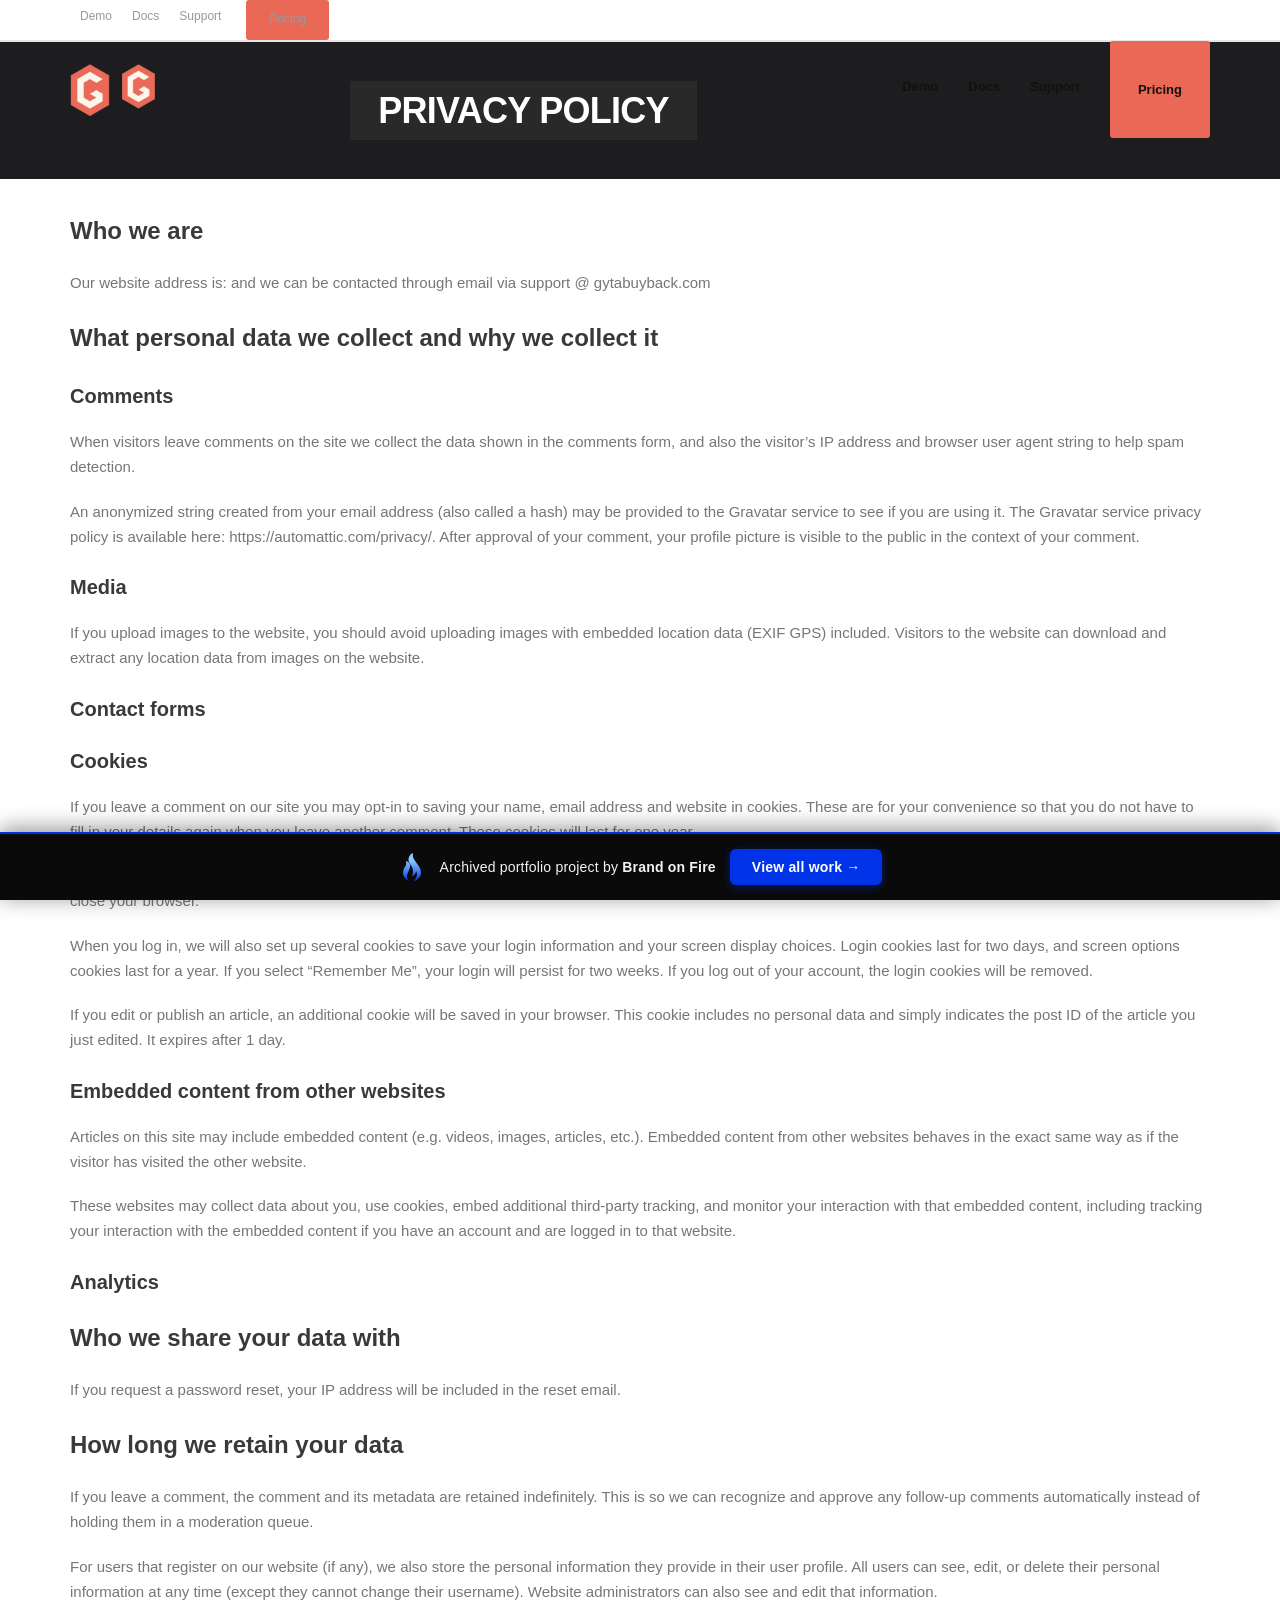
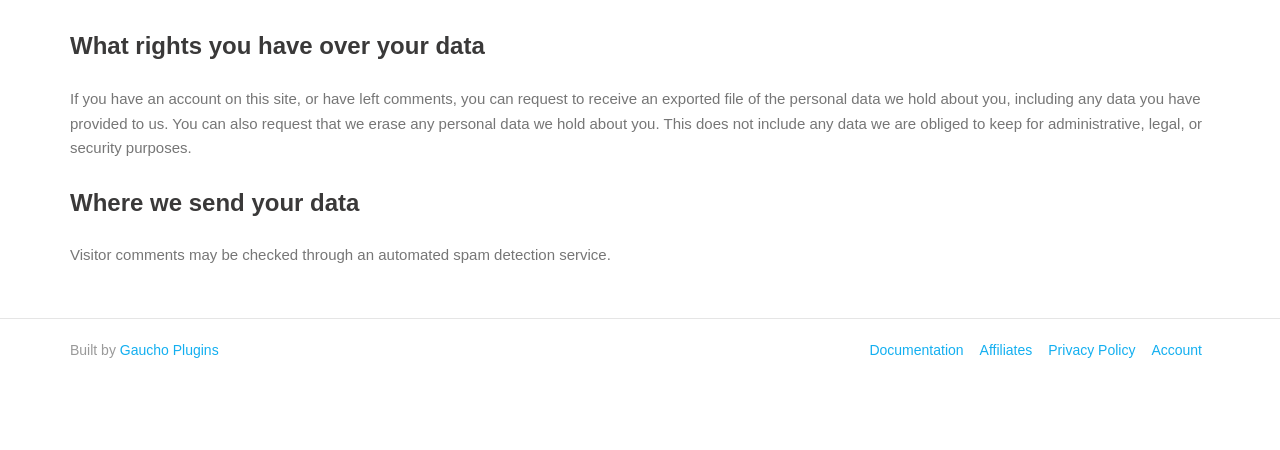
<file: privacy-policy/index.html>
<!doctype html><html lang="en-US" class=" js flexbox flexboxlegacy canvas canvastext webgl no-touch geolocation postmessage no-websqldatabase indexeddb hashchange history draganddrop websockets rgba hsla multiplebgs backgroundsize borderimage borderradius boxshadow textshadow opacity cssanimations csscolumns cssgradients cssreflections csstransforms csstransforms3d csstransitions fontface generatedcontent video audio localstorage sessionstorage webworkers no-applicationcache svg inlinesvg smil svgclippaths" data-bofp="0"><head><meta charset="UTF-8"><meta name="viewport" content="width=device-width"><meta name="robots" content="index, follow, max-image-preview:large, max-snippet:-1, max-video-preview:-1"><title>Privacy Policy - Gyta BuyBack</title><meta property="og:locale" content="en_US"><meta property="og:type" content="article"><meta property="og:title" content="Privacy Policy - Gyta BuyBack"><meta property="og:description" content="Who we are Our website address is:  and we can be contacted through email via support @ gytabuyback.com What personal data we collect and why we collect it Comments When visitors leave comments on the site we collect the data shown in the comments form, and also the visitor’s IP address and browser user…Read More"><meta property="og:url" content="/privacy-policy/"><meta property="og:site_name" content="Gyta BuyBack"><meta property="article:modified_time" content="2021-01-12T20:55:59+00:00"><meta name="twitter:card" content="summary_large_image"><meta name="twitter:label1" content="Est. reading time"><meta name="twitter:data1" content="3 minutes"><meta name="generator" content="Elementor 4.1.1; features: e_font_icon_svg, additional_custom_breakpoints; settings: css_print_method-external, google_font-enabled, font_display-swap"><meta name="msapplication-TileImage" content="/wp-content/uploads/2021/02/cropped-Gyta-Buyback-Logo-270x270.png"><link rel="stylesheet" href="../style.css"><style>[data-bofp="1"]{background-color:rgb(255, 255, 255)!important;color:rgb(118, 118, 118)!important}[data-bofp="2"]{background-color:rgb(255, 255, 255)!important;color:rgb(118, 118, 118)!important}[data-bofp="3"]{background-color:rgb(255, 255, 255)!important;color:rgb(118, 118, 118)!important}[data-bofp="4"]{background-color:rgb(29, 29, 31)!important;color:rgb(118, 118, 118)!important}[data-bofp="5"]{background-color:rgb(255, 255, 255)!important;color:rgb(153, 153, 153)!important}</style><meta name="robots" content="noindex, nofollow"><style id="bof-noform">form,form *,fieldset,fieldset *,input,textarea,select,label.fusion-form-label,.wpcf7,.wpcf7 *,.fusion-form,.fusion-form *,.fusion-contact-form,.fusion-contact-form *,.elementor-form,.elementor-form *,.gform_wrapper,.gform_wrapper *,[class*="contact-form"],[class*="contact-form"] *,[id*="contact-form"],[id*="contact-form"] *{pointer-events:none!important;cursor:default!important;-webkit-user-select:none!important;user-select:none!important}</style></head><body data-rsssl="1" class="privacy-policy wp-singular page-template-default page page-id-3 wp-custom-logo wp-theme-shuttle wp-child-theme-shuttle-webusiness-child layout-sidebar-none intro-on layout-responsive header-style1 group-blog elementor-default elementor-kit-589" data-bofp="1"><div id="body-core" class="hfeed site" data-bofp="2"><a class="skip-link screen-reader-text" href="#content">Skip to content</a><header><div id="site-header"><div id="pre-header"><div class="wrap-safari"><div id="pre-header-core" class="main-navigation"><div id="pre-header-links-inner" class="header-links"><ul id="menu-main-menu" class="menu"><li id="menu-item-956" class="menu-item menu-item-type-custom menu-item-object-custom menu-item-956"><a target="_blank">Demo</a></li><li id="menu-item-997" class="menu-item menu-item-type-custom menu-item-object-custom menu-item-997"><a target="_blank">Docs</a></li><li id="menu-item-682" class="menu-item menu-item-type-post_type menu-item-object-page menu-item-682"><a href="../support/index.html">Support</a></li><li id="menu-item-879" class="pricing-button menu-item menu-item-type-custom menu-item-object-custom menu-item-home menu-item-879"><a href="../index.html">Pricing</a></li></ul></div></div></div></div><div id="header" data-bofp="3"><div id="header-core"><div id="logo"><a href="../index.html" class="custom-logo-link" rel="home"><img width="512" height="512" src="../_a/389a8d2b90c3.webp" class="custom-logo" alt="Gyta BuyBack" decoding="async"></a>			</div><div id="header-links" class="main-navigation"><div id="header-links-inner" class="header-links"><ul id="menu-main-menu-1" class="menu"><li id="menu-item-956" class="menu-item menu-item-type-custom menu-item-object-custom"><a target="_blank"><span>Demo</span></a></li><li id="menu-item-997" class="menu-item menu-item-type-custom menu-item-object-custom"><a target="_blank"><span>Docs</span></a></li><li id="menu-item-682" class="menu-item menu-item-type-post_type menu-item-object-page"><a href="../support/index.html"><span>Support</span></a></li><li id="menu-item-879" class="pricing-button menu-item menu-item-type-custom menu-item-object-custom menu-item-home"><a href="../index.html"><span>Pricing</span></a></li></ul></div></div><div id="header-nav"><a class="btn-navbar" data-toggle="collapse" data-target=".nav-collapse" tabindex="0"><span class="icon-bar"></span><span class="icon-bar"></span><span class="icon-bar"></span></a></div></div></div><div id="header-responsive"><div id="header-responsive-inner" class="responsive-links nav-collapse collapse"><ul id="menu-main-menu-2" class=""><li id="res-menu-item-956" class="menu-item menu-item-type-custom menu-item-object-custom"><a target="_blank"><span>Demo</span></a></li><li id="res-menu-item-997" class="menu-item menu-item-type-custom menu-item-object-custom"><a target="_blank"><span>Docs</span></a></li><li id="res-menu-item-682" class="menu-item menu-item-type-post_type menu-item-object-page"><a href="../support/index.html"><span>Support</span></a></li><li id="res-menu-item-879" class="pricing-button menu-item menu-item-type-custom menu-item-object-custom menu-item-home"><a href="../index.html"><span>Pricing</span></a></li></ul></div></div><div id="intro" class="option1" data-bofp="4"><div class="wrap-safari"><div id="intro-core"><h1 class="page-title"><span>Privacy Policy</span></h1></div></div></div></div></header><div id="content"><div id="content-core"><div id="main"><div id="main-core"><article id="post-3" class="post-3 page type-page status-publish hentry"><h2 class="wp-block-heading">Who we are</h2><p class="wp-block-paragraph">Our website address is:  and we can be contacted through email via support @ gytabuyback.com</p><h2 class="wp-block-heading">What personal data we collect and why we collect it</h2><h3 class="wp-block-heading">Comments</h3><p class="wp-block-paragraph">When visitors leave comments on the site we collect the data shown in the comments form, and also the visitor’s IP address and browser user agent string to help spam detection.</p><p class="wp-block-paragraph">An anonymized string created from your email address (also called a hash) may be provided to the Gravatar service to see if you are using it. The Gravatar service privacy policy is available here: https://automattic.com/privacy/. After approval of your comment, your profile picture is visible to the public in the context of your comment.</p><h3 class="wp-block-heading">Media</h3><p class="wp-block-paragraph">If you upload images to the website, you should avoid uploading images with embedded location data (EXIF GPS) included. Visitors to the website can download and extract any location data from images on the website.</p><h3 class="wp-block-heading">Contact forms</h3><h3 class="wp-block-heading">Cookies</h3><p class="wp-block-paragraph">If you leave a comment on our site you may opt-in to saving your name, email address and website in cookies. These are for your convenience so that you do not have to fill in your details again when you leave another comment. These cookies will last for one year.</p><p class="wp-block-paragraph">If you visit our login page, we will set a temporary cookie to determine if your browser accepts cookies. This cookie contains no personal data and is discarded when you close your browser.</p><p class="wp-block-paragraph">When you log in, we will also set up several cookies to save your login information and your screen display choices. Login cookies last for two days, and screen options cookies last for a year. If you select “Remember Me”, your login will persist for two weeks. If you log out of your account, the login cookies will be removed.</p><p class="wp-block-paragraph">If you edit or publish an article, an additional cookie will be saved in your browser. This cookie includes no personal data and simply indicates the post ID of the article you just edited. It expires after 1 day.</p><h3 class="wp-block-heading">Embedded content from other websites</h3><p class="wp-block-paragraph">Articles on this site may include embedded content (e.g. videos, images, articles, etc.). Embedded content from other websites behaves in the exact same way as if the visitor has visited the other website.</p><p class="wp-block-paragraph">These websites may collect data about you, use cookies, embed additional third-party tracking, and monitor your interaction with that embedded content, including tracking your interaction with the embedded content if you have an account and are logged in to that website.</p><h3 class="wp-block-heading">Analytics</h3><h2 class="wp-block-heading">Who we share your data with</h2><p class="wp-block-paragraph">If you request a password reset, your IP address will be included in the reset email.</p><h2 class="wp-block-heading">How long we retain your data</h2><p class="wp-block-paragraph">If you leave a comment, the comment and its metadata are retained indefinitely. This is so we can recognize and approve any follow-up comments automatically instead of holding them in a moderation queue.</p><p class="wp-block-paragraph">For users that register on our website (if any), we also store the personal information they provide in their user profile. All users can see, edit, or delete their personal information at any time (except they cannot change their username). Website administrators can also see and edit that information.</p><h2 class="wp-block-heading">What rights you have over your data</h2><p class="wp-block-paragraph">If you have an account on this site, or have left comments, you can request to receive an exported file of the personal data we hold about you, including any data you have provided to us. You can also request that we erase any personal data we hold about you. This does not include any data we are obliged to keep for administrative, legal, or security purposes.</p><h2 class="wp-block-heading">Where we send your data</h2><p class="wp-block-paragraph">Visitor comments may be checked through an automated spam detection service.</p></article></div></div></div></div><footer><div id="sub-footer" data-bofp="5"><div id="sub-footer-core"><div class="copyright">
				Built by <a target="_blank">Gaucho Plugins</a></div><div id="footer-menu" class="sub-footer-links"><ul id="menu-footer-menu" class="menu"><li id="menu-item-122" class="menu-item menu-item-type-post_type menu-item-object-page menu-item-122"><a href="../documentation-overview/index.html">Documentation</a></li><li id="menu-item-376" class="menu-item menu-item-type-post_type menu-item-object-page menu-item-376"><a href="../affiliate-signup/index.html">Affiliates</a></li><li id="menu-item-277" class="menu-item menu-item-type-post_type menu-item-object-page menu-item-privacy-policy current-menu-item page_item page-item-3 current_page_item menu-item-277"><a rel="privacy-policy" href="../privacy-policy/index.html" aria-current="page">Privacy Policy</a></li><li id="menu-item-300" class="menu-item menu-item-type-post_type menu-item-object-page menu-item-300"><a href="../account/index.html">Account</a></li></ul></div></div></div></footer></div><!-- bof-portfolio-bar --><a href="https://brandonfire.com/portfolio/" id="bof-portfolio-bar" rel="noopener" style="position:fixed;left:0;right:0;bottom:0;z-index:2147483647;display:flex;align-items:center;justify-content:center;gap:14px;flex-wrap:wrap;background:#0a0a0a;color:#ffffff !important;font-family:Inter,-apple-system,BlinkMacSystemFont,'Segoe UI',Roboto,Helvetica,Arial,sans-serif;font-size:14px;font-weight:500;line-height:1;letter-spacing:.2px;padding:15px 18px;text-decoration:none !important;box-shadow:0 -3px 22px rgba(0,0,0,.45);border-top:2px solid #0033e7;box-sizing:border-box;"><img src="[data-uri]" alt="" width="28" height="28" style="display:block;flex:0 0 auto;width:28px;height:28px;"><span style="opacity:.95;color:#fff;">Archived portfolio project by <strong style="font-weight:700;color:#fff;">Brand&nbsp;on&nbsp;Fire</strong></span><span style="background:#0033e7;color:#fff;padding:11px 22px;border-radius:6px;font-weight:700;font-size:14px;white-space:nowrap;box-shadow:0 2px 10px rgba(0,51,231,.4);">View&nbsp;all&nbsp;work&nbsp;&rarr;</span></a><script>(function(){function p(){var b=document.getElementById("bof-portfolio-bar");if(b&&document.body)document.body.style.setProperty("padding-bottom",b.offsetHeight+"px","important");}if(document.readyState!=="loading")p();else document.addEventListener("DOMContentLoaded",p);window.addEventListener("resize",p);})();</script><!-- /bof-portfolio-bar --></body></html>
</file>
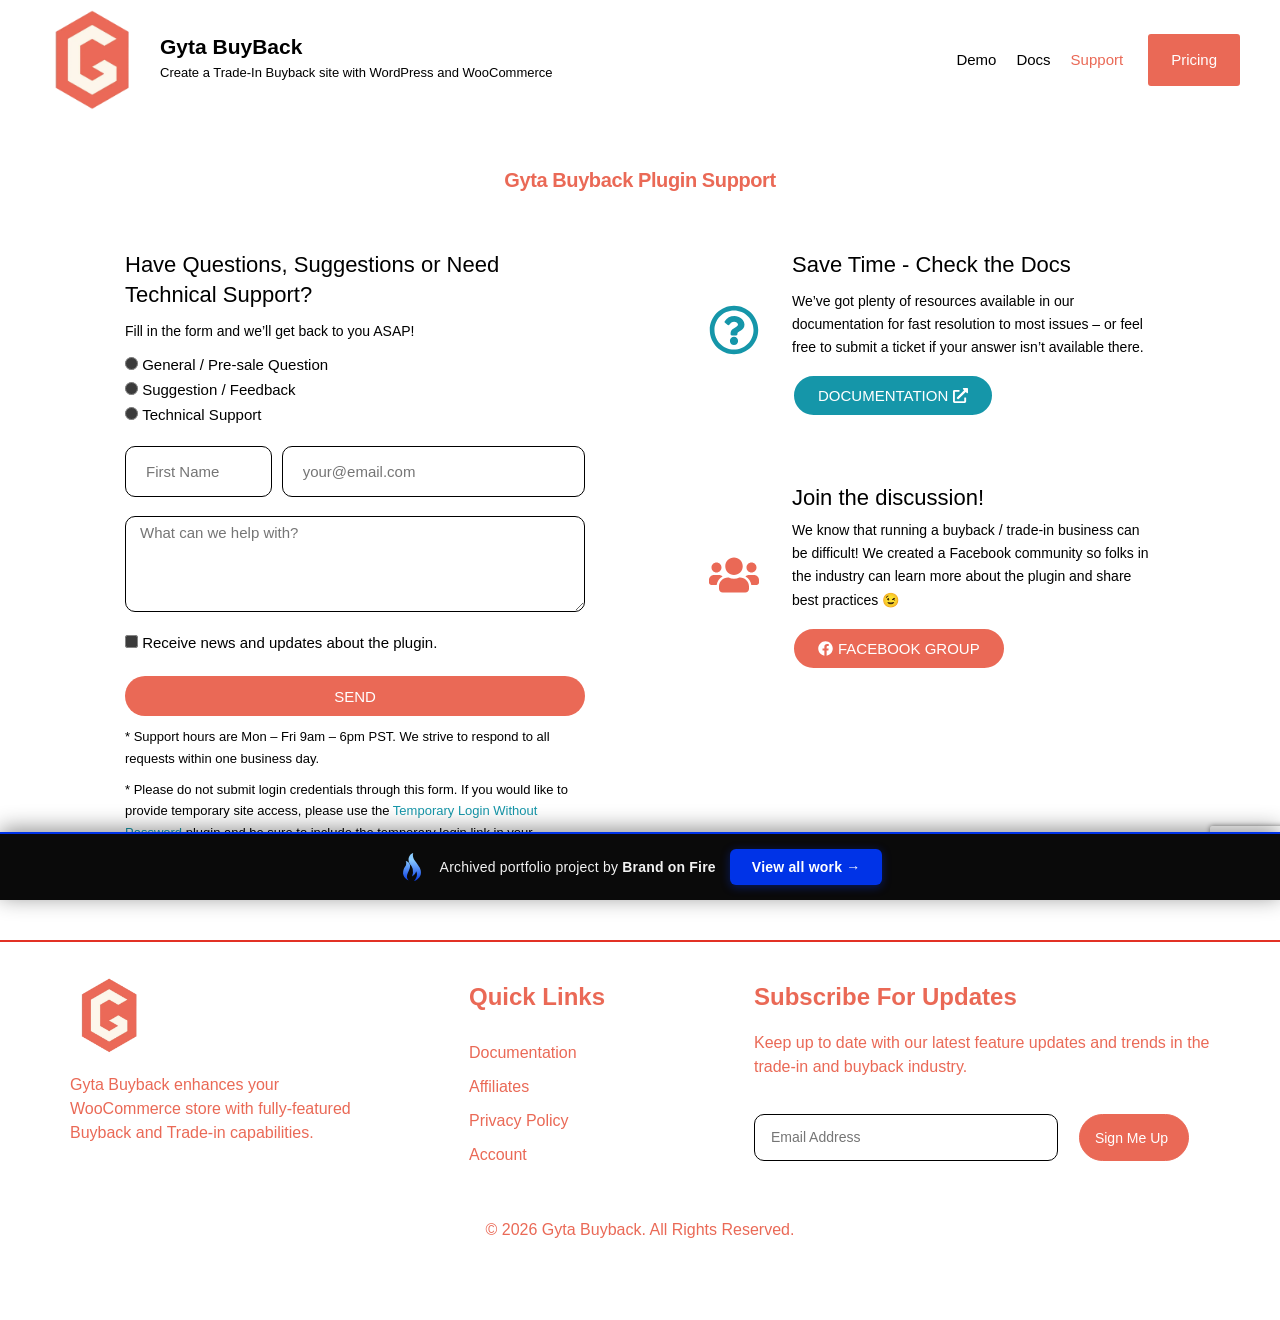
<file: support/index.html>
<!doctype html><html lang="en-US" class=" js flexbox flexboxlegacy canvas canvastext webgl no-touch geolocation postmessage no-websqldatabase indexeddb hashchange history draganddrop websockets rgba hsla multiplebgs backgroundsize borderimage borderradius boxshadow textshadow opacity cssanimations csscolumns cssgradients cssreflections csstransforms csstransforms3d csstransitions fontface generatedcontent video audio localstorage sessionstorage webworkers no-applicationcache svg inlinesvg smil svgclippaths" data-bofp="0"><head><meta http-equiv="origin-trial" content="A7vZI3v+Gz7JfuRolKNM4Aff6zaGuT7X0mf3wtoZTnKv6497cVMnhy03KDqX7kBz/q/[base64]"><meta charset="UTF-8"><meta name="viewport" content="width=device-width, initial-scale=1.0, viewport-fit=cover">		<meta name="robots" content="index, follow, max-image-preview:large, max-snippet:-1, max-video-preview:-1"><title>Support - Gyta BuyBack</title><meta property="og:locale" content="en_US"><meta property="og:type" content="article"><meta property="og:title" content="Support - Gyta BuyBack"><meta property="og:description" content="Gyta Buyback Plugin Support Have Questions, Suggestions or Need Technical Support? Fill in the form and we’ll get back to you ASAP! * Support hours are Mon – Fri 9am – 6pm PST. We strive to respond to all requests within one business day.&nbsp; * Please do not submit login credentials through this form. If…Read More"><meta property="og:url" content="/support/"><meta property="og:site_name" content="Gyta BuyBack"><meta property="article:modified_time" content="2025-09-09T12:54:03+00:00"><meta name="twitter:card" content="summary_large_image"><meta name="twitter:label1" content="Est. reading time"><meta name="twitter:data1" content="3 minutes"><meta name="generator" content="Elementor 4.1.1; features: e_font_icon_svg, additional_custom_breakpoints; settings: css_print_method-external, google_font-enabled, font_display-swap"><meta name="msapplication-TileImage" content="/wp-content/uploads/2021/02/cropped-Gyta-Buyback-Logo-270x270.png"><link rel="stylesheet" href="../style.css"><style>[data-bofp="1"]{background-color:rgb(255, 255, 255)!important;color:rgb(118, 118, 118)!important}</style><meta name="robots" content="noindex, nofollow"><style id="bof-noform">form,form *,fieldset,fieldset *,input,textarea,select,label.fusion-form-label,.wpcf7,.wpcf7 *,.fusion-form,.fusion-form *,.fusion-contact-form,.fusion-contact-form *,.elementor-form,.elementor-form *,.gform_wrapper,.gform_wrapper *,[class*="contact-form"],[class*="contact-form"] *,[id*="contact-form"],[id*="contact-form"] *{pointer-events:none!important;cursor:default!important;-webkit-user-select:none!important;user-select:none!important}</style></head><body data-rsssl="1" class="wp-singular page-template-default page page-id-623 wp-custom-logo wp-theme-shuttle wp-child-theme-shuttle-webusiness-child layout-sidebar-none intro-on layout-responsive header-style1 group-blog elementor-default elementor-kit-589 elementor-page elementor-page-623 e--ua-blink e--ua-mac e--ua-webkit" data-elementor-device-mode="desktop" data-bofp="1"><header data-elementor-type="header" data-elementor-id="611" class="elementor elementor-611 elementor-location-header" data-elementor-post-type="elementor_library"><div class="elementor-element elementor-element-45c64a5 e-con-full e-flex e-con e-parent e-lazyloaded" data-id="45c64a5" data-element_type="container" data-e-type="container"><div class="elementor-element elementor-element-fabeea9 elementor-widget elementor-widget-theme-site-logo elementor-widget-image" data-id="fabeea9" data-element_type="widget" data-e-type="widget" data-widget_type="theme-site-logo.default"><div class="elementor-widget-container"><a href="../index.html"><img width="512" height="512" src="../_a/389a8d2b90c3.webp" class="attachment-full size-full wp-image-447" alt="">				</a></div></div><div class="elementor-element elementor-element-c1680e2 e-con-full e-flex e-con e-child" data-id="c1680e2" data-element_type="container" data-e-type="container"><div class="elementor-element elementor-element-7ec3f3c elementor-widget elementor-widget-theme-site-title elementor-widget-heading" data-id="7ec3f3c" data-element_type="widget" data-e-type="widget" data-widget_type="theme-site-title.default"><div class="elementor-widget-container"><h2 class="elementor-heading-title elementor-size-default"><a href="../index.html">Gyta BuyBack</a></h2>				</div></div><div class="elementor-element elementor-element-7173f08 elementor-widget elementor-widget-text-editor" data-id="7173f08" data-element_type="widget" data-e-type="widget" data-widget_type="text-editor.default"><div class="elementor-widget-container"><p>Create a Trade-In Buyback site with WordPress and WooCommerce</p>								</div></div></div><div class="elementor-element elementor-element-adf65f2 elementor-nav-menu__align-end elementor-nav-menu--stretch elementor-nav-menu__text-align-center elementor-nav-menu--dropdown-tablet elementor-nav-menu--toggle elementor-nav-menu--burger elementor-widget elementor-widget-nav-menu" data-id="adf65f2" data-element_type="widget" data-e-type="widget" data-settings="{&quot;full_width&quot;:&quot;stretch&quot;,&quot;layout&quot;:&quot;horizontal&quot;,&quot;submenu_icon&quot;:{&quot;value&quot;:&quot;&lt;svg aria-hidden=\&quot;true\&quot; class=\&quot;e-font-icon-svg e-fas-caret-down\&quot; viewBox=\&quot;0 0 320 512\&quot; xmlns=\&quot;http:\/\/www.w3.org\/2000\/svg\&quot;&gt;&lt;path d=\&quot;M31.3 192h257.3c17.8 0 26.7 21.5 14.1 34.1L174.1 354.8c-7.8 7.8-20.5 7.8-28.3 0L17.2 226.1C4.6 213.5 13.5 192 31.3 192z\&quot;&gt;&lt;\/path&gt;&lt;\/svg&gt;&quot;,&quot;library&quot;:&quot;fa-solid&quot;},&quot;toggle&quot;:&quot;burger&quot;}" data-widget_type="nav-menu.default"><div class="elementor-widget-container"><nav aria-label="Menu" class="elementor-nav-menu--main elementor-nav-menu__container elementor-nav-menu--layout-horizontal e--pointer-underline e--animation-fade"><ul id="menu-1-adf65f2" class="elementor-nav-menu" data-smartmenus-id="17822819285201157"><li class="menu-item menu-item-type-custom menu-item-object-custom menu-item-956"><a target="_blank" class="elementor-item">Demo</a></li><li class="menu-item menu-item-type-custom menu-item-object-custom menu-item-997"><a target="_blank" class="elementor-item">Docs</a></li><li class="menu-item menu-item-type-post_type menu-item-object-page current-menu-item page_item page-item-623 current_page_item menu-item-682"><a href="../support/index.html" aria-current="page" class="elementor-item elementor-item-active">Support</a></li><li class="pricing-button menu-item menu-item-type-custom menu-item-object-custom menu-item-home menu-item-879"><a href="../index.html" class="elementor-item elementor-item-anchor">Pricing</a></li></ul>			</nav><div class="elementor-menu-toggle" role="button" tabindex="0" aria-label="Menu Toggle" aria-expanded="false" style=""><svg aria-hidden="true" role="presentation" class="elementor-menu-toggle__icon--open e-font-icon-svg e-eicon-menu-bar" viewBox="0 0 1000 1000" xmlns="http://www.w3.org/2000/svg"><path d="M104 333H896C929 333 958 304 958 271S929 208 896 208H104C71 208 42 237 42 271S71 333 104 333ZM104 583H896C929 583 958 554 958 521S929 458 896 458H104C71 458 42 487 42 521S71 583 104 583ZM104 833H896C929 833 958 804 958 771S929 708 896 708H104C71 708 42 737 42 771S71 833 104 833Z"></path></svg><svg aria-hidden="true" role="presentation" class="elementor-menu-toggle__icon--close e-font-icon-svg e-eicon-close" viewBox="0 0 1000 1000" xmlns="http://www.w3.org/2000/svg"><path d="M742 167L500 408 258 167C246 154 233 150 217 150 196 150 179 158 167 167 154 179 150 196 150 212 150 229 154 242 171 254L408 500 167 742C138 771 138 800 167 829 196 858 225 858 254 829L496 587 738 829C750 842 767 846 783 846 800 846 817 842 829 829 842 817 846 804 846 783 846 767 842 750 829 737L588 500 833 258C863 229 863 200 833 171 804 137 775 137 742 167Z"></path></svg>		</div><nav class="elementor-nav-menu--dropdown elementor-nav-menu__container" aria-hidden="true" style="top: 50.5938px; width: 1366px; left: 0px; --menu-height: 0;"><ul id="menu-2-adf65f2" class="elementor-nav-menu" data-smartmenus-id="178228192852107"><li class="menu-item menu-item-type-custom menu-item-object-custom menu-item-956"><a target="_blank" class="elementor-item" tabindex="-1">Demo</a></li><li class="menu-item menu-item-type-custom menu-item-object-custom menu-item-997"><a target="_blank" class="elementor-item" tabindex="-1">Docs</a></li><li class="menu-item menu-item-type-post_type menu-item-object-page current-menu-item page_item page-item-623 current_page_item menu-item-682"><a href="../support/index.html" aria-current="page" class="elementor-item elementor-item-active" tabindex="-1">Support</a></li><li class="pricing-button menu-item menu-item-type-custom menu-item-object-custom menu-item-home menu-item-879"><a href="../index.html" class="elementor-item elementor-item-anchor" tabindex="-1">Pricing</a></li></ul>			</nav></div></div></div></header><article id="post-623" class="post-623 page type-page status-publish hentry"><div data-elementor-type="wp-page" data-elementor-id="623" class="elementor elementor-623" data-elementor-post-type="page"><div class="elementor-element elementor-element-a4dbbc9 e-flex e-con-boxed e-con e-parent e-lazyloaded" data-id="a4dbbc9" data-element_type="container" data-e-type="container"><div class="e-con-inner"><div class="elementor-element elementor-element-aac90da elementor-widget elementor-widget-heading" data-id="aac90da" data-element_type="widget" data-e-type="widget" data-widget_type="heading.default"><div class="elementor-widget-container"><h1 class="elementor-heading-title elementor-size-default">Gyta Buyback Plugin Support</h1>				</div></div></div></div><section class="elementor-section elementor-top-section elementor-element elementor-element-2652155f elementor-section-boxed elementor-section-height-default elementor-section-height-default" data-id="2652155f" data-element_type="section" data-e-type="section"><div class="elementor-container elementor-column-gap-default"><div class="elementor-column elementor-col-50 elementor-top-column elementor-element elementor-element-362060eb" data-id="362060eb" data-element_type="column" data-e-type="column" data-settings="{&quot;background_background&quot;:&quot;classic&quot;}"><div class="elementor-widget-wrap elementor-element-populated"><section class="elementor-section elementor-inner-section elementor-element elementor-element-69e7ec81 elementor-section-boxed elementor-section-height-default elementor-section-height-default" data-id="69e7ec81" data-element_type="section" data-e-type="section" data-settings="{&quot;background_background&quot;:&quot;classic&quot;}"><div class="elementor-container elementor-column-gap-default"><div class="elementor-column elementor-col-100 elementor-inner-column elementor-element elementor-element-22893623" data-id="22893623" data-element_type="column" data-e-type="column"><div class="elementor-widget-wrap elementor-element-populated"><div class="elementor-element elementor-element-6f5df0b4 elementor-widget elementor-widget-heading" data-id="6f5df0b4" data-element_type="widget" data-e-type="widget" data-widget_type="heading.default"><div class="elementor-widget-container"><h2 class="elementor-heading-title elementor-size-default">Have Questions, Suggestions or Need Technical Support?</h2>				</div></div><div class="elementor-element elementor-element-1112530 elementor-widget elementor-widget-text-editor" data-id="1112530" data-element_type="widget" data-e-type="widget" data-widget_type="text-editor.default"><div class="elementor-widget-container"><p>Fill in the form and we’ll get back to you ASAP!</p>								</div></div><div class="elementor-element elementor-element-4c3a1608 elementor-button-align-stretch elementor-widget elementor-widget-form" data-id="4c3a1608" data-element_type="widget" data-e-type="widget" data-settings="{&quot;step_next_label&quot;:&quot;Next&quot;,&quot;step_previous_label&quot;:&quot;Previous&quot;,&quot;step_type&quot;:&quot;none&quot;,&quot;button_width&quot;:&quot;100&quot;,&quot;step_icon_shape&quot;:&quot;circle&quot;}" data-widget_type="form.default"><div class="elementor-widget-container"><form class="elementor-form" method="post" name="Pre-sale Questions, Suggestions, or Technical Support​" aria-label="Pre-sale Questions, Suggestions, or Technical Support​"><input type="hidden" name="post_id" value="623"><input type="hidden" name="form_id" value="4c3a1608"><input type="hidden" name="referer_title" value="Support - Gyta BuyBack"><input type="hidden" name="queried_id" value="623"><div class="elementor-form-fields-wrapper elementor-labels-above"><div class="elementor-field-type-radio elementor-field-group elementor-column elementor-field-group-type elementor-col-100 elementor-field-required"><div class="elementor-field-subgroup  "><span class="elementor-field-option"><input type="radio" value="General / Pre-sale Question" id="form-field-type-0" name="form_fields[type]" required="required"> <label for="form-field-type-0">General / Pre-sale Question</label></span><span class="elementor-field-option"><input type="radio" value="Suggestion / Feedback" id="form-field-type-1" name="form_fields[type]" required="required"> <label for="form-field-type-1">Suggestion / Feedback</label></span><span class="elementor-field-option"><input type="radio" value="Technical Support" id="form-field-type-2" name="form_fields[type]" required="required"> <label for="form-field-type-2">Technical Support</label></span></div>				</div><div class="elementor-field-type-text elementor-field-group elementor-column elementor-field-group-name elementor-col-33 elementor-field-required"><input size="1" type="text" name="form_fields[name]" id="form-field-name" class="elementor-field elementor-size-sm  elementor-field-textual" placeholder="First Name" required="required"></div><div class="elementor-field-type-email elementor-field-group elementor-column elementor-field-group-email elementor-col-66 elementor-field-required"><input size="1" type="email" name="form_fields[email]" id="form-field-email" class="elementor-field elementor-size-sm  elementor-field-textual" placeholder="your@email.com" required="required"></div><div class="elementor-field-type-textarea elementor-field-group elementor-column elementor-field-group-message elementor-col-100 elementor-field-required"><textarea class="elementor-field-textual elementor-field  elementor-size-sm" name="form_fields[message]" id="form-field-message" rows="4" placeholder="What can we help with?" required="required"></textarea>				</div><div class="elementor-field-type-checkbox elementor-field-group elementor-column elementor-field-group-field_acf005e elementor-col-100"><div class="elementor-field-subgroup  "><span class="elementor-field-option"><input type="checkbox" value="Receive news and updates about the plugin." id="form-field-field_acf005e-0" name="form_fields[field_acf005e]"> <label for="form-field-field_acf005e-0">Receive news and updates about the plugin.</label></span></div>				</div><div class="elementor-field-type-recaptcha_v3 elementor-field-group elementor-column elementor-field-group-field_36e662f elementor-col-100 recaptcha_v3-bottomright"><div class="elementor-field" id="form-field-field_36e662f"><div class="elementor-g-recaptcha" data-sitekey="6LfgIaIqAAAAADbg1cNK4_tflnFDY1LwoOxA4tOR" data-type="v3" data-action="Form" data-badge="bottomright" data-size="invisible"><div class="grecaptcha-badge" data-style="bottomright" style="width: 256px; height: 60px; display: block; transition: right 0.3s; position: fixed; bottom: 14px; right: -186px; box-shadow: gray 0px 0px 5px; border-radius: 2px; overflow: hidden;"><div class="grecaptcha-logo"></div><div class="grecaptcha-error"></div><textarea id="g-recaptcha-response" name="g-recaptcha-response" class="g-recaptcha-response" style="width: 250px; height: 40px; border: 1px solid rgb(193, 193, 193); margin: 10px 25px; padding: 0px; resize: none; display: none;"></textarea></div></div></div>				</div><div class="elementor-field-group elementor-column elementor-field-type-submit elementor-col-100 e-form__buttons"><button class="elementor-button elementor-size-sm" type="submit"><span class="elementor-button-content-wrapper"><span class="elementor-button-text">Send</span></span></button></div></div></form></div></div><div class="elementor-element elementor-element-22286002 elementor-widget elementor-widget-text-editor" data-id="22286002" data-element_type="widget" data-e-type="widget" data-widget_type="text-editor.default"><div class="elementor-widget-container"><p>* Support hours are Mon – Fri 9am – 6pm PST. We strive to respond to all requests within one business day.&nbsp;</p>								</div></div><div class="elementor-element elementor-element-01ccb74 elementor-widget elementor-widget-text-editor" data-id="01ccb74" data-element_type="widget" data-e-type="widget" data-widget_type="text-editor.default"><div class="elementor-widget-container"><p>* Please do not submit login credentials through this form. If you would like to provide temporary site access, please use the <a target="_blank" rel="noopener">Temporary Login Without Password</a> plugin and be sure to include the temporary login link in your request.&nbsp;</p>								</div></div></div></div></div></section></div></div><div class="elementor-column elementor-col-50 elementor-top-column elementor-element elementor-element-7c2ec92e" data-id="7c2ec92e" data-element_type="column" data-e-type="column" data-settings="{&quot;background_background&quot;:&quot;classic&quot;}"><div class="elementor-widget-wrap elementor-element-populated"><section class="elementor-section elementor-inner-section elementor-element elementor-element-2d6eed4 elementor-section-boxed elementor-section-height-default elementor-section-height-default" data-id="2d6eed4" data-element_type="section" data-e-type="section" data-settings="{&quot;background_background&quot;:&quot;classic&quot;}"><div class="elementor-container elementor-column-gap-default"><div class="elementor-column elementor-col-50 elementor-inner-column elementor-element elementor-element-17d4d21b" data-id="17d4d21b" data-element_type="column" data-e-type="column"><div class="elementor-widget-wrap elementor-element-populated"><div class="elementor-element elementor-element-7f4e6c83 elementor-view-default elementor-widget elementor-widget-icon" data-id="7f4e6c83" data-element_type="widget" data-e-type="widget" data-widget_type="icon.default"><div class="elementor-widget-container"><div class="elementor-icon-wrapper"><div class="elementor-icon"><svg aria-hidden="true" class="e-font-icon-svg e-far-question-circle" viewBox="0 0 512 512" xmlns="http://www.w3.org/2000/svg"><path d="M256 8C119.043 8 8 119.083 8 256c0 136.997 111.043 248 248 248s248-111.003 248-248C504 119.083 392.957 8 256 8zm0 448c-110.532 0-200-89.431-200-200 0-110.495 89.472-200 200-200 110.491 0 200 89.471 200 200 0 110.53-89.431 200-200 200zm107.244-255.2c0 67.052-72.421 68.084-72.421 92.863V300c0 6.627-5.373 12-12 12h-45.647c-6.627 0-12-5.373-12-12v-8.659c0-35.745 27.1-50.034 47.579-61.516 17.561-9.845 28.324-16.541 28.324-29.579 0-17.246-21.999-28.693-39.784-28.693-23.189 0-33.894 10.977-48.942 29.969-4.057 5.12-11.46 6.071-16.666 2.124l-27.824-21.098c-5.107-3.872-6.251-11.066-2.644-16.363C184.846 131.491 214.94 112 261.794 112c49.071 0 101.45 38.304 101.45 88.8zM298 368c0 23.159-18.841 42-42 42s-42-18.841-42-42 18.841-42 42-42 42 18.841 42 42z"></path></svg>			</div></div></div></div></div></div><div class="elementor-column elementor-col-50 elementor-inner-column elementor-element elementor-element-feb290" data-id="feb290" data-element_type="column" data-e-type="column"><div class="elementor-widget-wrap elementor-element-populated"><div class="elementor-element elementor-element-58220091 elementor-widget elementor-widget-heading" data-id="58220091" data-element_type="widget" data-e-type="widget" data-widget_type="heading.default"><div class="elementor-widget-container"><h2 class="elementor-heading-title elementor-size-default">Save Time - Check the Docs</h2>				</div></div><div class="elementor-element elementor-element-6f3d4a78 elementor-widget elementor-widget-text-editor" data-id="6f3d4a78" data-element_type="widget" data-e-type="widget" data-widget_type="text-editor.default"><div class="elementor-widget-container"><p>We’ve got plenty of resources available in our documentation for fast resolution to most issues – or feel free to submit a ticket if your answer isn’t available there.&nbsp;</p>								</div></div><div class="elementor-element elementor-element-41ec17c elementor-align-left elementor-widget elementor-widget-button" data-id="41ec17c" data-element_type="widget" data-e-type="widget" data-widget_type="button.default"><div class="elementor-widget-container"><div class="elementor-button-wrapper"><a class="elementor-button elementor-button-link elementor-size-sm" href="../documentation-overview/index.html" target="_blank"><span class="elementor-button-content-wrapper"><span class="elementor-button-icon"><svg aria-hidden="true" class="e-font-icon-svg e-fas-external-link-alt" viewBox="0 0 512 512" xmlns="http://www.w3.org/2000/svg"><path d="M432,320H400a16,16,0,0,0-16,16V448H64V128H208a16,16,0,0,0,16-16V80a16,16,0,0,0-16-16H48A48,48,0,0,0,0,112V464a48,48,0,0,0,48,48H400a48,48,0,0,0,48-48V336A16,16,0,0,0,432,320ZM488,0h-128c-21.37,0-32.05,25.91-17,41l35.73,35.73L135,320.37a24,24,0,0,0,0,34L157.67,377a24,24,0,0,0,34,0L435.28,133.32,471,169c15,15,41,4.5,41-17V24A24,24,0,0,0,488,0Z"></path></svg>			</span><span class="elementor-button-text">DOCUMENTATION</span></span></a></div></div></div></div></div></div></section><section class="elementor-section elementor-inner-section elementor-element elementor-element-64bd26bc elementor-section-boxed elementor-section-height-default elementor-section-height-default" data-id="64bd26bc" data-element_type="section" data-e-type="section" data-settings="{&quot;background_background&quot;:&quot;classic&quot;}"><div class="elementor-container elementor-column-gap-default"><div class="elementor-column elementor-col-50 elementor-inner-column elementor-element elementor-element-7c03dfc6" data-id="7c03dfc6" data-element_type="column" data-e-type="column"><div class="elementor-widget-wrap elementor-element-populated"><div class="elementor-element elementor-element-7566efe8 elementor-view-default elementor-widget elementor-widget-icon" data-id="7566efe8" data-element_type="widget" data-e-type="widget" data-widget_type="icon.default"><div class="elementor-widget-container"><div class="elementor-icon-wrapper"><div class="elementor-icon"><svg aria-hidden="true" class="e-font-icon-svg e-fas-users" viewBox="0 0 640 512" xmlns="http://www.w3.org/2000/svg"><path d="M96 224c35.3 0 64-28.7 64-64s-28.7-64-64-64-64 28.7-64 64 28.7 64 64 64zm448 0c35.3 0 64-28.7 64-64s-28.7-64-64-64-64 28.7-64 64 28.7 64 64 64zm32 32h-64c-17.6 0-33.5 7.1-45.1 18.6 40.3 22.1 68.9 62 75.1 109.4h66c17.7 0 32-14.3 32-32v-32c0-35.3-28.7-64-64-64zm-256 0c61.9 0 112-50.1 112-112S381.9 32 320 32 208 82.1 208 144s50.1 112 112 112zm76.8 32h-8.3c-20.8 10-43.9 16-68.5 16s-47.6-6-68.5-16h-8.3C179.6 288 128 339.6 128 403.2V432c0 26.5 21.5 48 48 48h288c26.5 0 48-21.5 48-48v-28.8c0-63.6-51.6-115.2-115.2-115.2zm-223.7-13.4C161.5 263.1 145.6 256 128 256H64c-35.3 0-64 28.7-64 64v32c0 17.7 14.3 32 32 32h65.9c6.3-47.4 34.9-87.3 75.2-109.4z"></path></svg>			</div></div></div></div></div></div><div class="elementor-column elementor-col-50 elementor-inner-column elementor-element elementor-element-63a1d3fd" data-id="63a1d3fd" data-element_type="column" data-e-type="column"><div class="elementor-widget-wrap elementor-element-populated"><div class="elementor-element elementor-element-3aff2a69 elementor-widget elementor-widget-heading" data-id="3aff2a69" data-element_type="widget" data-e-type="widget" data-widget_type="heading.default"><div class="elementor-widget-container"><h2 class="elementor-heading-title elementor-size-default">Join the discussion!</h2>				</div></div><div class="elementor-element elementor-element-2aaef9b8 elementor-widget elementor-widget-text-editor" data-id="2aaef9b8" data-element_type="widget" data-e-type="widget" data-widget_type="text-editor.default"><div class="elementor-widget-container"><p>We know that running a buyback / trade-in business can be difficult! We created a Facebook community so folks in the industry can learn more about the plugin and share best practices 😉</p>								</div></div><div class="elementor-element elementor-element-40e5793b elementor-align-left elementor-widget elementor-widget-button" data-id="40e5793b" data-element_type="widget" data-e-type="widget" data-widget_type="button.default"><div class="elementor-widget-container"><div class="elementor-button-wrapper"><a class="elementor-button elementor-button-link elementor-size-sm" target="_blank"><span class="elementor-button-content-wrapper"><span class="elementor-button-icon"><svg aria-hidden="true" class="e-font-icon-svg e-fab-facebook" viewBox="0 0 512 512" xmlns="http://www.w3.org/2000/svg"><path d="M504 256C504 119 393 8 256 8S8 119 8 256c0 123.78 90.69 226.38 209.25 245V327.69h-63V256h63v-54.64c0-62.15 37-96.48 93.67-96.48 27.14 0 55.52 4.84 55.52 4.84v61h-31.28c-30.8 0-40.41 19.12-40.41 38.73V256h68.78l-11 71.69h-57.78V501C413.31 482.38 504 379.78 504 256z"></path></svg>			</span><span class="elementor-button-text">FACEBOOK GROUP</span></span></a></div></div></div></div></div></div></section></div></div></div></section><div class="elementor-element elementor-element-1b871e7 elementor-hidden-desktop elementor-hidden-tablet elementor-hidden-mobile e-flex e-con-boxed e-con e-parent" data-id="1b871e7" data-element_type="container" data-e-type="container"><div class="e-con-inner"><div class="elementor-element elementor-element-a022f5a elementor-widget elementor-widget-n-accordion" data-id="a022f5a" data-element_type="widget" data-e-type="widget" data-settings="{&quot;default_state&quot;:&quot;expanded&quot;,&quot;max_items_expended&quot;:&quot;one&quot;,&quot;n_accordion_animation_duration&quot;:{&quot;unit&quot;:&quot;ms&quot;,&quot;size&quot;:400,&quot;sizes&quot;:[]}}" data-widget_type="nested-accordion.default"><div class="elementor-widget-container"><div class="e-n-accordion" aria-label="Accordion. Open links with Enter or Space, close with Escape, and navigate with Arrow Keys"><details id="e-n-accordion-item-1670" class="e-n-accordion-item" open=""><summary class="e-n-accordion-item-title" data-accordion-index="1" tabindex="0" aria-expanded="true" aria-controls="e-n-accordion-item-1670"><span class="e-n-accordion-item-title-header"><div class="e-n-accordion-item-title-text"> How can I offer standard buying and buyback / trade-in on the same site? </div></span><span class="e-n-accordion-item-title-icon"><span class="e-opened"><svg aria-hidden="true" class="e-font-icon-svg e-fas-minus" viewBox="0 0 448 512" xmlns="http://www.w3.org/2000/svg"><path d="M416 208H32c-17.67 0-32 14.33-32 32v32c0 17.67 14.33 32 32 32h384c17.67 0 32-14.33 32-32v-32c0-17.67-14.33-32-32-32z"></path></svg></span><span class="e-closed"><svg aria-hidden="true" class="e-font-icon-svg e-fas-plus" viewBox="0 0 448 512" xmlns="http://www.w3.org/2000/svg"><path d="M416 208H272V64c0-17.67-14.33-32-32-32h-32c-17.67 0-32 14.33-32 32v144H32c-17.67 0-32 14.33-32 32v32c0 17.67 14.33 32 32 32h144v144c0 17.67 14.33 32 32 32h32c17.67 0 32-14.33 32-32V304h144c17.67 0 32-14.33 32-32v-32c0-17.67-14.33-32-32-32z"></path></svg></span></span></summary><div role="region" aria-labelledby="e-n-accordion-item-1670" class="elementor-element elementor-element-d1f7063 e-con-full e-flex e-con e-child" data-id="d1f7063" data-element_type="container" data-e-type="container"><div role="region" aria-labelledby="e-n-accordion-item-1670" class="elementor-element elementor-element-9722f48 e-flex e-con-boxed e-con e-child" data-id="9722f48" data-element_type="container" data-e-type="container"><div class="e-con-inner"><div class="elementor-element elementor-element-4678ff0 elementor-widget elementor-widget-text-editor" data-id="4678ff0" data-element_type="widget" data-e-type="widget" data-widget_type="text-editor.default"><div class="elementor-widget-container"><p>You could check out the <a target="_blank" rel="noopener">Payment Methods by Product &amp; Country for WooCommerce</a> plugin, which forces different payment methods for different products. Set all of your buyback products to payment methods offered by Gyta BuyBack and set all normal buy products to your other preferred payment methods.</p><p>&nbsp;</p>								</div></div></div></div></div></details><details id="e-n-accordion-item-1671" class="e-n-accordion-item"><summary class="e-n-accordion-item-title" data-accordion-index="2" tabindex="-1" aria-expanded="false" aria-controls="e-n-accordion-item-1671"><span class="e-n-accordion-item-title-header"><div class="e-n-accordion-item-title-text"> I have a ton of Product variations. How can I manage all of them? </div></span><span class="e-n-accordion-item-title-icon"><span class="e-opened"><svg aria-hidden="true" class="e-font-icon-svg e-fas-minus" viewBox="0 0 448 512" xmlns="http://www.w3.org/2000/svg"><path d="M416 208H32c-17.67 0-32 14.33-32 32v32c0 17.67 14.33 32 32 32h384c17.67 0 32-14.33 32-32v-32c0-17.67-14.33-32-32-32z"></path></svg></span><span class="e-closed"><svg aria-hidden="true" class="e-font-icon-svg e-fas-plus" viewBox="0 0 448 512" xmlns="http://www.w3.org/2000/svg"><path d="M416 208H272V64c0-17.67-14.33-32-32-32h-32c-17.67 0-32 14.33-32 32v144H32c-17.67 0-32 14.33-32 32v32c0 17.67 14.33 32 32 32h144v144c0 17.67 14.33 32 32 32h32c17.67 0 32-14.33 32-32V304h144c17.67 0 32-14.33 32-32v-32c0-17.67-14.33-32-32-32z"></path></svg></span></span></summary><div role="region" aria-labelledby="e-n-accordion-item-1671" class="elementor-element elementor-element-685b6eb e-con-full e-flex e-con e-child" data-id="685b6eb" data-element_type="container" data-e-type="container"><div role="region" aria-labelledby="e-n-accordion-item-1671" class="elementor-element elementor-element-da531ec e-flex e-con-boxed e-con e-child" data-id="da531ec" data-element_type="container" data-e-type="container"><div class="e-con-inner"><div class="elementor-element elementor-element-074a6f6 elementor-widget elementor-widget-text-editor" data-id="074a6f6" data-element_type="widget" data-e-type="widget" data-widget_type="text-editor.default"><div class="elementor-widget-container"><p>Thankfully Gyta BuyBack uses the WooCommerce engine, so there’s lots of solutions already available! You might want to check out some of these other plugins.</p><p><a target="_blank" rel="noopener">Product Add-Ons by WooCommerce</a></p><p><a target="_blank" rel="noopener">WooCommerce Bulk Variations Manager</a></p><p><a target="_blank" rel="noopener">WooCommerce Easy Variations Management</a></p>								</div></div></div></div></div></details><details id="e-n-accordion-item-1672" class="e-n-accordion-item"><summary class="e-n-accordion-item-title" data-accordion-index="3" tabindex="-1" aria-expanded="false" aria-controls="e-n-accordion-item-1672"><span class="e-n-accordion-item-title-header"><div class="e-n-accordion-item-title-text"> Why does the checkout say, “There are no payment methods available”? </div></span><span class="e-n-accordion-item-title-icon"><span class="e-opened"><svg aria-hidden="true" class="e-font-icon-svg e-fas-minus" viewBox="0 0 448 512" xmlns="http://www.w3.org/2000/svg"><path d="M416 208H32c-17.67 0-32 14.33-32 32v32c0 17.67 14.33 32 32 32h384c17.67 0 32-14.33 32-32v-32c0-17.67-14.33-32-32-32z"></path></svg></span><span class="e-closed"><svg aria-hidden="true" class="e-font-icon-svg e-fas-plus" viewBox="0 0 448 512" xmlns="http://www.w3.org/2000/svg"><path d="M416 208H272V64c0-17.67-14.33-32-32-32h-32c-17.67 0-32 14.33-32 32v144H32c-17.67 0-32 14.33-32 32v32c0 17.67 14.33 32 32 32h144v144c0 17.67 14.33 32 32 32h32c17.67 0 32-14.33 32-32V304h144c17.67 0 32-14.33 32-32v-32c0-17.67-14.33-32-32-32z"></path></svg></span></span></summary><div role="region" aria-labelledby="e-n-accordion-item-1672" class="elementor-element elementor-element-b32a5b1 e-con-full e-flex e-con e-child" data-id="b32a5b1" data-element_type="container" data-e-type="container"><div role="region" aria-labelledby="e-n-accordion-item-1672" class="elementor-element elementor-element-771c1aa e-flex e-con-boxed e-con e-child" data-id="771c1aa" data-element_type="container" data-e-type="container"><div class="e-con-inner"><div class="elementor-element elementor-element-6cec335 elementor-widget elementor-widget-text-editor" data-id="6cec335" data-element_type="widget" data-e-type="widget" data-widget_type="text-editor.default"><div class="elementor-widget-container"><p>WooCommerce offers several different checkout blocks. Gyta Buyback is not compatible with all of them. You’ll need to change to a ‘standard’ checkout block so additional payment methods will be supported.</p><p>Edit your checkout page and look for a button to “Switch to classic checkout”. That should take care of the issue. You can also read more about it here: <a target="_blank" rel="noopener">https://woo.com/document/cart-checkout-blocks-status/</a></p>								</div></div></div></div></div></details></div></div></div></div></div></div></article><footer data-elementor-type="footer" data-elementor-id="965" class="elementor elementor-965 elementor-location-footer" data-elementor-post-type="elementor_library"><div class="elementor-element elementor-element-4ca2301e e-flex e-con-boxed e-con e-parent e-lazyloaded" data-id="4ca2301e" data-element_type="container" data-e-type="container"><div class="e-con-inner"><div class="elementor-element elementor-element-41f9518e e-con-full e-flex e-con e-child" data-id="41f9518e" data-element_type="container" data-e-type="container"><div class="elementor-element elementor-element-4d8194e8 elementor-widget elementor-widget-image" data-id="4d8194e8" data-element_type="widget" data-e-type="widget" data-widget_type="image.default"><div class="elementor-widget-container"><img width="512" height="512" src="../_a/389a8d2b90c3.webp" class="attachment-full size-full wp-image-447" alt="">															</div></div><div class="elementor-element elementor-element-24c357ec elementor-widget elementor-widget-text-editor" data-id="24c357ec" data-element_type="widget" data-e-type="widget" data-widget_type="text-editor.default"><div class="elementor-widget-container"><p>Gyta Buyback enhances your WooCommerce store with fully-featured Buyback and Trade-in capabilities.</p>								</div></div></div><div class="elementor-element elementor-element-33b54bd5 e-con-full e-flex e-con e-child" data-id="33b54bd5" data-element_type="container" data-e-type="container"><div class="elementor-element elementor-element-44d85bf9 elementor-widget elementor-widget-heading" data-id="44d85bf9" data-element_type="widget" data-e-type="widget" data-widget_type="heading.default"><div class="elementor-widget-container"><h4 class="elementor-heading-title elementor-size-default">quick links</h4>				</div></div><div class="elementor-element elementor-element-3154be63 elementor-nav-menu--dropdown-none elementor-widget elementor-widget-nav-menu" data-id="3154be63" data-element_type="widget" data-e-type="widget" data-settings="{&quot;layout&quot;:&quot;vertical&quot;,&quot;submenu_icon&quot;:{&quot;value&quot;:&quot;&lt;svg aria-hidden=\&quot;true\&quot; class=\&quot;e-font-icon-svg e-fas-caret-down\&quot; viewBox=\&quot;0 0 320 512\&quot; xmlns=\&quot;http:\/\/www.w3.org\/2000\/svg\&quot;&gt;&lt;path d=\&quot;M31.3 192h257.3c17.8 0 26.7 21.5 14.1 34.1L174.1 354.8c-7.8 7.8-20.5 7.8-28.3 0L17.2 226.1C4.6 213.5 13.5 192 31.3 192z\&quot;&gt;&lt;\/path&gt;&lt;\/svg&gt;&quot;,&quot;library&quot;:&quot;fa-solid&quot;}}" data-widget_type="nav-menu.default"><div class="elementor-widget-container"><nav aria-label="Menu" class="elementor-nav-menu--main elementor-nav-menu__container elementor-nav-menu--layout-vertical e--pointer-none"><ul id="menu-1-3154be63" class="elementor-nav-menu sm-vertical" data-smartmenus-id="17822819285273577"><li class="menu-item menu-item-type-post_type menu-item-object-page menu-item-122"><a href="../documentation-overview/index.html" class="elementor-item">Documentation</a></li><li class="menu-item menu-item-type-post_type menu-item-object-page menu-item-376"><a href="../affiliate-signup/index.html" class="elementor-item">Affiliates</a></li><li class="menu-item menu-item-type-post_type menu-item-object-page menu-item-privacy-policy menu-item-277"><a rel="privacy-policy" href="../privacy-policy/index.html" class="elementor-item">Privacy Policy</a></li><li class="menu-item menu-item-type-post_type menu-item-object-page menu-item-300"><a href="../account/index.html" class="elementor-item">Account</a></li></ul>			</nav><nav class="elementor-nav-menu--dropdown elementor-nav-menu__container" aria-hidden="true" style="--menu-height: 0;"><ul id="menu-2-3154be63" class="elementor-nav-menu sm-vertical" data-smartmenus-id="17822819285276643"><li class="menu-item menu-item-type-post_type menu-item-object-page menu-item-122"><a href="../documentation-overview/index.html" class="elementor-item" tabindex="-1">Documentation</a></li><li class="menu-item menu-item-type-post_type menu-item-object-page menu-item-376"><a href="../affiliate-signup/index.html" class="elementor-item" tabindex="-1">Affiliates</a></li><li class="menu-item menu-item-type-post_type menu-item-object-page menu-item-privacy-policy menu-item-277"><a rel="privacy-policy" href="../privacy-policy/index.html" class="elementor-item" tabindex="-1">Privacy Policy</a></li><li class="menu-item menu-item-type-post_type menu-item-object-page menu-item-300"><a href="../account/index.html" class="elementor-item" tabindex="-1">Account</a></li></ul>			</nav></div></div></div><div class="elementor-element elementor-element-51bfe855 e-con-full e-flex e-con e-child" data-id="51bfe855" data-element_type="container" data-e-type="container"><div class="elementor-element elementor-element-67031e0 elementor-widget elementor-widget-heading" data-id="67031e0" data-element_type="widget" data-e-type="widget" data-widget_type="heading.default"><div class="elementor-widget-container"><h4 class="elementor-heading-title elementor-size-default">Subscribe for Updates</h4>				</div></div><div class="elementor-element elementor-element-17a2925f elementor-widget elementor-widget-text-editor" data-id="17a2925f" data-element_type="widget" data-e-type="widget" data-widget_type="text-editor.default"><div class="elementor-widget-container"><p>Keep up to date with our latest feature updates and trends in the trade-in and buyback industry.&nbsp;</p>								</div></div><div class="elementor-element elementor-element-33729eb2 elementor-button-align-center elementor-mobile-button-align-stretch elementor-widget elementor-widget-form" data-id="33729eb2" data-element_type="widget" data-e-type="widget" data-settings="{&quot;step_next_label&quot;:&quot;Next&quot;,&quot;step_previous_label&quot;:&quot;Previous&quot;,&quot;button_width&quot;:&quot;33&quot;,&quot;button_width_tablet&quot;:&quot;30&quot;,&quot;step_type&quot;:&quot;number_text&quot;,&quot;step_icon_shape&quot;:&quot;circle&quot;}" data-widget_type="form.default"><div class="elementor-widget-container"><form class="elementor-form" method="post" name="Newsletter Form" aria-label="Newsletter Form"><input type="hidden" name="post_id" value="965"><input type="hidden" name="form_id" value="33729eb2"><input type="hidden" name="referer_title" value="Gyta BuyBack | WooCommerce Trade-in and Buyback System"><input type="hidden" name="queried_id" value="693"><div class="elementor-form-fields-wrapper elementor-labels-"><div class="elementor-field-type-email elementor-field-group elementor-column elementor-field-group-email elementor-col-66 elementor-md-70 elementor-field-required"><label for="form-field-email" class="elementor-field-label elementor-screen-only">
								Email							</label><input size="1" type="email" name="form_fields[email]" id="form-field-email" class="elementor-field elementor-size-md  elementor-field-textual" placeholder="Email Address" required="required"></div><div class="elementor-field-group elementor-column elementor-field-type-submit elementor-col-33 e-form__buttons elementor-md-30"><button class="elementor-button elementor-size-md" type="submit"><span class="elementor-button-content-wrapper"><span class="elementor-button-text">Sign Me Up</span></span></button></div></div></form></div></div></div></div></div><div class="elementor-element elementor-element-5c120c7c e-flex e-con-boxed e-con e-parent e-lazyloaded" data-id="5c120c7c" data-element_type="container" data-e-type="container"><div class="e-con-inner"><div class="elementor-element elementor-element-42c38a2 elementor-widget elementor-widget-text-editor" data-id="42c38a2" data-element_type="widget" data-e-type="widget" data-widget_type="text-editor.default"><div class="elementor-widget-container">
									© 2026 Gyta Buyback. All Rights Reserved.								</div></div></div></div></footer><span id="elementor-device-mode" class="elementor-screen-only"></span><svg style="display: none;" class="e-font-icon-svg-symbols"></svg><!-- bof-portfolio-bar --><a href="https://brandonfire.com/portfolio/" id="bof-portfolio-bar" rel="noopener" style="position:fixed;left:0;right:0;bottom:0;z-index:2147483647;display:flex;align-items:center;justify-content:center;gap:14px;flex-wrap:wrap;background:#0a0a0a;color:#ffffff !important;font-family:Inter,-apple-system,BlinkMacSystemFont,'Segoe UI',Roboto,Helvetica,Arial,sans-serif;font-size:14px;font-weight:500;line-height:1;letter-spacing:.2px;padding:15px 18px;text-decoration:none !important;box-shadow:0 -3px 22px rgba(0,0,0,.45);border-top:2px solid #0033e7;box-sizing:border-box;"><img src="[data-uri]" alt="" width="28" height="28" style="display:block;flex:0 0 auto;width:28px;height:28px;"><span style="opacity:.95;color:#fff;">Archived portfolio project by <strong style="font-weight:700;color:#fff;">Brand&nbsp;on&nbsp;Fire</strong></span><span style="background:#0033e7;color:#fff;padding:11px 22px;border-radius:6px;font-weight:700;font-size:14px;white-space:nowrap;box-shadow:0 2px 10px rgba(0,51,231,.4);">View&nbsp;all&nbsp;work&nbsp;&rarr;</span></a><script>(function(){function p(){var b=document.getElementById("bof-portfolio-bar");if(b&&document.body)document.body.style.setProperty("padding-bottom",b.offsetHeight+"px","important");}if(document.readyState!=="loading")p();else document.addEventListener("DOMContentLoaded",p);window.addEventListener("resize",p);})();</script><!-- /bof-portfolio-bar --></body></html>
</file>
<file: style.css>
@font-face{font-family:swiper-icons;src:url("[data-uri]") format("woff");font-weight:400;font-style:normal;}:root{--swiper-theme-color:#007aff;}:root{--swiper-navigation-size:44px;}@keyframes progressAnimation{100%{background-position:100% 0px;}}@keyframes linearGradientMove{100%{background-position:6px 0px,-6px 100%,0px -6px,100% 6px;}}:root{--wp--preset--aspect-ratio--square:1;--wp--preset--aspect-ratio--4-3:4/3;--wp--preset--aspect-ratio--3-4:3/4;--wp--preset--aspect-ratio--3-2:3/2;--wp--preset--aspect-ratio--2-3:2/3;--wp--preset--aspect-ratio--16-9:16/9;--wp--preset--aspect-ratio--9-16:9/16;--wp--preset--color--black:#000000;--wp--preset--color--cyan-bluish-gray:#abb8c3;--wp--preset--color--white:#ffffff;--wp--preset--color--pale-pink:#f78da7;--wp--preset--color--vivid-red:#cf2e2e;--wp--preset--color--luminous-vivid-orange:#ff6900;--wp--preset--color--luminous-vivid-amber:#fcb900;--wp--preset--color--light-green-cyan:#7bdcb5;--wp--preset--color--vivid-green-cyan:#00d084;--wp--preset--color--pale-cyan-blue:#8ed1fc;--wp--preset--color--vivid-cyan-blue:#0693e3;--wp--preset--color--vivid-purple:#9b51e0;--wp--preset--gradient--vivid-cyan-blue-to-vivid-purple:linear-gradient(135deg,rgb(6,147,227) 0%,rgb(155,81,224) 100%);--wp--preset--gradient--light-green-cyan-to-vivid-green-cyan:linear-gradient(135deg,rgb(122,220,180) 0%,rgb(0,208,130) 100%);--wp--preset--gradient--luminous-vivid-amber-to-luminous-vivid-orange:linear-gradient(135deg,rgb(252,185,0) 0%,rgb(255,105,0) 100%);--wp--preset--gradient--luminous-vivid-orange-to-vivid-red:linear-gradient(135deg,rgb(255,105,0) 0%,rgb(207,46,46) 100%);--wp--preset--gradient--very-light-gray-to-cyan-bluish-gray:linear-gradient(135deg,rgb(238,238,238) 0%,rgb(169,184,195) 100%);--wp--preset--gradient--cool-to-warm-spectrum:linear-gradient(135deg,rgb(74,234,220) 0%,rgb(151,120,209) 20%,rgb(207,42,186) 40%,rgb(238,44,130) 60%,rgb(251,105,98) 80%,rgb(254,248,76) 100%);--wp--preset--gradient--blush-light-purple:linear-gradient(135deg,rgb(255,206,236) 0%,rgb(152,150,240) 100%);--wp--preset--gradient--blush-bordeaux:linear-gradient(135deg,rgb(254,205,165) 0%,rgb(254,45,45) 50%,rgb(107,0,62) 100%);--wp--preset--gradient--luminous-dusk:linear-gradient(135deg,rgb(255,203,112) 0%,rgb(199,81,192) 50%,rgb(65,88,208) 100%);--wp--preset--gradient--pale-ocean:linear-gradient(135deg,rgb(255,245,203) 0%,rgb(182,227,212) 50%,rgb(51,167,181) 100%);--wp--preset--gradient--electric-grass:linear-gradient(135deg,rgb(202,248,128) 0%,rgb(113,206,126) 100%);--wp--preset--gradient--midnight:linear-gradient(135deg,rgb(2,3,129) 0%,rgb(40,116,252) 100%);--wp--preset--font-size--small:13px;--wp--preset--font-size--medium:20px;--wp--preset--font-size--large:36px;--wp--preset--font-size--x-large:42px;--wp--preset--spacing--20:0.44rem;--wp--preset--spacing--30:0.67rem;--wp--preset--spacing--40:1rem;--wp--preset--spacing--50:1.5rem;--wp--preset--spacing--60:2.25rem;--wp--preset--spacing--70:3.38rem;--wp--preset--spacing--80:5.06rem;--wp--preset--shadow--natural:6px 6px 9px rgba(0,0,0,0.2);--wp--preset--shadow--deep:12px 12px 50px rgba(0,0,0,0.4);--wp--preset--shadow--sharp:6px 6px 0px rgba(0,0,0,0.2);--wp--preset--shadow--outlined:6px 6px 0px -3px rgb(255,255,255),6px 6px rgb(0,0,0);--wp--preset--shadow--crisp:6px 6px 0px rgb(0,0,0);}:where(body){margin:0px;}body{padding:0px;}html,body,div,span,applet,object,iframe,h1,h2,h3,h4,h5,h6,p,blockquote,pre,a,cite,del,dfn,em,font,q,s,samp,strike,strong,ol,ul,li,fieldset,form,label,legend,tbody,tfoot,thead,tr{border:0px;font-family:inherit;font-size:100%;font-style:inherit;font-weight:inherit;margin:0px;outline:0px;padding:0px;vertical-align:baseline;}html{font-size:62.5%;overflow-y:scroll;text-size-adjust:100%;}body{background:rgb(255,255,255);}article,aside,details,figcaption,figure,footer,header,nav,section{display:block;}ol,ul{list-style:none;}a img{border:0px;}body,button,input,select,textarea{color:rgb(118,118,118);font-family:"Source Sans Pro",sans-serif;font-size:16px;font-style:normal;font-weight:300;letter-spacing:0px;line-height:1.8;text-transform:none;overflow-wrap:break-word;}h1,h2,h3,h4,h5,h6{color:rgb(58,57,57);margin:0px 0px 0.8em;font-family:Montserrat,Helvetica,Arial;font-weight:600;line-height:1.8;letter-spacing:0px;transition:0.3s;}h1{font-size:28px;}h2{font-size:24px;}h3{font-size:20px;}h4{font-size:16px;}p{margin-bottom:20px;}ul,ol{margin:0px 0px 20px 20px;}ul{list-style:disc;}button,input,select,textarea{margin:0px;box-sizing:border-box;vertical-align:baseline;}button,input{}button,html input[type="button"],input[type="reset"],input[type="submit"]{cursor:pointer;appearance:button;padding:15px 24px;}input[type="text"],input[type="email"],input[type="password"],input[type="search"],input[type="tel"],select,textarea{background:rgb(255,255,255);border:1px solid rgb(238,238,238);padding:14px 20px;}a{color:rgb(19,175,240);cursor:pointer;text-decoration:none;outline:none 0px;transition:0.3s;}a,a:visited{text-decoration:none;}img{max-width:100%;height:auto;}.themebutton,button,html input[type="button"],input[type="reset"],input[type="submit"]{color:rgb(255,255,255);font-weight:400;text-transform:uppercase;text-align:center;background:rgb(19,175,240);border-width:medium;border-style:none;border-color:currentcolor;border-image:initial;transition:box-shadow;border-radius:4px;}button,html input[type="button"],input[type="reset"],input[type="submit"],.themebutton,a.themebutton,.themebutton2,a.themebutton2,.entry-meta a,.blog-title a,.featured-link a,.widget_tag_cloud a,.nav-links a{text-decoration:none !important;}@-webkit-keyframes progress-bar-stripes{0%{background-position:40px 0px;}100%{background-position:0px 0px;}}@keyframes progress-bar-stripes{0%{background-position:40px 0px;}100%{background-position:0px 0px;}}@media (max-width:767px){body{padding-left:20px;padding-right:20px;}}@media (min-width:768px) and (max-width:979px){input,textarea,.uneditable-input{margin-left:0px;}}@media (min-width:1200px){input,textarea,.uneditable-input{margin-left:0px;}}@font-face{font-family:dashicons;src:url("[data-uri]") format("woff");font-weight:400;font-style:normal;}@font-face{font-family:FontAwesome;font-weight:normal;font-style:normal;}@-webkit-keyframes fa-spin{0%{transform:rotate(0deg);}100%{transform:rotate(359deg);}}@keyframes fa-spin{0%{transform:rotate(0deg);}100%{transform:rotate(359deg);}}@keyframes anim-ltr{0%{transform:translate(-10%,0px);opacity:0;}100%{transform:translate(0px,0px);opacity:1;}}@-webkit-keyframes anim-ltr{0%{transform:translate(-10%,0px);opacity:0;}100%{transform:translate(0px,0px);opacity:1;}}@keyframes anim-btt{0%{transform:translate(0px,10%);opacity:0;}100%{transform:translate(0px,0px);opacity:1;}}@-webkit-keyframes anim-btt{0%{transform:translate(0px,10%);opacity:0;}100%{transform:translate(0px,0px);opacity:1;}}@keyframes anim-ttb{0%{transform:translate(0px,-10%);opacity:0;}100%{transform:translate(0px,0px);opacity:1;}}@-webkit-keyframes anim-ttb{0%{transform:translate(0px,-10%);opacity:0;}100%{transform:translate(0px,0px);opacity:1;}}@keyframes anim-rtl{0%{transform:translate(10%,0px);opacity:0;}100%{transform:translate(0px,0px);opacity:1;}}@-webkit-keyframes anim-rtl{0%{transform:translate(10%,0px);opacity:0;}100%{transform:translate(0px,0px);opacity:1;}}@keyframes anim-stb{0%{transform:scale(0);opacity:0;}100%{transform:scale(1);opacity:1;}}@-webkit-keyframes anim-stb{0%{transform:scale(0);opacity:0;}100%{transform:scale(1);opacity:1;}}:root{--direction-multiplier:1;}.elementor-screen-only,.screen-reader-text,.screen-reader-text span,.ui-helper-hidden-accessible{height:1px;margin:-1px;overflow:hidden;padding:0px;position:absolute;top:-10000em;width:1px;clip:rect(0px,0px,0px,0px);border:0px;}.elementor *,.elementor::after,.elementor::before{box-sizing:border-box;}.elementor a{box-shadow:none;text-decoration:none;}.elementor img{border-width:medium;border-style:none;border-color:currentcolor;border-image:initial;border-radius:0px;box-shadow:none;height:auto;max-width:100%;}.elementor-element{--flex-direction:initial;--flex-wrap:initial;--justify-content:initial;--align-items:initial;--align-content:initial;--gap:initial;--flex-basis:initial;--flex-grow:initial;--flex-shrink:initial;--order:initial;--align-self:initial;align-self:var(--align-self);flex-basis:var(--flex-basis);flex-grow:var(--flex-grow);flex-shrink:var(--flex-shrink);order:var(--order);}.elementor-element:where(.e-con-full,.elementor-widget){align-content:var(--align-content);align-items:var(--align-items);flex-direction:var(--flex-direction);flex-wrap:var(--flex-wrap);gap:var(--row-gap) var(--column-gap);justify-content:var(--justify-content);}.elementor-align-center{text-align:center;}.elementor-align-center .elementor-button,.elementor-align-left .elementor-button,.elementor-align-right .elementor-button{width:auto;}:root{--page-title-display:block;}@keyframes eicon-spin{0%{transform:rotate(0deg);}100%{transform:rotate(359deg);}}.elementor-widget{position:relative;}.elementor-widget:not(:last-child){margin-block-end:var(--kit-widget-spacing,20px);}.elementor-column{display:flex;min-height:1px;position:relative;}@media (min-width:768px){.elementor-column.elementor-col-33,.elementor-column[data-col="33"]{width:33.333%;}.elementor-column.elementor-col-66,.elementor-column[data-col="66"]{width:66.666%;}}@media (min-width:768px) and (max-width:1024px){.elementor-column.elementor-md-30{width:30%;}.elementor-column.elementor-md-70{width:70%;}}@media (max-width:767px){.elementor-column{width:100%;}}@media (prefers-reduced-motion:no-preference){html{scroll-behavior:smooth;}}.e-con{--border-radius:0;--border-top-width:0px;--border-right-width:0px;--border-bottom-width:0px;--border-left-width:0px;--border-style:initial;--border-color:initial;--container-widget-width:100%;--container-widget-height:initial;--container-widget-flex-grow:0;--container-widget-align-self:initial;--content-width:min(100%,var(--container-max-width,1140px));--width:100%;--min-height:initial;--height:auto;--text-align:initial;--margin-top:0px;--margin-right:0px;--margin-bottom:0px;--margin-left:0px;--padding-top:var(--container-default-padding-top,10px);--padding-right:var(--container-default-padding-right,10px);--padding-bottom:var(--container-default-padding-bottom,10px);--padding-left:var(--container-default-padding-left,10px);--position:relative;--z-index:revert;--overflow:visible;--gap:var(--widgets-spacing,20px);--row-gap:var(--widgets-spacing-row,20px);--column-gap:var(--widgets-spacing-column,20px);--overlay-mix-blend-mode:initial;--overlay-opacity:1;--overlay-transition:0.3s;--e-con-grid-template-columns:repeat(3,1fr);--e-con-grid-template-rows:repeat(2,1fr);border-radius:var(--border-radius);height:var(--height);min-height:var(--min-height);min-width:0px;overflow:var(--overflow);position:var(--position);width:var(--width);z-index:var(--z-index);--flex-wrap-mobile:wrap;}.e-con:where(:not(.e-div-block-base)){transition:background var(--background-transition,.3s),border var(--border-transition,.3s),box-shadow var(--border-transition,.3s),transform var(--e-con-transform-transition-duration,.4s);}.e-con{--margin-block-start:var(--margin-top);--margin-block-end:var(--margin-bottom);--margin-inline-start:var(--margin-left);--margin-inline-end:var(--margin-right);--padding-inline-start:var(--padding-left);--padding-inline-end:var(--padding-right);--padding-block-start:var(--padding-top);--padding-block-end:var(--padding-bottom);--border-block-start-width:var(--border-top-width);--border-block-end-width:var(--border-bottom-width);--border-inline-start-width:var(--border-left-width);--border-inline-end-width:var(--border-right-width);}.e-con{margin-block-end:var(--margin-block-end);margin-block-start:var(--margin-block-start);margin-inline-end:var(--margin-inline-end);margin-inline-start:var(--margin-inline-start);padding-inline-end:var(--padding-inline-end);padding-inline-start:var(--padding-inline-start);}.e-con.e-flex{--flex-direction:column;--flex-basis:auto;--flex-grow:0;--flex-shrink:1;flex:var(--flex-grow) var(--flex-shrink) var(--flex-basis);}.e-con-full,.e-con > .e-con-inner{padding-block-end:var(--padding-block-end);padding-block-start:var(--padding-block-start);text-align:var(--text-align);}.e-con-full.e-flex,.e-con.e-flex > .e-con-inner{flex-direction:var(--flex-direction);}.e-con,.e-con > .e-con-inner{display:var(--display);}.e-con.e-grid{--grid-justify-content:start;--grid-align-content:start;--grid-auto-flow:row;}.e-con.e-grid,.e-con.e-grid > .e-con-inner{align-content:var(--grid-align-content);align-items:var(--align-items);grid-auto-flow:var(--grid-auto-flow);grid-template-columns:var(--e-con-grid-template-columns);grid-template-rows:var(--e-con-grid-template-rows);justify-content:var(--grid-justify-content);justify-items:var(--justify-items);}.e-con-boxed.e-flex{place-content:normal;align-items:normal;flex-flow:column;}.e-con-boxed.e-grid{grid-template-columns:1fr;grid-template-rows:1fr;justify-items:legacy;}.e-con-boxed{gap:initial;text-align:initial;}.e-con.e-flex > .e-con-inner{align-content:var(--align-content);align-items:var(--align-items);align-self:auto;flex:1 1 auto;flex-wrap:var(--flex-wrap);justify-content:var(--justify-content);}.e-con.e-grid > .e-con-inner{align-items:var(--align-items);justify-items:var(--justify-items);}.e-con > .e-con-inner{gap:var(--row-gap) var(--column-gap);height:100%;margin:0px auto;max-width:var(--content-width);padding-inline:0px;width:100%;}:is(.elementor-section-wrap,[data-elementor-id]) > .e-con{--margin-left:auto;--margin-right:auto;max-width:min(100%,var(--width));}.e-con .elementor-widget.elementor-widget{margin-block-end:0px;}.e-con .elementor-widget{min-width:0px;}.e-con > .e-con-inner > .elementor-widget > .elementor-widget-container,.e-con > .elementor-widget > .elementor-widget-container{height:100%;}.e-con.e-con > .e-con-inner > .elementor-widget,.elementor.elementor .e-con > .elementor-widget{max-width:100%;}.e-con .elementor-widget:not(:last-child){--kit-widget-spacing:0px;}@media (max-width:767px){.e-con.e-flex{--width:100%;--flex-wrap:var(--flex-wrap-mobile);}}.elementor-form-fields-wrapper{display:flex;flex-wrap:wrap;}.elementor-field-group{align-items:center;flex-wrap:wrap;}.elementor-field-group.elementor-field-type-submit{align-items:flex-end;}.elementor-field-group .elementor-field-textual{background-color:transparent;border:1px solid rgb(105,114,125);color:rgb(31,33,36);flex-grow:1;max-width:100%;vertical-align:middle;width:100%;}.elementor-field-label{cursor:pointer;}.elementor-field-textual{border-radius:3px;font-size:15px;line-height:1.4;min-height:40px;padding:5px 14px;}.elementor-field-textual.elementor-size-md{border-radius:4px;font-size:16px;min-height:47px;padding:6px 16px;}.elementor-button-align-center .e-form__buttons,.elementor-button-align-center .elementor-field-type-submit{justify-content:center;}.elementor-button-align-center .elementor-field-type-submit:not(.e-form__buttons__wrapper) .elementor-button,.elementor-button-align-end .elementor-field-type-submit:not(.e-form__buttons__wrapper) .elementor-button,.elementor-button-align-start .elementor-field-type-submit:not(.e-form__buttons__wrapper) .elementor-button{flex-basis:auto;}@media screen and (max-width:767px){.elementor-mobile-button-align-stretch .elementor-field-type-submit:not(.e-form__buttons__wrapper) .elementor-button{flex-basis:100%;}}.elementor-form .elementor-button{border-width:medium;border-style:none;border-color:currentcolor;border-image:initial;padding-block:0px;}.elementor-form .elementor-button-content-wrapper,.elementor-form .elementor-button > span{display:flex;flex-direction:row;gap:5px;justify-content:center;}.elementor-form .elementor-button.elementor-size-md{min-height:47px;}.elementor-element:where(:not(.e-con)):where(:not(.e-div-block-base)) .elementor-widget-container,.elementor-element:where(:not(.e-con)):where(:not(.e-div-block-base)):not(:has(.elementor-widget-container)){transition:background .3s,border .3s,border-radius .3s,box-shadow .3s,transform var(--e-transform-transition-duration,.4s);}.elementor-heading-title{line-height:1;margin:0px;padding:0px;}.elementor-button{background-color:rgb(105,114,125);border-radius:3px;color:rgb(255,255,255);display:inline-block;fill:rgb(255,255,255);font-size:15px;line-height:1;padding:12px 24px;text-align:center;transition:0.3s;}.elementor-button-content-wrapper{display:flex;flex-direction:row;gap:5px;justify-content:center;}.elementor-button-icon{align-items:center;display:flex;}.elementor-button-icon svg{height:auto;width:1em;}.elementor-button-icon .e-font-icon-svg{height:1em;}.elementor-button-text{display:inline-block;}.elementor-button.elementor-size-md{border-radius:4px;font-size:16px;padding:15px 30px;}.elementor-button span{text-decoration:inherit;}.elementor-icon{color:rgb(105,114,125);display:inline-block;font-size:50px;line-height:1;text-align:center;transition:0.3s;}.elementor-icon i,.elementor-icon svg{display:block;height:1em;position:relative;width:1em;}@media (prefers-reduced-motion:reduce){html *{transition-delay:0s !important;transition-duration:0s !important;}}@media (max-width:767px){.elementor .elementor-hidden-mobile,.elementor .elementor-hidden-phone{display:none;}}@media (min-width:768px) and (max-width:1024px){.elementor .elementor-hidden-tablet{display:none;}}.elementor-widget-image{text-align:center;}.elementor-widget-image a{display:inline-block;}.elementor-widget-image img{display:inline-block;vertical-align:middle;}.elementor-widget-heading .elementor-heading-title[class*="elementor-size-"] > a{color:inherit;font-size:inherit;line-height:inherit;}.elementor-nav-menu--main .elementor-nav-menu a{transition:0.4s;}.elementor-nav-menu--main .elementor-nav-menu a,.elementor-nav-menu--main .elementor-nav-menu a.highlighted,.elementor-nav-menu--main .elementor-nav-menu a:focus,.elementor-nav-menu--main .elementor-nav-menu a:hover{padding:13px 20px;}.elementor-nav-menu--layout-horizontal{display:flex;}.elementor-nav-menu--layout-horizontal .elementor-nav-menu{display:flex;flex-wrap:wrap;}.elementor-nav-menu--layout-horizontal .elementor-nav-menu a{flex-grow:1;white-space:nowrap;}.elementor-nav-menu--layout-horizontal .elementor-nav-menu > li{display:flex;}.elementor-nav-menu--layout-horizontal .elementor-nav-menu > li:not(:first-child) > a{margin-inline-start:var(--e-nav-menu-horizontal-menu-item-margin);}.elementor-nav-menu--layout-horizontal .elementor-nav-menu > li:not(:last-child) > a{margin-inline-end:var(--e-nav-menu-horizontal-menu-item-margin);}.elementor-nav-menu__align-end .elementor-nav-menu{justify-content:flex-end;margin-inline-start:auto;}.elementor-widget-nav-menu .elementor-widget-container,.elementor-widget-nav-menu:not(:has(.elementor-widget-container)):not([class*="elementor-hidden-"]){display:flex;flex-direction:column;}.elementor-nav-menu{position:relative;z-index:2;}.elementor-nav-menu,.elementor-nav-menu li,.elementor-nav-menu ul{display:block;line-height:normal;list-style:none;margin:0px;padding:0px;-webkit-tap-highlight-color:rgba(0,0,0,0);}.elementor-nav-menu a,.elementor-nav-menu li{position:relative;}.elementor-nav-menu li{border-width:0px;}.elementor-nav-menu a{align-items:center;display:flex;}.elementor-nav-menu a,.elementor-nav-menu a:focus,.elementor-nav-menu a:hover{line-height:20px;padding:10px 20px;}.elementor-menu-toggle{align-items:center;background-color:rgba(0,0,0,0.05);border:0px solid;border-radius:3px;color:rgb(51,55,61);cursor:pointer;display:flex;font-size:var(--nav-menu-icon-size,22px);justify-content:center;padding:0.25em;}.elementor-menu-toggle.elementor-active .elementor-menu-toggle__icon--open,.elementor-menu-toggle:not(.elementor-active) .elementor-menu-toggle__icon--close{display:none;}.elementor-menu-toggle .e-font-icon-svg{fill:rgb(51,55,61);height:1em;width:1em;}.elementor-menu-toggle svg{fill:var(--nav-menu-icon-color,currentColor);height:auto;width:1em;}.elementor-nav-menu--dropdown{background-color:rgb(255,255,255);font-size:13px;}.elementor-nav-menu--dropdown-none .elementor-menu-toggle,.elementor-nav-menu--dropdown-none .elementor-nav-menu--dropdown{display:none;}.elementor-nav-menu--dropdown.elementor-nav-menu__container{margin-top:10px;overflow:hidden auto;transform-origin:center top;transition:max-height 0.3s,transform 0.3s;}.elementor-nav-menu--dropdown a{color:rgb(51,55,61);}.elementor-nav-menu__text-align-center .elementor-nav-menu--dropdown .elementor-nav-menu a{justify-content:center;}.elementor-nav-menu--toggle{--menu-height:100vh;}.elementor-nav-menu--toggle .elementor-menu-toggle:not(.elementor-active) + .elementor-nav-menu__container{max-height:0px;overflow:hidden;transform:scaleY(0);}.elementor-nav-menu--stretch .elementor-nav-menu__container.elementor-nav-menu--dropdown{position:absolute;z-index:9997;}@media (max-width:1024px){.elementor-nav-menu--dropdown-tablet .elementor-nav-menu--main{display:none;}}@media (min-width:1025px){.elementor-nav-menu--dropdown-tablet .elementor-menu-toggle,.elementor-nav-menu--dropdown-tablet .elementor-nav-menu--dropdown{display:none;}.elementor-nav-menu--dropdown-tablet nav.elementor-nav-menu--dropdown.elementor-nav-menu__container{overflow-y:hidden;}}@keyframes hide-scroll{0%,100%{overflow:hidden;}}.e-form__buttons{flex-wrap:wrap;}.e-form__buttons,.e-form__buttons__wrapper{display:flex;}.elementor-form .elementor-button .elementor-button-content-wrapper{align-items:center;}.elementor-form .elementor-button .elementor-button-text{white-space:normal;}.elementor-form .elementor-button .elementor-button-content-wrapper{gap:5px;}.elementor-form .elementor-button .elementor-button-icon,.elementor-form .elementor-button .elementor-button-text{flex-grow:unset;order:unset;}.elementor-kit-589{--e-global-color-primary:#6EC1E4;--e-global-color-secondary:#54595F;--e-global-color-text:#7A7A7A;--e-global-color-accent:#61CE70;--e-global-color-81f023a:#EA6956;--e-global-color-8bd7a18:#1596A9;--e-global-typography-primary-font-family:"Roboto";--e-global-typography-primary-font-weight:600;--e-global-typography-secondary-font-family:"Roboto Slab";--e-global-typography-secondary-font-weight:400;--e-global-typography-text-font-family:"Roboto";--e-global-typography-text-font-weight:400;--e-global-typography-accent-font-family:"Roboto";--e-global-typography-accent-font-weight:500;}.elementor-kit-589 a{color:var( --e-global-color-8bd7a18 );}.e-con{--container-max-width:1140px;}.elementor-widget:not(:last-child){margin-block-end:20px;}.elementor-element{--widgets-spacing:20px 20px;--widgets-spacing-row:20px;--widgets-spacing-column:20px;}@media (max-width:1024px){.e-con{--container-max-width:1024px;}}@media (max-width:767px){.e-con{--container-max-width:767px;}}.elementor-headline{display:block;font-size:43px;line-height:1.2;}.elementor-headline-dynamic-text{color:var(--dynamic-text-color,#aebcb9);}.elementor-headline--style-highlight .elementor-headline-dynamic-wrapper{overflow:visible;text-align:inherit;}.elementor-headline--style-highlight .elementor-headline-dynamic-text{z-index:1;}.elementor-headline--style-highlight .elementor-headline-plain-text{position:relative;z-index:1;}.elementor-headline--style-highlight svg{height:calc(100% + 20px);left:50%;overflow:visible;position:absolute;top:50%;transform:translate(-50%,-50%);width:calc(100% + 20px);}.elementor-headline--style-highlight svg path{fill:none;opacity:0;stroke:red;stroke-dasharray:0,1500;stroke-width:9;transition:0.3s;}.elementor-headline.e-animated svg path{animation-timing-function:ease;animation-delay:0s;animation-direction:normal;animation-fill-mode:forwards;animation-play-state:running;animation-name:elementor-headline-dash;animation-timeline:auto;animation-range:normal;animation-duration:var(--animation-duration,1.2s);animation-iteration-count:1;}@media (prefers-reduced-motion:reduce){.elementor-headline.e-animated svg path{animation-duration:0s;}}@keyframes elementor-headline-dash{0%{opacity:1;stroke-dasharray:0,1500;}100%{opacity:1;stroke-dasharray:1500,1500;}}@keyframes hide-highlight{0%{opacity:1;stroke-dasharray:1500,1500;}100%{filter:blur(10px);opacity:0;}}.elementor-headline-text-wrapper{vertical-align:bottom;}.elementor-headline-dynamic-wrapper{display:inline-block;position:relative;}.elementor-headline-dynamic-wrapper .elementor-headline-dynamic-text{display:inline-block;inset-block-start:0px;inset-inline-start:0px;position:absolute;}.elementor-headline-dynamic-wrapper .elementor-headline-dynamic-text.elementor-headline-text-active{position:relative;}@keyframes elementor-headline-flip-in{0%{opacity:0;transform:rotateX(180deg);}35%{opacity:0;transform:rotateX(120deg);}65%{opacity:0;}100%{opacity:1;transform:rotateX(1turn);}}@keyframes elementor-headline-flip-out{0%{opacity:1;transform:rotateX(0deg);}35%{opacity:1;transform:rotateX(-40deg);}65%{opacity:0;}100%{opacity:0;transform:rotateX(180deg);}}@keyframes elementor-headline-pulse{0%{opacity:1;transform:translateY(-50%) scale(1);}40%{opacity:0;transform:translateY(-50%) scale(0.9);}100%{opacity:0;transform:translateY(-50%) scale(0);}}@keyframes elementor-headline-swirl-in{0%{opacity:0;transform:translateZ(-20px) rotateX(90deg);}60%{opacity:1;transform:translateZ(-20px) rotateX(-10deg);}100%{opacity:1;transform:translateZ(-20px) rotateX(0deg);}}@keyframes elementor-headline-swirl-out{0%{opacity:1;transform:translateZ(-20px) rotateX(0deg);}60%{opacity:0;transform:translateZ(-20px) rotateX(-100deg);}100%{opacity:0;transform:translateZ(-20px) rotateX(-90deg);}}@keyframes elementor-headline-slide-down-in{0%{opacity:0;transform:translateY(-100%);}60%{opacity:1;transform:translateY(20%);}100%{opacity:1;transform:translateY(0px);}}@keyframes elementor-headline-slide-down-out{0%{opacity:1;transform:translateY(0px);}60%{opacity:0;transform:translateY(120%);}100%{opacity:0;transform:translateY(100%);}}@keyframes elementor-headline-drop-in-in{0%{opacity:0;transform:translateZ(100px);}100%{opacity:1;transform:translateZ(0px);}}@keyframes elementor-headline-drop-in-out{0%{opacity:1;transform:translateZ(0px);}100%{opacity:0;transform:translateZ(-100px);}}@keyframes elementor-headline-blinds-in{0%{transform:rotateY(180deg);}100%{transform:rotateY(0deg);}}@keyframes elementor-headline-blinds-out{0%{transform:rotateY(0deg);}100%{transform:rotateY(-180deg);}}@keyframes elementor-headline-wave-up{0%{opacity:0;transform:scale(0);}60%{opacity:1;transform:scale(1.2);}100%{opacity:1;transform:scale(1);}}@keyframes elementor-headline-wave-down{0%{opacity:1;transform:scale(1);}60%{opacity:0;transform:scale(0);}}@keyframes elementor-headline-slide-in{0%{opacity:0;transform:translateX(-100%);}60%{opacity:1;transform:translateX(10%);}100%{opacity:1;transform:translateX(0px);}}@keyframes elementor-headline-slide-out{0%{opacity:1;transform:translateX(0px);}60%{opacity:0;transform:translateX(110%);}100%{opacity:0;transform:translateX(100%);}}.elementor-widget .elementor-icon-list-items{list-style-type:none;margin:0px;padding:0px;}.elementor-widget .elementor-icon-list-item{margin:0px;padding:0px;position:relative;}.elementor-widget .elementor-icon-list-item,.elementor-widget .elementor-icon-list-item a{align-items:var(--icon-vertical-align,center);display:flex;font-size:inherit;}.elementor-widget .elementor-icon-list-icon + .elementor-icon-list-text{align-self:center;padding-inline-start:5px;}.elementor-widget .elementor-icon-list-icon{display:flex;inset-block-start:var(--icon-vertical-offset,initial);position:relative;}.elementor-widget .elementor-icon-list-icon svg{height:var(--e-icon-list-icon-size,1em);width:var(--e-icon-list-icon-size,1em);}.elementor-widget.elementor-widget-icon-list .elementor-icon-list-icon{text-align:var(--e-icon-list-icon-align);}.elementor-widget.elementor-widget-icon-list .elementor-icon-list-icon svg{margin:var(--e-icon-list-icon-margin,0 calc(var(--e-icon-list-icon-size,1em) * .25) 0 0);}#left-area ul.elementor-icon-list-items,.elementor .elementor-element ul.elementor-icon-list-items,.elementor-edit-area .elementor-element ul.elementor-icon-list-items{padding:0px;}.elementor-widget-divider{--divider-border-style:none;--divider-border-width:1px;--divider-color:#0c0d0e;--divider-icon-size:20px;--divider-element-spacing:10px;--divider-pattern-height:24px;--divider-pattern-size:20px;--divider-pattern-url:none;--divider-pattern-repeat:repeat-x;}.elementor-widget-divider .elementor-divider{display:flex;}.elementor-widget-divider .elementor-divider-separator{direction:ltr;display:flex;margin:0px;}.elementor-widget-divider:not(.elementor-widget-divider--view-line_text):not(.elementor-widget-divider--view-line_icon) .elementor-divider-separator{border-block-start:var(--divider-border-width) var(--divider-border-style) var(--divider-color);}.e-con-inner > .elementor-widget-divider,.e-con > .elementor-widget-divider{width:var(--container-widget-width,100%);--flex-grow:var( --container-widget-flex-grow );}body.elementor-page .elementor-widget-menu-anchor{margin-block-end:0px;}.elementor-ribbon{height:150px;inset-block-start:0px;inset-inline:auto 0px;overflow:hidden;position:absolute;transform:rotate(90deg);width:150px;z-index:1;}.elementor-ribbon-inner{background:rgb(0,0,0);font-size:13px;font-weight:800;left:0px;line-height:2;margin-block-start:35px;text-align:center;text-transform:uppercase;transform:translateY(-50%) translateX(-50%) translateX(35px) rotate(-45deg);width:200%;}.elementor-price-table{text-align:center;}.elementor-price-table .elementor-price-table__header{background:var(--e-price-table-header-background-color,#555);padding:20px 0px;}.elementor-price-table .elementor-price-table__heading{color:rgb(255,255,255);font-size:24px;font-weight:600;line-height:1.2;margin:0px;padding:0px;}.elementor-price-table .elementor-price-table__subheading{color:rgb(255,255,255);font-size:13px;font-weight:400;}.elementor-price-table .elementor-price-table__price{align-items:center;color:rgb(85,85,85);display:flex;flex-flow:wrap;font-size:65px;font-weight:800;justify-content:center;padding:40px 0px;}.elementor-price-table .elementor-price-table__price .elementor-typo-excluded{font-size:medium;font-style:normal;font-weight:400;letter-spacing:normal;line-height:normal;text-transform:none;}.elementor-price-table .elementor-price-table__after-price{align-items:flex-start;align-self:stretch;display:flex;flex-flow:column wrap;text-align:start;}.elementor-price-table .elementor-price-table__integer-part{line-height:0.8;}.elementor-price-table .elementor-price-table__currency,.elementor-price-table .elementor-price-table__fractional-part{font-size:0.3em;line-height:1;}.elementor-price-table .elementor-price-table__currency{margin-inline-end:3px;}.elementor-price-table .elementor-price-table__period{font-size:13px;font-weight:400;width:100%;}.elementor-price-table .elementor-price-table__features-list{color:var(--e-price-table-features-list-color);line-height:1;list-style-type:none;margin:0px;padding:0px;}.elementor-price-table .elementor-price-table__features-list li{font-size:14px;line-height:1;margin:0px;padding:0px;}.elementor-price-table .elementor-price-table__features-list li .elementor-price-table__feature-inner{margin-inline:15px;}.elementor-price-table .elementor-price-table__features-list svg{fill:var(--e-price-table-features-list-color);height:1.3em;margin-inline-end:10px;width:1.3em;}.elementor-price-table .elementor-price-table__features-list svg ~ *{vertical-align:text-top;}.elementor-price-table .elementor-price-table__footer{padding:30px 0px;}.elementor-price-table .elementor-price-table__additional_info{font-size:13px;line-height:1.4;margin:0px;}.elementor-widget-price-table .elementor-widget-container,.elementor-widget-price-table:not(:has(.elementor-widget-container)){background-color:rgb(249,250,250);overflow:hidden;}.elementor-widget-n-tabs{--n-tabs-color-accent-fallback:#61ce70;--n-tabs-color-secondary-fallback:#54595f;--n-tabs-default-padding-block:15px;--n-tabs-default-padding-inline:35px;--n-tabs-background-color:transparent;--n-tabs-display:flex;--n-tabs-direction:column;--n-tabs-gap:10px;--n-tabs-heading-display:flex;--n-tabs-heading-direction:row;--n-tabs-heading-grow:initial;--n-tabs-heading-justify-content:center;--n-tabs-heading-width:initial;--n-tabs-heading-overflow-x:initial;--n-tabs-heading-wrap:nowrap;--n-tabs-border-width:1px;--n-tabs-border-color:#d5d8dc;--n-tabs-content-display:flex;--n-tabs-title-color:var(--e-global-color-secondary,var(--n-tabs-color-secondary-fallback));--n-tabs-title-color-hover:#fff;--n-tabs-title-color-active:#fff;--n-tabs-title-background-color:#f1f2f3;--n-tabs-title-background-color-hover:var(--e-global-color-accent,var(--n-tabs-color-accent-fallback));--n-tabs-title-background-color-active:var(--e-global-color-accent,var(--n-tabs-color-accent-fallback));--n-tabs-title-width:initial;--n-tabs-title-height:initial;--n-tabs-title-font-size:1rem;--n-tabs-title-white-space:initial;--n-tabs-title-justify-content-toggle:initial;--n-tabs-title-align-items-toggle:center;--n-tabs-title-justify-content:center;--n-tabs-title-align-items:center;--n-tabs-title-text-align:center;--n-tabs-title-direction:row;--n-tabs-title-gap:10px;--n-tabs-title-flex-grow:0;--n-tabs-title-flex-basis:content;--n-tabs-title-flex-shrink:initial;--n-tabs-title-order:initial;--n-tabs-title-padding-top:var(--n-tabs-default-padding-block);--n-tabs-title-padding-bottom:var(--n-tabs-default-padding-block);--n-tabs-title-padding-left:var(--n-tabs-default-padding-inline);--n-tabs-title-padding-right:var(--n-tabs-default-padding-inline);--n-tabs-title-border-radius:initial;--n-tabs-title-transition:0.3s;--n-tabs-icon-color:var(--e-global-color-secondary,var(--n-tabs-color-secondary-fallback));--n-tabs-icon-color-hover:var(--n-tabs-title-color-hover);--n-tabs-icon-color-active:#fff;--n-tabs-icon-gap:5px;max-width:100%;width:100%;--n-tabs-title-padding-inline-start:var(--n-tabs-title-padding-left);--n-tabs-title-padding-inline-end:var(--n-tabs-title-padding-right);--n-tabs-title-padding-block-start:var(--n-tabs-title-padding-top);--n-tabs-title-padding-block-end:var(--n-tabs-title-padding-bottom);}.elementor-widget-n-tabs .e-n-tabs{display:var(--n-tabs-display);flex-direction:var(--n-tabs-direction);gap:var(--n-tabs-gap);min-width:0px;text-align:start;}.elementor-widget-n-tabs .e-n-tabs-heading{display:var(--n-tabs-heading-display);flex-basis:var(--n-tabs-heading-width);flex-direction:var(--n-tabs-heading-direction);flex-shrink:0;flex-wrap:var(--n-tabs-heading-wrap);gap:var(--n-tabs-title-gap);justify-content:var(--n-tabs-heading-justify-content);overflow-x:var(--n-tabs-heading-overflow-x);scrollbar-width:none;}.elementor-widget-n-tabs .e-n-tabs-content{display:var(--n-tabs-content-display);flex-grow:1;min-width:0px;}.elementor-widget-n-tabs .e-n-tabs-content > .e-con:not(.e-active){display:none;}.elementor-widget-n-tabs .e-n-tab-title{align-items:var(--n-tabs-title-align-items-toggle,var(--n-tabs-title-align-items));background-color:initial;border-radius:var(--n-tabs-title-border-radius);border-style:none;border-width:var(--n-tabs-border-width);display:flex;flex-basis:var(--n-tabs-title-flex-basis);flex-direction:var(--n-tabs-title-direction);flex-grow:var(--n-tabs-title-flex-grow);flex-shrink:var(--n-tabs-title-flex-shrink);gap:var(--n-tabs-icon-gap);height:var(--n-tabs-title-height);justify-content:var(--n-tabs-title-justify-content-toggle,var(--n-tabs-title-justify-content));padding-block-end:var(--n-tabs-title-padding-block-end);padding-block-start:var(--n-tabs-title-padding-block-start);padding-inline-end:var(--n-tabs-title-padding-inline-end);padding-inline-start:var(--n-tabs-title-padding-inline-start);position:relative;transition:background var(--n-tabs-title-transition),color var(--n-tabs-title-transition),border var(--n-tabs-title-transition),box-shadow var(--n-tabs-title-transition),text-shadow var(--n-tabs-title-transition),stroke var(--n-tabs-title-transition),stroke-width var(--n-tabs-title-transition),-webkit-text-stroke-width var(--n-tabs-title-transition),-webkit-text-stroke-color var(--n-tabs-title-transition),transform var(--n-tabs-title-transition);user-select:none;white-space:var(--n-tabs-title-white-space);width:var(--n-tabs-title-width);}.elementor-widget-n-tabs .e-n-tab-title-text{align-items:center;display:flex;font-size:var(--n-tabs-title-font-size);text-align:var(--n-tabs-title-text-align);}.elementor-widget-n-tabs .e-n-tab-title[aria-selected="false"]{background-color:var(--n-tabs-title-background-color);}.elementor-widget-n-tabs .e-n-tab-title[aria-selected="false"],.elementor-widget-n-tabs .e-n-tab-title[aria-selected="false"] a{color:var(--n-tabs-title-color);}.elementor-widget-n-tabs .e-n-tab-title[aria-selected="true"],.elementor-widget-n-tabs .e-n-tab-title[aria-selected="true"] a{color:var(--n-tabs-title-color-active);}.elementor .elementor-element.elementor-widget-n-tabs:not(:has(> .elementor-widget-container)) > .e-n-tabs > .e-n-tabs-heading .e-n-tab-title[aria-selected="true"],.elementor .elementor-element.elementor-widget-n-tabs:not(:has(> .elementor-widget-container)) > .e-n-tabs[data-touch-mode="true"] > .e-n-tabs-heading .e-n-tab-title[aria-selected="false"]:hover,.elementor .elementor-element.elementor-widget-n-tabs > .elementor-widget-container > .e-n-tabs > .e-n-tabs-heading .e-n-tab-title[aria-selected="true"],.elementor .elementor-element.elementor-widget-n-tabs > .elementor-widget-container > .e-n-tabs[data-touch-mode="true"] > .e-n-tabs-heading .e-n-tab-title[aria-selected="false"]:hover{background-color:var(--n-tabs-title-background-color-active);background-image:none;}@media (max-width:767px){.elementor.elementor .elementor-widget-n-tabs.e-n-tabs-mobile{--n-tabs-direction:column;--n-tabs-heading-display:contents;--n-tabs-content-display:contents;}.elementor.elementor .elementor-widget-n-tabs.e-n-tabs-mobile .e-n-tabs{gap:0px;}.elementor.elementor .elementor-widget-n-tabs.e-n-tabs-mobile .e-n-tabs-content > .e-con{order:var(--n-tabs-title-order);}.elementor.elementor .elementor-widget-n-tabs.e-n-tabs-mobile .e-n-tab-title{order:var(--n-tabs-title-order);width:auto;}.elementor.elementor .elementor-widget-n-tabs.e-n-tabs-mobile .e-n-tab-title:not(:first-child){margin-block-start:var(--n-tabs-title-gap);}.elementor.elementor .elementor-widget-n-tabs.e-n-tabs-mobile .e-n-tab-title[aria-selected="true"]{margin-block-end:var(--n-tabs-gap);}}.elementor-widget-n-accordion{--n-accordion-title-font-size:20px;--n-accordion-title-flex-grow:initial;--n-accordion-title-justify-content:initial;--n-accordion-title-icon-order:-1;--n-accordion-border-width:1px;--n-accordion-border-color:#d5d8dc;--n-accordion-border-style:solid;--n-accordion-item-title-flex-grow:initial;--n-accordion-item-title-space-between:0px;--n-accordion-item-title-distance-from-content:0px;--n-accordion-padding:10px;--n-accordion-border-radius:0px;--n-accordion-icon-size:15px;--n-accordion-title-normal-color:#1f2124;--n-accordion-title-hover-color:#1f2124;--n-accordion-title-active-color:#1f2124;--n-accordion-icon-normal-color:var(--n-accordion-title-normal-color);--n-accordion-icon-hover-color:var(--n-accordion-title-hover-color);--n-accordion-icon-active-color:var(--n-accordion-title-active-color);--n-accordion-icon-gap:0 10px;width:100%;}.elementor-widget-n-accordion .e-n-accordion-item{display:flex;flex-direction:column;position:relative;}.elementor-widget-n-accordion .e-n-accordion-item:not(:last-child){margin-block-end:var(--n-accordion-item-title-space-between);}:where(.elementor-widget-n-accordion .e-n-accordion-item > .e-con){border:var(--n-accordion-border-width) var(--n-accordion-border-style) var(--n-accordion-border-color);}.elementor-widget-n-accordion .e-n-accordion-item-title{align-items:center;border-color:var(--n-accordion-border-color);border-radius:var(--n-accordion-border-radius);border-style:var(--n-accordion-border-style);border-width:var(--n-accordion-border-width);color:var(--n-accordion-title-normal-color);cursor:pointer;display:flex;flex-direction:row;flex-grow:var(--n-menu-title-flex-grow);gap:var(--n-accordion-icon-gap);justify-content:var(--n-accordion-title-justify-content);list-style:none;padding:var(--n-accordion-padding);}.elementor-widget-n-accordion .e-n-accordion-item-title-header{display:flex;}.elementor-widget-n-accordion .e-n-accordion-item-title-text{align-items:center;font-size:var(--n-accordion-title-font-size);}.elementor-widget-n-accordion .e-n-accordion-item-title-icon{align-items:center;display:flex;flex-direction:row;order:var(--n-accordion-title-icon-order);position:relative;width:fit-content;}.elementor-widget-n-accordion .e-n-accordion-item-title-icon span{height:var(--n-accordion-icon-size);width:auto;}.elementor-widget-n-accordion .e-n-accordion-item-title-icon span > svg{fill:var(--n-accordion-icon-normal-color);height:var(--n-accordion-icon-size);}.elementor-widget-n-accordion .e-n-accordion-item-title > span{cursor:pointer;}.elementor-widget-n-accordion .e-n-accordion-item[open] > .e-n-accordion-item-title{color:var(--n-accordion-title-active-color);margin-block-end:var(--n-accordion-item-title-distance-from-content);}.elementor-widget-n-accordion .e-n-accordion-item[open] > .e-n-accordion-item-title .e-n-accordion-item-title-icon .e-opened{display:flex;}.elementor-widget-n-accordion .e-n-accordion-item[open] > .e-n-accordion-item-title .e-n-accordion-item-title-icon .e-closed{display:none;}.elementor-widget-n-accordion .e-n-accordion-item[open] > .e-n-accordion-item-title .e-n-accordion-item-title-icon span > svg{fill:var(--n-accordion-icon-active-color);}.elementor-widget-n-accordion .e-n-accordion-item:not([open]) .e-con{display:none;}.elementor-widget-n-accordion .e-n-accordion-item .e-n-accordion-item-title-icon .e-opened{display:none;}.elementor-widget-n-accordion .e-n-accordion-item .e-n-accordion-item-title-icon .e-closed{display:flex;}.elementor-widget-n-accordion .e-n-accordion-item .e-n-accordion-item-title-icon span > svg{fill:var(--n-accordion-icon-normal-color);}.elementor-693 .elementor-element.elementor-element-29eeac1{--display:flex;--flex-direction:row;--container-widget-width:initial;--container-widget-height:100%;--container-widget-flex-grow:1;--container-widget-align-self:stretch;--flex-wrap-mobile:wrap;--gap:0px 0px;--row-gap:0px;--column-gap:0px;--padding-top:25px;--padding-bottom:25px;--padding-left:25px;--padding-right:15px;}.elementor-693 .elementor-element.elementor-element-70048d7{--display:flex;--flex-direction:column;--container-widget-width:100%;--container-widget-height:initial;--container-widget-flex-grow:0;--container-widget-align-self:initial;--flex-wrap-mobile:wrap;--gap:10px 10px;--row-gap:10px;--column-gap:10px;}.elementor-693 .elementor-element.elementor-element-70048d7.e-con{--align-self:center;--flex-grow:0;--flex-shrink:0;}.elementor-widget-animated-headline .elementor-headline-plain-text{color:var( --e-global-color-secondary );}.elementor-widget-animated-headline .elementor-headline{font-family:var( --e-global-typography-primary-font-family ),Sans-serif;font-weight:var( --e-global-typography-primary-font-weight );}.elementor-widget-animated-headline{--dynamic-text-color:var( --e-global-color-secondary );}.elementor-widget-animated-headline .elementor-headline-dynamic-text{font-family:var( --e-global-typography-primary-font-family ),Sans-serif;font-weight:var( --e-global-typography-primary-font-weight );}.elementor-widget-animated-headline .elementor-headline-dynamic-wrapper path{stroke:var( --e-global-color-accent );}.elementor-693 .elementor-element.elementor-element-a714c9a{--animation-duration:1200ms;--dynamic-text-color:var( --e-global-color-81f023a );}.elementor-693 .elementor-element.elementor-element-a714c9a > .elementor-widget-container{margin:0px 0px -20px;}.elementor-693 .elementor-element.elementor-element-a714c9a .elementor-headline{text-align:start;font-family:Roboto,sans-serif;font-size:24px;font-weight:600;line-height:1.4em;}.elementor-693 .elementor-element.elementor-element-a714c9a .elementor-headline-plain-text{color:rgb(0,0,0);}.elementor-693 .elementor-element.elementor-element-a714c9a .elementor-headline-dynamic-text{font-family:Roboto,sans-serif;font-weight:600;}.elementor-693 .elementor-element.elementor-element-a714c9a .elementor-headline-dynamic-wrapper path{stroke:var( --e-global-color-81f023a );stroke-width:5px;stroke-linecap:round;stroke-linejoin:round;}.elementor-widget-heading .elementor-heading-title{font-family:var( --e-global-typography-primary-font-family ),Sans-serif;font-weight:var( --e-global-typography-primary-font-weight );color:var( --e-global-color-primary );}.elementor-693 .elementor-element.elementor-element-ea9b40b .elementor-heading-title{font-family:Roboto,sans-serif;font-size:18px;font-weight:600;line-height:1.4em;text-shadow:rgb(234,105,86) 0px 0px 1px;color:rgb(0,0,0);}.elementor-widget-icon-list .elementor-icon-list-icon svg{fill:var( --e-global-color-primary );}.elementor-widget-icon-list .elementor-icon-list-item > .elementor-icon-list-text,.elementor-widget-icon-list .elementor-icon-list-item > a{font-family:var( --e-global-typography-text-font-family ),Sans-serif;font-weight:var( --e-global-typography-text-font-weight );}.elementor-widget-icon-list .elementor-icon-list-text{color:var( --e-global-color-secondary );}.elementor-693 .elementor-element.elementor-element-4dd8b31 .elementor-icon-list-icon svg{fill:var( --e-global-color-81f023a );transition:fill 0.3s;}.elementor-693 .elementor-element.elementor-element-4dd8b31{--e-icon-list-icon-size:20px;--icon-vertical-offset:0px;}.elementor-693 .elementor-element.elementor-element-4dd8b31 .elementor-icon-list-item > .elementor-icon-list-text,.elementor-693 .elementor-element.elementor-element-4dd8b31 .elementor-icon-list-item > a{font-family:Roboto,sans-serif;font-size:16px;font-weight:500;}.elementor-693 .elementor-element.elementor-element-4dd8b31 .elementor-icon-list-text{color:rgb(0,0,0);transition:color 0.3s;}.elementor-693 .elementor-element.elementor-element-4fe9aa2{--display:flex;--flex-direction:column;--container-widget-width:100%;--container-widget-height:initial;--container-widget-flex-grow:0;--container-widget-align-self:initial;--flex-wrap-mobile:wrap;--padding-top:0px;--padding-bottom:0px;--padding-left:0px;--padding-right:0px;}.elementor-693 .elementor-element.elementor-element-4fe9aa2.e-con{--align-self:center;}.elementor-693 .elementor-element.elementor-element-95fbdd9.elementor-element{--align-self:center;}.elementor-693 .elementor-element.elementor-element-849400c{--display:flex;--flex-direction:row;--container-widget-width:calc( ( 1 - var( --container-widget-flex-grow ) ) * 100% );--container-widget-height:100%;--container-widget-flex-grow:1;--container-widget-align-self:stretch;--flex-wrap-mobile:wrap;--justify-content:space-around;--align-items:center;--padding-top:40px;--padding-bottom:40px;--padding-left:40px;--padding-right:40px;}.elementor-693 .elementor-element.elementor-element-849400c:not(.elementor-motion-effects-element-type-background),.elementor-693 .elementor-element.elementor-element-849400c > .elementor-motion-effects-container > .elementor-motion-effects-layer{background-color:rgb(243,243,243);}.elementor-693 .elementor-element.elementor-element-3c4d7a0{--display:flex;--gap:10px 10px;--row-gap:10px;--column-gap:10px;}.elementor-693 .elementor-element.elementor-element-3c4d7a0.e-con{--flex-grow:0;--flex-shrink:0;}.elementor-693 .elementor-element.elementor-element-ba5e817{text-align:start;}.elementor-693 .elementor-element.elementor-element-ba5e817 .elementor-heading-title{font-family:Roboto,sans-serif;font-size:21px;font-weight:600;line-height:1.4em;color:var( --e-global-color-81f023a );}.elementor-693 .elementor-element.elementor-element-bc98aa0{text-align:start;}.elementor-693 .elementor-element.elementor-element-bc98aa0 .elementor-heading-title{font-family:Roboto,sans-serif;font-size:16px;font-weight:600;line-height:1.6em;color:rgb(0,0,0);}.elementor-widget-button .elementor-button{background-color:var( --e-global-color-accent );font-family:var( --e-global-typography-accent-font-family ),Sans-serif;font-weight:var( --e-global-typography-accent-font-weight );}.elementor-693 .elementor-element.elementor-element-a3b3ef2 .elementor-button{background-color:var( --e-global-color-8bd7a18 );fill:rgb(255,255,255);color:rgb(255,255,255);border-radius:0px;padding:20px 30px;}.elementor-693 .elementor-element.elementor-element-a3b3ef2 .elementor-button-content-wrapper{flex-direction:row;}.elementor-693 .elementor-element.elementor-element-a3b3ef2 .elementor-button .elementor-button-content-wrapper{gap:13px;}.elementor-693 .elementor-element.elementor-element-a068494{--display:grid;--e-con-grid-template-columns:repeat(3,1fr);--e-con-grid-template-rows:repeat(1,1fr);--grid-auto-flow:row;--margin-top:20px;--margin-bottom:0px;--margin-left:0px;--margin-right:0px;--padding-top:25px;--padding-bottom:25px;--padding-left:25px;--padding-right:25px;}.elementor-693 .elementor-element.elementor-element-aca6dac{--display:flex;--gap:10px 10px;--row-gap:10px;--column-gap:10px;border-style:solid;--border-style:solid;border-width:2px;--border-top-width:2px;--border-right-width:2px;--border-bottom-width:2px;--border-left-width:2px;border-color:var( --e-global-color-8bd7a18 );--border-color:var( --e-global-color-8bd7a18 );--padding-top:25px;--padding-bottom:25px;--padding-left:25px;--padding-right:25px;}.elementor-693 .elementor-element.elementor-element-5a48ea0{text-align:start;}.elementor-693 .elementor-element.elementor-element-5a48ea0 .elementor-heading-title{font-family:Roboto,sans-serif;font-size:18px;font-weight:600;line-height:1.4em;color:rgb(0,0,0);}.elementor-widget-divider{--divider-color:var( --e-global-color-secondary );}.elementor-693 .elementor-element.elementor-element-8961dbc{--divider-border-style:solid;--divider-color:var( --e-global-color-81f023a );--divider-border-width:1px;}.elementor-693 .elementor-element.elementor-element-8961dbc .elementor-divider-separator{width:100%;}.elementor-693 .elementor-element.elementor-element-8961dbc .elementor-divider{padding-block:5px;}.elementor-widget-text-editor{font-family:var( --e-global-typography-text-font-family ),Sans-serif;font-weight:var( --e-global-typography-text-font-weight );color:var( --e-global-color-text );}.elementor-693 .elementor-element.elementor-element-9a28cd6{font-family:Roboto,sans-serif;font-weight:400;line-height:1.5em;color:rgb(0,0,0);}.elementor-693 .elementor-element.elementor-element-bf22fe0{--display:flex;--gap:10px 10px;--row-gap:10px;--column-gap:10px;border-style:solid;--border-style:solid;border-width:2px;--border-top-width:2px;--border-right-width:2px;--border-bottom-width:2px;--border-left-width:2px;border-color:var( --e-global-color-8bd7a18 );--border-color:var( --e-global-color-8bd7a18 );--padding-top:25px;--padding-bottom:25px;--padding-left:25px;--padding-right:25px;}.elementor-693 .elementor-element.elementor-element-8b9602b{text-align:start;}.elementor-693 .elementor-element.elementor-element-8b9602b .elementor-heading-title{font-family:Roboto,sans-serif;font-size:18px;font-weight:600;line-height:1.4em;color:rgb(0,0,0);}.elementor-693 .elementor-element.elementor-element-f87b179{--divider-border-style:solid;--divider-color:var( --e-global-color-81f023a );--divider-border-width:1px;}.elementor-693 .elementor-element.elementor-element-f87b179 .elementor-divider-separator{width:100%;}.elementor-693 .elementor-element.elementor-element-f87b179 .elementor-divider{padding-block:5px;}.elementor-693 .elementor-element.elementor-element-7274220{font-family:Roboto,sans-serif;font-weight:400;line-height:1.5em;color:rgb(0,0,0);}.elementor-693 .elementor-element.elementor-element-3654788{--display:flex;--gap:10px 10px;--row-gap:10px;--column-gap:10px;border-style:solid;--border-style:solid;border-width:2px;--border-top-width:2px;--border-right-width:2px;--border-bottom-width:2px;--border-left-width:2px;border-color:var( --e-global-color-8bd7a18 );--border-color:var( --e-global-color-8bd7a18 );--padding-top:25px;--padding-bottom:25px;--padding-left:25px;--padding-right:25px;}.elementor-693 .elementor-element.elementor-element-f6b6898{text-align:start;}.elementor-693 .elementor-element.elementor-element-f6b6898 .elementor-heading-title{font-family:Roboto,sans-serif;font-size:18px;font-weight:600;line-height:1.4em;color:rgb(0,0,0);}.elementor-693 .elementor-element.elementor-element-987cd8b{--divider-border-style:solid;--divider-color:var( --e-global-color-81f023a );--divider-border-width:1px;}.elementor-693 .elementor-element.elementor-element-987cd8b .elementor-divider-separator{width:100%;}.elementor-693 .elementor-element.elementor-element-987cd8b .elementor-divider{padding-block:5px;}.elementor-693 .elementor-element.elementor-element-c1abe95{font-family:Roboto,sans-serif;font-weight:400;line-height:1.5em;color:rgb(0,0,0);}.elementor-693 .elementor-element.elementor-element-6b54705{--display:flex;--flex-direction:column;--container-widget-width:100%;--container-widget-height:initial;--container-widget-flex-grow:0;--container-widget-align-self:initial;--flex-wrap-mobile:wrap;--margin-top:20px;--margin-bottom:0px;--margin-left:0px;--margin-right:0px;}.elementor-693 .elementor-element.elementor-element-804546d{text-align:center;}.elementor-693 .elementor-element.elementor-element-804546d .elementor-heading-title{font-family:Roboto,sans-serif;font-size:24px;font-weight:600;line-height:1.4em;color:var( --e-global-color-81f023a );}.elementor-693 .elementor-element.elementor-element-d03fb78{--display:grid;--e-con-grid-template-columns:repeat(2,1fr);--e-con-grid-template-rows:repeat(1,1fr);--grid-auto-flow:row;--margin-top:10px;--margin-bottom:15px;--margin-left:0px;--margin-right:0px;}.elementor-693 .elementor-element.elementor-element-a96ef08.elementor-element{--align-self:center;}.elementor-693 .elementor-element.elementor-element-a96ef08 .elementor-icon-list-items:not(.elementor-inline-items) .elementor-icon-list-item:not(:last-child){padding-block-end:calc(5px);}.elementor-693 .elementor-element.elementor-element-a96ef08 .elementor-icon-list-items:not(.elementor-inline-items) .elementor-icon-list-item:not(:first-child){margin-block-start:calc(5px);}.elementor-693 .elementor-element.elementor-element-a96ef08 .elementor-icon-list-icon svg{fill:var( --e-global-color-81f023a );transition:fill 0.3s;}.elementor-693 .elementor-element.elementor-element-a96ef08{--e-icon-list-icon-size:25px;--icon-vertical-offset:0px;}.elementor-693 .elementor-element.elementor-element-a96ef08 .elementor-icon-list-icon{padding-inline-end:2px;}.elementor-693 .elementor-element.elementor-element-a96ef08 .elementor-icon-list-item > .elementor-icon-list-text,.elementor-693 .elementor-element.elementor-element-a96ef08 .elementor-icon-list-item > a{font-family:Roboto,sans-serif;font-size:17px;font-weight:400;}.elementor-693 .elementor-element.elementor-element-a96ef08 .elementor-icon-list-text{color:rgb(0,0,0);transition:color 0.3s;}.elementor-693 .elementor-element.elementor-element-2a4a4f2{--display:flex;--flex-direction:column;--container-widget-width:100%;--container-widget-height:initial;--container-widget-flex-grow:0;--container-widget-align-self:initial;--flex-wrap-mobile:wrap;}.elementor-693 .elementor-element.elementor-element-8f1a946 .elementor-button{background-color:var( --e-global-color-8bd7a18 );font-family:Roboto,sans-serif;font-weight:500;fill:rgb(255,255,255);color:rgb(255,255,255);border-radius:0px;padding:20px 30px;}.elementor-693 .elementor-element.elementor-element-8f1a946 .elementor-button-content-wrapper{flex-direction:row;}.elementor-693 .elementor-element.elementor-element-8f1a946 .elementor-button .elementor-button-content-wrapper{gap:11px;}.elementor-693 .elementor-element.elementor-element-4f87f27{--display:grid;--e-con-grid-template-columns:repeat(3,1fr);--e-con-grid-template-rows:repeat(1,1fr);--grid-auto-flow:row;--padding-top:50px;--padding-bottom:0px;--padding-left:0px;--padding-right:0px;}.elementor-693 .elementor-element.elementor-element-884ebd9{--display:flex;--gap:10px 10px;--row-gap:10px;--column-gap:10px;}.elementor-widget-icon.elementor-view-framed .elementor-icon,.elementor-widget-icon.elementor-view-default .elementor-icon{color:var( --e-global-color-primary );border-color:var( --e-global-color-primary );}.elementor-widget-icon.elementor-view-framed .elementor-icon,.elementor-widget-icon.elementor-view-default .elementor-icon svg{fill:var( --e-global-color-primary );}.elementor-693 .elementor-element.elementor-element-3b45bb0 .elementor-icon-wrapper{text-align:center;}.elementor-693 .elementor-element.elementor-element-3b45bb0.elementor-view-framed .elementor-icon,.elementor-693 .elementor-element.elementor-element-3b45bb0.elementor-view-default .elementor-icon{color:rgb(0,0,0);border-color:rgb(0,0,0);}.elementor-693 .elementor-element.elementor-element-3b45bb0.elementor-view-framed .elementor-icon,.elementor-693 .elementor-element.elementor-element-3b45bb0.elementor-view-default .elementor-icon svg{fill:rgb(0,0,0);}.elementor-693 .elementor-element.elementor-element-3b45bb0 .elementor-icon{font-size:30px;}.elementor-693 .elementor-element.elementor-element-3b45bb0 .elementor-icon svg{height:30px;}.elementor-693 .elementor-element.elementor-element-2f62199{text-align:center;}.elementor-693 .elementor-element.elementor-element-2f62199 .elementor-heading-title{font-family:Roboto,sans-serif;font-size:24px;font-weight:600;line-height:1.4em;color:var( --e-global-color-81f023a );}.elementor-693 .elementor-element.elementor-element-4955a52{color:rgb(0,0,0);}.elementor-693 .elementor-element.elementor-element-6734d55{--display:flex;--gap:10px 10px;--row-gap:10px;--column-gap:10px;}.elementor-693 .elementor-element.elementor-element-090b8cc > .elementor-widget-container{margin:0px 0px -10px;}.elementor-693 .elementor-element.elementor-element-090b8cc .elementor-icon-wrapper{text-align:center;}.elementor-693 .elementor-element.elementor-element-090b8cc.elementor-view-framed .elementor-icon,.elementor-693 .elementor-element.elementor-element-090b8cc.elementor-view-default .elementor-icon{color:rgb(0,0,0);border-color:rgb(0,0,0);}.elementor-693 .elementor-element.elementor-element-090b8cc.elementor-view-framed .elementor-icon,.elementor-693 .elementor-element.elementor-element-090b8cc.elementor-view-default .elementor-icon svg{fill:rgb(0,0,0);}.elementor-693 .elementor-element.elementor-element-090b8cc .elementor-icon{font-size:40px;}.elementor-693 .elementor-element.elementor-element-090b8cc .elementor-icon svg{height:40px;}.elementor-693 .elementor-element.elementor-element-298c699{text-align:center;}.elementor-693 .elementor-element.elementor-element-298c699 .elementor-heading-title{font-family:Roboto,sans-serif;font-size:24px;font-weight:600;line-height:1.4em;color:var( --e-global-color-8bd7a18 );}.elementor-693 .elementor-element.elementor-element-3016e8f{color:rgb(0,0,0);}.elementor-693 .elementor-element.elementor-element-567ebfa{--display:flex;--gap:10px 10px;--row-gap:10px;--column-gap:10px;}.elementor-693 .elementor-element.elementor-element-73332cb .elementor-icon-wrapper{text-align:center;}.elementor-693 .elementor-element.elementor-element-73332cb.elementor-view-framed .elementor-icon,.elementor-693 .elementor-element.elementor-element-73332cb.elementor-view-default .elementor-icon{color:rgb(0,0,0);border-color:rgb(0,0,0);}.elementor-693 .elementor-element.elementor-element-73332cb.elementor-view-framed .elementor-icon,.elementor-693 .elementor-element.elementor-element-73332cb.elementor-view-default .elementor-icon svg{fill:rgb(0,0,0);}.elementor-693 .elementor-element.elementor-element-73332cb .elementor-icon{font-size:30px;}.elementor-693 .elementor-element.elementor-element-73332cb .elementor-icon svg{height:30px;}.elementor-693 .elementor-element.elementor-element-1091f3e{text-align:center;}.elementor-693 .elementor-element.elementor-element-1091f3e .elementor-heading-title{font-family:Roboto,sans-serif;font-size:24px;font-weight:600;line-height:1.4em;color:var( --e-global-color-81f023a );}.elementor-693 .elementor-element.elementor-element-b89ff5f{color:rgb(0,0,0);}.elementor-693 .elementor-element.elementor-element-ec47347{--display:flex;--flex-direction:column;--container-widget-width:100%;--container-widget-height:initial;--container-widget-flex-grow:0;--container-widget-align-self:initial;--flex-wrap-mobile:wrap;--padding-top:0px;--padding-bottom:15px;--padding-left:0px;--padding-right:0px;}.elementor-693 .elementor-element.elementor-element-38230e1 > .elementor-widget-container{margin:0px 0px 40px;}.elementor-693 .elementor-element.elementor-element-6ccf0ae > .elementor-widget-container{margin:0px;}.elementor-693 .elementor-element.elementor-element-6ccf0ae{text-align:center;}.elementor-693 .elementor-element.elementor-element-6ccf0ae .elementor-heading-title{font-family:Roboto,sans-serif;font-size:24px;font-weight:600;line-height:1.4em;color:var( --e-global-color-81f023a );}.elementor-693 .elementor-element.elementor-element-50d0b5d{--display:flex;--padding-top:10px;--padding-bottom:0px;--padding-left:10px;--padding-right:10px;}.elementor-693 .elementor-element.elementor-element-f6bda70{--display:grid;--e-con-grid-template-columns:repeat(3,1fr);--e-con-grid-template-rows:repeat(1,1fr);--grid-auto-flow:row;--padding-top:10px;--padding-bottom:0px;--padding-left:10px;--padding-right:10px;}.elementor-widget-price-table .elementor-price-table__button{background-color:var( --e-global-color-accent );font-family:var( --e-global-typography-accent-font-family ),Sans-serif;font-weight:var( --e-global-typography-accent-font-weight );}.elementor-widget-price-table{--e-price-table-header-background-color:var( --e-global-color-secondary );}.elementor-widget-price-table .elementor-price-table__heading{font-family:var( --e-global-typography-primary-font-family ),Sans-serif;font-weight:var( --e-global-typography-primary-font-weight );}.elementor-widget-price-table .elementor-price-table__subheading{font-family:var( --e-global-typography-secondary-font-family ),Sans-serif;font-weight:var( --e-global-typography-secondary-font-weight );}.elementor-widget-price-table .elementor-price-table .elementor-price-table__price{font-family:var( --e-global-typography-primary-font-family ),Sans-serif;font-weight:var( --e-global-typography-primary-font-weight );}.elementor-widget-price-table .elementor-price-table__period{color:var( --e-global-color-secondary );font-family:var( --e-global-typography-secondary-font-family ),Sans-serif;font-weight:var( --e-global-typography-secondary-font-weight );}.elementor-widget-price-table .elementor-price-table__features-list{--e-price-table-features-list-color:var( --e-global-color-text );}.elementor-widget-price-table .elementor-price-table__features-list li{font-family:var( --e-global-typography-text-font-family ),Sans-serif;font-weight:var( --e-global-typography-text-font-weight );}.elementor-widget-price-table .elementor-price-table__additional_info{color:var( --e-global-color-text );font-family:var( --e-global-typography-text-font-family ),Sans-serif;font-weight:var( --e-global-typography-text-font-weight );}.elementor-widget-price-table .elementor-ribbon-inner{background-color:var( --e-global-color-accent );font-family:var( --e-global-typography-accent-font-family ),Sans-serif;font-weight:var( --e-global-typography-accent-font-weight );}.elementor-693 .elementor-element.elementor-element-4c71298 .elementor-repeater-item-389f325 svg{fill:rgb(42,121,157);}.elementor-693 .elementor-element.elementor-element-4c71298 .elementor-repeater-item-13aa9f2 svg{fill:var( --e-global-color-8bd7a18 );}.elementor-693 .elementor-element.elementor-element-4c71298 .elementor-repeater-item-df41cc1 svg{fill:var( --e-global-color-8bd7a18 );}.elementor-693 .elementor-element.elementor-element-4c71298 .elementor-repeater-item-1f4c27f svg{fill:var( --e-global-color-8bd7a18 );}.elementor-693 .elementor-element.elementor-element-4c71298 .elementor-repeater-item-fd00eba svg{fill:rgb(42,121,157);}.elementor-693 .elementor-element.elementor-element-4c71298 .elementor-price-table__button{background-color:var( --e-global-color-8bd7a18 );color:rgb(255,255,255);}.elementor-693 .elementor-element.elementor-element-4c71298{--e-price-table-header-background-color:var( --e-global-color-8bd7a18 );}.elementor-693 .elementor-element.elementor-element-4c71298 .elementor-price-table__heading{font-family:Roboto,sans-serif;font-weight:600;}.elementor-693 .elementor-element.elementor-element-4c71298 .elementor-price-table .elementor-price-table__price{font-family:Roboto,sans-serif;font-weight:600;}.elementor-693 .elementor-element.elementor-element-4c71298 .elementor-price-table__currency{align-self:center;}.elementor-693 .elementor-element.elementor-element-4c71298 .elementor-price-table__features-list{padding:0px;--e-price-table-features-list-color:#000000;text-align:center;}.elementor-693 .elementor-element.elementor-element-4c71298 .elementor-price-table__features-list li{font-family:Roboto,sans-serif;font-size:14px;font-weight:500;line-height:1.5em;}.elementor-693 .elementor-element.elementor-element-4c71298 .elementor-price-table__feature-inner{margin-left:calc(10%);margin-right:calc(10%);}.elementor-693 .elementor-element.elementor-element-76682f9 .elementor-repeater-item-1f4c27f svg{fill:var( --e-global-color-81f023a );}.elementor-693 .elementor-element.elementor-element-76682f9 .elementor-repeater-item-df41cc1 svg{fill:var( --e-global-color-81f023a );}.elementor-693 .elementor-element.elementor-element-76682f9 .elementor-repeater-item-c025cbe svg{fill:var( --e-global-color-81f023a );}.elementor-693 .elementor-element.elementor-element-76682f9 .elementor-repeater-item-d17516f svg{fill:var( --e-global-color-81f023a );}.elementor-693 .elementor-element.elementor-element-76682f9 .elementor-price-table__button{background-color:var( --e-global-color-81f023a );color:rgb(255,255,255);font-family:Roboto,sans-serif;font-weight:500;}.elementor-693 .elementor-element.elementor-element-76682f9{--e-price-table-header-background-color:var( --e-global-color-81f023a );}.elementor-693 .elementor-element.elementor-element-76682f9 .elementor-price-table .elementor-price-table__price{font-family:Roboto,sans-serif;font-size:60px;font-weight:600;}.elementor-693 .elementor-element.elementor-element-76682f9 .elementor-price-table__currency{align-self:center;}.elementor-693 .elementor-element.elementor-element-76682f9 .elementor-price-table__after-price{justify-content:center;}.elementor-693 .elementor-element.elementor-element-76682f9 .elementor-price-table__period{font-family:"Roboto Slab",sans-serif;font-size:14px;font-weight:400;}.elementor-693 .elementor-element.elementor-element-76682f9 .elementor-price-table__features-list{--e-price-table-features-list-color:#000000;}.elementor-693 .elementor-element.elementor-element-76682f9 .elementor-price-table__features-list li{font-family:Roboto,sans-serif;font-size:14px;font-weight:500;line-height:1.5em;}.elementor-693 .elementor-element.elementor-element-76682f9 .elementor-price-table__feature-inner{margin-left:calc(10%);margin-right:calc(10%);}.elementor-693 .elementor-element.elementor-element-76682f9 .elementor-price-table__additional_info{margin:20px 30px 0px;}.elementor-693 .elementor-element.elementor-element-76682f9 .elementor-ribbon-inner{background-color:var( --e-global-color-8bd7a18 );color:rgb(255,255,255);}.elementor-693 .elementor-element.elementor-element-ac2b492 .elementor-repeater-item-84d0c23 svg{fill:var( --e-global-color-8bd7a18 );}.elementor-693 .elementor-element.elementor-element-ac2b492 .elementor-repeater-item-6ed6644 svg{fill:var( --e-global-color-8bd7a18 );}.elementor-693 .elementor-element.elementor-element-ac2b492 .elementor-repeater-item-316ace5 svg{fill:var( --e-global-color-8bd7a18 );}.elementor-693 .elementor-element.elementor-element-ac2b492 .elementor-price-table__button{background-color:var( --e-global-color-8bd7a18 );color:rgb(255,255,255);}.elementor-693 .elementor-element.elementor-element-ac2b492{--e-price-table-header-background-color:var( --e-global-color-8bd7a18 );}.elementor-693 .elementor-element.elementor-element-ac2b492 .elementor-price-table .elementor-price-table__price{font-family:Roboto,sans-serif;font-size:60px;font-weight:600;}.elementor-693 .elementor-element.elementor-element-ac2b492 .elementor-price-table__currency{align-self:center;}.elementor-693 .elementor-element.elementor-element-ac2b492 .elementor-price-table__after-price{justify-content:center;}.elementor-693 .elementor-element.elementor-element-ac2b492 .elementor-price-table__period{font-family:"Roboto Slab",sans-serif;font-size:14px;font-weight:400;}.elementor-693 .elementor-element.elementor-element-ac2b492 .elementor-price-table__features-list{--e-price-table-features-list-color:#000000;}.elementor-693 .elementor-element.elementor-element-ac2b492 .elementor-price-table__features-list li{font-family:Roboto,sans-serif;font-size:14px;font-weight:500;line-height:1.5em;}.elementor-693 .elementor-element.elementor-element-ac2b492 .elementor-price-table__feature-inner{margin-left:calc(10%);margin-right:calc(10%);}.elementor-693 .elementor-element.elementor-element-9a41e80{--display:flex;}.elementor-693 .elementor-element.elementor-element-30ad950{--display:grid;--e-con-grid-template-columns:repeat(3,1fr);--e-con-grid-template-rows:repeat(1,1fr);--grid-auto-flow:row;}.elementor-693 .elementor-element.elementor-element-6f8fa98 .elementor-repeater-item-389f325 svg{fill:rgb(42,121,157);}.elementor-693 .elementor-element.elementor-element-6f8fa98 .elementor-repeater-item-13aa9f2 svg{fill:var( --e-global-color-8bd7a18 );}.elementor-693 .elementor-element.elementor-element-6f8fa98 .elementor-repeater-item-df41cc1 svg{fill:var( --e-global-color-8bd7a18 );}.elementor-693 .elementor-element.elementor-element-6f8fa98 .elementor-repeater-item-1f4c27f svg{fill:var( --e-global-color-8bd7a18 );}.elementor-693 .elementor-element.elementor-element-6f8fa98 .elementor-repeater-item-fd00eba svg{fill:rgb(42,121,157);}.elementor-693 .elementor-element.elementor-element-6f8fa98 .elementor-price-table__button{background-color:var( --e-global-color-8bd7a18 );color:rgb(255,255,255);}.elementor-693 .elementor-element.elementor-element-6f8fa98{--e-price-table-header-background-color:var( --e-global-color-8bd7a18 );}.elementor-693 .elementor-element.elementor-element-6f8fa98 .elementor-price-table__heading{font-family:Roboto,sans-serif;font-weight:600;}.elementor-693 .elementor-element.elementor-element-6f8fa98 .elementor-price-table .elementor-price-table__price{font-family:Roboto,sans-serif;font-weight:600;}.elementor-693 .elementor-element.elementor-element-6f8fa98 .elementor-price-table__currency{align-self:center;}.elementor-693 .elementor-element.elementor-element-6f8fa98 .elementor-price-table__features-list{padding:0px;--e-price-table-features-list-color:#000000;text-align:center;}.elementor-693 .elementor-element.elementor-element-6f8fa98 .elementor-price-table__features-list li{font-family:Roboto,sans-serif;font-size:14px;font-weight:500;line-height:1.5em;}.elementor-693 .elementor-element.elementor-element-6f8fa98 .elementor-price-table__feature-inner{margin-left:calc(10%);margin-right:calc(10%);}.elementor-693 .elementor-element.elementor-element-4759543 .elementor-repeater-item-1f4c27f svg{fill:var( --e-global-color-81f023a );}.elementor-693 .elementor-element.elementor-element-4759543 .elementor-repeater-item-df41cc1 svg{fill:var( --e-global-color-81f023a );}.elementor-693 .elementor-element.elementor-element-4759543 .elementor-repeater-item-c025cbe svg{fill:var( --e-global-color-81f023a );}.elementor-693 .elementor-element.elementor-element-4759543 .elementor-repeater-item-d17516f svg{fill:var( --e-global-color-81f023a );}.elementor-693 .elementor-element.elementor-element-4759543 .elementor-price-table__button{background-color:var( --e-global-color-81f023a );color:rgb(255,255,255);font-family:Roboto,sans-serif;font-weight:500;}.elementor-693 .elementor-element.elementor-element-4759543{--e-price-table-header-background-color:var( --e-global-color-81f023a );}.elementor-693 .elementor-element.elementor-element-4759543 .elementor-price-table .elementor-price-table__price{font-family:Roboto,sans-serif;font-size:60px;font-weight:600;}.elementor-693 .elementor-element.elementor-element-4759543 .elementor-price-table__currency{align-self:center;}.elementor-693 .elementor-element.elementor-element-4759543 .elementor-price-table__after-price{justify-content:center;}.elementor-693 .elementor-element.elementor-element-4759543 .elementor-price-table__period{font-family:"Roboto Slab",sans-serif;font-size:14px;font-weight:400;}.elementor-693 .elementor-element.elementor-element-4759543 .elementor-price-table__features-list{--e-price-table-features-list-color:#000000;}.elementor-693 .elementor-element.elementor-element-4759543 .elementor-price-table__features-list li{font-family:Roboto,sans-serif;font-size:14px;font-weight:500;line-height:1.5em;}.elementor-693 .elementor-element.elementor-element-4759543 .elementor-price-table__feature-inner{margin-left:calc(10%);margin-right:calc(10%);}.elementor-693 .elementor-element.elementor-element-4759543 .elementor-price-table__additional_info{margin:20px 30px 0px;}.elementor-693 .elementor-element.elementor-element-4759543 .elementor-ribbon-inner{background-color:var( --e-global-color-8bd7a18 );color:rgb(255,255,255);}.elementor-693 .elementor-element.elementor-element-f8b635a .elementor-repeater-item-84d0c23 svg{fill:var( --e-global-color-8bd7a18 );}.elementor-693 .elementor-element.elementor-element-f8b635a .elementor-price-table__button{background-color:var( --e-global-color-8bd7a18 );color:rgb(255,255,255);}.elementor-693 .elementor-element.elementor-element-f8b635a{--e-price-table-header-background-color:var( --e-global-color-8bd7a18 );}.elementor-693 .elementor-element.elementor-element-f8b635a .elementor-price-table .elementor-price-table__price{font-family:Roboto,sans-serif;font-size:60px;font-weight:600;}.elementor-693 .elementor-element.elementor-element-f8b635a .elementor-price-table__currency{align-self:center;}.elementor-693 .elementor-element.elementor-element-f8b635a .elementor-price-table__after-price{justify-content:center;}.elementor-693 .elementor-element.elementor-element-f8b635a .elementor-price-table__period{font-family:"Roboto Slab",sans-serif;font-size:14px;font-weight:400;}.elementor-693 .elementor-element.elementor-element-f8b635a .elementor-price-table__features-list{--e-price-table-features-list-color:#000000;}.elementor-693 .elementor-element.elementor-element-f8b635a .elementor-price-table__features-list li{font-family:Roboto,sans-serif;font-size:14px;font-weight:500;line-height:1.5em;}.elementor-693 .elementor-element.elementor-element-f8b635a .elementor-price-table__feature-inner{margin-left:calc(10%);margin-right:calc(10%);}.elementor-693 .elementor-element.elementor-element-2beb168{--n-tabs-heading-wrap:wrap;--n-tabs-heading-overflow-x:initial;--n-tabs-title-white-space:initial;--n-tabs-title-gap:15px;--n-tabs-title-border-radius:10px 10px 10px 10px;--n-tabs-title-padding-top:10px;--n-tabs-title-padding-right:15px;--n-tabs-title-padding-bottom:10px;--n-tabs-title-padding-left:15px;--n-tabs-title-font-size:14px;--n-tabs-title-color:var( --e-global-color-8bd7a18 );}.elementor-693 .elementor-element.elementor-element-2beb168.elementor-widget-n-tabs > .elementor-widget-container > .e-n-tabs > .e-n-tabs-heading > .e-n-tab-title[aria-selected="true"],.elementor-693 .elementor-element.elementor-element-2beb168.elementor-widget-n-tabs > .elementor-widget-container > .e-n-tabs[data-touch-mode="true"] > .e-n-tabs-heading > .e-n-tab-title[aria-selected="false"]:hover{background:rgb(234,105,86);}.elementor-693 .elementor-element.elementor-element-2beb168 > .elementor-widget-container{padding:0px;}.elementor-693 .elementor-element.elementor-element-2beb168.elementor-widget-n-tabs > .elementor-widget-container > .e-n-tabs > .e-n-tabs-heading >:is(.e-n-tab-title > .e-n-tab-title-text,.e-n-tab-title){font-family:Roboto,sans-serif;font-weight:500;}.elementor-693 .elementor-element.elementor-element-c40ae11{--display:flex;--flex-direction:row;--container-widget-width:initial;--container-widget-height:100%;--container-widget-flex-grow:1;--container-widget-align-self:stretch;--flex-wrap-mobile:wrap;--gap:0px 0px;--row-gap:0px;--column-gap:0px;}.elementor-693 .elementor-element.elementor-element-b228d5f{--display:flex;--flex-direction:column;--container-widget-width:100%;--container-widget-height:initial;--container-widget-flex-grow:0;--container-widget-align-self:initial;--flex-wrap-mobile:wrap;}.elementor-693 .elementor-element.elementor-element-b228d5f.e-con{--flex-grow:0;--flex-shrink:0;}.elementor-693 .elementor-element.elementor-element-f4aba10{--display:flex;--flex-direction:column;--container-widget-width:100%;--container-widget-height:initial;--container-widget-flex-grow:0;--container-widget-align-self:initial;--flex-wrap-mobile:wrap;--justify-content:center;}.elementor-693 .elementor-element.elementor-element-c9fd4f3{font-family:Roboto,sans-serif;font-size:18px;font-weight:400;color:rgb(0,0,0);}.elementor-693 .elementor-element.elementor-element-9e8d868{--display:flex;--flex-direction:row;--container-widget-width:initial;--container-widget-height:100%;--container-widget-flex-grow:1;--container-widget-align-self:stretch;--flex-wrap-mobile:wrap;--gap:0px 0px;--row-gap:0px;--column-gap:0px;--padding-top:25px;--padding-bottom:25px;--padding-left:25px;--padding-right:25px;}.elementor-693 .elementor-element.elementor-element-e163a4a{--display:flex;--flex-direction:row;--container-widget-width:initial;--container-widget-height:100%;--container-widget-flex-grow:1;--container-widget-align-self:stretch;--flex-wrap-mobile:wrap;--padding-top:25px;--padding-bottom:25px;--padding-left:25px;--padding-right:25px;}.elementor-693 .elementor-element.elementor-element-e163a4a:not(.elementor-motion-effects-element-type-background),.elementor-693 .elementor-element.elementor-element-e163a4a > .elementor-motion-effects-container > .elementor-motion-effects-layer{background-color:rgb(247,247,247);}.elementor-693 .elementor-element.elementor-element-3879a84{--display:flex;--justify-content:center;--padding-top:0px;--padding-bottom:0px;--padding-left:0px;--padding-right:0px;}.elementor-693 .elementor-element.elementor-element-3879a84.e-con{--flex-grow:0;--flex-shrink:0;}.elementor-693 .elementor-element.elementor-element-0804565{--display:flex;}.elementor-693 .elementor-element.elementor-element-32c090b{text-align:start;}.elementor-693 .elementor-element.elementor-element-32c090b .elementor-heading-title{font-family:Roboto,sans-serif;font-size:24px;font-weight:600;line-height:1.4em;color:var( --e-global-color-8bd7a18 );}.elementor-693 .elementor-element.elementor-element-846297d{font-family:Roboto,sans-serif;font-size:15px;font-weight:400;color:rgb(0,0,0);}.elementor-693 .elementor-element.elementor-element-846297d p{margin-block-end:12px;}.elementor-693 .elementor-element.elementor-element-98b37e1{--display:flex;--flex-direction:column;--container-widget-width:100%;--container-widget-height:initial;--container-widget-flex-grow:0;--container-widget-align-self:initial;--flex-wrap-mobile:wrap;--padding-top:40px;--padding-bottom:40px;--padding-left:0px;--padding-right:0px;}.elementor-693 .elementor-element.elementor-element-82dbd27{text-align:center;}.elementor-693 .elementor-element.elementor-element-82dbd27 .elementor-heading-title{font-family:Roboto,sans-serif;font-size:24px;font-weight:600;line-height:1.4em;color:var( --e-global-color-81f023a );}.elementor-693 .elementor-element.elementor-element-6982821d{--display:flex;}.elementor-693 .elementor-element.elementor-element-3d5a1c4f{--display:flex;--flex-direction:column;--container-widget-width:100%;--container-widget-height:initial;--container-widget-flex-grow:0;--container-widget-align-self:initial;--flex-wrap-mobile:wrap;}.elementor-693 .elementor-element.elementor-element-19055bc9 p{margin-block-end:0px;}.elementor-693 .elementor-element.elementor-element-3f171c7d{--display:flex;}.elementor-693 .elementor-element.elementor-element-19f8195e{--display:flex;--flex-direction:column;--container-widget-width:100%;--container-widget-height:initial;--container-widget-flex-grow:0;--container-widget-align-self:initial;--flex-wrap-mobile:wrap;}.elementor-693 .elementor-element.elementor-element-57748e52 p{margin-block-end:0px;}.elementor-693 .elementor-element.elementor-element-615ec565{--display:flex;}.elementor-693 .elementor-element.elementor-element-29dfaa67{--display:flex;--flex-direction:column;--container-widget-width:100%;--container-widget-height:initial;--container-widget-flex-grow:0;--container-widget-align-self:initial;--flex-wrap-mobile:wrap;}.elementor-693 .elementor-element.elementor-element-35a21bc2 p{margin-block-end:0px;}.elementor-693 .elementor-element.elementor-element-6c4a433{--display:flex;}.elementor-693 .elementor-element.elementor-element-be1ac34{--display:flex;--flex-direction:column;--container-widget-width:100%;--container-widget-height:initial;--container-widget-flex-grow:0;--container-widget-align-self:initial;--flex-wrap-mobile:wrap;}.elementor-693 .elementor-element.elementor-element-b4a0ccc p{margin-block-end:0px;}.elementor-693 .elementor-element.elementor-element-a856c49{--display:flex;}.elementor-693 .elementor-element.elementor-element-1963f2c{--display:flex;--flex-direction:column;--container-widget-width:100%;--container-widget-height:initial;--container-widget-flex-grow:0;--container-widget-align-self:initial;--flex-wrap-mobile:wrap;}.elementor-693 .elementor-element.elementor-element-f63e948 p{margin-block-end:0px;}.elementor-693 .elementor-element.elementor-element-ed0d4ba{--display:flex;}.elementor-693 .elementor-element.elementor-element-d38962e{--display:flex;--flex-direction:column;--container-widget-width:100%;--container-widget-height:initial;--container-widget-flex-grow:0;--container-widget-align-self:initial;--flex-wrap-mobile:wrap;}.elementor-693 .elementor-element.elementor-element-842b9b7 p{margin-block-end:0px;}.elementor-693 .elementor-element.elementor-element-d7cc53b{--display:flex;}.elementor-693 .elementor-element.elementor-element-2da1b61{--display:flex;--flex-direction:column;--container-widget-width:100%;--container-widget-height:initial;--container-widget-flex-grow:0;--container-widget-align-self:initial;--flex-wrap-mobile:wrap;}.elementor-693 .elementor-element.elementor-element-e05fb63 p{margin-block-end:0px;}.elementor-693 .elementor-element.elementor-element-73875438{--n-accordion-title-font-size:16px;--n-accordion-item-title-space-between:0px;--n-accordion-item-title-distance-from-content:0px;--n-accordion-icon-size:15px;}.elementor-693 .elementor-element.elementor-element-73875438 > .elementor-widget-container > .e-n-accordion > .e-n-accordion-item > .e-n-accordion-item-title{background-color:rgb(245,245,245);border-style:solid;}:where(.elementor-693 .elementor-element.elementor-element-73875438 > .elementor-widget-container > .e-n-accordion > .e-n-accordion-item > .e-n-accordion-item-title > .e-n-accordion-item-title-header) > .e-n-accordion-item-title-text{font-weight:500;}:where(.elementor-693 .elementor-element.elementor-element-73875438 > .elementor-widget-container > .e-n-accordion > .e-n-accordion-item) > .e-con{border-style:solid;border-width:1px;border-color:rgb(208,208,208);}@media (max-width:1024px){.elementor-693 .elementor-element.elementor-element-a068494{--grid-auto-flow:row;}.elementor-693 .elementor-element.elementor-element-d03fb78{--grid-auto-flow:row;}.elementor-693 .elementor-element.elementor-element-4f87f27{--grid-auto-flow:row;}.elementor-693 .elementor-element.elementor-element-f6bda70{--grid-auto-flow:row;}.elementor-693 .elementor-element.elementor-element-30ad950{--grid-auto-flow:row;}}@media (min-width:768px){.elementor-693 .elementor-element.elementor-element-70048d7{--width:50%;}.elementor-693 .elementor-element.elementor-element-4fe9aa2{--width:50%;}.elementor-693 .elementor-element.elementor-element-3c4d7a0{--width:70%;}.elementor-693 .elementor-element.elementor-element-c40ae11{--content-width:750px;}.elementor-693 .elementor-element.elementor-element-b228d5f{--width:30%;}.elementor-693 .elementor-element.elementor-element-f4aba10{--width:70%;}.elementor-693 .elementor-element.elementor-element-3879a84{--width:16.329%;}.elementor-693 .elementor-element.elementor-element-98b37e1{--content-width:750px;}}@media (max-width:767px){.elementor-693 .elementor-element.elementor-element-a068494{--e-con-grid-template-columns:repeat(1,1fr);--e-con-grid-template-rows:repeat(1,1fr);--grid-auto-flow:row;}.elementor-693 .elementor-element.elementor-element-d03fb78{--e-con-grid-template-columns:repeat(1,1fr);--e-con-grid-template-rows:repeat(1,1fr);--grid-auto-flow:row;}.elementor-693 .elementor-element.elementor-element-4f87f27{--e-con-grid-template-columns:repeat(1,1fr);--e-con-grid-template-rows:repeat(2,1fr);--grid-auto-flow:row;}.elementor-693 .elementor-element.elementor-element-f6bda70{--e-con-grid-template-columns:repeat(1,1fr);--grid-auto-flow:row;}.elementor-693 .elementor-element.elementor-element-30ad950{--e-con-grid-template-columns:repeat(1,1fr);--grid-auto-flow:row;}}.elementor-price-table .elementor-price-table__features-list svg{margin-bottom:-5px !important;}.elementor-611 .elementor-element.elementor-element-45c64a5{--display:flex;--flex-direction:row;--container-widget-width:calc( ( 1 - var( --container-widget-flex-grow ) ) * 100% );--container-widget-height:100%;--container-widget-flex-grow:1;--container-widget-align-self:stretch;--flex-wrap-mobile:wrap;--justify-content:flex-start;--align-items:center;--gap:0px 0px;--row-gap:0px;--column-gap:0px;--padding-top:10px;--padding-bottom:10px;--padding-left:40px;--padding-right:40px;}.elementor-611 .elementor-element.elementor-element-45c64a5.e-con{--align-self:center;--flex-grow:0;--flex-shrink:0;}.elementor-611 .elementor-element.elementor-element-fabeea9 > .elementor-widget-container{padding:0px 10px 0px 0px;}.elementor-611 .elementor-element.elementor-element-fabeea9 img{width:100px;max-width:75px;}.elementor-611 .elementor-element.elementor-element-c1680e2{--display:flex;--justify-content:center;--gap:0px 0px;--row-gap:0px;--column-gap:0px;}.elementor-611 .elementor-element.elementor-element-c1680e2.e-con{--flex-grow:0;--flex-shrink:0;}.elementor-widget-theme-site-title .elementor-heading-title{font-family:var( --e-global-typography-primary-font-family ),Sans-serif;font-weight:var( --e-global-typography-primary-font-weight );color:var( --e-global-color-primary );}.elementor-611 .elementor-element.elementor-element-7ec3f3c > .elementor-widget-container{padding:0px 0px 5px;}.elementor-611 .elementor-element.elementor-element-7ec3f3c .elementor-heading-title{font-family:Roboto,sans-serif;font-size:21px;font-weight:600;color:rgb(0,0,0);}.elementor-611 .elementor-element.elementor-element-7173f08 > .elementor-widget-container{padding:0px;}.elementor-611 .elementor-element.elementor-element-7173f08{font-family:Roboto,sans-serif;font-size:13px;font-weight:400;color:rgb(0,0,0);}.elementor-611 .elementor-element.elementor-element-7173f08 p{margin-block-end:0px;}.elementor-widget-nav-menu .elementor-nav-menu .elementor-item{font-family:var( --e-global-typography-primary-font-family ),Sans-serif;font-weight:var( --e-global-typography-primary-font-weight );}.elementor-widget-nav-menu .elementor-nav-menu--main .elementor-item{color:var( --e-global-color-text );fill:var( --e-global-color-text );}.elementor-widget-nav-menu{--e-nav-menu-divider-color:var( --e-global-color-text );}.elementor-widget-nav-menu .elementor-nav-menu--dropdown .elementor-item,.elementor-widget-nav-menu .elementor-nav-menu--dropdown .elementor-sub-item{font-family:var( --e-global-typography-accent-font-family ),Sans-serif;font-weight:var( --e-global-typography-accent-font-weight );}.elementor-611 .elementor-element.elementor-element-adf65f2.elementor-element{--align-self:center;--order:99999;--flex-grow:1;--flex-shrink:1;}.elementor-611 .elementor-element.elementor-element-adf65f2 .elementor-menu-toggle{margin-left:auto;}.elementor-611 .elementor-element.elementor-element-adf65f2 .elementor-nav-menu .elementor-item{font-family:Roboto,sans-serif;font-size:15px;font-weight:500;}.elementor-611 .elementor-element.elementor-element-adf65f2 .elementor-nav-menu--main .elementor-item{color:rgb(0,0,0);fill:rgb(0,0,0);padding-left:10px;padding-right:10px;}@media (max-width:1024px){.elementor-611 .elementor-element.elementor-element-adf65f2.elementor-element{--align-self:center;}.elementor-611 .elementor-element.elementor-element-adf65f2 .elementor-nav-menu--main > .elementor-nav-menu > li > .elementor-nav-menu--dropdown,.elementor-611 .elementor-element.elementor-element-adf65f2 .elementor-nav-menu__container.elementor-nav-menu--dropdown{margin-top:32px !important;}}@media (min-width:768px){.elementor-611 .elementor-element.elementor-element-45c64a5{--width:100%;}.elementor-611 .elementor-element.elementor-element-c1680e2{--width:44.419%;}}@media (max-width:767px){.elementor-611 .elementor-element.elementor-element-45c64a5{--width:105.625%;--justify-content:center;--align-items:stretch;--container-widget-width:calc( ( 1 - var( --container-widget-flex-grow ) ) * 100% );--gap:0px 0px;--row-gap:0px;--column-gap:0px;--margin-top:0px;--margin-bottom:0px;--margin-left:0px;--margin-right:0px;--padding-top:0px;--padding-bottom:0px;--padding-left:0px;--padding-right:0px;}.elementor-611 .elementor-element.elementor-element-fabeea9 > .elementor-widget-container{padding:5px;}.elementor-611 .elementor-element.elementor-element-fabeea9.elementor-element{--align-self:center;}.elementor-611 .elementor-element.elementor-element-c1680e2{--width:196px;--padding-top:10px;--padding-bottom:10px;--padding-left:10px;--padding-right:10px;}.elementor-611 .elementor-element.elementor-element-c1680e2.e-con{--flex-grow:0;--flex-shrink:1;}.elementor-611 .elementor-element.elementor-element-7ec3f3c{text-align:start;}.elementor-611 .elementor-element.elementor-element-7173f08{text-align:start;}.elementor-611 .elementor-element.elementor-element-adf65f2.elementor-element{--flex-grow:0;--flex-shrink:1;}.elementor-611 .elementor-element.elementor-element-adf65f2 .elementor-nav-menu--main > .elementor-nav-menu > li > .elementor-nav-menu--dropdown,.elementor-611 .elementor-element.elementor-element-adf65f2 .elementor-nav-menu__container.elementor-nav-menu--dropdown{margin-top:40px !important;}}.pricing-button{border:solid rgb(234,105,86) !important;padding:0px 10px !important;color:rgb(255,255,255) !important;background:rgb(234,105,86) !important;margin-left:15px !important;border-radius:3px !important;}a.elementor-item.elementor-item-anchor{color:rgb(255,255,255) !important;}.elementor-965 .elementor-element.elementor-element-4ca2301e{--display:flex;--flex-direction:row;--container-widget-width:calc( ( 1 - var( --container-widget-flex-grow ) ) * 100% );--container-widget-height:100%;--container-widget-flex-grow:1;--container-widget-align-self:stretch;--flex-wrap-mobile:wrap;--justify-content:space-between;--align-items:stretch;--gap:0px 0px;--row-gap:0px;--column-gap:0px;border-style:solid;--border-style:solid;border-width:2px 0px 0px;--border-top-width:2px;--border-right-width:0px;--border-bottom-width:0px;--border-left-width:0px;border-color:rgb(226,49,37);--border-color:#E23125;--padding-top:3%;--padding-bottom:3%;--padding-left:3%;--padding-right:3%;}.elementor-965 .elementor-element.elementor-element-41f9518e{--display:flex;--flex-direction:column;--container-widget-width:100%;--container-widget-height:initial;--container-widget-flex-grow:0;--container-widget-align-self:initial;--flex-wrap-mobile:wrap;--padding-top:0%;--padding-bottom:0%;--padding-left:0%;--padding-right:5%;}.elementor-965 .elementor-element.elementor-element-4d8194e8{text-align:start;}.elementor-965 .elementor-element.elementor-element-4d8194e8 img{width:75px;height:75px;object-fit:contain;object-position:center center;}.elementor-965 .elementor-element.elementor-element-24c357ec > .elementor-widget-container{margin:0px 0px -16px;}.elementor-965 .elementor-element.elementor-element-24c357ec{font-family:Roboto,sans-serif;font-size:16px;font-weight:500;text-transform:none;font-style:normal;text-decoration:none;line-height:1.5em;letter-spacing:0px;word-spacing:0px;color:var( --e-global-color-81f023a );}.elementor-965 .elementor-element.elementor-element-33b54bd5{--display:flex;--flex-direction:column;--container-widget-width:100%;--container-widget-height:initial;--container-widget-flex-grow:0;--container-widget-align-self:initial;--flex-wrap-mobile:wrap;--justify-content:flex-start;--padding-top:0px;--padding-bottom:0px;--padding-left:0px;--padding-right:0px;}.elementor-965 .elementor-element.elementor-element-44d85bf9 .elementor-heading-title{font-family:Roboto,sans-serif;font-size:24px;font-weight:600;text-transform:capitalize;font-style:normal;text-decoration:none;line-height:1.6em;letter-spacing:0px;word-spacing:0px;color:var( --e-global-color-81f023a );}.elementor-965 .elementor-element.elementor-element-3154be63 .elementor-nav-menu .elementor-item{font-family:Roboto,sans-serif;font-size:16px;font-weight:500;text-transform:none;font-style:normal;text-decoration:none;line-height:1.5em;letter-spacing:0px;word-spacing:0px;}.elementor-965 .elementor-element.elementor-element-3154be63 .elementor-nav-menu--main .elementor-item{color:var( --e-global-color-81f023a );fill:var( --e-global-color-81f023a );padding:5px 0px;}.elementor-965 .elementor-element.elementor-element-3154be63 .elementor-nav-menu--dropdown .elementor-item,.elementor-965 .elementor-element.elementor-element-3154be63 .elementor-nav-menu--dropdown .elementor-sub-item{font-family:Inter,sans-serif;font-size:16px;font-weight:500;text-transform:capitalize;font-style:normal;text-decoration:none;letter-spacing:-0.2px;word-spacing:0px;}.elementor-965 .elementor-element.elementor-element-51bfe855{--display:flex;--justify-content:flex-start;--gap:15px 15px;--row-gap:15px;--column-gap:15px;--padding-top:0px;--padding-bottom:0px;--padding-left:0px;--padding-right:0px;}.elementor-965 .elementor-element.elementor-element-67031e0 .elementor-heading-title{font-family:Roboto,sans-serif;font-size:24px;font-weight:600;text-transform:capitalize;font-style:normal;text-decoration:none;line-height:1.6em;letter-spacing:0px;color:var( --e-global-color-81f023a );}.elementor-965 .elementor-element.elementor-element-17a2925f{column-gap:0px;font-family:Roboto,sans-serif;font-size:16px;font-weight:500;text-transform:none;font-style:normal;text-decoration:none;line-height:1.5em;letter-spacing:0px;word-spacing:0px;color:var( --e-global-color-81f023a );}.elementor-widget-form .elementor-field-group > label,.elementor-widget-form .elementor-field-subgroup label{color:var( --e-global-color-text );}.elementor-widget-form .elementor-field-group > label{font-family:var( --e-global-typography-text-font-family ),Sans-serif;font-weight:var( --e-global-typography-text-font-weight );}.elementor-widget-form .elementor-field-group .elementor-field{color:var( --e-global-color-text );}.elementor-widget-form .elementor-field-group .elementor-field,.elementor-widget-form .elementor-field-subgroup label{font-family:var( --e-global-typography-text-font-family ),Sans-serif;font-weight:var( --e-global-typography-text-font-weight );}.elementor-widget-form .elementor-button{font-family:var( --e-global-typography-accent-font-family ),Sans-serif;font-weight:var( --e-global-typography-accent-font-weight );}.elementor-widget-form .elementor-button[type="submit"]{background-color:var( --e-global-color-accent );}.elementor-widget-form{--e-form-steps-indicator-inactive-primary-color:var( --e-global-color-text );--e-form-steps-indicator-active-primary-color:var( --e-global-color-accent );--e-form-steps-indicator-completed-primary-color:var( --e-global-color-accent );--e-form-steps-indicator-progress-color:var( --e-global-color-accent );--e-form-steps-indicator-progress-background-color:var( --e-global-color-text );--e-form-steps-indicator-progress-meter-color:var( --e-global-color-text );}.elementor-965 .elementor-element.elementor-element-33729eb2 > .elementor-widget-container{margin:0px;padding:0px;}.elementor-965 .elementor-element.elementor-element-33729eb2 .elementor-field-group{padding-right:calc(0px);padding-left:calc(0px);margin-bottom:20px;}.elementor-965 .elementor-element.elementor-element-33729eb2 .elementor-form-fields-wrapper{margin-left:calc(0px);margin-right:calc(0px);margin-bottom:-20px;}.elementor-965 .elementor-element.elementor-element-33729eb2 .elementor-field-group > label,.elementor-965 .elementor-element.elementor-element-33729eb2 .elementor-field-subgroup label{color:var( --e-global-color-81f023a );}.elementor-965 .elementor-element.elementor-element-33729eb2 .elementor-field-group > label{font-family:Inter,sans-serif;font-size:16px;font-weight:400;text-transform:none;font-style:normal;text-decoration:none;line-height:1.5em;letter-spacing:0px;word-spacing:0px;}.elementor-965 .elementor-element.elementor-element-33729eb2 .elementor-field-group .elementor-field{color:var( --e-global-color-secondary );}.elementor-965 .elementor-element.elementor-element-33729eb2 .elementor-field-group .elementor-field,.elementor-965 .elementor-element.elementor-element-33729eb2 .elementor-field-subgroup label{font-family:Inter,sans-serif;font-size:14px;font-weight:400;text-transform:none;font-style:normal;text-decoration:none;line-height:1.5em;letter-spacing:0px;word-spacing:0px;}.elementor-965 .elementor-element.elementor-element-33729eb2 .elementor-field-group .elementor-field:not(.elementor-select-wrapper){background-color:rgb(255,255,255);border-color:rgb(0,0,0);border-width:1px;border-radius:10px;}.elementor-965 .elementor-element.elementor-element-33729eb2 .elementor-button{font-family:Roboto,sans-serif;font-size:14px;font-weight:500;text-transform:capitalize;font-style:normal;text-decoration:none;line-height:1em;letter-spacing:0px;word-spacing:0px;border-style:solid;border-width:1px;border-radius:40px;padding:10px 20px 10px 15px;}.elementor-965 .elementor-element.elementor-element-33729eb2 .elementor-button[type="submit"]{background-color:var( --e-global-color-81f023a );color:rgb(255,255,255);border-color:var( --e-global-color-81f023a );}.elementor-965 .elementor-element.elementor-element-33729eb2{--e-form-steps-indicators-spacing:20px;--e-form-steps-indicator-padding:30px;--e-form-steps-indicator-inactive-primary-color:var( --e-global-color-81f023a );--e-form-steps-indicator-inactive-secondary-color:#ffffff;--e-form-steps-indicator-active-primary-color:var( --e-global-color-81f023a );--e-form-steps-indicator-active-secondary-color:#ffffff;--e-form-steps-indicator-completed-primary-color:var( --e-global-color-81f023a );--e-form-steps-indicator-completed-secondary-color:#ffffff;--e-form-steps-divider-width:1px;--e-form-steps-divider-gap:10px;}.elementor-965 .elementor-element.elementor-element-5c120c7c{--display:flex;--flex-direction:row;--container-widget-width:calc( ( 1 - var( --container-widget-flex-grow ) ) * 100% );--container-widget-height:100%;--container-widget-flex-grow:1;--container-widget-align-self:stretch;--flex-wrap-mobile:wrap;--justify-content:center;--align-items:stretch;--gap:0px 0px;--row-gap:0px;--column-gap:0px;--margin-top:0%;--margin-bottom:0%;--margin-left:0%;--margin-right:0%;--padding-top:10px;--padding-bottom:10px;--padding-left:0px;--padding-right:0px;}.elementor-965 .elementor-element.elementor-element-42c38a2{text-align:center;font-family:Roboto,sans-serif;font-size:16px;font-weight:400;text-transform:none;font-style:normal;text-decoration:none;line-height:1.5em;letter-spacing:0px;word-spacing:0px;color:var( --e-global-color-81f023a );}@media (max-width:1024px){.elementor-965 .elementor-element.elementor-element-4ca2301e{--flex-wrap:wrap;}.elementor-965 .elementor-element.elementor-element-41f9518e{--margin-top:0%;--margin-bottom:6%;--margin-left:0%;--margin-right:0%;--padding-top:0%;--padding-bottom:0%;--padding-left:15%;--padding-right:15%;}.elementor-965 .elementor-element.elementor-element-4d8194e8{text-align:center;}.elementor-965 .elementor-element.elementor-element-4d8194e8 img{width:100%;height:28px;}.elementor-965 .elementor-element.elementor-element-24c357ec > .elementor-widget-container{margin:0px;}.elementor-965 .elementor-element.elementor-element-24c357ec{text-align:center;font-size:14px;}.elementor-965 .elementor-element.elementor-element-3154be63 .elementor-nav-menu .elementor-item{font-size:14px;}.elementor-965 .elementor-element.elementor-element-3154be63 .elementor-nav-menu--dropdown .elementor-item,.elementor-965 .elementor-element.elementor-element-3154be63 .elementor-nav-menu--dropdown .elementor-sub-item{font-size:14px;}.elementor-965 .elementor-element.elementor-element-51bfe855{--margin-top:6%;--margin-bottom:0%;--margin-left:0%;--margin-right:0%;}.elementor-965 .elementor-element.elementor-element-67031e0{text-align:center;}.elementor-965 .elementor-element.elementor-element-67031e0 .elementor-heading-title{font-size:22px;}.elementor-965 .elementor-element.elementor-element-17a2925f{text-align:center;font-size:14px;}.elementor-965 .elementor-element.elementor-element-33729eb2 .elementor-field-group > label{font-size:14px;}.elementor-965 .elementor-element.elementor-element-33729eb2 .elementor-field-group .elementor-field,.elementor-965 .elementor-element.elementor-element-33729eb2 .elementor-field-subgroup label{font-size:14px;}.elementor-965 .elementor-element.elementor-element-33729eb2 .elementor-button{font-size:14px;}.elementor-965 .elementor-element.elementor-element-5c120c7c{--margin-top:10%;--margin-bottom:5%;--margin-left:0%;--margin-right:0%;}.elementor-965 .elementor-element.elementor-element-42c38a2{font-size:14px;}}@media (max-width:767px){.elementor-965 .elementor-element.elementor-element-4ca2301e{--padding-top:12%;--padding-bottom:0%;--padding-left:5%;--padding-right:5%;}.elementor-965 .elementor-element.elementor-element-41f9518e{--margin-top:0%;--margin-bottom:10%;--margin-left:0%;--margin-right:0%;--padding-top:0%;--padding-bottom:0%;--padding-left:0%;--padding-right:0%;}.elementor-965 .elementor-element.elementor-element-4d8194e8{text-align:center;}.elementor-965 .elementor-element.elementor-element-4d8194e8 img{width:85px;}.elementor-965 .elementor-element.elementor-element-33b54bd5{--width:50%;--gap:10px 10px;--row-gap:10px;--column-gap:10px;}.elementor-965 .elementor-element.elementor-element-44d85bf9 .elementor-heading-title{font-size:18px;}.elementor-965 .elementor-element.elementor-element-3154be63 .elementor-nav-menu--main .elementor-item{padding-top:4px;padding-bottom:4px;}.elementor-965 .elementor-element.elementor-element-3154be63 .elementor-nav-menu--dropdown .elementor-item,.elementor-965 .elementor-element.elementor-element-3154be63 .elementor-nav-menu--dropdown .elementor-sub-item{font-size:14px;}.elementor-965 .elementor-element.elementor-element-51bfe855{--margin-top:10%;--margin-bottom:0%;--margin-left:0%;--margin-right:0%;}.elementor-965 .elementor-element.elementor-element-67031e0 .elementor-heading-title{font-size:18px;}.elementor-965 .elementor-element.elementor-element-17a2925f > .elementor-widget-container{margin:0px;}.elementor-965 .elementor-element.elementor-element-17a2925f{text-align:center;}.elementor-965 .elementor-element.elementor-element-33729eb2 .elementor-button{font-size:14px;}.elementor-965 .elementor-element.elementor-element-5c120c7c{--flex-direction:column;--container-widget-width:100%;--container-widget-height:initial;--container-widget-flex-grow:0;--container-widget-align-self:initial;--flex-wrap-mobile:wrap;--gap:15px 15px;--row-gap:15px;--column-gap:15px;--margin-top:12%;--margin-bottom:10%;--margin-left:0%;--margin-right:0%;}.elementor-965 .elementor-element.elementor-element-42c38a2{text-align:center;}}@media (min-width:768px){.elementor-965 .elementor-element.elementor-element-41f9518e{--width:30%;}.elementor-965 .elementor-element.elementor-element-33b54bd5{--width:20%;}.elementor-965 .elementor-element.elementor-element-51bfe855{--width:40%;}}@media (max-width:1024px) and (min-width:768px){.elementor-965 .elementor-element.elementor-element-41f9518e{--width:100%;}.elementor-965 .elementor-element.elementor-element-33b54bd5{--width:50%;}.elementor-965 .elementor-element.elementor-element-51bfe855{--width:100%;}}@font-face{font-family:Roboto;font-style:italic;font-weight:100;font-stretch:100%;font-display:swap;unicode-range:U+460-52F,U+1C80-1C8A,U+20B4,U+2DE0-2DFF,U+A640-A69F,U+FE2E-FE2F;}@font-face{font-family:Roboto;font-style:italic;font-weight:100;font-stretch:100%;font-display:swap;unicode-range:U+301,U+400-45F,U+490-491,U+4B0-4B1,U+2116;}@font-face{font-family:Roboto;font-style:italic;font-weight:100;font-stretch:100%;font-display:swap;unicode-range:U+1F00-1FFF;}@font-face{font-family:Roboto;font-style:italic;font-weight:100;font-stretch:100%;font-display:swap;unicode-range:U+370-377,U+37A-37F,U+384-38A,U+38C,U+38E-3A1,U+3A3-3FF;}@font-face{font-family:Roboto;font-style:italic;font-weight:100;font-stretch:100%;font-display:swap;unicode-range:U+302-303,U+305,U+307-308,U+310,U+312,U+315,U+31A,U+326-327,U+32C,U+32F-330,U+332-333,U+338,U+33A,U+346,U+34D,U+391-3A1,U+3A3-3A9,U+3B1-3C9,U+3D1,U+3D5-3D6,U+3F0-3F1,U+3F4-3F5,U+2016-2017,U+2034-2038,U+203C,U+2040,U+2043,U+2047,U+2050,U+2057,U+205F,U+2070-2071,U+2074-208E,U+2090-209C,U+20D0-20DC,U+20E1,U+20E5-20EF,U+2100-2112,U+2114-2115,U+2117-2121,U+2123-214F,U+2190,U+2192,U+2194-21AE,U+21B0-21E5,U+21F1-21F2,U+21F4-2211,U+2213-2214,U+2216-22FF,U+2308-230B,U+2310,U+2319,U+231C-2321,U+2336-237A,U+237C,U+2395,U+239B-23B7,U+23D0,U+23DC-23E1,U+2474-2475,U+25AF,U+25B3,U+25B7,U+25BD,U+25C1,U+25CA,U+25CC,U+25FB,U+266D-266F,U+27C0-27FF,U+2900-2AFF,U+2B0E-2B11,U+2B30-2B4C,U+2BFE,U+3030,U+FF5B,U+FF5D,U+1D400-1D7FF,U+1EE00-1EEFF;}@font-face{font-family:Roboto;font-style:italic;font-weight:100;font-stretch:100%;font-display:swap;unicode-range:U+1-C,U+E-1F,U+7F-9F,U+20DD-20E0,U+20E2-20E4,U+2150-218F,U+2190,U+2192,U+2194-2199,U+21AF,U+21E6-21F0,U+21F3,U+2218-2219,U+2299,U+22C4-22C6,U+2300-243F,U+2440-244A,U+2460-24FF,U+25A0-27BF,U+2800-28FF,U+2921-2922,U+2981,U+29BF,U+29EB,U+2B00-2BFF,U+4DC0-4DFF,U+FFF9-FFFB,U+10140-1018E,U+10190-1019C,U+101A0,U+101D0-101FD,U+102E0-102FB,U+10E60-10E7E,U+1D2C0-1D2D3,U+1D2E0-1D37F,U+1F000-1F0FF,U+1F100-1F1AD,U+1F1E6-1F1FF,U+1F30D-1F30F,U+1F315,U+1F31C,U+1F31E,U+1F320-1F32C,U+1F336,U+1F378,U+1F37D,U+1F382,U+1F393-1F39F,U+1F3A7-1F3A8,U+1F3AC-1F3AF,U+1F3C2,U+1F3C4-1F3C6,U+1F3CA-1F3CE,U+1F3D4-1F3E0,U+1F3ED,U+1F3F1-1F3F3,U+1F3F5-1F3F7,U+1F408,U+1F415,U+1F41F,U+1F426,U+1F43F,U+1F441-1F442,U+1F444,U+1F446-1F449,U+1F44C-1F44E,U+1F453,U+1F46A,U+1F47D,U+1F4A3,U+1F4B0,U+1F4B3,U+1F4B9,U+1F4BB,U+1F4BF,U+1F4C8-1F4CB,U+1F4D6,U+1F4DA,U+1F4DF,U+1F4E3-1F4E6,U+1F4EA-1F4ED,U+1F4F7,U+1F4F9-1F4FB,U+1F4FD-1F4FE,U+1F503,U+1F507-1F50B,U+1F50D,U+1F512-1F513,U+1F53E-1F54A,U+1F54F-1F5FA,U+1F610,U+1F650-1F67F,U+1F687,U+1F68D,U+1F691,U+1F694,U+1F698,U+1F6AD,U+1F6B2,U+1F6B9-1F6BA,U+1F6BC,U+1F6C6-1F6CF,U+1F6D3-1F6D7,U+1F6E0-1F6EA,U+1F6F0-1F6F3,U+1F6F7-1F6FC,U+1F700-1F7FF,U+1F800-1F80B,U+1F810-1F847,U+1F850-1F859,U+1F860-1F887,U+1F890-1F8AD,U+1F8B0-1F8BB,U+1F8C0-1F8C1,U+1F900-1F90B,U+1F93B,U+1F946,U+1F984,U+1F996,U+1F9E9,U+1FA00-1FA6F,U+1FA70-1FA7C,U+1FA80-1FA89,U+1FA8F-1FAC6,U+1FACE-1FADC,U+1FADF-1FAE9,U+1FAF0-1FAF8,U+1FB00-1FBFF;}@font-face{font-family:Roboto;font-style:italic;font-weight:100;font-stretch:100%;font-display:swap;unicode-range:U+102-103,U+110-111,U+128-129,U+168-169,U+1A0-1A1,U+1AF-1B0,U+300-301,U+303-304,U+308-309,U+323,U+329,U+1EA0-1EF9,U+20AB;}@font-face{font-family:Roboto;font-style:italic;font-weight:100;font-stretch:100%;font-display:swap;unicode-range:U+100-2BA,U+2BD-2C5,U+2C7-2CC,U+2CE-2D7,U+2DD-2FF,U+304,U+308,U+329,U+1D00-1DBF,U+1E00-1E9F,U+1EF2-1EFF,U+2020,U+20A0-20AB,U+20AD-20C0,U+2113,U+2C60-2C7F,U+A720-A7FF;}@font-face{font-family:Roboto;font-style:italic;font-weight:100;font-stretch:100%;font-display:swap;unicode-range:U+0-FF,U+131,U+152-153,U+2BB-2BC,U+2C6,U+2DA,U+2DC,U+304,U+308,U+329,U+2000-206F,U+20AC,U+2122,U+2191,U+2193,U+2212,U+2215,U+FEFF,U+FFFD;}@font-face{font-family:Roboto;font-style:italic;font-weight:200;font-stretch:100%;font-display:swap;unicode-range:U+460-52F,U+1C80-1C8A,U+20B4,U+2DE0-2DFF,U+A640-A69F,U+FE2E-FE2F;}@font-face{font-family:Roboto;font-style:italic;font-weight:200;font-stretch:100%;font-display:swap;unicode-range:U+301,U+400-45F,U+490-491,U+4B0-4B1,U+2116;}@font-face{font-family:Roboto;font-style:italic;font-weight:200;font-stretch:100%;font-display:swap;unicode-range:U+1F00-1FFF;}@font-face{font-family:Roboto;font-style:italic;font-weight:200;font-stretch:100%;font-display:swap;unicode-range:U+370-377,U+37A-37F,U+384-38A,U+38C,U+38E-3A1,U+3A3-3FF;}@font-face{font-family:Roboto;font-style:italic;font-weight:200;font-stretch:100%;font-display:swap;unicode-range:U+302-303,U+305,U+307-308,U+310,U+312,U+315,U+31A,U+326-327,U+32C,U+32F-330,U+332-333,U+338,U+33A,U+346,U+34D,U+391-3A1,U+3A3-3A9,U+3B1-3C9,U+3D1,U+3D5-3D6,U+3F0-3F1,U+3F4-3F5,U+2016-2017,U+2034-2038,U+203C,U+2040,U+2043,U+2047,U+2050,U+2057,U+205F,U+2070-2071,U+2074-208E,U+2090-209C,U+20D0-20DC,U+20E1,U+20E5-20EF,U+2100-2112,U+2114-2115,U+2117-2121,U+2123-214F,U+2190,U+2192,U+2194-21AE,U+21B0-21E5,U+21F1-21F2,U+21F4-2211,U+2213-2214,U+2216-22FF,U+2308-230B,U+2310,U+2319,U+231C-2321,U+2336-237A,U+237C,U+2395,U+239B-23B7,U+23D0,U+23DC-23E1,U+2474-2475,U+25AF,U+25B3,U+25B7,U+25BD,U+25C1,U+25CA,U+25CC,U+25FB,U+266D-266F,U+27C0-27FF,U+2900-2AFF,U+2B0E-2B11,U+2B30-2B4C,U+2BFE,U+3030,U+FF5B,U+FF5D,U+1D400-1D7FF,U+1EE00-1EEFF;}@font-face{font-family:Roboto;font-style:italic;font-weight:200;font-stretch:100%;font-display:swap;unicode-range:U+1-C,U+E-1F,U+7F-9F,U+20DD-20E0,U+20E2-20E4,U+2150-218F,U+2190,U+2192,U+2194-2199,U+21AF,U+21E6-21F0,U+21F3,U+2218-2219,U+2299,U+22C4-22C6,U+2300-243F,U+2440-244A,U+2460-24FF,U+25A0-27BF,U+2800-28FF,U+2921-2922,U+2981,U+29BF,U+29EB,U+2B00-2BFF,U+4DC0-4DFF,U+FFF9-FFFB,U+10140-1018E,U+10190-1019C,U+101A0,U+101D0-101FD,U+102E0-102FB,U+10E60-10E7E,U+1D2C0-1D2D3,U+1D2E0-1D37F,U+1F000-1F0FF,U+1F100-1F1AD,U+1F1E6-1F1FF,U+1F30D-1F30F,U+1F315,U+1F31C,U+1F31E,U+1F320-1F32C,U+1F336,U+1F378,U+1F37D,U+1F382,U+1F393-1F39F,U+1F3A7-1F3A8,U+1F3AC-1F3AF,U+1F3C2,U+1F3C4-1F3C6,U+1F3CA-1F3CE,U+1F3D4-1F3E0,U+1F3ED,U+1F3F1-1F3F3,U+1F3F5-1F3F7,U+1F408,U+1F415,U+1F41F,U+1F426,U+1F43F,U+1F441-1F442,U+1F444,U+1F446-1F449,U+1F44C-1F44E,U+1F453,U+1F46A,U+1F47D,U+1F4A3,U+1F4B0,U+1F4B3,U+1F4B9,U+1F4BB,U+1F4BF,U+1F4C8-1F4CB,U+1F4D6,U+1F4DA,U+1F4DF,U+1F4E3-1F4E6,U+1F4EA-1F4ED,U+1F4F7,U+1F4F9-1F4FB,U+1F4FD-1F4FE,U+1F503,U+1F507-1F50B,U+1F50D,U+1F512-1F513,U+1F53E-1F54A,U+1F54F-1F5FA,U+1F610,U+1F650-1F67F,U+1F687,U+1F68D,U+1F691,U+1F694,U+1F698,U+1F6AD,U+1F6B2,U+1F6B9-1F6BA,U+1F6BC,U+1F6C6-1F6CF,U+1F6D3-1F6D7,U+1F6E0-1F6EA,U+1F6F0-1F6F3,U+1F6F7-1F6FC,U+1F700-1F7FF,U+1F800-1F80B,U+1F810-1F847,U+1F850-1F859,U+1F860-1F887,U+1F890-1F8AD,U+1F8B0-1F8BB,U+1F8C0-1F8C1,U+1F900-1F90B,U+1F93B,U+1F946,U+1F984,U+1F996,U+1F9E9,U+1FA00-1FA6F,U+1FA70-1FA7C,U+1FA80-1FA89,U+1FA8F-1FAC6,U+1FACE-1FADC,U+1FADF-1FAE9,U+1FAF0-1FAF8,U+1FB00-1FBFF;}@font-face{font-family:Roboto;font-style:italic;font-weight:200;font-stretch:100%;font-display:swap;unicode-range:U+102-103,U+110-111,U+128-129,U+168-169,U+1A0-1A1,U+1AF-1B0,U+300-301,U+303-304,U+308-309,U+323,U+329,U+1EA0-1EF9,U+20AB;}@font-face{font-family:Roboto;font-style:italic;font-weight:200;font-stretch:100%;font-display:swap;unicode-range:U+100-2BA,U+2BD-2C5,U+2C7-2CC,U+2CE-2D7,U+2DD-2FF,U+304,U+308,U+329,U+1D00-1DBF,U+1E00-1E9F,U+1EF2-1EFF,U+2020,U+20A0-20AB,U+20AD-20C0,U+2113,U+2C60-2C7F,U+A720-A7FF;}@font-face{font-family:Roboto;font-style:italic;font-weight:200;font-stretch:100%;font-display:swap;unicode-range:U+0-FF,U+131,U+152-153,U+2BB-2BC,U+2C6,U+2DA,U+2DC,U+304,U+308,U+329,U+2000-206F,U+20AC,U+2122,U+2191,U+2193,U+2212,U+2215,U+FEFF,U+FFFD;}@font-face{font-family:Roboto;font-style:italic;font-weight:300;font-stretch:100%;font-display:swap;unicode-range:U+460-52F,U+1C80-1C8A,U+20B4,U+2DE0-2DFF,U+A640-A69F,U+FE2E-FE2F;}@font-face{font-family:Roboto;font-style:italic;font-weight:300;font-stretch:100%;font-display:swap;unicode-range:U+301,U+400-45F,U+490-491,U+4B0-4B1,U+2116;}@font-face{font-family:Roboto;font-style:italic;font-weight:300;font-stretch:100%;font-display:swap;unicode-range:U+1F00-1FFF;}@font-face{font-family:Roboto;font-style:italic;font-weight:300;font-stretch:100%;font-display:swap;unicode-range:U+370-377,U+37A-37F,U+384-38A,U+38C,U+38E-3A1,U+3A3-3FF;}@font-face{font-family:Roboto;font-style:italic;font-weight:300;font-stretch:100%;font-display:swap;unicode-range:U+302-303,U+305,U+307-308,U+310,U+312,U+315,U+31A,U+326-327,U+32C,U+32F-330,U+332-333,U+338,U+33A,U+346,U+34D,U+391-3A1,U+3A3-3A9,U+3B1-3C9,U+3D1,U+3D5-3D6,U+3F0-3F1,U+3F4-3F5,U+2016-2017,U+2034-2038,U+203C,U+2040,U+2043,U+2047,U+2050,U+2057,U+205F,U+2070-2071,U+2074-208E,U+2090-209C,U+20D0-20DC,U+20E1,U+20E5-20EF,U+2100-2112,U+2114-2115,U+2117-2121,U+2123-214F,U+2190,U+2192,U+2194-21AE,U+21B0-21E5,U+21F1-21F2,U+21F4-2211,U+2213-2214,U+2216-22FF,U+2308-230B,U+2310,U+2319,U+231C-2321,U+2336-237A,U+237C,U+2395,U+239B-23B7,U+23D0,U+23DC-23E1,U+2474-2475,U+25AF,U+25B3,U+25B7,U+25BD,U+25C1,U+25CA,U+25CC,U+25FB,U+266D-266F,U+27C0-27FF,U+2900-2AFF,U+2B0E-2B11,U+2B30-2B4C,U+2BFE,U+3030,U+FF5B,U+FF5D,U+1D400-1D7FF,U+1EE00-1EEFF;}@font-face{font-family:Roboto;font-style:italic;font-weight:300;font-stretch:100%;font-display:swap;unicode-range:U+1-C,U+E-1F,U+7F-9F,U+20DD-20E0,U+20E2-20E4,U+2150-218F,U+2190,U+2192,U+2194-2199,U+21AF,U+21E6-21F0,U+21F3,U+2218-2219,U+2299,U+22C4-22C6,U+2300-243F,U+2440-244A,U+2460-24FF,U+25A0-27BF,U+2800-28FF,U+2921-2922,U+2981,U+29BF,U+29EB,U+2B00-2BFF,U+4DC0-4DFF,U+FFF9-FFFB,U+10140-1018E,U+10190-1019C,U+101A0,U+101D0-101FD,U+102E0-102FB,U+10E60-10E7E,U+1D2C0-1D2D3,U+1D2E0-1D37F,U+1F000-1F0FF,U+1F100-1F1AD,U+1F1E6-1F1FF,U+1F30D-1F30F,U+1F315,U+1F31C,U+1F31E,U+1F320-1F32C,U+1F336,U+1F378,U+1F37D,U+1F382,U+1F393-1F39F,U+1F3A7-1F3A8,U+1F3AC-1F3AF,U+1F3C2,U+1F3C4-1F3C6,U+1F3CA-1F3CE,U+1F3D4-1F3E0,U+1F3ED,U+1F3F1-1F3F3,U+1F3F5-1F3F7,U+1F408,U+1F415,U+1F41F,U+1F426,U+1F43F,U+1F441-1F442,U+1F444,U+1F446-1F449,U+1F44C-1F44E,U+1F453,U+1F46A,U+1F47D,U+1F4A3,U+1F4B0,U+1F4B3,U+1F4B9,U+1F4BB,U+1F4BF,U+1F4C8-1F4CB,U+1F4D6,U+1F4DA,U+1F4DF,U+1F4E3-1F4E6,U+1F4EA-1F4ED,U+1F4F7,U+1F4F9-1F4FB,U+1F4FD-1F4FE,U+1F503,U+1F507-1F50B,U+1F50D,U+1F512-1F513,U+1F53E-1F54A,U+1F54F-1F5FA,U+1F610,U+1F650-1F67F,U+1F687,U+1F68D,U+1F691,U+1F694,U+1F698,U+1F6AD,U+1F6B2,U+1F6B9-1F6BA,U+1F6BC,U+1F6C6-1F6CF,U+1F6D3-1F6D7,U+1F6E0-1F6EA,U+1F6F0-1F6F3,U+1F6F7-1F6FC,U+1F700-1F7FF,U+1F800-1F80B,U+1F810-1F847,U+1F850-1F859,U+1F860-1F887,U+1F890-1F8AD,U+1F8B0-1F8BB,U+1F8C0-1F8C1,U+1F900-1F90B,U+1F93B,U+1F946,U+1F984,U+1F996,U+1F9E9,U+1FA00-1FA6F,U+1FA70-1FA7C,U+1FA80-1FA89,U+1FA8F-1FAC6,U+1FACE-1FADC,U+1FADF-1FAE9,U+1FAF0-1FAF8,U+1FB00-1FBFF;}@font-face{font-family:Roboto;font-style:italic;font-weight:300;font-stretch:100%;font-display:swap;unicode-range:U+102-103,U+110-111,U+128-129,U+168-169,U+1A0-1A1,U+1AF-1B0,U+300-301,U+303-304,U+308-309,U+323,U+329,U+1EA0-1EF9,U+20AB;}@font-face{font-family:Roboto;font-style:italic;font-weight:300;font-stretch:100%;font-display:swap;unicode-range:U+100-2BA,U+2BD-2C5,U+2C7-2CC,U+2CE-2D7,U+2DD-2FF,U+304,U+308,U+329,U+1D00-1DBF,U+1E00-1E9F,U+1EF2-1EFF,U+2020,U+20A0-20AB,U+20AD-20C0,U+2113,U+2C60-2C7F,U+A720-A7FF;}@font-face{font-family:Roboto;font-style:italic;font-weight:300;font-stretch:100%;font-display:swap;unicode-range:U+0-FF,U+131,U+152-153,U+2BB-2BC,U+2C6,U+2DA,U+2DC,U+304,U+308,U+329,U+2000-206F,U+20AC,U+2122,U+2191,U+2193,U+2212,U+2215,U+FEFF,U+FFFD;}@font-face{font-family:Roboto;font-style:italic;font-weight:400;font-stretch:100%;font-display:swap;unicode-range:U+460-52F,U+1C80-1C8A,U+20B4,U+2DE0-2DFF,U+A640-A69F,U+FE2E-FE2F;}@font-face{font-family:Roboto;font-style:italic;font-weight:400;font-stretch:100%;font-display:swap;unicode-range:U+301,U+400-45F,U+490-491,U+4B0-4B1,U+2116;}@font-face{font-family:Roboto;font-style:italic;font-weight:400;font-stretch:100%;font-display:swap;unicode-range:U+1F00-1FFF;}@font-face{font-family:Roboto;font-style:italic;font-weight:400;font-stretch:100%;font-display:swap;unicode-range:U+370-377,U+37A-37F,U+384-38A,U+38C,U+38E-3A1,U+3A3-3FF;}@font-face{font-family:Roboto;font-style:italic;font-weight:400;font-stretch:100%;font-display:swap;unicode-range:U+302-303,U+305,U+307-308,U+310,U+312,U+315,U+31A,U+326-327,U+32C,U+32F-330,U+332-333,U+338,U+33A,U+346,U+34D,U+391-3A1,U+3A3-3A9,U+3B1-3C9,U+3D1,U+3D5-3D6,U+3F0-3F1,U+3F4-3F5,U+2016-2017,U+2034-2038,U+203C,U+2040,U+2043,U+2047,U+2050,U+2057,U+205F,U+2070-2071,U+2074-208E,U+2090-209C,U+20D0-20DC,U+20E1,U+20E5-20EF,U+2100-2112,U+2114-2115,U+2117-2121,U+2123-214F,U+2190,U+2192,U+2194-21AE,U+21B0-21E5,U+21F1-21F2,U+21F4-2211,U+2213-2214,U+2216-22FF,U+2308-230B,U+2310,U+2319,U+231C-2321,U+2336-237A,U+237C,U+2395,U+239B-23B7,U+23D0,U+23DC-23E1,U+2474-2475,U+25AF,U+25B3,U+25B7,U+25BD,U+25C1,U+25CA,U+25CC,U+25FB,U+266D-266F,U+27C0-27FF,U+2900-2AFF,U+2B0E-2B11,U+2B30-2B4C,U+2BFE,U+3030,U+FF5B,U+FF5D,U+1D400-1D7FF,U+1EE00-1EEFF;}@font-face{font-family:Roboto;font-style:italic;font-weight:400;font-stretch:100%;font-display:swap;unicode-range:U+1-C,U+E-1F,U+7F-9F,U+20DD-20E0,U+20E2-20E4,U+2150-218F,U+2190,U+2192,U+2194-2199,U+21AF,U+21E6-21F0,U+21F3,U+2218-2219,U+2299,U+22C4-22C6,U+2300-243F,U+2440-244A,U+2460-24FF,U+25A0-27BF,U+2800-28FF,U+2921-2922,U+2981,U+29BF,U+29EB,U+2B00-2BFF,U+4DC0-4DFF,U+FFF9-FFFB,U+10140-1018E,U+10190-1019C,U+101A0,U+101D0-101FD,U+102E0-102FB,U+10E60-10E7E,U+1D2C0-1D2D3,U+1D2E0-1D37F,U+1F000-1F0FF,U+1F100-1F1AD,U+1F1E6-1F1FF,U+1F30D-1F30F,U+1F315,U+1F31C,U+1F31E,U+1F320-1F32C,U+1F336,U+1F378,U+1F37D,U+1F382,U+1F393-1F39F,U+1F3A7-1F3A8,U+1F3AC-1F3AF,U+1F3C2,U+1F3C4-1F3C6,U+1F3CA-1F3CE,U+1F3D4-1F3E0,U+1F3ED,U+1F3F1-1F3F3,U+1F3F5-1F3F7,U+1F408,U+1F415,U+1F41F,U+1F426,U+1F43F,U+1F441-1F442,U+1F444,U+1F446-1F449,U+1F44C-1F44E,U+1F453,U+1F46A,U+1F47D,U+1F4A3,U+1F4B0,U+1F4B3,U+1F4B9,U+1F4BB,U+1F4BF,U+1F4C8-1F4CB,U+1F4D6,U+1F4DA,U+1F4DF,U+1F4E3-1F4E6,U+1F4EA-1F4ED,U+1F4F7,U+1F4F9-1F4FB,U+1F4FD-1F4FE,U+1F503,U+1F507-1F50B,U+1F50D,U+1F512-1F513,U+1F53E-1F54A,U+1F54F-1F5FA,U+1F610,U+1F650-1F67F,U+1F687,U+1F68D,U+1F691,U+1F694,U+1F698,U+1F6AD,U+1F6B2,U+1F6B9-1F6BA,U+1F6BC,U+1F6C6-1F6CF,U+1F6D3-1F6D7,U+1F6E0-1F6EA,U+1F6F0-1F6F3,U+1F6F7-1F6FC,U+1F700-1F7FF,U+1F800-1F80B,U+1F810-1F847,U+1F850-1F859,U+1F860-1F887,U+1F890-1F8AD,U+1F8B0-1F8BB,U+1F8C0-1F8C1,U+1F900-1F90B,U+1F93B,U+1F946,U+1F984,U+1F996,U+1F9E9,U+1FA00-1FA6F,U+1FA70-1FA7C,U+1FA80-1FA89,U+1FA8F-1FAC6,U+1FACE-1FADC,U+1FADF-1FAE9,U+1FAF0-1FAF8,U+1FB00-1FBFF;}@font-face{font-family:Roboto;font-style:italic;font-weight:400;font-stretch:100%;font-display:swap;unicode-range:U+102-103,U+110-111,U+128-129,U+168-169,U+1A0-1A1,U+1AF-1B0,U+300-301,U+303-304,U+308-309,U+323,U+329,U+1EA0-1EF9,U+20AB;}@font-face{font-family:Roboto;font-style:italic;font-weight:400;font-stretch:100%;font-display:swap;unicode-range:U+100-2BA,U+2BD-2C5,U+2C7-2CC,U+2CE-2D7,U+2DD-2FF,U+304,U+308,U+329,U+1D00-1DBF,U+1E00-1E9F,U+1EF2-1EFF,U+2020,U+20A0-20AB,U+20AD-20C0,U+2113,U+2C60-2C7F,U+A720-A7FF;}@font-face{font-family:Roboto;font-style:italic;font-weight:400;font-stretch:100%;font-display:swap;unicode-range:U+0-FF,U+131,U+152-153,U+2BB-2BC,U+2C6,U+2DA,U+2DC,U+304,U+308,U+329,U+2000-206F,U+20AC,U+2122,U+2191,U+2193,U+2212,U+2215,U+FEFF,U+FFFD;}@font-face{font-family:Roboto;font-style:italic;font-weight:500;font-stretch:100%;font-display:swap;unicode-range:U+460-52F,U+1C80-1C8A,U+20B4,U+2DE0-2DFF,U+A640-A69F,U+FE2E-FE2F;}@font-face{font-family:Roboto;font-style:italic;font-weight:500;font-stretch:100%;font-display:swap;unicode-range:U+301,U+400-45F,U+490-491,U+4B0-4B1,U+2116;}@font-face{font-family:Roboto;font-style:italic;font-weight:500;font-stretch:100%;font-display:swap;unicode-range:U+1F00-1FFF;}@font-face{font-family:Roboto;font-style:italic;font-weight:500;font-stretch:100%;font-display:swap;unicode-range:U+370-377,U+37A-37F,U+384-38A,U+38C,U+38E-3A1,U+3A3-3FF;}@font-face{font-family:Roboto;font-style:italic;font-weight:500;font-stretch:100%;font-display:swap;unicode-range:U+302-303,U+305,U+307-308,U+310,U+312,U+315,U+31A,U+326-327,U+32C,U+32F-330,U+332-333,U+338,U+33A,U+346,U+34D,U+391-3A1,U+3A3-3A9,U+3B1-3C9,U+3D1,U+3D5-3D6,U+3F0-3F1,U+3F4-3F5,U+2016-2017,U+2034-2038,U+203C,U+2040,U+2043,U+2047,U+2050,U+2057,U+205F,U+2070-2071,U+2074-208E,U+2090-209C,U+20D0-20DC,U+20E1,U+20E5-20EF,U+2100-2112,U+2114-2115,U+2117-2121,U+2123-214F,U+2190,U+2192,U+2194-21AE,U+21B0-21E5,U+21F1-21F2,U+21F4-2211,U+2213-2214,U+2216-22FF,U+2308-230B,U+2310,U+2319,U+231C-2321,U+2336-237A,U+237C,U+2395,U+239B-23B7,U+23D0,U+23DC-23E1,U+2474-2475,U+25AF,U+25B3,U+25B7,U+25BD,U+25C1,U+25CA,U+25CC,U+25FB,U+266D-266F,U+27C0-27FF,U+2900-2AFF,U+2B0E-2B11,U+2B30-2B4C,U+2BFE,U+3030,U+FF5B,U+FF5D,U+1D400-1D7FF,U+1EE00-1EEFF;}@font-face{font-family:Roboto;font-style:italic;font-weight:500;font-stretch:100%;font-display:swap;unicode-range:U+1-C,U+E-1F,U+7F-9F,U+20DD-20E0,U+20E2-20E4,U+2150-218F,U+2190,U+2192,U+2194-2199,U+21AF,U+21E6-21F0,U+21F3,U+2218-2219,U+2299,U+22C4-22C6,U+2300-243F,U+2440-244A,U+2460-24FF,U+25A0-27BF,U+2800-28FF,U+2921-2922,U+2981,U+29BF,U+29EB,U+2B00-2BFF,U+4DC0-4DFF,U+FFF9-FFFB,U+10140-1018E,U+10190-1019C,U+101A0,U+101D0-101FD,U+102E0-102FB,U+10E60-10E7E,U+1D2C0-1D2D3,U+1D2E0-1D37F,U+1F000-1F0FF,U+1F100-1F1AD,U+1F1E6-1F1FF,U+1F30D-1F30F,U+1F315,U+1F31C,U+1F31E,U+1F320-1F32C,U+1F336,U+1F378,U+1F37D,U+1F382,U+1F393-1F39F,U+1F3A7-1F3A8,U+1F3AC-1F3AF,U+1F3C2,U+1F3C4-1F3C6,U+1F3CA-1F3CE,U+1F3D4-1F3E0,U+1F3ED,U+1F3F1-1F3F3,U+1F3F5-1F3F7,U+1F408,U+1F415,U+1F41F,U+1F426,U+1F43F,U+1F441-1F442,U+1F444,U+1F446-1F449,U+1F44C-1F44E,U+1F453,U+1F46A,U+1F47D,U+1F4A3,U+1F4B0,U+1F4B3,U+1F4B9,U+1F4BB,U+1F4BF,U+1F4C8-1F4CB,U+1F4D6,U+1F4DA,U+1F4DF,U+1F4E3-1F4E6,U+1F4EA-1F4ED,U+1F4F7,U+1F4F9-1F4FB,U+1F4FD-1F4FE,U+1F503,U+1F507-1F50B,U+1F50D,U+1F512-1F513,U+1F53E-1F54A,U+1F54F-1F5FA,U+1F610,U+1F650-1F67F,U+1F687,U+1F68D,U+1F691,U+1F694,U+1F698,U+1F6AD,U+1F6B2,U+1F6B9-1F6BA,U+1F6BC,U+1F6C6-1F6CF,U+1F6D3-1F6D7,U+1F6E0-1F6EA,U+1F6F0-1F6F3,U+1F6F7-1F6FC,U+1F700-1F7FF,U+1F800-1F80B,U+1F810-1F847,U+1F850-1F859,U+1F860-1F887,U+1F890-1F8AD,U+1F8B0-1F8BB,U+1F8C0-1F8C1,U+1F900-1F90B,U+1F93B,U+1F946,U+1F984,U+1F996,U+1F9E9,U+1FA00-1FA6F,U+1FA70-1FA7C,U+1FA80-1FA89,U+1FA8F-1FAC6,U+1FACE-1FADC,U+1FADF-1FAE9,U+1FAF0-1FAF8,U+1FB00-1FBFF;}@font-face{font-family:Roboto;font-style:italic;font-weight:500;font-stretch:100%;font-display:swap;unicode-range:U+102-103,U+110-111,U+128-129,U+168-169,U+1A0-1A1,U+1AF-1B0,U+300-301,U+303-304,U+308-309,U+323,U+329,U+1EA0-1EF9,U+20AB;}@font-face{font-family:Roboto;font-style:italic;font-weight:500;font-stretch:100%;font-display:swap;unicode-range:U+100-2BA,U+2BD-2C5,U+2C7-2CC,U+2CE-2D7,U+2DD-2FF,U+304,U+308,U+329,U+1D00-1DBF,U+1E00-1E9F,U+1EF2-1EFF,U+2020,U+20A0-20AB,U+20AD-20C0,U+2113,U+2C60-2C7F,U+A720-A7FF;}@font-face{font-family:Roboto;font-style:italic;font-weight:500;font-stretch:100%;font-display:swap;unicode-range:U+0-FF,U+131,U+152-153,U+2BB-2BC,U+2C6,U+2DA,U+2DC,U+304,U+308,U+329,U+2000-206F,U+20AC,U+2122,U+2191,U+2193,U+2212,U+2215,U+FEFF,U+FFFD;}@font-face{font-family:Roboto;font-style:italic;font-weight:600;font-stretch:100%;font-display:swap;unicode-range:U+460-52F,U+1C80-1C8A,U+20B4,U+2DE0-2DFF,U+A640-A69F,U+FE2E-FE2F;}@font-face{font-family:Roboto;font-style:italic;font-weight:600;font-stretch:100%;font-display:swap;unicode-range:U+301,U+400-45F,U+490-491,U+4B0-4B1,U+2116;}@font-face{font-family:Roboto;font-style:italic;font-weight:600;font-stretch:100%;font-display:swap;unicode-range:U+1F00-1FFF;}@font-face{font-family:Roboto;font-style:italic;font-weight:600;font-stretch:100%;font-display:swap;unicode-range:U+370-377,U+37A-37F,U+384-38A,U+38C,U+38E-3A1,U+3A3-3FF;}@font-face{font-family:Roboto;font-style:italic;font-weight:600;font-stretch:100%;font-display:swap;unicode-range:U+302-303,U+305,U+307-308,U+310,U+312,U+315,U+31A,U+326-327,U+32C,U+32F-330,U+332-333,U+338,U+33A,U+346,U+34D,U+391-3A1,U+3A3-3A9,U+3B1-3C9,U+3D1,U+3D5-3D6,U+3F0-3F1,U+3F4-3F5,U+2016-2017,U+2034-2038,U+203C,U+2040,U+2043,U+2047,U+2050,U+2057,U+205F,U+2070-2071,U+2074-208E,U+2090-209C,U+20D0-20DC,U+20E1,U+20E5-20EF,U+2100-2112,U+2114-2115,U+2117-2121,U+2123-214F,U+2190,U+2192,U+2194-21AE,U+21B0-21E5,U+21F1-21F2,U+21F4-2211,U+2213-2214,U+2216-22FF,U+2308-230B,U+2310,U+2319,U+231C-2321,U+2336-237A,U+237C,U+2395,U+239B-23B7,U+23D0,U+23DC-23E1,U+2474-2475,U+25AF,U+25B3,U+25B7,U+25BD,U+25C1,U+25CA,U+25CC,U+25FB,U+266D-266F,U+27C0-27FF,U+2900-2AFF,U+2B0E-2B11,U+2B30-2B4C,U+2BFE,U+3030,U+FF5B,U+FF5D,U+1D400-1D7FF,U+1EE00-1EEFF;}@font-face{font-family:Roboto;font-style:italic;font-weight:600;font-stretch:100%;font-display:swap;unicode-range:U+1-C,U+E-1F,U+7F-9F,U+20DD-20E0,U+20E2-20E4,U+2150-218F,U+2190,U+2192,U+2194-2199,U+21AF,U+21E6-21F0,U+21F3,U+2218-2219,U+2299,U+22C4-22C6,U+2300-243F,U+2440-244A,U+2460-24FF,U+25A0-27BF,U+2800-28FF,U+2921-2922,U+2981,U+29BF,U+29EB,U+2B00-2BFF,U+4DC0-4DFF,U+FFF9-FFFB,U+10140-1018E,U+10190-1019C,U+101A0,U+101D0-101FD,U+102E0-102FB,U+10E60-10E7E,U+1D2C0-1D2D3,U+1D2E0-1D37F,U+1F000-1F0FF,U+1F100-1F1AD,U+1F1E6-1F1FF,U+1F30D-1F30F,U+1F315,U+1F31C,U+1F31E,U+1F320-1F32C,U+1F336,U+1F378,U+1F37D,U+1F382,U+1F393-1F39F,U+1F3A7-1F3A8,U+1F3AC-1F3AF,U+1F3C2,U+1F3C4-1F3C6,U+1F3CA-1F3CE,U+1F3D4-1F3E0,U+1F3ED,U+1F3F1-1F3F3,U+1F3F5-1F3F7,U+1F408,U+1F415,U+1F41F,U+1F426,U+1F43F,U+1F441-1F442,U+1F444,U+1F446-1F449,U+1F44C-1F44E,U+1F453,U+1F46A,U+1F47D,U+1F4A3,U+1F4B0,U+1F4B3,U+1F4B9,U+1F4BB,U+1F4BF,U+1F4C8-1F4CB,U+1F4D6,U+1F4DA,U+1F4DF,U+1F4E3-1F4E6,U+1F4EA-1F4ED,U+1F4F7,U+1F4F9-1F4FB,U+1F4FD-1F4FE,U+1F503,U+1F507-1F50B,U+1F50D,U+1F512-1F513,U+1F53E-1F54A,U+1F54F-1F5FA,U+1F610,U+1F650-1F67F,U+1F687,U+1F68D,U+1F691,U+1F694,U+1F698,U+1F6AD,U+1F6B2,U+1F6B9-1F6BA,U+1F6BC,U+1F6C6-1F6CF,U+1F6D3-1F6D7,U+1F6E0-1F6EA,U+1F6F0-1F6F3,U+1F6F7-1F6FC,U+1F700-1F7FF,U+1F800-1F80B,U+1F810-1F847,U+1F850-1F859,U+1F860-1F887,U+1F890-1F8AD,U+1F8B0-1F8BB,U+1F8C0-1F8C1,U+1F900-1F90B,U+1F93B,U+1F946,U+1F984,U+1F996,U+1F9E9,U+1FA00-1FA6F,U+1FA70-1FA7C,U+1FA80-1FA89,U+1FA8F-1FAC6,U+1FACE-1FADC,U+1FADF-1FAE9,U+1FAF0-1FAF8,U+1FB00-1FBFF;}@font-face{font-family:Roboto;font-style:italic;font-weight:600;font-stretch:100%;font-display:swap;unicode-range:U+102-103,U+110-111,U+128-129,U+168-169,U+1A0-1A1,U+1AF-1B0,U+300-301,U+303-304,U+308-309,U+323,U+329,U+1EA0-1EF9,U+20AB;}@font-face{font-family:Roboto;font-style:italic;font-weight:600;font-stretch:100%;font-display:swap;unicode-range:U+100-2BA,U+2BD-2C5,U+2C7-2CC,U+2CE-2D7,U+2DD-2FF,U+304,U+308,U+329,U+1D00-1DBF,U+1E00-1E9F,U+1EF2-1EFF,U+2020,U+20A0-20AB,U+20AD-20C0,U+2113,U+2C60-2C7F,U+A720-A7FF;}@font-face{font-family:Roboto;font-style:italic;font-weight:600;font-stretch:100%;font-display:swap;unicode-range:U+0-FF,U+131,U+152-153,U+2BB-2BC,U+2C6,U+2DA,U+2DC,U+304,U+308,U+329,U+2000-206F,U+20AC,U+2122,U+2191,U+2193,U+2212,U+2215,U+FEFF,U+FFFD;}@font-face{font-family:Roboto;font-style:italic;font-weight:700;font-stretch:100%;font-display:swap;unicode-range:U+460-52F,U+1C80-1C8A,U+20B4,U+2DE0-2DFF,U+A640-A69F,U+FE2E-FE2F;}@font-face{font-family:Roboto;font-style:italic;font-weight:700;font-stretch:100%;font-display:swap;unicode-range:U+301,U+400-45F,U+490-491,U+4B0-4B1,U+2116;}@font-face{font-family:Roboto;font-style:italic;font-weight:700;font-stretch:100%;font-display:swap;unicode-range:U+1F00-1FFF;}@font-face{font-family:Roboto;font-style:italic;font-weight:700;font-stretch:100%;font-display:swap;unicode-range:U+370-377,U+37A-37F,U+384-38A,U+38C,U+38E-3A1,U+3A3-3FF;}@font-face{font-family:Roboto;font-style:italic;font-weight:700;font-stretch:100%;font-display:swap;unicode-range:U+302-303,U+305,U+307-308,U+310,U+312,U+315,U+31A,U+326-327,U+32C,U+32F-330,U+332-333,U+338,U+33A,U+346,U+34D,U+391-3A1,U+3A3-3A9,U+3B1-3C9,U+3D1,U+3D5-3D6,U+3F0-3F1,U+3F4-3F5,U+2016-2017,U+2034-2038,U+203C,U+2040,U+2043,U+2047,U+2050,U+2057,U+205F,U+2070-2071,U+2074-208E,U+2090-209C,U+20D0-20DC,U+20E1,U+20E5-20EF,U+2100-2112,U+2114-2115,U+2117-2121,U+2123-214F,U+2190,U+2192,U+2194-21AE,U+21B0-21E5,U+21F1-21F2,U+21F4-2211,U+2213-2214,U+2216-22FF,U+2308-230B,U+2310,U+2319,U+231C-2321,U+2336-237A,U+237C,U+2395,U+239B-23B7,U+23D0,U+23DC-23E1,U+2474-2475,U+25AF,U+25B3,U+25B7,U+25BD,U+25C1,U+25CA,U+25CC,U+25FB,U+266D-266F,U+27C0-27FF,U+2900-2AFF,U+2B0E-2B11,U+2B30-2B4C,U+2BFE,U+3030,U+FF5B,U+FF5D,U+1D400-1D7FF,U+1EE00-1EEFF;}@font-face{font-family:Roboto;font-style:italic;font-weight:700;font-stretch:100%;font-display:swap;unicode-range:U+1-C,U+E-1F,U+7F-9F,U+20DD-20E0,U+20E2-20E4,U+2150-218F,U+2190,U+2192,U+2194-2199,U+21AF,U+21E6-21F0,U+21F3,U+2218-2219,U+2299,U+22C4-22C6,U+2300-243F,U+2440-244A,U+2460-24FF,U+25A0-27BF,U+2800-28FF,U+2921-2922,U+2981,U+29BF,U+29EB,U+2B00-2BFF,U+4DC0-4DFF,U+FFF9-FFFB,U+10140-1018E,U+10190-1019C,U+101A0,U+101D0-101FD,U+102E0-102FB,U+10E60-10E7E,U+1D2C0-1D2D3,U+1D2E0-1D37F,U+1F000-1F0FF,U+1F100-1F1AD,U+1F1E6-1F1FF,U+1F30D-1F30F,U+1F315,U+1F31C,U+1F31E,U+1F320-1F32C,U+1F336,U+1F378,U+1F37D,U+1F382,U+1F393-1F39F,U+1F3A7-1F3A8,U+1F3AC-1F3AF,U+1F3C2,U+1F3C4-1F3C6,U+1F3CA-1F3CE,U+1F3D4-1F3E0,U+1F3ED,U+1F3F1-1F3F3,U+1F3F5-1F3F7,U+1F408,U+1F415,U+1F41F,U+1F426,U+1F43F,U+1F441-1F442,U+1F444,U+1F446-1F449,U+1F44C-1F44E,U+1F453,U+1F46A,U+1F47D,U+1F4A3,U+1F4B0,U+1F4B3,U+1F4B9,U+1F4BB,U+1F4BF,U+1F4C8-1F4CB,U+1F4D6,U+1F4DA,U+1F4DF,U+1F4E3-1F4E6,U+1F4EA-1F4ED,U+1F4F7,U+1F4F9-1F4FB,U+1F4FD-1F4FE,U+1F503,U+1F507-1F50B,U+1F50D,U+1F512-1F513,U+1F53E-1F54A,U+1F54F-1F5FA,U+1F610,U+1F650-1F67F,U+1F687,U+1F68D,U+1F691,U+1F694,U+1F698,U+1F6AD,U+1F6B2,U+1F6B9-1F6BA,U+1F6BC,U+1F6C6-1F6CF,U+1F6D3-1F6D7,U+1F6E0-1F6EA,U+1F6F0-1F6F3,U+1F6F7-1F6FC,U+1F700-1F7FF,U+1F800-1F80B,U+1F810-1F847,U+1F850-1F859,U+1F860-1F887,U+1F890-1F8AD,U+1F8B0-1F8BB,U+1F8C0-1F8C1,U+1F900-1F90B,U+1F93B,U+1F946,U+1F984,U+1F996,U+1F9E9,U+1FA00-1FA6F,U+1FA70-1FA7C,U+1FA80-1FA89,U+1FA8F-1FAC6,U+1FACE-1FADC,U+1FADF-1FAE9,U+1FAF0-1FAF8,U+1FB00-1FBFF;}@font-face{font-family:Roboto;font-style:italic;font-weight:700;font-stretch:100%;font-display:swap;unicode-range:U+102-103,U+110-111,U+128-129,U+168-169,U+1A0-1A1,U+1AF-1B0,U+300-301,U+303-304,U+308-309,U+323,U+329,U+1EA0-1EF9,U+20AB;}@font-face{font-family:Roboto;font-style:italic;font-weight:700;font-stretch:100%;font-display:swap;unicode-range:U+100-2BA,U+2BD-2C5,U+2C7-2CC,U+2CE-2D7,U+2DD-2FF,U+304,U+308,U+329,U+1D00-1DBF,U+1E00-1E9F,U+1EF2-1EFF,U+2020,U+20A0-20AB,U+20AD-20C0,U+2113,U+2C60-2C7F,U+A720-A7FF;}@font-face{font-family:Roboto;font-style:italic;font-weight:700;font-stretch:100%;font-display:swap;unicode-range:U+0-FF,U+131,U+152-153,U+2BB-2BC,U+2C6,U+2DA,U+2DC,U+304,U+308,U+329,U+2000-206F,U+20AC,U+2122,U+2191,U+2193,U+2212,U+2215,U+FEFF,U+FFFD;}@font-face{font-family:Roboto;font-style:italic;font-weight:800;font-stretch:100%;font-display:swap;unicode-range:U+460-52F,U+1C80-1C8A,U+20B4,U+2DE0-2DFF,U+A640-A69F,U+FE2E-FE2F;}@font-face{font-family:Roboto;font-style:italic;font-weight:800;font-stretch:100%;font-display:swap;unicode-range:U+301,U+400-45F,U+490-491,U+4B0-4B1,U+2116;}@font-face{font-family:Roboto;font-style:italic;font-weight:800;font-stretch:100%;font-display:swap;unicode-range:U+1F00-1FFF;}@font-face{font-family:Roboto;font-style:italic;font-weight:800;font-stretch:100%;font-display:swap;unicode-range:U+370-377,U+37A-37F,U+384-38A,U+38C,U+38E-3A1,U+3A3-3FF;}@font-face{font-family:Roboto;font-style:italic;font-weight:800;font-stretch:100%;font-display:swap;unicode-range:U+302-303,U+305,U+307-308,U+310,U+312,U+315,U+31A,U+326-327,U+32C,U+32F-330,U+332-333,U+338,U+33A,U+346,U+34D,U+391-3A1,U+3A3-3A9,U+3B1-3C9,U+3D1,U+3D5-3D6,U+3F0-3F1,U+3F4-3F5,U+2016-2017,U+2034-2038,U+203C,U+2040,U+2043,U+2047,U+2050,U+2057,U+205F,U+2070-2071,U+2074-208E,U+2090-209C,U+20D0-20DC,U+20E1,U+20E5-20EF,U+2100-2112,U+2114-2115,U+2117-2121,U+2123-214F,U+2190,U+2192,U+2194-21AE,U+21B0-21E5,U+21F1-21F2,U+21F4-2211,U+2213-2214,U+2216-22FF,U+2308-230B,U+2310,U+2319,U+231C-2321,U+2336-237A,U+237C,U+2395,U+239B-23B7,U+23D0,U+23DC-23E1,U+2474-2475,U+25AF,U+25B3,U+25B7,U+25BD,U+25C1,U+25CA,U+25CC,U+25FB,U+266D-266F,U+27C0-27FF,U+2900-2AFF,U+2B0E-2B11,U+2B30-2B4C,U+2BFE,U+3030,U+FF5B,U+FF5D,U+1D400-1D7FF,U+1EE00-1EEFF;}@font-face{font-family:Roboto;font-style:italic;font-weight:800;font-stretch:100%;font-display:swap;unicode-range:U+1-C,U+E-1F,U+7F-9F,U+20DD-20E0,U+20E2-20E4,U+2150-218F,U+2190,U+2192,U+2194-2199,U+21AF,U+21E6-21F0,U+21F3,U+2218-2219,U+2299,U+22C4-22C6,U+2300-243F,U+2440-244A,U+2460-24FF,U+25A0-27BF,U+2800-28FF,U+2921-2922,U+2981,U+29BF,U+29EB,U+2B00-2BFF,U+4DC0-4DFF,U+FFF9-FFFB,U+10140-1018E,U+10190-1019C,U+101A0,U+101D0-101FD,U+102E0-102FB,U+10E60-10E7E,U+1D2C0-1D2D3,U+1D2E0-1D37F,U+1F000-1F0FF,U+1F100-1F1AD,U+1F1E6-1F1FF,U+1F30D-1F30F,U+1F315,U+1F31C,U+1F31E,U+1F320-1F32C,U+1F336,U+1F378,U+1F37D,U+1F382,U+1F393-1F39F,U+1F3A7-1F3A8,U+1F3AC-1F3AF,U+1F3C2,U+1F3C4-1F3C6,U+1F3CA-1F3CE,U+1F3D4-1F3E0,U+1F3ED,U+1F3F1-1F3F3,U+1F3F5-1F3F7,U+1F408,U+1F415,U+1F41F,U+1F426,U+1F43F,U+1F441-1F442,U+1F444,U+1F446-1F449,U+1F44C-1F44E,U+1F453,U+1F46A,U+1F47D,U+1F4A3,U+1F4B0,U+1F4B3,U+1F4B9,U+1F4BB,U+1F4BF,U+1F4C8-1F4CB,U+1F4D6,U+1F4DA,U+1F4DF,U+1F4E3-1F4E6,U+1F4EA-1F4ED,U+1F4F7,U+1F4F9-1F4FB,U+1F4FD-1F4FE,U+1F503,U+1F507-1F50B,U+1F50D,U+1F512-1F513,U+1F53E-1F54A,U+1F54F-1F5FA,U+1F610,U+1F650-1F67F,U+1F687,U+1F68D,U+1F691,U+1F694,U+1F698,U+1F6AD,U+1F6B2,U+1F6B9-1F6BA,U+1F6BC,U+1F6C6-1F6CF,U+1F6D3-1F6D7,U+1F6E0-1F6EA,U+1F6F0-1F6F3,U+1F6F7-1F6FC,U+1F700-1F7FF,U+1F800-1F80B,U+1F810-1F847,U+1F850-1F859,U+1F860-1F887,U+1F890-1F8AD,U+1F8B0-1F8BB,U+1F8C0-1F8C1,U+1F900-1F90B,U+1F93B,U+1F946,U+1F984,U+1F996,U+1F9E9,U+1FA00-1FA6F,U+1FA70-1FA7C,U+1FA80-1FA89,U+1FA8F-1FAC6,U+1FACE-1FADC,U+1FADF-1FAE9,U+1FAF0-1FAF8,U+1FB00-1FBFF;}@font-face{font-family:Roboto;font-style:italic;font-weight:800;font-stretch:100%;font-display:swap;unicode-range:U+102-103,U+110-111,U+128-129,U+168-169,U+1A0-1A1,U+1AF-1B0,U+300-301,U+303-304,U+308-309,U+323,U+329,U+1EA0-1EF9,U+20AB;}@font-face{font-family:Roboto;font-style:italic;font-weight:800;font-stretch:100%;font-display:swap;unicode-range:U+100-2BA,U+2BD-2C5,U+2C7-2CC,U+2CE-2D7,U+2DD-2FF,U+304,U+308,U+329,U+1D00-1DBF,U+1E00-1E9F,U+1EF2-1EFF,U+2020,U+20A0-20AB,U+20AD-20C0,U+2113,U+2C60-2C7F,U+A720-A7FF;}@font-face{font-family:Roboto;font-style:italic;font-weight:800;font-stretch:100%;font-display:swap;unicode-range:U+0-FF,U+131,U+152-153,U+2BB-2BC,U+2C6,U+2DA,U+2DC,U+304,U+308,U+329,U+2000-206F,U+20AC,U+2122,U+2191,U+2193,U+2212,U+2215,U+FEFF,U+FFFD;}@font-face{font-family:Roboto;font-style:italic;font-weight:900;font-stretch:100%;font-display:swap;unicode-range:U+460-52F,U+1C80-1C8A,U+20B4,U+2DE0-2DFF,U+A640-A69F,U+FE2E-FE2F;}@font-face{font-family:Roboto;font-style:italic;font-weight:900;font-stretch:100%;font-display:swap;unicode-range:U+301,U+400-45F,U+490-491,U+4B0-4B1,U+2116;}@font-face{font-family:Roboto;font-style:italic;font-weight:900;font-stretch:100%;font-display:swap;unicode-range:U+1F00-1FFF;}@font-face{font-family:Roboto;font-style:italic;font-weight:900;font-stretch:100%;font-display:swap;unicode-range:U+370-377,U+37A-37F,U+384-38A,U+38C,U+38E-3A1,U+3A3-3FF;}@font-face{font-family:Roboto;font-style:italic;font-weight:900;font-stretch:100%;font-display:swap;unicode-range:U+302-303,U+305,U+307-308,U+310,U+312,U+315,U+31A,U+326-327,U+32C,U+32F-330,U+332-333,U+338,U+33A,U+346,U+34D,U+391-3A1,U+3A3-3A9,U+3B1-3C9,U+3D1,U+3D5-3D6,U+3F0-3F1,U+3F4-3F5,U+2016-2017,U+2034-2038,U+203C,U+2040,U+2043,U+2047,U+2050,U+2057,U+205F,U+2070-2071,U+2074-208E,U+2090-209C,U+20D0-20DC,U+20E1,U+20E5-20EF,U+2100-2112,U+2114-2115,U+2117-2121,U+2123-214F,U+2190,U+2192,U+2194-21AE,U+21B0-21E5,U+21F1-21F2,U+21F4-2211,U+2213-2214,U+2216-22FF,U+2308-230B,U+2310,U+2319,U+231C-2321,U+2336-237A,U+237C,U+2395,U+239B-23B7,U+23D0,U+23DC-23E1,U+2474-2475,U+25AF,U+25B3,U+25B7,U+25BD,U+25C1,U+25CA,U+25CC,U+25FB,U+266D-266F,U+27C0-27FF,U+2900-2AFF,U+2B0E-2B11,U+2B30-2B4C,U+2BFE,U+3030,U+FF5B,U+FF5D,U+1D400-1D7FF,U+1EE00-1EEFF;}@font-face{font-family:Roboto;font-style:italic;font-weight:900;font-stretch:100%;font-display:swap;unicode-range:U+1-C,U+E-1F,U+7F-9F,U+20DD-20E0,U+20E2-20E4,U+2150-218F,U+2190,U+2192,U+2194-2199,U+21AF,U+21E6-21F0,U+21F3,U+2218-2219,U+2299,U+22C4-22C6,U+2300-243F,U+2440-244A,U+2460-24FF,U+25A0-27BF,U+2800-28FF,U+2921-2922,U+2981,U+29BF,U+29EB,U+2B00-2BFF,U+4DC0-4DFF,U+FFF9-FFFB,U+10140-1018E,U+10190-1019C,U+101A0,U+101D0-101FD,U+102E0-102FB,U+10E60-10E7E,U+1D2C0-1D2D3,U+1D2E0-1D37F,U+1F000-1F0FF,U+1F100-1F1AD,U+1F1E6-1F1FF,U+1F30D-1F30F,U+1F315,U+1F31C,U+1F31E,U+1F320-1F32C,U+1F336,U+1F378,U+1F37D,U+1F382,U+1F393-1F39F,U+1F3A7-1F3A8,U+1F3AC-1F3AF,U+1F3C2,U+1F3C4-1F3C6,U+1F3CA-1F3CE,U+1F3D4-1F3E0,U+1F3ED,U+1F3F1-1F3F3,U+1F3F5-1F3F7,U+1F408,U+1F415,U+1F41F,U+1F426,U+1F43F,U+1F441-1F442,U+1F444,U+1F446-1F449,U+1F44C-1F44E,U+1F453,U+1F46A,U+1F47D,U+1F4A3,U+1F4B0,U+1F4B3,U+1F4B9,U+1F4BB,U+1F4BF,U+1F4C8-1F4CB,U+1F4D6,U+1F4DA,U+1F4DF,U+1F4E3-1F4E6,U+1F4EA-1F4ED,U+1F4F7,U+1F4F9-1F4FB,U+1F4FD-1F4FE,U+1F503,U+1F507-1F50B,U+1F50D,U+1F512-1F513,U+1F53E-1F54A,U+1F54F-1F5FA,U+1F610,U+1F650-1F67F,U+1F687,U+1F68D,U+1F691,U+1F694,U+1F698,U+1F6AD,U+1F6B2,U+1F6B9-1F6BA,U+1F6BC,U+1F6C6-1F6CF,U+1F6D3-1F6D7,U+1F6E0-1F6EA,U+1F6F0-1F6F3,U+1F6F7-1F6FC,U+1F700-1F7FF,U+1F800-1F80B,U+1F810-1F847,U+1F850-1F859,U+1F860-1F887,U+1F890-1F8AD,U+1F8B0-1F8BB,U+1F8C0-1F8C1,U+1F900-1F90B,U+1F93B,U+1F946,U+1F984,U+1F996,U+1F9E9,U+1FA00-1FA6F,U+1FA70-1FA7C,U+1FA80-1FA89,U+1FA8F-1FAC6,U+1FACE-1FADC,U+1FADF-1FAE9,U+1FAF0-1FAF8,U+1FB00-1FBFF;}@font-face{font-family:Roboto;font-style:italic;font-weight:900;font-stretch:100%;font-display:swap;unicode-range:U+102-103,U+110-111,U+128-129,U+168-169,U+1A0-1A1,U+1AF-1B0,U+300-301,U+303-304,U+308-309,U+323,U+329,U+1EA0-1EF9,U+20AB;}@font-face{font-family:Roboto;font-style:italic;font-weight:900;font-stretch:100%;font-display:swap;unicode-range:U+100-2BA,U+2BD-2C5,U+2C7-2CC,U+2CE-2D7,U+2DD-2FF,U+304,U+308,U+329,U+1D00-1DBF,U+1E00-1E9F,U+1EF2-1EFF,U+2020,U+20A0-20AB,U+20AD-20C0,U+2113,U+2C60-2C7F,U+A720-A7FF;}@font-face{font-family:Roboto;font-style:italic;font-weight:900;font-stretch:100%;font-display:swap;unicode-range:U+0-FF,U+131,U+152-153,U+2BB-2BC,U+2C6,U+2DA,U+2DC,U+304,U+308,U+329,U+2000-206F,U+20AC,U+2122,U+2191,U+2193,U+2212,U+2215,U+FEFF,U+FFFD;}@font-face{font-family:Roboto;font-style:normal;font-weight:100;font-stretch:100%;font-display:swap;unicode-range:U+460-52F,U+1C80-1C8A,U+20B4,U+2DE0-2DFF,U+A640-A69F,U+FE2E-FE2F;}@font-face{font-family:Roboto;font-style:normal;font-weight:100;font-stretch:100%;font-display:swap;unicode-range:U+301,U+400-45F,U+490-491,U+4B0-4B1,U+2116;}@font-face{font-family:Roboto;font-style:normal;font-weight:100;font-stretch:100%;font-display:swap;unicode-range:U+1F00-1FFF;}@font-face{font-family:Roboto;font-style:normal;font-weight:100;font-stretch:100%;font-display:swap;unicode-range:U+370-377,U+37A-37F,U+384-38A,U+38C,U+38E-3A1,U+3A3-3FF;}@font-face{font-family:Roboto;font-style:normal;font-weight:100;font-stretch:100%;font-display:swap;unicode-range:U+302-303,U+305,U+307-308,U+310,U+312,U+315,U+31A,U+326-327,U+32C,U+32F-330,U+332-333,U+338,U+33A,U+346,U+34D,U+391-3A1,U+3A3-3A9,U+3B1-3C9,U+3D1,U+3D5-3D6,U+3F0-3F1,U+3F4-3F5,U+2016-2017,U+2034-2038,U+203C,U+2040,U+2043,U+2047,U+2050,U+2057,U+205F,U+2070-2071,U+2074-208E,U+2090-209C,U+20D0-20DC,U+20E1,U+20E5-20EF,U+2100-2112,U+2114-2115,U+2117-2121,U+2123-214F,U+2190,U+2192,U+2194-21AE,U+21B0-21E5,U+21F1-21F2,U+21F4-2211,U+2213-2214,U+2216-22FF,U+2308-230B,U+2310,U+2319,U+231C-2321,U+2336-237A,U+237C,U+2395,U+239B-23B7,U+23D0,U+23DC-23E1,U+2474-2475,U+25AF,U+25B3,U+25B7,U+25BD,U+25C1,U+25CA,U+25CC,U+25FB,U+266D-266F,U+27C0-27FF,U+2900-2AFF,U+2B0E-2B11,U+2B30-2B4C,U+2BFE,U+3030,U+FF5B,U+FF5D,U+1D400-1D7FF,U+1EE00-1EEFF;}@font-face{font-family:Roboto;font-style:normal;font-weight:100;font-stretch:100%;font-display:swap;unicode-range:U+1-C,U+E-1F,U+7F-9F,U+20DD-20E0,U+20E2-20E4,U+2150-218F,U+2190,U+2192,U+2194-2199,U+21AF,U+21E6-21F0,U+21F3,U+2218-2219,U+2299,U+22C4-22C6,U+2300-243F,U+2440-244A,U+2460-24FF,U+25A0-27BF,U+2800-28FF,U+2921-2922,U+2981,U+29BF,U+29EB,U+2B00-2BFF,U+4DC0-4DFF,U+FFF9-FFFB,U+10140-1018E,U+10190-1019C,U+101A0,U+101D0-101FD,U+102E0-102FB,U+10E60-10E7E,U+1D2C0-1D2D3,U+1D2E0-1D37F,U+1F000-1F0FF,U+1F100-1F1AD,U+1F1E6-1F1FF,U+1F30D-1F30F,U+1F315,U+1F31C,U+1F31E,U+1F320-1F32C,U+1F336,U+1F378,U+1F37D,U+1F382,U+1F393-1F39F,U+1F3A7-1F3A8,U+1F3AC-1F3AF,U+1F3C2,U+1F3C4-1F3C6,U+1F3CA-1F3CE,U+1F3D4-1F3E0,U+1F3ED,U+1F3F1-1F3F3,U+1F3F5-1F3F7,U+1F408,U+1F415,U+1F41F,U+1F426,U+1F43F,U+1F441-1F442,U+1F444,U+1F446-1F449,U+1F44C-1F44E,U+1F453,U+1F46A,U+1F47D,U+1F4A3,U+1F4B0,U+1F4B3,U+1F4B9,U+1F4BB,U+1F4BF,U+1F4C8-1F4CB,U+1F4D6,U+1F4DA,U+1F4DF,U+1F4E3-1F4E6,U+1F4EA-1F4ED,U+1F4F7,U+1F4F9-1F4FB,U+1F4FD-1F4FE,U+1F503,U+1F507-1F50B,U+1F50D,U+1F512-1F513,U+1F53E-1F54A,U+1F54F-1F5FA,U+1F610,U+1F650-1F67F,U+1F687,U+1F68D,U+1F691,U+1F694,U+1F698,U+1F6AD,U+1F6B2,U+1F6B9-1F6BA,U+1F6BC,U+1F6C6-1F6CF,U+1F6D3-1F6D7,U+1F6E0-1F6EA,U+1F6F0-1F6F3,U+1F6F7-1F6FC,U+1F700-1F7FF,U+1F800-1F80B,U+1F810-1F847,U+1F850-1F859,U+1F860-1F887,U+1F890-1F8AD,U+1F8B0-1F8BB,U+1F8C0-1F8C1,U+1F900-1F90B,U+1F93B,U+1F946,U+1F984,U+1F996,U+1F9E9,U+1FA00-1FA6F,U+1FA70-1FA7C,U+1FA80-1FA89,U+1FA8F-1FAC6,U+1FACE-1FADC,U+1FADF-1FAE9,U+1FAF0-1FAF8,U+1FB00-1FBFF;}@font-face{font-family:Roboto;font-style:normal;font-weight:100;font-stretch:100%;font-display:swap;unicode-range:U+102-103,U+110-111,U+128-129,U+168-169,U+1A0-1A1,U+1AF-1B0,U+300-301,U+303-304,U+308-309,U+323,U+329,U+1EA0-1EF9,U+20AB;}@font-face{font-family:Roboto;font-style:normal;font-weight:100;font-stretch:100%;font-display:swap;unicode-range:U+100-2BA,U+2BD-2C5,U+2C7-2CC,U+2CE-2D7,U+2DD-2FF,U+304,U+308,U+329,U+1D00-1DBF,U+1E00-1E9F,U+1EF2-1EFF,U+2020,U+20A0-20AB,U+20AD-20C0,U+2113,U+2C60-2C7F,U+A720-A7FF;}@font-face{font-family:Roboto;font-style:normal;font-weight:100;font-stretch:100%;font-display:swap;unicode-range:U+0-FF,U+131,U+152-153,U+2BB-2BC,U+2C6,U+2DA,U+2DC,U+304,U+308,U+329,U+2000-206F,U+20AC,U+2122,U+2191,U+2193,U+2212,U+2215,U+FEFF,U+FFFD;}@font-face{font-family:Roboto;font-style:normal;font-weight:200;font-stretch:100%;font-display:swap;unicode-range:U+460-52F,U+1C80-1C8A,U+20B4,U+2DE0-2DFF,U+A640-A69F,U+FE2E-FE2F;}@font-face{font-family:Roboto;font-style:normal;font-weight:200;font-stretch:100%;font-display:swap;unicode-range:U+301,U+400-45F,U+490-491,U+4B0-4B1,U+2116;}@font-face{font-family:Roboto;font-style:normal;font-weight:200;font-stretch:100%;font-display:swap;unicode-range:U+1F00-1FFF;}@font-face{font-family:Roboto;font-style:normal;font-weight:200;font-stretch:100%;font-display:swap;unicode-range:U+370-377,U+37A-37F,U+384-38A,U+38C,U+38E-3A1,U+3A3-3FF;}@font-face{font-family:Roboto;font-style:normal;font-weight:200;font-stretch:100%;font-display:swap;unicode-range:U+302-303,U+305,U+307-308,U+310,U+312,U+315,U+31A,U+326-327,U+32C,U+32F-330,U+332-333,U+338,U+33A,U+346,U+34D,U+391-3A1,U+3A3-3A9,U+3B1-3C9,U+3D1,U+3D5-3D6,U+3F0-3F1,U+3F4-3F5,U+2016-2017,U+2034-2038,U+203C,U+2040,U+2043,U+2047,U+2050,U+2057,U+205F,U+2070-2071,U+2074-208E,U+2090-209C,U+20D0-20DC,U+20E1,U+20E5-20EF,U+2100-2112,U+2114-2115,U+2117-2121,U+2123-214F,U+2190,U+2192,U+2194-21AE,U+21B0-21E5,U+21F1-21F2,U+21F4-2211,U+2213-2214,U+2216-22FF,U+2308-230B,U+2310,U+2319,U+231C-2321,U+2336-237A,U+237C,U+2395,U+239B-23B7,U+23D0,U+23DC-23E1,U+2474-2475,U+25AF,U+25B3,U+25B7,U+25BD,U+25C1,U+25CA,U+25CC,U+25FB,U+266D-266F,U+27C0-27FF,U+2900-2AFF,U+2B0E-2B11,U+2B30-2B4C,U+2BFE,U+3030,U+FF5B,U+FF5D,U+1D400-1D7FF,U+1EE00-1EEFF;}@font-face{font-family:Roboto;font-style:normal;font-weight:200;font-stretch:100%;font-display:swap;unicode-range:U+1-C,U+E-1F,U+7F-9F,U+20DD-20E0,U+20E2-20E4,U+2150-218F,U+2190,U+2192,U+2194-2199,U+21AF,U+21E6-21F0,U+21F3,U+2218-2219,U+2299,U+22C4-22C6,U+2300-243F,U+2440-244A,U+2460-24FF,U+25A0-27BF,U+2800-28FF,U+2921-2922,U+2981,U+29BF,U+29EB,U+2B00-2BFF,U+4DC0-4DFF,U+FFF9-FFFB,U+10140-1018E,U+10190-1019C,U+101A0,U+101D0-101FD,U+102E0-102FB,U+10E60-10E7E,U+1D2C0-1D2D3,U+1D2E0-1D37F,U+1F000-1F0FF,U+1F100-1F1AD,U+1F1E6-1F1FF,U+1F30D-1F30F,U+1F315,U+1F31C,U+1F31E,U+1F320-1F32C,U+1F336,U+1F378,U+1F37D,U+1F382,U+1F393-1F39F,U+1F3A7-1F3A8,U+1F3AC-1F3AF,U+1F3C2,U+1F3C4-1F3C6,U+1F3CA-1F3CE,U+1F3D4-1F3E0,U+1F3ED,U+1F3F1-1F3F3,U+1F3F5-1F3F7,U+1F408,U+1F415,U+1F41F,U+1F426,U+1F43F,U+1F441-1F442,U+1F444,U+1F446-1F449,U+1F44C-1F44E,U+1F453,U+1F46A,U+1F47D,U+1F4A3,U+1F4B0,U+1F4B3,U+1F4B9,U+1F4BB,U+1F4BF,U+1F4C8-1F4CB,U+1F4D6,U+1F4DA,U+1F4DF,U+1F4E3-1F4E6,U+1F4EA-1F4ED,U+1F4F7,U+1F4F9-1F4FB,U+1F4FD-1F4FE,U+1F503,U+1F507-1F50B,U+1F50D,U+1F512-1F513,U+1F53E-1F54A,U+1F54F-1F5FA,U+1F610,U+1F650-1F67F,U+1F687,U+1F68D,U+1F691,U+1F694,U+1F698,U+1F6AD,U+1F6B2,U+1F6B9-1F6BA,U+1F6BC,U+1F6C6-1F6CF,U+1F6D3-1F6D7,U+1F6E0-1F6EA,U+1F6F0-1F6F3,U+1F6F7-1F6FC,U+1F700-1F7FF,U+1F800-1F80B,U+1F810-1F847,U+1F850-1F859,U+1F860-1F887,U+1F890-1F8AD,U+1F8B0-1F8BB,U+1F8C0-1F8C1,U+1F900-1F90B,U+1F93B,U+1F946,U+1F984,U+1F996,U+1F9E9,U+1FA00-1FA6F,U+1FA70-1FA7C,U+1FA80-1FA89,U+1FA8F-1FAC6,U+1FACE-1FADC,U+1FADF-1FAE9,U+1FAF0-1FAF8,U+1FB00-1FBFF;}@font-face{font-family:Roboto;font-style:normal;font-weight:200;font-stretch:100%;font-display:swap;unicode-range:U+102-103,U+110-111,U+128-129,U+168-169,U+1A0-1A1,U+1AF-1B0,U+300-301,U+303-304,U+308-309,U+323,U+329,U+1EA0-1EF9,U+20AB;}@font-face{font-family:Roboto;font-style:normal;font-weight:200;font-stretch:100%;font-display:swap;unicode-range:U+100-2BA,U+2BD-2C5,U+2C7-2CC,U+2CE-2D7,U+2DD-2FF,U+304,U+308,U+329,U+1D00-1DBF,U+1E00-1E9F,U+1EF2-1EFF,U+2020,U+20A0-20AB,U+20AD-20C0,U+2113,U+2C60-2C7F,U+A720-A7FF;}@font-face{font-family:Roboto;font-style:normal;font-weight:200;font-stretch:100%;font-display:swap;unicode-range:U+0-FF,U+131,U+152-153,U+2BB-2BC,U+2C6,U+2DA,U+2DC,U+304,U+308,U+329,U+2000-206F,U+20AC,U+2122,U+2191,U+2193,U+2212,U+2215,U+FEFF,U+FFFD;}@font-face{font-family:Roboto;font-style:normal;font-weight:300;font-stretch:100%;font-display:swap;unicode-range:U+460-52F,U+1C80-1C8A,U+20B4,U+2DE0-2DFF,U+A640-A69F,U+FE2E-FE2F;}@font-face{font-family:Roboto;font-style:normal;font-weight:300;font-stretch:100%;font-display:swap;unicode-range:U+301,U+400-45F,U+490-491,U+4B0-4B1,U+2116;}@font-face{font-family:Roboto;font-style:normal;font-weight:300;font-stretch:100%;font-display:swap;unicode-range:U+1F00-1FFF;}@font-face{font-family:Roboto;font-style:normal;font-weight:300;font-stretch:100%;font-display:swap;unicode-range:U+370-377,U+37A-37F,U+384-38A,U+38C,U+38E-3A1,U+3A3-3FF;}@font-face{font-family:Roboto;font-style:normal;font-weight:300;font-stretch:100%;font-display:swap;unicode-range:U+302-303,U+305,U+307-308,U+310,U+312,U+315,U+31A,U+326-327,U+32C,U+32F-330,U+332-333,U+338,U+33A,U+346,U+34D,U+391-3A1,U+3A3-3A9,U+3B1-3C9,U+3D1,U+3D5-3D6,U+3F0-3F1,U+3F4-3F5,U+2016-2017,U+2034-2038,U+203C,U+2040,U+2043,U+2047,U+2050,U+2057,U+205F,U+2070-2071,U+2074-208E,U+2090-209C,U+20D0-20DC,U+20E1,U+20E5-20EF,U+2100-2112,U+2114-2115,U+2117-2121,U+2123-214F,U+2190,U+2192,U+2194-21AE,U+21B0-21E5,U+21F1-21F2,U+21F4-2211,U+2213-2214,U+2216-22FF,U+2308-230B,U+2310,U+2319,U+231C-2321,U+2336-237A,U+237C,U+2395,U+239B-23B7,U+23D0,U+23DC-23E1,U+2474-2475,U+25AF,U+25B3,U+25B7,U+25BD,U+25C1,U+25CA,U+25CC,U+25FB,U+266D-266F,U+27C0-27FF,U+2900-2AFF,U+2B0E-2B11,U+2B30-2B4C,U+2BFE,U+3030,U+FF5B,U+FF5D,U+1D400-1D7FF,U+1EE00-1EEFF;}@font-face{font-family:Roboto;font-style:normal;font-weight:300;font-stretch:100%;font-display:swap;unicode-range:U+1-C,U+E-1F,U+7F-9F,U+20DD-20E0,U+20E2-20E4,U+2150-218F,U+2190,U+2192,U+2194-2199,U+21AF,U+21E6-21F0,U+21F3,U+2218-2219,U+2299,U+22C4-22C6,U+2300-243F,U+2440-244A,U+2460-24FF,U+25A0-27BF,U+2800-28FF,U+2921-2922,U+2981,U+29BF,U+29EB,U+2B00-2BFF,U+4DC0-4DFF,U+FFF9-FFFB,U+10140-1018E,U+10190-1019C,U+101A0,U+101D0-101FD,U+102E0-102FB,U+10E60-10E7E,U+1D2C0-1D2D3,U+1D2E0-1D37F,U+1F000-1F0FF,U+1F100-1F1AD,U+1F1E6-1F1FF,U+1F30D-1F30F,U+1F315,U+1F31C,U+1F31E,U+1F320-1F32C,U+1F336,U+1F378,U+1F37D,U+1F382,U+1F393-1F39F,U+1F3A7-1F3A8,U+1F3AC-1F3AF,U+1F3C2,U+1F3C4-1F3C6,U+1F3CA-1F3CE,U+1F3D4-1F3E0,U+1F3ED,U+1F3F1-1F3F3,U+1F3F5-1F3F7,U+1F408,U+1F415,U+1F41F,U+1F426,U+1F43F,U+1F441-1F442,U+1F444,U+1F446-1F449,U+1F44C-1F44E,U+1F453,U+1F46A,U+1F47D,U+1F4A3,U+1F4B0,U+1F4B3,U+1F4B9,U+1F4BB,U+1F4BF,U+1F4C8-1F4CB,U+1F4D6,U+1F4DA,U+1F4DF,U+1F4E3-1F4E6,U+1F4EA-1F4ED,U+1F4F7,U+1F4F9-1F4FB,U+1F4FD-1F4FE,U+1F503,U+1F507-1F50B,U+1F50D,U+1F512-1F513,U+1F53E-1F54A,U+1F54F-1F5FA,U+1F610,U+1F650-1F67F,U+1F687,U+1F68D,U+1F691,U+1F694,U+1F698,U+1F6AD,U+1F6B2,U+1F6B9-1F6BA,U+1F6BC,U+1F6C6-1F6CF,U+1F6D3-1F6D7,U+1F6E0-1F6EA,U+1F6F0-1F6F3,U+1F6F7-1F6FC,U+1F700-1F7FF,U+1F800-1F80B,U+1F810-1F847,U+1F850-1F859,U+1F860-1F887,U+1F890-1F8AD,U+1F8B0-1F8BB,U+1F8C0-1F8C1,U+1F900-1F90B,U+1F93B,U+1F946,U+1F984,U+1F996,U+1F9E9,U+1FA00-1FA6F,U+1FA70-1FA7C,U+1FA80-1FA89,U+1FA8F-1FAC6,U+1FACE-1FADC,U+1FADF-1FAE9,U+1FAF0-1FAF8,U+1FB00-1FBFF;}@font-face{font-family:Roboto;font-style:normal;font-weight:300;font-stretch:100%;font-display:swap;unicode-range:U+102-103,U+110-111,U+128-129,U+168-169,U+1A0-1A1,U+1AF-1B0,U+300-301,U+303-304,U+308-309,U+323,U+329,U+1EA0-1EF9,U+20AB;}@font-face{font-family:Roboto;font-style:normal;font-weight:300;font-stretch:100%;font-display:swap;unicode-range:U+100-2BA,U+2BD-2C5,U+2C7-2CC,U+2CE-2D7,U+2DD-2FF,U+304,U+308,U+329,U+1D00-1DBF,U+1E00-1E9F,U+1EF2-1EFF,U+2020,U+20A0-20AB,U+20AD-20C0,U+2113,U+2C60-2C7F,U+A720-A7FF;}@font-face{font-family:Roboto;font-style:normal;font-weight:300;font-stretch:100%;font-display:swap;unicode-range:U+0-FF,U+131,U+152-153,U+2BB-2BC,U+2C6,U+2DA,U+2DC,U+304,U+308,U+329,U+2000-206F,U+20AC,U+2122,U+2191,U+2193,U+2212,U+2215,U+FEFF,U+FFFD;}@font-face{font-family:Roboto;font-style:normal;font-weight:400;font-stretch:100%;font-display:swap;unicode-range:U+460-52F,U+1C80-1C8A,U+20B4,U+2DE0-2DFF,U+A640-A69F,U+FE2E-FE2F;}@font-face{font-family:Roboto;font-style:normal;font-weight:400;font-stretch:100%;font-display:swap;unicode-range:U+301,U+400-45F,U+490-491,U+4B0-4B1,U+2116;}@font-face{font-family:Roboto;font-style:normal;font-weight:400;font-stretch:100%;font-display:swap;unicode-range:U+1F00-1FFF;}@font-face{font-family:Roboto;font-style:normal;font-weight:400;font-stretch:100%;font-display:swap;unicode-range:U+370-377,U+37A-37F,U+384-38A,U+38C,U+38E-3A1,U+3A3-3FF;}@font-face{font-family:Roboto;font-style:normal;font-weight:400;font-stretch:100%;font-display:swap;unicode-range:U+302-303,U+305,U+307-308,U+310,U+312,U+315,U+31A,U+326-327,U+32C,U+32F-330,U+332-333,U+338,U+33A,U+346,U+34D,U+391-3A1,U+3A3-3A9,U+3B1-3C9,U+3D1,U+3D5-3D6,U+3F0-3F1,U+3F4-3F5,U+2016-2017,U+2034-2038,U+203C,U+2040,U+2043,U+2047,U+2050,U+2057,U+205F,U+2070-2071,U+2074-208E,U+2090-209C,U+20D0-20DC,U+20E1,U+20E5-20EF,U+2100-2112,U+2114-2115,U+2117-2121,U+2123-214F,U+2190,U+2192,U+2194-21AE,U+21B0-21E5,U+21F1-21F2,U+21F4-2211,U+2213-2214,U+2216-22FF,U+2308-230B,U+2310,U+2319,U+231C-2321,U+2336-237A,U+237C,U+2395,U+239B-23B7,U+23D0,U+23DC-23E1,U+2474-2475,U+25AF,U+25B3,U+25B7,U+25BD,U+25C1,U+25CA,U+25CC,U+25FB,U+266D-266F,U+27C0-27FF,U+2900-2AFF,U+2B0E-2B11,U+2B30-2B4C,U+2BFE,U+3030,U+FF5B,U+FF5D,U+1D400-1D7FF,U+1EE00-1EEFF;}@font-face{font-family:Roboto;font-style:normal;font-weight:400;font-stretch:100%;font-display:swap;unicode-range:U+1-C,U+E-1F,U+7F-9F,U+20DD-20E0,U+20E2-20E4,U+2150-218F,U+2190,U+2192,U+2194-2199,U+21AF,U+21E6-21F0,U+21F3,U+2218-2219,U+2299,U+22C4-22C6,U+2300-243F,U+2440-244A,U+2460-24FF,U+25A0-27BF,U+2800-28FF,U+2921-2922,U+2981,U+29BF,U+29EB,U+2B00-2BFF,U+4DC0-4DFF,U+FFF9-FFFB,U+10140-1018E,U+10190-1019C,U+101A0,U+101D0-101FD,U+102E0-102FB,U+10E60-10E7E,U+1D2C0-1D2D3,U+1D2E0-1D37F,U+1F000-1F0FF,U+1F100-1F1AD,U+1F1E6-1F1FF,U+1F30D-1F30F,U+1F315,U+1F31C,U+1F31E,U+1F320-1F32C,U+1F336,U+1F378,U+1F37D,U+1F382,U+1F393-1F39F,U+1F3A7-1F3A8,U+1F3AC-1F3AF,U+1F3C2,U+1F3C4-1F3C6,U+1F3CA-1F3CE,U+1F3D4-1F3E0,U+1F3ED,U+1F3F1-1F3F3,U+1F3F5-1F3F7,U+1F408,U+1F415,U+1F41F,U+1F426,U+1F43F,U+1F441-1F442,U+1F444,U+1F446-1F449,U+1F44C-1F44E,U+1F453,U+1F46A,U+1F47D,U+1F4A3,U+1F4B0,U+1F4B3,U+1F4B9,U+1F4BB,U+1F4BF,U+1F4C8-1F4CB,U+1F4D6,U+1F4DA,U+1F4DF,U+1F4E3-1F4E6,U+1F4EA-1F4ED,U+1F4F7,U+1F4F9-1F4FB,U+1F4FD-1F4FE,U+1F503,U+1F507-1F50B,U+1F50D,U+1F512-1F513,U+1F53E-1F54A,U+1F54F-1F5FA,U+1F610,U+1F650-1F67F,U+1F687,U+1F68D,U+1F691,U+1F694,U+1F698,U+1F6AD,U+1F6B2,U+1F6B9-1F6BA,U+1F6BC,U+1F6C6-1F6CF,U+1F6D3-1F6D7,U+1F6E0-1F6EA,U+1F6F0-1F6F3,U+1F6F7-1F6FC,U+1F700-1F7FF,U+1F800-1F80B,U+1F810-1F847,U+1F850-1F859,U+1F860-1F887,U+1F890-1F8AD,U+1F8B0-1F8BB,U+1F8C0-1F8C1,U+1F900-1F90B,U+1F93B,U+1F946,U+1F984,U+1F996,U+1F9E9,U+1FA00-1FA6F,U+1FA70-1FA7C,U+1FA80-1FA89,U+1FA8F-1FAC6,U+1FACE-1FADC,U+1FADF-1FAE9,U+1FAF0-1FAF8,U+1FB00-1FBFF;}@font-face{font-family:Roboto;font-style:normal;font-weight:400;font-stretch:100%;font-display:swap;unicode-range:U+102-103,U+110-111,U+128-129,U+168-169,U+1A0-1A1,U+1AF-1B0,U+300-301,U+303-304,U+308-309,U+323,U+329,U+1EA0-1EF9,U+20AB;}@font-face{font-family:Roboto;font-style:normal;font-weight:400;font-stretch:100%;font-display:swap;unicode-range:U+100-2BA,U+2BD-2C5,U+2C7-2CC,U+2CE-2D7,U+2DD-2FF,U+304,U+308,U+329,U+1D00-1DBF,U+1E00-1E9F,U+1EF2-1EFF,U+2020,U+20A0-20AB,U+20AD-20C0,U+2113,U+2C60-2C7F,U+A720-A7FF;}@font-face{font-family:Roboto;font-style:normal;font-weight:400;font-stretch:100%;font-display:swap;unicode-range:U+0-FF,U+131,U+152-153,U+2BB-2BC,U+2C6,U+2DA,U+2DC,U+304,U+308,U+329,U+2000-206F,U+20AC,U+2122,U+2191,U+2193,U+2212,U+2215,U+FEFF,U+FFFD;}@font-face{font-family:Roboto;font-style:normal;font-weight:500;font-stretch:100%;font-display:swap;unicode-range:U+460-52F,U+1C80-1C8A,U+20B4,U+2DE0-2DFF,U+A640-A69F,U+FE2E-FE2F;}@font-face{font-family:Roboto;font-style:normal;font-weight:500;font-stretch:100%;font-display:swap;unicode-range:U+301,U+400-45F,U+490-491,U+4B0-4B1,U+2116;}@font-face{font-family:Roboto;font-style:normal;font-weight:500;font-stretch:100%;font-display:swap;unicode-range:U+1F00-1FFF;}@font-face{font-family:Roboto;font-style:normal;font-weight:500;font-stretch:100%;font-display:swap;unicode-range:U+370-377,U+37A-37F,U+384-38A,U+38C,U+38E-3A1,U+3A3-3FF;}@font-face{font-family:Roboto;font-style:normal;font-weight:500;font-stretch:100%;font-display:swap;unicode-range:U+302-303,U+305,U+307-308,U+310,U+312,U+315,U+31A,U+326-327,U+32C,U+32F-330,U+332-333,U+338,U+33A,U+346,U+34D,U+391-3A1,U+3A3-3A9,U+3B1-3C9,U+3D1,U+3D5-3D6,U+3F0-3F1,U+3F4-3F5,U+2016-2017,U+2034-2038,U+203C,U+2040,U+2043,U+2047,U+2050,U+2057,U+205F,U+2070-2071,U+2074-208E,U+2090-209C,U+20D0-20DC,U+20E1,U+20E5-20EF,U+2100-2112,U+2114-2115,U+2117-2121,U+2123-214F,U+2190,U+2192,U+2194-21AE,U+21B0-21E5,U+21F1-21F2,U+21F4-2211,U+2213-2214,U+2216-22FF,U+2308-230B,U+2310,U+2319,U+231C-2321,U+2336-237A,U+237C,U+2395,U+239B-23B7,U+23D0,U+23DC-23E1,U+2474-2475,U+25AF,U+25B3,U+25B7,U+25BD,U+25C1,U+25CA,U+25CC,U+25FB,U+266D-266F,U+27C0-27FF,U+2900-2AFF,U+2B0E-2B11,U+2B30-2B4C,U+2BFE,U+3030,U+FF5B,U+FF5D,U+1D400-1D7FF,U+1EE00-1EEFF;}@font-face{font-family:Roboto;font-style:normal;font-weight:500;font-stretch:100%;font-display:swap;unicode-range:U+1-C,U+E-1F,U+7F-9F,U+20DD-20E0,U+20E2-20E4,U+2150-218F,U+2190,U+2192,U+2194-2199,U+21AF,U+21E6-21F0,U+21F3,U+2218-2219,U+2299,U+22C4-22C6,U+2300-243F,U+2440-244A,U+2460-24FF,U+25A0-27BF,U+2800-28FF,U+2921-2922,U+2981,U+29BF,U+29EB,U+2B00-2BFF,U+4DC0-4DFF,U+FFF9-FFFB,U+10140-1018E,U+10190-1019C,U+101A0,U+101D0-101FD,U+102E0-102FB,U+10E60-10E7E,U+1D2C0-1D2D3,U+1D2E0-1D37F,U+1F000-1F0FF,U+1F100-1F1AD,U+1F1E6-1F1FF,U+1F30D-1F30F,U+1F315,U+1F31C,U+1F31E,U+1F320-1F32C,U+1F336,U+1F378,U+1F37D,U+1F382,U+1F393-1F39F,U+1F3A7-1F3A8,U+1F3AC-1F3AF,U+1F3C2,U+1F3C4-1F3C6,U+1F3CA-1F3CE,U+1F3D4-1F3E0,U+1F3ED,U+1F3F1-1F3F3,U+1F3F5-1F3F7,U+1F408,U+1F415,U+1F41F,U+1F426,U+1F43F,U+1F441-1F442,U+1F444,U+1F446-1F449,U+1F44C-1F44E,U+1F453,U+1F46A,U+1F47D,U+1F4A3,U+1F4B0,U+1F4B3,U+1F4B9,U+1F4BB,U+1F4BF,U+1F4C8-1F4CB,U+1F4D6,U+1F4DA,U+1F4DF,U+1F4E3-1F4E6,U+1F4EA-1F4ED,U+1F4F7,U+1F4F9-1F4FB,U+1F4FD-1F4FE,U+1F503,U+1F507-1F50B,U+1F50D,U+1F512-1F513,U+1F53E-1F54A,U+1F54F-1F5FA,U+1F610,U+1F650-1F67F,U+1F687,U+1F68D,U+1F691,U+1F694,U+1F698,U+1F6AD,U+1F6B2,U+1F6B9-1F6BA,U+1F6BC,U+1F6C6-1F6CF,U+1F6D3-1F6D7,U+1F6E0-1F6EA,U+1F6F0-1F6F3,U+1F6F7-1F6FC,U+1F700-1F7FF,U+1F800-1F80B,U+1F810-1F847,U+1F850-1F859,U+1F860-1F887,U+1F890-1F8AD,U+1F8B0-1F8BB,U+1F8C0-1F8C1,U+1F900-1F90B,U+1F93B,U+1F946,U+1F984,U+1F996,U+1F9E9,U+1FA00-1FA6F,U+1FA70-1FA7C,U+1FA80-1FA89,U+1FA8F-1FAC6,U+1FACE-1FADC,U+1FADF-1FAE9,U+1FAF0-1FAF8,U+1FB00-1FBFF;}@font-face{font-family:Roboto;font-style:normal;font-weight:500;font-stretch:100%;font-display:swap;unicode-range:U+102-103,U+110-111,U+128-129,U+168-169,U+1A0-1A1,U+1AF-1B0,U+300-301,U+303-304,U+308-309,U+323,U+329,U+1EA0-1EF9,U+20AB;}@font-face{font-family:Roboto;font-style:normal;font-weight:500;font-stretch:100%;font-display:swap;unicode-range:U+100-2BA,U+2BD-2C5,U+2C7-2CC,U+2CE-2D7,U+2DD-2FF,U+304,U+308,U+329,U+1D00-1DBF,U+1E00-1E9F,U+1EF2-1EFF,U+2020,U+20A0-20AB,U+20AD-20C0,U+2113,U+2C60-2C7F,U+A720-A7FF;}@font-face{font-family:Roboto;font-style:normal;font-weight:500;font-stretch:100%;font-display:swap;unicode-range:U+0-FF,U+131,U+152-153,U+2BB-2BC,U+2C6,U+2DA,U+2DC,U+304,U+308,U+329,U+2000-206F,U+20AC,U+2122,U+2191,U+2193,U+2212,U+2215,U+FEFF,U+FFFD;}@font-face{font-family:Roboto;font-style:normal;font-weight:600;font-stretch:100%;font-display:swap;unicode-range:U+460-52F,U+1C80-1C8A,U+20B4,U+2DE0-2DFF,U+A640-A69F,U+FE2E-FE2F;}@font-face{font-family:Roboto;font-style:normal;font-weight:600;font-stretch:100%;font-display:swap;unicode-range:U+301,U+400-45F,U+490-491,U+4B0-4B1,U+2116;}@font-face{font-family:Roboto;font-style:normal;font-weight:600;font-stretch:100%;font-display:swap;unicode-range:U+1F00-1FFF;}@font-face{font-family:Roboto;font-style:normal;font-weight:600;font-stretch:100%;font-display:swap;unicode-range:U+370-377,U+37A-37F,U+384-38A,U+38C,U+38E-3A1,U+3A3-3FF;}@font-face{font-family:Roboto;font-style:normal;font-weight:600;font-stretch:100%;font-display:swap;unicode-range:U+302-303,U+305,U+307-308,U+310,U+312,U+315,U+31A,U+326-327,U+32C,U+32F-330,U+332-333,U+338,U+33A,U+346,U+34D,U+391-3A1,U+3A3-3A9,U+3B1-3C9,U+3D1,U+3D5-3D6,U+3F0-3F1,U+3F4-3F5,U+2016-2017,U+2034-2038,U+203C,U+2040,U+2043,U+2047,U+2050,U+2057,U+205F,U+2070-2071,U+2074-208E,U+2090-209C,U+20D0-20DC,U+20E1,U+20E5-20EF,U+2100-2112,U+2114-2115,U+2117-2121,U+2123-214F,U+2190,U+2192,U+2194-21AE,U+21B0-21E5,U+21F1-21F2,U+21F4-2211,U+2213-2214,U+2216-22FF,U+2308-230B,U+2310,U+2319,U+231C-2321,U+2336-237A,U+237C,U+2395,U+239B-23B7,U+23D0,U+23DC-23E1,U+2474-2475,U+25AF,U+25B3,U+25B7,U+25BD,U+25C1,U+25CA,U+25CC,U+25FB,U+266D-266F,U+27C0-27FF,U+2900-2AFF,U+2B0E-2B11,U+2B30-2B4C,U+2BFE,U+3030,U+FF5B,U+FF5D,U+1D400-1D7FF,U+1EE00-1EEFF;}@font-face{font-family:Roboto;font-style:normal;font-weight:600;font-stretch:100%;font-display:swap;unicode-range:U+1-C,U+E-1F,U+7F-9F,U+20DD-20E0,U+20E2-20E4,U+2150-218F,U+2190,U+2192,U+2194-2199,U+21AF,U+21E6-21F0,U+21F3,U+2218-2219,U+2299,U+22C4-22C6,U+2300-243F,U+2440-244A,U+2460-24FF,U+25A0-27BF,U+2800-28FF,U+2921-2922,U+2981,U+29BF,U+29EB,U+2B00-2BFF,U+4DC0-4DFF,U+FFF9-FFFB,U+10140-1018E,U+10190-1019C,U+101A0,U+101D0-101FD,U+102E0-102FB,U+10E60-10E7E,U+1D2C0-1D2D3,U+1D2E0-1D37F,U+1F000-1F0FF,U+1F100-1F1AD,U+1F1E6-1F1FF,U+1F30D-1F30F,U+1F315,U+1F31C,U+1F31E,U+1F320-1F32C,U+1F336,U+1F378,U+1F37D,U+1F382,U+1F393-1F39F,U+1F3A7-1F3A8,U+1F3AC-1F3AF,U+1F3C2,U+1F3C4-1F3C6,U+1F3CA-1F3CE,U+1F3D4-1F3E0,U+1F3ED,U+1F3F1-1F3F3,U+1F3F5-1F3F7,U+1F408,U+1F415,U+1F41F,U+1F426,U+1F43F,U+1F441-1F442,U+1F444,U+1F446-1F449,U+1F44C-1F44E,U+1F453,U+1F46A,U+1F47D,U+1F4A3,U+1F4B0,U+1F4B3,U+1F4B9,U+1F4BB,U+1F4BF,U+1F4C8-1F4CB,U+1F4D6,U+1F4DA,U+1F4DF,U+1F4E3-1F4E6,U+1F4EA-1F4ED,U+1F4F7,U+1F4F9-1F4FB,U+1F4FD-1F4FE,U+1F503,U+1F507-1F50B,U+1F50D,U+1F512-1F513,U+1F53E-1F54A,U+1F54F-1F5FA,U+1F610,U+1F650-1F67F,U+1F687,U+1F68D,U+1F691,U+1F694,U+1F698,U+1F6AD,U+1F6B2,U+1F6B9-1F6BA,U+1F6BC,U+1F6C6-1F6CF,U+1F6D3-1F6D7,U+1F6E0-1F6EA,U+1F6F0-1F6F3,U+1F6F7-1F6FC,U+1F700-1F7FF,U+1F800-1F80B,U+1F810-1F847,U+1F850-1F859,U+1F860-1F887,U+1F890-1F8AD,U+1F8B0-1F8BB,U+1F8C0-1F8C1,U+1F900-1F90B,U+1F93B,U+1F946,U+1F984,U+1F996,U+1F9E9,U+1FA00-1FA6F,U+1FA70-1FA7C,U+1FA80-1FA89,U+1FA8F-1FAC6,U+1FACE-1FADC,U+1FADF-1FAE9,U+1FAF0-1FAF8,U+1FB00-1FBFF;}@font-face{font-family:Roboto;font-style:normal;font-weight:600;font-stretch:100%;font-display:swap;unicode-range:U+102-103,U+110-111,U+128-129,U+168-169,U+1A0-1A1,U+1AF-1B0,U+300-301,U+303-304,U+308-309,U+323,U+329,U+1EA0-1EF9,U+20AB;}@font-face{font-family:Roboto;font-style:normal;font-weight:600;font-stretch:100%;font-display:swap;unicode-range:U+100-2BA,U+2BD-2C5,U+2C7-2CC,U+2CE-2D7,U+2DD-2FF,U+304,U+308,U+329,U+1D00-1DBF,U+1E00-1E9F,U+1EF2-1EFF,U+2020,U+20A0-20AB,U+20AD-20C0,U+2113,U+2C60-2C7F,U+A720-A7FF;}@font-face{font-family:Roboto;font-style:normal;font-weight:600;font-stretch:100%;font-display:swap;unicode-range:U+0-FF,U+131,U+152-153,U+2BB-2BC,U+2C6,U+2DA,U+2DC,U+304,U+308,U+329,U+2000-206F,U+20AC,U+2122,U+2191,U+2193,U+2212,U+2215,U+FEFF,U+FFFD;}@font-face{font-family:Roboto;font-style:normal;font-weight:700;font-stretch:100%;font-display:swap;unicode-range:U+460-52F,U+1C80-1C8A,U+20B4,U+2DE0-2DFF,U+A640-A69F,U+FE2E-FE2F;}@font-face{font-family:Roboto;font-style:normal;font-weight:700;font-stretch:100%;font-display:swap;unicode-range:U+301,U+400-45F,U+490-491,U+4B0-4B1,U+2116;}@font-face{font-family:Roboto;font-style:normal;font-weight:700;font-stretch:100%;font-display:swap;unicode-range:U+1F00-1FFF;}@font-face{font-family:Roboto;font-style:normal;font-weight:700;font-stretch:100%;font-display:swap;unicode-range:U+370-377,U+37A-37F,U+384-38A,U+38C,U+38E-3A1,U+3A3-3FF;}@font-face{font-family:Roboto;font-style:normal;font-weight:700;font-stretch:100%;font-display:swap;unicode-range:U+302-303,U+305,U+307-308,U+310,U+312,U+315,U+31A,U+326-327,U+32C,U+32F-330,U+332-333,U+338,U+33A,U+346,U+34D,U+391-3A1,U+3A3-3A9,U+3B1-3C9,U+3D1,U+3D5-3D6,U+3F0-3F1,U+3F4-3F5,U+2016-2017,U+2034-2038,U+203C,U+2040,U+2043,U+2047,U+2050,U+2057,U+205F,U+2070-2071,U+2074-208E,U+2090-209C,U+20D0-20DC,U+20E1,U+20E5-20EF,U+2100-2112,U+2114-2115,U+2117-2121,U+2123-214F,U+2190,U+2192,U+2194-21AE,U+21B0-21E5,U+21F1-21F2,U+21F4-2211,U+2213-2214,U+2216-22FF,U+2308-230B,U+2310,U+2319,U+231C-2321,U+2336-237A,U+237C,U+2395,U+239B-23B7,U+23D0,U+23DC-23E1,U+2474-2475,U+25AF,U+25B3,U+25B7,U+25BD,U+25C1,U+25CA,U+25CC,U+25FB,U+266D-266F,U+27C0-27FF,U+2900-2AFF,U+2B0E-2B11,U+2B30-2B4C,U+2BFE,U+3030,U+FF5B,U+FF5D,U+1D400-1D7FF,U+1EE00-1EEFF;}@font-face{font-family:Roboto;font-style:normal;font-weight:700;font-stretch:100%;font-display:swap;unicode-range:U+1-C,U+E-1F,U+7F-9F,U+20DD-20E0,U+20E2-20E4,U+2150-218F,U+2190,U+2192,U+2194-2199,U+21AF,U+21E6-21F0,U+21F3,U+2218-2219,U+2299,U+22C4-22C6,U+2300-243F,U+2440-244A,U+2460-24FF,U+25A0-27BF,U+2800-28FF,U+2921-2922,U+2981,U+29BF,U+29EB,U+2B00-2BFF,U+4DC0-4DFF,U+FFF9-FFFB,U+10140-1018E,U+10190-1019C,U+101A0,U+101D0-101FD,U+102E0-102FB,U+10E60-10E7E,U+1D2C0-1D2D3,U+1D2E0-1D37F,U+1F000-1F0FF,U+1F100-1F1AD,U+1F1E6-1F1FF,U+1F30D-1F30F,U+1F315,U+1F31C,U+1F31E,U+1F320-1F32C,U+1F336,U+1F378,U+1F37D,U+1F382,U+1F393-1F39F,U+1F3A7-1F3A8,U+1F3AC-1F3AF,U+1F3C2,U+1F3C4-1F3C6,U+1F3CA-1F3CE,U+1F3D4-1F3E0,U+1F3ED,U+1F3F1-1F3F3,U+1F3F5-1F3F7,U+1F408,U+1F415,U+1F41F,U+1F426,U+1F43F,U+1F441-1F442,U+1F444,U+1F446-1F449,U+1F44C-1F44E,U+1F453,U+1F46A,U+1F47D,U+1F4A3,U+1F4B0,U+1F4B3,U+1F4B9,U+1F4BB,U+1F4BF,U+1F4C8-1F4CB,U+1F4D6,U+1F4DA,U+1F4DF,U+1F4E3-1F4E6,U+1F4EA-1F4ED,U+1F4F7,U+1F4F9-1F4FB,U+1F4FD-1F4FE,U+1F503,U+1F507-1F50B,U+1F50D,U+1F512-1F513,U+1F53E-1F54A,U+1F54F-1F5FA,U+1F610,U+1F650-1F67F,U+1F687,U+1F68D,U+1F691,U+1F694,U+1F698,U+1F6AD,U+1F6B2,U+1F6B9-1F6BA,U+1F6BC,U+1F6C6-1F6CF,U+1F6D3-1F6D7,U+1F6E0-1F6EA,U+1F6F0-1F6F3,U+1F6F7-1F6FC,U+1F700-1F7FF,U+1F800-1F80B,U+1F810-1F847,U+1F850-1F859,U+1F860-1F887,U+1F890-1F8AD,U+1F8B0-1F8BB,U+1F8C0-1F8C1,U+1F900-1F90B,U+1F93B,U+1F946,U+1F984,U+1F996,U+1F9E9,U+1FA00-1FA6F,U+1FA70-1FA7C,U+1FA80-1FA89,U+1FA8F-1FAC6,U+1FACE-1FADC,U+1FADF-1FAE9,U+1FAF0-1FAF8,U+1FB00-1FBFF;}@font-face{font-family:Roboto;font-style:normal;font-weight:700;font-stretch:100%;font-display:swap;unicode-range:U+102-103,U+110-111,U+128-129,U+168-169,U+1A0-1A1,U+1AF-1B0,U+300-301,U+303-304,U+308-309,U+323,U+329,U+1EA0-1EF9,U+20AB;}@font-face{font-family:Roboto;font-style:normal;font-weight:700;font-stretch:100%;font-display:swap;unicode-range:U+100-2BA,U+2BD-2C5,U+2C7-2CC,U+2CE-2D7,U+2DD-2FF,U+304,U+308,U+329,U+1D00-1DBF,U+1E00-1E9F,U+1EF2-1EFF,U+2020,U+20A0-20AB,U+20AD-20C0,U+2113,U+2C60-2C7F,U+A720-A7FF;}@font-face{font-family:Roboto;font-style:normal;font-weight:700;font-stretch:100%;font-display:swap;unicode-range:U+0-FF,U+131,U+152-153,U+2BB-2BC,U+2C6,U+2DA,U+2DC,U+304,U+308,U+329,U+2000-206F,U+20AC,U+2122,U+2191,U+2193,U+2212,U+2215,U+FEFF,U+FFFD;}@font-face{font-family:Roboto;font-style:normal;font-weight:800;font-stretch:100%;font-display:swap;unicode-range:U+460-52F,U+1C80-1C8A,U+20B4,U+2DE0-2DFF,U+A640-A69F,U+FE2E-FE2F;}@font-face{font-family:Roboto;font-style:normal;font-weight:800;font-stretch:100%;font-display:swap;unicode-range:U+301,U+400-45F,U+490-491,U+4B0-4B1,U+2116;}@font-face{font-family:Roboto;font-style:normal;font-weight:800;font-stretch:100%;font-display:swap;unicode-range:U+1F00-1FFF;}@font-face{font-family:Roboto;font-style:normal;font-weight:800;font-stretch:100%;font-display:swap;unicode-range:U+370-377,U+37A-37F,U+384-38A,U+38C,U+38E-3A1,U+3A3-3FF;}@font-face{font-family:Roboto;font-style:normal;font-weight:800;font-stretch:100%;font-display:swap;unicode-range:U+302-303,U+305,U+307-308,U+310,U+312,U+315,U+31A,U+326-327,U+32C,U+32F-330,U+332-333,U+338,U+33A,U+346,U+34D,U+391-3A1,U+3A3-3A9,U+3B1-3C9,U+3D1,U+3D5-3D6,U+3F0-3F1,U+3F4-3F5,U+2016-2017,U+2034-2038,U+203C,U+2040,U+2043,U+2047,U+2050,U+2057,U+205F,U+2070-2071,U+2074-208E,U+2090-209C,U+20D0-20DC,U+20E1,U+20E5-20EF,U+2100-2112,U+2114-2115,U+2117-2121,U+2123-214F,U+2190,U+2192,U+2194-21AE,U+21B0-21E5,U+21F1-21F2,U+21F4-2211,U+2213-2214,U+2216-22FF,U+2308-230B,U+2310,U+2319,U+231C-2321,U+2336-237A,U+237C,U+2395,U+239B-23B7,U+23D0,U+23DC-23E1,U+2474-2475,U+25AF,U+25B3,U+25B7,U+25BD,U+25C1,U+25CA,U+25CC,U+25FB,U+266D-266F,U+27C0-27FF,U+2900-2AFF,U+2B0E-2B11,U+2B30-2B4C,U+2BFE,U+3030,U+FF5B,U+FF5D,U+1D400-1D7FF,U+1EE00-1EEFF;}@font-face{font-family:Roboto;font-style:normal;font-weight:800;font-stretch:100%;font-display:swap;unicode-range:U+1-C,U+E-1F,U+7F-9F,U+20DD-20E0,U+20E2-20E4,U+2150-218F,U+2190,U+2192,U+2194-2199,U+21AF,U+21E6-21F0,U+21F3,U+2218-2219,U+2299,U+22C4-22C6,U+2300-243F,U+2440-244A,U+2460-24FF,U+25A0-27BF,U+2800-28FF,U+2921-2922,U+2981,U+29BF,U+29EB,U+2B00-2BFF,U+4DC0-4DFF,U+FFF9-FFFB,U+10140-1018E,U+10190-1019C,U+101A0,U+101D0-101FD,U+102E0-102FB,U+10E60-10E7E,U+1D2C0-1D2D3,U+1D2E0-1D37F,U+1F000-1F0FF,U+1F100-1F1AD,U+1F1E6-1F1FF,U+1F30D-1F30F,U+1F315,U+1F31C,U+1F31E,U+1F320-1F32C,U+1F336,U+1F378,U+1F37D,U+1F382,U+1F393-1F39F,U+1F3A7-1F3A8,U+1F3AC-1F3AF,U+1F3C2,U+1F3C4-1F3C6,U+1F3CA-1F3CE,U+1F3D4-1F3E0,U+1F3ED,U+1F3F1-1F3F3,U+1F3F5-1F3F7,U+1F408,U+1F415,U+1F41F,U+1F426,U+1F43F,U+1F441-1F442,U+1F444,U+1F446-1F449,U+1F44C-1F44E,U+1F453,U+1F46A,U+1F47D,U+1F4A3,U+1F4B0,U+1F4B3,U+1F4B9,U+1F4BB,U+1F4BF,U+1F4C8-1F4CB,U+1F4D6,U+1F4DA,U+1F4DF,U+1F4E3-1F4E6,U+1F4EA-1F4ED,U+1F4F7,U+1F4F9-1F4FB,U+1F4FD-1F4FE,U+1F503,U+1F507-1F50B,U+1F50D,U+1F512-1F513,U+1F53E-1F54A,U+1F54F-1F5FA,U+1F610,U+1F650-1F67F,U+1F687,U+1F68D,U+1F691,U+1F694,U+1F698,U+1F6AD,U+1F6B2,U+1F6B9-1F6BA,U+1F6BC,U+1F6C6-1F6CF,U+1F6D3-1F6D7,U+1F6E0-1F6EA,U+1F6F0-1F6F3,U+1F6F7-1F6FC,U+1F700-1F7FF,U+1F800-1F80B,U+1F810-1F847,U+1F850-1F859,U+1F860-1F887,U+1F890-1F8AD,U+1F8B0-1F8BB,U+1F8C0-1F8C1,U+1F900-1F90B,U+1F93B,U+1F946,U+1F984,U+1F996,U+1F9E9,U+1FA00-1FA6F,U+1FA70-1FA7C,U+1FA80-1FA89,U+1FA8F-1FAC6,U+1FACE-1FADC,U+1FADF-1FAE9,U+1FAF0-1FAF8,U+1FB00-1FBFF;}@font-face{font-family:Roboto;font-style:normal;font-weight:800;font-stretch:100%;font-display:swap;unicode-range:U+102-103,U+110-111,U+128-129,U+168-169,U+1A0-1A1,U+1AF-1B0,U+300-301,U+303-304,U+308-309,U+323,U+329,U+1EA0-1EF9,U+20AB;}@font-face{font-family:Roboto;font-style:normal;font-weight:800;font-stretch:100%;font-display:swap;unicode-range:U+100-2BA,U+2BD-2C5,U+2C7-2CC,U+2CE-2D7,U+2DD-2FF,U+304,U+308,U+329,U+1D00-1DBF,U+1E00-1E9F,U+1EF2-1EFF,U+2020,U+20A0-20AB,U+20AD-20C0,U+2113,U+2C60-2C7F,U+A720-A7FF;}@font-face{font-family:Roboto;font-style:normal;font-weight:800;font-stretch:100%;font-display:swap;unicode-range:U+0-FF,U+131,U+152-153,U+2BB-2BC,U+2C6,U+2DA,U+2DC,U+304,U+308,U+329,U+2000-206F,U+20AC,U+2122,U+2191,U+2193,U+2212,U+2215,U+FEFF,U+FFFD;}@font-face{font-family:Roboto;font-style:normal;font-weight:900;font-stretch:100%;font-display:swap;unicode-range:U+460-52F,U+1C80-1C8A,U+20B4,U+2DE0-2DFF,U+A640-A69F,U+FE2E-FE2F;}@font-face{font-family:Roboto;font-style:normal;font-weight:900;font-stretch:100%;font-display:swap;unicode-range:U+301,U+400-45F,U+490-491,U+4B0-4B1,U+2116;}@font-face{font-family:Roboto;font-style:normal;font-weight:900;font-stretch:100%;font-display:swap;unicode-range:U+1F00-1FFF;}@font-face{font-family:Roboto;font-style:normal;font-weight:900;font-stretch:100%;font-display:swap;unicode-range:U+370-377,U+37A-37F,U+384-38A,U+38C,U+38E-3A1,U+3A3-3FF;}@font-face{font-family:Roboto;font-style:normal;font-weight:900;font-stretch:100%;font-display:swap;unicode-range:U+302-303,U+305,U+307-308,U+310,U+312,U+315,U+31A,U+326-327,U+32C,U+32F-330,U+332-333,U+338,U+33A,U+346,U+34D,U+391-3A1,U+3A3-3A9,U+3B1-3C9,U+3D1,U+3D5-3D6,U+3F0-3F1,U+3F4-3F5,U+2016-2017,U+2034-2038,U+203C,U+2040,U+2043,U+2047,U+2050,U+2057,U+205F,U+2070-2071,U+2074-208E,U+2090-209C,U+20D0-20DC,U+20E1,U+20E5-20EF,U+2100-2112,U+2114-2115,U+2117-2121,U+2123-214F,U+2190,U+2192,U+2194-21AE,U+21B0-21E5,U+21F1-21F2,U+21F4-2211,U+2213-2214,U+2216-22FF,U+2308-230B,U+2310,U+2319,U+231C-2321,U+2336-237A,U+237C,U+2395,U+239B-23B7,U+23D0,U+23DC-23E1,U+2474-2475,U+25AF,U+25B3,U+25B7,U+25BD,U+25C1,U+25CA,U+25CC,U+25FB,U+266D-266F,U+27C0-27FF,U+2900-2AFF,U+2B0E-2B11,U+2B30-2B4C,U+2BFE,U+3030,U+FF5B,U+FF5D,U+1D400-1D7FF,U+1EE00-1EEFF;}@font-face{font-family:Roboto;font-style:normal;font-weight:900;font-stretch:100%;font-display:swap;unicode-range:U+1-C,U+E-1F,U+7F-9F,U+20DD-20E0,U+20E2-20E4,U+2150-218F,U+2190,U+2192,U+2194-2199,U+21AF,U+21E6-21F0,U+21F3,U+2218-2219,U+2299,U+22C4-22C6,U+2300-243F,U+2440-244A,U+2460-24FF,U+25A0-27BF,U+2800-28FF,U+2921-2922,U+2981,U+29BF,U+29EB,U+2B00-2BFF,U+4DC0-4DFF,U+FFF9-FFFB,U+10140-1018E,U+10190-1019C,U+101A0,U+101D0-101FD,U+102E0-102FB,U+10E60-10E7E,U+1D2C0-1D2D3,U+1D2E0-1D37F,U+1F000-1F0FF,U+1F100-1F1AD,U+1F1E6-1F1FF,U+1F30D-1F30F,U+1F315,U+1F31C,U+1F31E,U+1F320-1F32C,U+1F336,U+1F378,U+1F37D,U+1F382,U+1F393-1F39F,U+1F3A7-1F3A8,U+1F3AC-1F3AF,U+1F3C2,U+1F3C4-1F3C6,U+1F3CA-1F3CE,U+1F3D4-1F3E0,U+1F3ED,U+1F3F1-1F3F3,U+1F3F5-1F3F7,U+1F408,U+1F415,U+1F41F,U+1F426,U+1F43F,U+1F441-1F442,U+1F444,U+1F446-1F449,U+1F44C-1F44E,U+1F453,U+1F46A,U+1F47D,U+1F4A3,U+1F4B0,U+1F4B3,U+1F4B9,U+1F4BB,U+1F4BF,U+1F4C8-1F4CB,U+1F4D6,U+1F4DA,U+1F4DF,U+1F4E3-1F4E6,U+1F4EA-1F4ED,U+1F4F7,U+1F4F9-1F4FB,U+1F4FD-1F4FE,U+1F503,U+1F507-1F50B,U+1F50D,U+1F512-1F513,U+1F53E-1F54A,U+1F54F-1F5FA,U+1F610,U+1F650-1F67F,U+1F687,U+1F68D,U+1F691,U+1F694,U+1F698,U+1F6AD,U+1F6B2,U+1F6B9-1F6BA,U+1F6BC,U+1F6C6-1F6CF,U+1F6D3-1F6D7,U+1F6E0-1F6EA,U+1F6F0-1F6F3,U+1F6F7-1F6FC,U+1F700-1F7FF,U+1F800-1F80B,U+1F810-1F847,U+1F850-1F859,U+1F860-1F887,U+1F890-1F8AD,U+1F8B0-1F8BB,U+1F8C0-1F8C1,U+1F900-1F90B,U+1F93B,U+1F946,U+1F984,U+1F996,U+1F9E9,U+1FA00-1FA6F,U+1FA70-1FA7C,U+1FA80-1FA89,U+1FA8F-1FAC6,U+1FACE-1FADC,U+1FADF-1FAE9,U+1FAF0-1FAF8,U+1FB00-1FBFF;}@font-face{font-family:Roboto;font-style:normal;font-weight:900;font-stretch:100%;font-display:swap;unicode-range:U+102-103,U+110-111,U+128-129,U+168-169,U+1A0-1A1,U+1AF-1B0,U+300-301,U+303-304,U+308-309,U+323,U+329,U+1EA0-1EF9,U+20AB;}@font-face{font-family:Roboto;font-style:normal;font-weight:900;font-stretch:100%;font-display:swap;unicode-range:U+100-2BA,U+2BD-2C5,U+2C7-2CC,U+2CE-2D7,U+2DD-2FF,U+304,U+308,U+329,U+1D00-1DBF,U+1E00-1E9F,U+1EF2-1EFF,U+2020,U+20A0-20AB,U+20AD-20C0,U+2113,U+2C60-2C7F,U+A720-A7FF;}@font-face{font-family:Roboto;font-style:normal;font-weight:900;font-stretch:100%;font-display:swap;unicode-range:U+0-FF,U+131,U+152-153,U+2BB-2BC,U+2C6,U+2DA,U+2DC,U+304,U+308,U+329,U+2000-206F,U+20AC,U+2122,U+2191,U+2193,U+2212,U+2215,U+FEFF,U+FFFD;}@font-face{font-family:"Roboto Slab";font-style:normal;font-weight:100;font-display:swap;unicode-range:U+460-52F,U+1C80-1C8A,U+20B4,U+2DE0-2DFF,U+A640-A69F,U+FE2E-FE2F;}@font-face{font-family:"Roboto Slab";font-style:normal;font-weight:100;font-display:swap;unicode-range:U+301,U+400-45F,U+490-491,U+4B0-4B1,U+2116;}@font-face{font-family:"Roboto Slab";font-style:normal;font-weight:100;font-display:swap;unicode-range:U+1F00-1FFF;}@font-face{font-family:"Roboto Slab";font-style:normal;font-weight:100;font-display:swap;unicode-range:U+370-377,U+37A-37F,U+384-38A,U+38C,U+38E-3A1,U+3A3-3FF;}@font-face{font-family:"Roboto Slab";font-style:normal;font-weight:100;font-display:swap;unicode-range:U+102-103,U+110-111,U+128-129,U+168-169,U+1A0-1A1,U+1AF-1B0,U+300-301,U+303-304,U+308-309,U+323,U+329,U+1EA0-1EF9,U+20AB;}@font-face{font-family:"Roboto Slab";font-style:normal;font-weight:100;font-display:swap;unicode-range:U+100-2BA,U+2BD-2C5,U+2C7-2CC,U+2CE-2D7,U+2DD-2FF,U+304,U+308,U+329,U+1D00-1DBF,U+1E00-1E9F,U+1EF2-1EFF,U+2020,U+20A0-20AB,U+20AD-20C0,U+2113,U+2C60-2C7F,U+A720-A7FF;}@font-face{font-family:"Roboto Slab";font-style:normal;font-weight:100;font-display:swap;unicode-range:U+0-FF,U+131,U+152-153,U+2BB-2BC,U+2C6,U+2DA,U+2DC,U+304,U+308,U+329,U+2000-206F,U+20AC,U+2122,U+2191,U+2193,U+2212,U+2215,U+FEFF,U+FFFD;}@font-face{font-family:"Roboto Slab";font-style:normal;font-weight:200;font-display:swap;unicode-range:U+460-52F,U+1C80-1C8A,U+20B4,U+2DE0-2DFF,U+A640-A69F,U+FE2E-FE2F;}@font-face{font-family:"Roboto Slab";font-style:normal;font-weight:200;font-display:swap;unicode-range:U+301,U+400-45F,U+490-491,U+4B0-4B1,U+2116;}@font-face{font-family:"Roboto Slab";font-style:normal;font-weight:200;font-display:swap;unicode-range:U+1F00-1FFF;}@font-face{font-family:"Roboto Slab";font-style:normal;font-weight:200;font-display:swap;unicode-range:U+370-377,U+37A-37F,U+384-38A,U+38C,U+38E-3A1,U+3A3-3FF;}@font-face{font-family:"Roboto Slab";font-style:normal;font-weight:200;font-display:swap;unicode-range:U+102-103,U+110-111,U+128-129,U+168-169,U+1A0-1A1,U+1AF-1B0,U+300-301,U+303-304,U+308-309,U+323,U+329,U+1EA0-1EF9,U+20AB;}@font-face{font-family:"Roboto Slab";font-style:normal;font-weight:200;font-display:swap;unicode-range:U+100-2BA,U+2BD-2C5,U+2C7-2CC,U+2CE-2D7,U+2DD-2FF,U+304,U+308,U+329,U+1D00-1DBF,U+1E00-1E9F,U+1EF2-1EFF,U+2020,U+20A0-20AB,U+20AD-20C0,U+2113,U+2C60-2C7F,U+A720-A7FF;}@font-face{font-family:"Roboto Slab";font-style:normal;font-weight:200;font-display:swap;unicode-range:U+0-FF,U+131,U+152-153,U+2BB-2BC,U+2C6,U+2DA,U+2DC,U+304,U+308,U+329,U+2000-206F,U+20AC,U+2122,U+2191,U+2193,U+2212,U+2215,U+FEFF,U+FFFD;}@font-face{font-family:"Roboto Slab";font-style:normal;font-weight:300;font-display:swap;unicode-range:U+460-52F,U+1C80-1C8A,U+20B4,U+2DE0-2DFF,U+A640-A69F,U+FE2E-FE2F;}@font-face{font-family:"Roboto Slab";font-style:normal;font-weight:300;font-display:swap;unicode-range:U+301,U+400-45F,U+490-491,U+4B0-4B1,U+2116;}@font-face{font-family:"Roboto Slab";font-style:normal;font-weight:300;font-display:swap;unicode-range:U+1F00-1FFF;}@font-face{font-family:"Roboto Slab";font-style:normal;font-weight:300;font-display:swap;unicode-range:U+370-377,U+37A-37F,U+384-38A,U+38C,U+38E-3A1,U+3A3-3FF;}@font-face{font-family:"Roboto Slab";font-style:normal;font-weight:300;font-display:swap;unicode-range:U+102-103,U+110-111,U+128-129,U+168-169,U+1A0-1A1,U+1AF-1B0,U+300-301,U+303-304,U+308-309,U+323,U+329,U+1EA0-1EF9,U+20AB;}@font-face{font-family:"Roboto Slab";font-style:normal;font-weight:300;font-display:swap;unicode-range:U+100-2BA,U+2BD-2C5,U+2C7-2CC,U+2CE-2D7,U+2DD-2FF,U+304,U+308,U+329,U+1D00-1DBF,U+1E00-1E9F,U+1EF2-1EFF,U+2020,U+20A0-20AB,U+20AD-20C0,U+2113,U+2C60-2C7F,U+A720-A7FF;}@font-face{font-family:"Roboto Slab";font-style:normal;font-weight:300;font-display:swap;unicode-range:U+0-FF,U+131,U+152-153,U+2BB-2BC,U+2C6,U+2DA,U+2DC,U+304,U+308,U+329,U+2000-206F,U+20AC,U+2122,U+2191,U+2193,U+2212,U+2215,U+FEFF,U+FFFD;}@font-face{font-family:"Roboto Slab";font-style:normal;font-weight:400;font-display:swap;unicode-range:U+460-52F,U+1C80-1C8A,U+20B4,U+2DE0-2DFF,U+A640-A69F,U+FE2E-FE2F;}@font-face{font-family:"Roboto Slab";font-style:normal;font-weight:400;font-display:swap;unicode-range:U+301,U+400-45F,U+490-491,U+4B0-4B1,U+2116;}@font-face{font-family:"Roboto Slab";font-style:normal;font-weight:400;font-display:swap;unicode-range:U+1F00-1FFF;}@font-face{font-family:"Roboto Slab";font-style:normal;font-weight:400;font-display:swap;unicode-range:U+370-377,U+37A-37F,U+384-38A,U+38C,U+38E-3A1,U+3A3-3FF;}@font-face{font-family:"Roboto Slab";font-style:normal;font-weight:400;font-display:swap;unicode-range:U+102-103,U+110-111,U+128-129,U+168-169,U+1A0-1A1,U+1AF-1B0,U+300-301,U+303-304,U+308-309,U+323,U+329,U+1EA0-1EF9,U+20AB;}@font-face{font-family:"Roboto Slab";font-style:normal;font-weight:400;font-display:swap;unicode-range:U+100-2BA,U+2BD-2C5,U+2C7-2CC,U+2CE-2D7,U+2DD-2FF,U+304,U+308,U+329,U+1D00-1DBF,U+1E00-1E9F,U+1EF2-1EFF,U+2020,U+20A0-20AB,U+20AD-20C0,U+2113,U+2C60-2C7F,U+A720-A7FF;}@font-face{font-family:"Roboto Slab";font-style:normal;font-weight:400;font-display:swap;unicode-range:U+0-FF,U+131,U+152-153,U+2BB-2BC,U+2C6,U+2DA,U+2DC,U+304,U+308,U+329,U+2000-206F,U+20AC,U+2122,U+2191,U+2193,U+2212,U+2215,U+FEFF,U+FFFD;}@font-face{font-family:"Roboto Slab";font-style:normal;font-weight:500;font-display:swap;unicode-range:U+460-52F,U+1C80-1C8A,U+20B4,U+2DE0-2DFF,U+A640-A69F,U+FE2E-FE2F;}@font-face{font-family:"Roboto Slab";font-style:normal;font-weight:500;font-display:swap;unicode-range:U+301,U+400-45F,U+490-491,U+4B0-4B1,U+2116;}@font-face{font-family:"Roboto Slab";font-style:normal;font-weight:500;font-display:swap;unicode-range:U+1F00-1FFF;}@font-face{font-family:"Roboto Slab";font-style:normal;font-weight:500;font-display:swap;unicode-range:U+370-377,U+37A-37F,U+384-38A,U+38C,U+38E-3A1,U+3A3-3FF;}@font-face{font-family:"Roboto Slab";font-style:normal;font-weight:500;font-display:swap;unicode-range:U+102-103,U+110-111,U+128-129,U+168-169,U+1A0-1A1,U+1AF-1B0,U+300-301,U+303-304,U+308-309,U+323,U+329,U+1EA0-1EF9,U+20AB;}@font-face{font-family:"Roboto Slab";font-style:normal;font-weight:500;font-display:swap;unicode-range:U+100-2BA,U+2BD-2C5,U+2C7-2CC,U+2CE-2D7,U+2DD-2FF,U+304,U+308,U+329,U+1D00-1DBF,U+1E00-1E9F,U+1EF2-1EFF,U+2020,U+20A0-20AB,U+20AD-20C0,U+2113,U+2C60-2C7F,U+A720-A7FF;}@font-face{font-family:"Roboto Slab";font-style:normal;font-weight:500;font-display:swap;unicode-range:U+0-FF,U+131,U+152-153,U+2BB-2BC,U+2C6,U+2DA,U+2DC,U+304,U+308,U+329,U+2000-206F,U+20AC,U+2122,U+2191,U+2193,U+2212,U+2215,U+FEFF,U+FFFD;}@font-face{font-family:"Roboto Slab";font-style:normal;font-weight:600;font-display:swap;unicode-range:U+460-52F,U+1C80-1C8A,U+20B4,U+2DE0-2DFF,U+A640-A69F,U+FE2E-FE2F;}@font-face{font-family:"Roboto Slab";font-style:normal;font-weight:600;font-display:swap;unicode-range:U+301,U+400-45F,U+490-491,U+4B0-4B1,U+2116;}@font-face{font-family:"Roboto Slab";font-style:normal;font-weight:600;font-display:swap;unicode-range:U+1F00-1FFF;}@font-face{font-family:"Roboto Slab";font-style:normal;font-weight:600;font-display:swap;unicode-range:U+370-377,U+37A-37F,U+384-38A,U+38C,U+38E-3A1,U+3A3-3FF;}@font-face{font-family:"Roboto Slab";font-style:normal;font-weight:600;font-display:swap;unicode-range:U+102-103,U+110-111,U+128-129,U+168-169,U+1A0-1A1,U+1AF-1B0,U+300-301,U+303-304,U+308-309,U+323,U+329,U+1EA0-1EF9,U+20AB;}@font-face{font-family:"Roboto Slab";font-style:normal;font-weight:600;font-display:swap;unicode-range:U+100-2BA,U+2BD-2C5,U+2C7-2CC,U+2CE-2D7,U+2DD-2FF,U+304,U+308,U+329,U+1D00-1DBF,U+1E00-1E9F,U+1EF2-1EFF,U+2020,U+20A0-20AB,U+20AD-20C0,U+2113,U+2C60-2C7F,U+A720-A7FF;}@font-face{font-family:"Roboto Slab";font-style:normal;font-weight:600;font-display:swap;unicode-range:U+0-FF,U+131,U+152-153,U+2BB-2BC,U+2C6,U+2DA,U+2DC,U+304,U+308,U+329,U+2000-206F,U+20AC,U+2122,U+2191,U+2193,U+2212,U+2215,U+FEFF,U+FFFD;}@font-face{font-family:"Roboto Slab";font-style:normal;font-weight:700;font-display:swap;unicode-range:U+460-52F,U+1C80-1C8A,U+20B4,U+2DE0-2DFF,U+A640-A69F,U+FE2E-FE2F;}@font-face{font-family:"Roboto Slab";font-style:normal;font-weight:700;font-display:swap;unicode-range:U+301,U+400-45F,U+490-491,U+4B0-4B1,U+2116;}@font-face{font-family:"Roboto Slab";font-style:normal;font-weight:700;font-display:swap;unicode-range:U+1F00-1FFF;}@font-face{font-family:"Roboto Slab";font-style:normal;font-weight:700;font-display:swap;unicode-range:U+370-377,U+37A-37F,U+384-38A,U+38C,U+38E-3A1,U+3A3-3FF;}@font-face{font-family:"Roboto Slab";font-style:normal;font-weight:700;font-display:swap;unicode-range:U+102-103,U+110-111,U+128-129,U+168-169,U+1A0-1A1,U+1AF-1B0,U+300-301,U+303-304,U+308-309,U+323,U+329,U+1EA0-1EF9,U+20AB;}@font-face{font-family:"Roboto Slab";font-style:normal;font-weight:700;font-display:swap;unicode-range:U+100-2BA,U+2BD-2C5,U+2C7-2CC,U+2CE-2D7,U+2DD-2FF,U+304,U+308,U+329,U+1D00-1DBF,U+1E00-1E9F,U+1EF2-1EFF,U+2020,U+20A0-20AB,U+20AD-20C0,U+2113,U+2C60-2C7F,U+A720-A7FF;}@font-face{font-family:"Roboto Slab";font-style:normal;font-weight:700;font-display:swap;unicode-range:U+0-FF,U+131,U+152-153,U+2BB-2BC,U+2C6,U+2DA,U+2DC,U+304,U+308,U+329,U+2000-206F,U+20AC,U+2122,U+2191,U+2193,U+2212,U+2215,U+FEFF,U+FFFD;}@font-face{font-family:"Roboto Slab";font-style:normal;font-weight:800;font-display:swap;unicode-range:U+460-52F,U+1C80-1C8A,U+20B4,U+2DE0-2DFF,U+A640-A69F,U+FE2E-FE2F;}@font-face{font-family:"Roboto Slab";font-style:normal;font-weight:800;font-display:swap;unicode-range:U+301,U+400-45F,U+490-491,U+4B0-4B1,U+2116;}@font-face{font-family:"Roboto Slab";font-style:normal;font-weight:800;font-display:swap;unicode-range:U+1F00-1FFF;}@font-face{font-family:"Roboto Slab";font-style:normal;font-weight:800;font-display:swap;unicode-range:U+370-377,U+37A-37F,U+384-38A,U+38C,U+38E-3A1,U+3A3-3FF;}@font-face{font-family:"Roboto Slab";font-style:normal;font-weight:800;font-display:swap;unicode-range:U+102-103,U+110-111,U+128-129,U+168-169,U+1A0-1A1,U+1AF-1B0,U+300-301,U+303-304,U+308-309,U+323,U+329,U+1EA0-1EF9,U+20AB;}@font-face{font-family:"Roboto Slab";font-style:normal;font-weight:800;font-display:swap;unicode-range:U+100-2BA,U+2BD-2C5,U+2C7-2CC,U+2CE-2D7,U+2DD-2FF,U+304,U+308,U+329,U+1D00-1DBF,U+1E00-1E9F,U+1EF2-1EFF,U+2020,U+20A0-20AB,U+20AD-20C0,U+2113,U+2C60-2C7F,U+A720-A7FF;}@font-face{font-family:"Roboto Slab";font-style:normal;font-weight:800;font-display:swap;unicode-range:U+0-FF,U+131,U+152-153,U+2BB-2BC,U+2C6,U+2DA,U+2DC,U+304,U+308,U+329,U+2000-206F,U+20AC,U+2122,U+2191,U+2193,U+2212,U+2215,U+FEFF,U+FFFD;}@font-face{font-family:"Roboto Slab";font-style:normal;font-weight:900;font-display:swap;unicode-range:U+460-52F,U+1C80-1C8A,U+20B4,U+2DE0-2DFF,U+A640-A69F,U+FE2E-FE2F;}@font-face{font-family:"Roboto Slab";font-style:normal;font-weight:900;font-display:swap;unicode-range:U+301,U+400-45F,U+490-491,U+4B0-4B1,U+2116;}@font-face{font-family:"Roboto Slab";font-style:normal;font-weight:900;font-display:swap;unicode-range:U+1F00-1FFF;}@font-face{font-family:"Roboto Slab";font-style:normal;font-weight:900;font-display:swap;unicode-range:U+370-377,U+37A-37F,U+384-38A,U+38C,U+38E-3A1,U+3A3-3FF;}@font-face{font-family:"Roboto Slab";font-style:normal;font-weight:900;font-display:swap;unicode-range:U+102-103,U+110-111,U+128-129,U+168-169,U+1A0-1A1,U+1AF-1B0,U+300-301,U+303-304,U+308-309,U+323,U+329,U+1EA0-1EF9,U+20AB;}@font-face{font-family:"Roboto Slab";font-style:normal;font-weight:900;font-display:swap;unicode-range:U+100-2BA,U+2BD-2C5,U+2C7-2CC,U+2CE-2D7,U+2DD-2FF,U+304,U+308,U+329,U+1D00-1DBF,U+1E00-1E9F,U+1EF2-1EFF,U+2020,U+20A0-20AB,U+20AD-20C0,U+2113,U+2C60-2C7F,U+A720-A7FF;}@font-face{font-family:"Roboto Slab";font-style:normal;font-weight:900;font-display:swap;unicode-range:U+0-FF,U+131,U+152-153,U+2BB-2BC,U+2C6,U+2DA,U+2DC,U+304,U+308,U+329,U+2000-206F,U+20AC,U+2122,U+2191,U+2193,U+2212,U+2215,U+FEFF,U+FFFD;}@font-face{font-family:Inter;font-style:italic;font-weight:100;font-display:swap;unicode-range:U+460-52F,U+1C80-1C8A,U+20B4,U+2DE0-2DFF,U+A640-A69F,U+FE2E-FE2F;}@font-face{font-family:Inter;font-style:italic;font-weight:100;font-display:swap;unicode-range:U+301,U+400-45F,U+490-491,U+4B0-4B1,U+2116;}@font-face{font-family:Inter;font-style:italic;font-weight:100;font-display:swap;unicode-range:U+1F00-1FFF;}@font-face{font-family:Inter;font-style:italic;font-weight:100;font-display:swap;unicode-range:U+370-377,U+37A-37F,U+384-38A,U+38C,U+38E-3A1,U+3A3-3FF;}@font-face{font-family:Inter;font-style:italic;font-weight:100;font-display:swap;unicode-range:U+102-103,U+110-111,U+128-129,U+168-169,U+1A0-1A1,U+1AF-1B0,U+300-301,U+303-304,U+308-309,U+323,U+329,U+1EA0-1EF9,U+20AB;}@font-face{font-family:Inter;font-style:italic;font-weight:100;font-display:swap;unicode-range:U+100-2BA,U+2BD-2C5,U+2C7-2CC,U+2CE-2D7,U+2DD-2FF,U+304,U+308,U+329,U+1D00-1DBF,U+1E00-1E9F,U+1EF2-1EFF,U+2020,U+20A0-20AB,U+20AD-20C0,U+2113,U+2C60-2C7F,U+A720-A7FF;}@font-face{font-family:Inter;font-style:italic;font-weight:100;font-display:swap;unicode-range:U+0-FF,U+131,U+152-153,U+2BB-2BC,U+2C6,U+2DA,U+2DC,U+304,U+308,U+329,U+2000-206F,U+20AC,U+2122,U+2191,U+2193,U+2212,U+2215,U+FEFF,U+FFFD;}@font-face{font-family:Inter;font-style:italic;font-weight:200;font-display:swap;unicode-range:U+460-52F,U+1C80-1C8A,U+20B4,U+2DE0-2DFF,U+A640-A69F,U+FE2E-FE2F;}@font-face{font-family:Inter;font-style:italic;font-weight:200;font-display:swap;unicode-range:U+301,U+400-45F,U+490-491,U+4B0-4B1,U+2116;}@font-face{font-family:Inter;font-style:italic;font-weight:200;font-display:swap;unicode-range:U+1F00-1FFF;}@font-face{font-family:Inter;font-style:italic;font-weight:200;font-display:swap;unicode-range:U+370-377,U+37A-37F,U+384-38A,U+38C,U+38E-3A1,U+3A3-3FF;}@font-face{font-family:Inter;font-style:italic;font-weight:200;font-display:swap;unicode-range:U+102-103,U+110-111,U+128-129,U+168-169,U+1A0-1A1,U+1AF-1B0,U+300-301,U+303-304,U+308-309,U+323,U+329,U+1EA0-1EF9,U+20AB;}@font-face{font-family:Inter;font-style:italic;font-weight:200;font-display:swap;unicode-range:U+100-2BA,U+2BD-2C5,U+2C7-2CC,U+2CE-2D7,U+2DD-2FF,U+304,U+308,U+329,U+1D00-1DBF,U+1E00-1E9F,U+1EF2-1EFF,U+2020,U+20A0-20AB,U+20AD-20C0,U+2113,U+2C60-2C7F,U+A720-A7FF;}@font-face{font-family:Inter;font-style:italic;font-weight:200;font-display:swap;unicode-range:U+0-FF,U+131,U+152-153,U+2BB-2BC,U+2C6,U+2DA,U+2DC,U+304,U+308,U+329,U+2000-206F,U+20AC,U+2122,U+2191,U+2193,U+2212,U+2215,U+FEFF,U+FFFD;}@font-face{font-family:Inter;font-style:italic;font-weight:300;font-display:swap;unicode-range:U+460-52F,U+1C80-1C8A,U+20B4,U+2DE0-2DFF,U+A640-A69F,U+FE2E-FE2F;}@font-face{font-family:Inter;font-style:italic;font-weight:300;font-display:swap;unicode-range:U+301,U+400-45F,U+490-491,U+4B0-4B1,U+2116;}@font-face{font-family:Inter;font-style:italic;font-weight:300;font-display:swap;unicode-range:U+1F00-1FFF;}@font-face{font-family:Inter;font-style:italic;font-weight:300;font-display:swap;unicode-range:U+370-377,U+37A-37F,U+384-38A,U+38C,U+38E-3A1,U+3A3-3FF;}@font-face{font-family:Inter;font-style:italic;font-weight:300;font-display:swap;unicode-range:U+102-103,U+110-111,U+128-129,U+168-169,U+1A0-1A1,U+1AF-1B0,U+300-301,U+303-304,U+308-309,U+323,U+329,U+1EA0-1EF9,U+20AB;}@font-face{font-family:Inter;font-style:italic;font-weight:300;font-display:swap;unicode-range:U+100-2BA,U+2BD-2C5,U+2C7-2CC,U+2CE-2D7,U+2DD-2FF,U+304,U+308,U+329,U+1D00-1DBF,U+1E00-1E9F,U+1EF2-1EFF,U+2020,U+20A0-20AB,U+20AD-20C0,U+2113,U+2C60-2C7F,U+A720-A7FF;}@font-face{font-family:Inter;font-style:italic;font-weight:300;font-display:swap;unicode-range:U+0-FF,U+131,U+152-153,U+2BB-2BC,U+2C6,U+2DA,U+2DC,U+304,U+308,U+329,U+2000-206F,U+20AC,U+2122,U+2191,U+2193,U+2212,U+2215,U+FEFF,U+FFFD;}@font-face{font-family:Inter;font-style:italic;font-weight:400;font-display:swap;unicode-range:U+460-52F,U+1C80-1C8A,U+20B4,U+2DE0-2DFF,U+A640-A69F,U+FE2E-FE2F;}@font-face{font-family:Inter;font-style:italic;font-weight:400;font-display:swap;unicode-range:U+301,U+400-45F,U+490-491,U+4B0-4B1,U+2116;}@font-face{font-family:Inter;font-style:italic;font-weight:400;font-display:swap;unicode-range:U+1F00-1FFF;}@font-face{font-family:Inter;font-style:italic;font-weight:400;font-display:swap;unicode-range:U+370-377,U+37A-37F,U+384-38A,U+38C,U+38E-3A1,U+3A3-3FF;}@font-face{font-family:Inter;font-style:italic;font-weight:400;font-display:swap;unicode-range:U+102-103,U+110-111,U+128-129,U+168-169,U+1A0-1A1,U+1AF-1B0,U+300-301,U+303-304,U+308-309,U+323,U+329,U+1EA0-1EF9,U+20AB;}@font-face{font-family:Inter;font-style:italic;font-weight:400;font-display:swap;unicode-range:U+100-2BA,U+2BD-2C5,U+2C7-2CC,U+2CE-2D7,U+2DD-2FF,U+304,U+308,U+329,U+1D00-1DBF,U+1E00-1E9F,U+1EF2-1EFF,U+2020,U+20A0-20AB,U+20AD-20C0,U+2113,U+2C60-2C7F,U+A720-A7FF;}@font-face{font-family:Inter;font-style:italic;font-weight:400;font-display:swap;unicode-range:U+0-FF,U+131,U+152-153,U+2BB-2BC,U+2C6,U+2DA,U+2DC,U+304,U+308,U+329,U+2000-206F,U+20AC,U+2122,U+2191,U+2193,U+2212,U+2215,U+FEFF,U+FFFD;}@font-face{font-family:Inter;font-style:italic;font-weight:500;font-display:swap;unicode-range:U+460-52F,U+1C80-1C8A,U+20B4,U+2DE0-2DFF,U+A640-A69F,U+FE2E-FE2F;}@font-face{font-family:Inter;font-style:italic;font-weight:500;font-display:swap;unicode-range:U+301,U+400-45F,U+490-491,U+4B0-4B1,U+2116;}@font-face{font-family:Inter;font-style:italic;font-weight:500;font-display:swap;unicode-range:U+1F00-1FFF;}@font-face{font-family:Inter;font-style:italic;font-weight:500;font-display:swap;unicode-range:U+370-377,U+37A-37F,U+384-38A,U+38C,U+38E-3A1,U+3A3-3FF;}@font-face{font-family:Inter;font-style:italic;font-weight:500;font-display:swap;unicode-range:U+102-103,U+110-111,U+128-129,U+168-169,U+1A0-1A1,U+1AF-1B0,U+300-301,U+303-304,U+308-309,U+323,U+329,U+1EA0-1EF9,U+20AB;}@font-face{font-family:Inter;font-style:italic;font-weight:500;font-display:swap;unicode-range:U+100-2BA,U+2BD-2C5,U+2C7-2CC,U+2CE-2D7,U+2DD-2FF,U+304,U+308,U+329,U+1D00-1DBF,U+1E00-1E9F,U+1EF2-1EFF,U+2020,U+20A0-20AB,U+20AD-20C0,U+2113,U+2C60-2C7F,U+A720-A7FF;}@font-face{font-family:Inter;font-style:italic;font-weight:500;font-display:swap;unicode-range:U+0-FF,U+131,U+152-153,U+2BB-2BC,U+2C6,U+2DA,U+2DC,U+304,U+308,U+329,U+2000-206F,U+20AC,U+2122,U+2191,U+2193,U+2212,U+2215,U+FEFF,U+FFFD;}@font-face{font-family:Inter;font-style:italic;font-weight:600;font-display:swap;unicode-range:U+460-52F,U+1C80-1C8A,U+20B4,U+2DE0-2DFF,U+A640-A69F,U+FE2E-FE2F;}@font-face{font-family:Inter;font-style:italic;font-weight:600;font-display:swap;unicode-range:U+301,U+400-45F,U+490-491,U+4B0-4B1,U+2116;}@font-face{font-family:Inter;font-style:italic;font-weight:600;font-display:swap;unicode-range:U+1F00-1FFF;}@font-face{font-family:Inter;font-style:italic;font-weight:600;font-display:swap;unicode-range:U+370-377,U+37A-37F,U+384-38A,U+38C,U+38E-3A1,U+3A3-3FF;}@font-face{font-family:Inter;font-style:italic;font-weight:600;font-display:swap;unicode-range:U+102-103,U+110-111,U+128-129,U+168-169,U+1A0-1A1,U+1AF-1B0,U+300-301,U+303-304,U+308-309,U+323,U+329,U+1EA0-1EF9,U+20AB;}@font-face{font-family:Inter;font-style:italic;font-weight:600;font-display:swap;unicode-range:U+100-2BA,U+2BD-2C5,U+2C7-2CC,U+2CE-2D7,U+2DD-2FF,U+304,U+308,U+329,U+1D00-1DBF,U+1E00-1E9F,U+1EF2-1EFF,U+2020,U+20A0-20AB,U+20AD-20C0,U+2113,U+2C60-2C7F,U+A720-A7FF;}@font-face{font-family:Inter;font-style:italic;font-weight:600;font-display:swap;unicode-range:U+0-FF,U+131,U+152-153,U+2BB-2BC,U+2C6,U+2DA,U+2DC,U+304,U+308,U+329,U+2000-206F,U+20AC,U+2122,U+2191,U+2193,U+2212,U+2215,U+FEFF,U+FFFD;}@font-face{font-family:Inter;font-style:italic;font-weight:700;font-display:swap;unicode-range:U+460-52F,U+1C80-1C8A,U+20B4,U+2DE0-2DFF,U+A640-A69F,U+FE2E-FE2F;}@font-face{font-family:Inter;font-style:italic;font-weight:700;font-display:swap;unicode-range:U+301,U+400-45F,U+490-491,U+4B0-4B1,U+2116;}@font-face{font-family:Inter;font-style:italic;font-weight:700;font-display:swap;unicode-range:U+1F00-1FFF;}@font-face{font-family:Inter;font-style:italic;font-weight:700;font-display:swap;unicode-range:U+370-377,U+37A-37F,U+384-38A,U+38C,U+38E-3A1,U+3A3-3FF;}@font-face{font-family:Inter;font-style:italic;font-weight:700;font-display:swap;unicode-range:U+102-103,U+110-111,U+128-129,U+168-169,U+1A0-1A1,U+1AF-1B0,U+300-301,U+303-304,U+308-309,U+323,U+329,U+1EA0-1EF9,U+20AB;}@font-face{font-family:Inter;font-style:italic;font-weight:700;font-display:swap;unicode-range:U+100-2BA,U+2BD-2C5,U+2C7-2CC,U+2CE-2D7,U+2DD-2FF,U+304,U+308,U+329,U+1D00-1DBF,U+1E00-1E9F,U+1EF2-1EFF,U+2020,U+20A0-20AB,U+20AD-20C0,U+2113,U+2C60-2C7F,U+A720-A7FF;}@font-face{font-family:Inter;font-style:italic;font-weight:700;font-display:swap;unicode-range:U+0-FF,U+131,U+152-153,U+2BB-2BC,U+2C6,U+2DA,U+2DC,U+304,U+308,U+329,U+2000-206F,U+20AC,U+2122,U+2191,U+2193,U+2212,U+2215,U+FEFF,U+FFFD;}@font-face{font-family:Inter;font-style:italic;font-weight:800;font-display:swap;unicode-range:U+460-52F,U+1C80-1C8A,U+20B4,U+2DE0-2DFF,U+A640-A69F,U+FE2E-FE2F;}@font-face{font-family:Inter;font-style:italic;font-weight:800;font-display:swap;unicode-range:U+301,U+400-45F,U+490-491,U+4B0-4B1,U+2116;}@font-face{font-family:Inter;font-style:italic;font-weight:800;font-display:swap;unicode-range:U+1F00-1FFF;}@font-face{font-family:Inter;font-style:italic;font-weight:800;font-display:swap;unicode-range:U+370-377,U+37A-37F,U+384-38A,U+38C,U+38E-3A1,U+3A3-3FF;}@font-face{font-family:Inter;font-style:italic;font-weight:800;font-display:swap;unicode-range:U+102-103,U+110-111,U+128-129,U+168-169,U+1A0-1A1,U+1AF-1B0,U+300-301,U+303-304,U+308-309,U+323,U+329,U+1EA0-1EF9,U+20AB;}@font-face{font-family:Inter;font-style:italic;font-weight:800;font-display:swap;unicode-range:U+100-2BA,U+2BD-2C5,U+2C7-2CC,U+2CE-2D7,U+2DD-2FF,U+304,U+308,U+329,U+1D00-1DBF,U+1E00-1E9F,U+1EF2-1EFF,U+2020,U+20A0-20AB,U+20AD-20C0,U+2113,U+2C60-2C7F,U+A720-A7FF;}@font-face{font-family:Inter;font-style:italic;font-weight:800;font-display:swap;unicode-range:U+0-FF,U+131,U+152-153,U+2BB-2BC,U+2C6,U+2DA,U+2DC,U+304,U+308,U+329,U+2000-206F,U+20AC,U+2122,U+2191,U+2193,U+2212,U+2215,U+FEFF,U+FFFD;}@font-face{font-family:Inter;font-style:italic;font-weight:900;font-display:swap;unicode-range:U+460-52F,U+1C80-1C8A,U+20B4,U+2DE0-2DFF,U+A640-A69F,U+FE2E-FE2F;}@font-face{font-family:Inter;font-style:italic;font-weight:900;font-display:swap;unicode-range:U+301,U+400-45F,U+490-491,U+4B0-4B1,U+2116;}@font-face{font-family:Inter;font-style:italic;font-weight:900;font-display:swap;unicode-range:U+1F00-1FFF;}@font-face{font-family:Inter;font-style:italic;font-weight:900;font-display:swap;unicode-range:U+370-377,U+37A-37F,U+384-38A,U+38C,U+38E-3A1,U+3A3-3FF;}@font-face{font-family:Inter;font-style:italic;font-weight:900;font-display:swap;unicode-range:U+102-103,U+110-111,U+128-129,U+168-169,U+1A0-1A1,U+1AF-1B0,U+300-301,U+303-304,U+308-309,U+323,U+329,U+1EA0-1EF9,U+20AB;}@font-face{font-family:Inter;font-style:italic;font-weight:900;font-display:swap;unicode-range:U+100-2BA,U+2BD-2C5,U+2C7-2CC,U+2CE-2D7,U+2DD-2FF,U+304,U+308,U+329,U+1D00-1DBF,U+1E00-1E9F,U+1EF2-1EFF,U+2020,U+20A0-20AB,U+20AD-20C0,U+2113,U+2C60-2C7F,U+A720-A7FF;}@font-face{font-family:Inter;font-style:italic;font-weight:900;font-display:swap;unicode-range:U+0-FF,U+131,U+152-153,U+2BB-2BC,U+2C6,U+2DA,U+2DC,U+304,U+308,U+329,U+2000-206F,U+20AC,U+2122,U+2191,U+2193,U+2212,U+2215,U+FEFF,U+FFFD;}@font-face{font-family:Inter;font-style:normal;font-weight:100;font-display:swap;unicode-range:U+460-52F,U+1C80-1C8A,U+20B4,U+2DE0-2DFF,U+A640-A69F,U+FE2E-FE2F;}@font-face{font-family:Inter;font-style:normal;font-weight:100;font-display:swap;unicode-range:U+301,U+400-45F,U+490-491,U+4B0-4B1,U+2116;}@font-face{font-family:Inter;font-style:normal;font-weight:100;font-display:swap;unicode-range:U+1F00-1FFF;}@font-face{font-family:Inter;font-style:normal;font-weight:100;font-display:swap;unicode-range:U+370-377,U+37A-37F,U+384-38A,U+38C,U+38E-3A1,U+3A3-3FF;}@font-face{font-family:Inter;font-style:normal;font-weight:100;font-display:swap;unicode-range:U+102-103,U+110-111,U+128-129,U+168-169,U+1A0-1A1,U+1AF-1B0,U+300-301,U+303-304,U+308-309,U+323,U+329,U+1EA0-1EF9,U+20AB;}@font-face{font-family:Inter;font-style:normal;font-weight:100;font-display:swap;unicode-range:U+100-2BA,U+2BD-2C5,U+2C7-2CC,U+2CE-2D7,U+2DD-2FF,U+304,U+308,U+329,U+1D00-1DBF,U+1E00-1E9F,U+1EF2-1EFF,U+2020,U+20A0-20AB,U+20AD-20C0,U+2113,U+2C60-2C7F,U+A720-A7FF;}@font-face{font-family:Inter;font-style:normal;font-weight:100;font-display:swap;unicode-range:U+0-FF,U+131,U+152-153,U+2BB-2BC,U+2C6,U+2DA,U+2DC,U+304,U+308,U+329,U+2000-206F,U+20AC,U+2122,U+2191,U+2193,U+2212,U+2215,U+FEFF,U+FFFD;}@font-face{font-family:Inter;font-style:normal;font-weight:200;font-display:swap;unicode-range:U+460-52F,U+1C80-1C8A,U+20B4,U+2DE0-2DFF,U+A640-A69F,U+FE2E-FE2F;}@font-face{font-family:Inter;font-style:normal;font-weight:200;font-display:swap;unicode-range:U+301,U+400-45F,U+490-491,U+4B0-4B1,U+2116;}@font-face{font-family:Inter;font-style:normal;font-weight:200;font-display:swap;unicode-range:U+1F00-1FFF;}@font-face{font-family:Inter;font-style:normal;font-weight:200;font-display:swap;unicode-range:U+370-377,U+37A-37F,U+384-38A,U+38C,U+38E-3A1,U+3A3-3FF;}@font-face{font-family:Inter;font-style:normal;font-weight:200;font-display:swap;unicode-range:U+102-103,U+110-111,U+128-129,U+168-169,U+1A0-1A1,U+1AF-1B0,U+300-301,U+303-304,U+308-309,U+323,U+329,U+1EA0-1EF9,U+20AB;}@font-face{font-family:Inter;font-style:normal;font-weight:200;font-display:swap;unicode-range:U+100-2BA,U+2BD-2C5,U+2C7-2CC,U+2CE-2D7,U+2DD-2FF,U+304,U+308,U+329,U+1D00-1DBF,U+1E00-1E9F,U+1EF2-1EFF,U+2020,U+20A0-20AB,U+20AD-20C0,U+2113,U+2C60-2C7F,U+A720-A7FF;}@font-face{font-family:Inter;font-style:normal;font-weight:200;font-display:swap;unicode-range:U+0-FF,U+131,U+152-153,U+2BB-2BC,U+2C6,U+2DA,U+2DC,U+304,U+308,U+329,U+2000-206F,U+20AC,U+2122,U+2191,U+2193,U+2212,U+2215,U+FEFF,U+FFFD;}@font-face{font-family:Inter;font-style:normal;font-weight:300;font-display:swap;unicode-range:U+460-52F,U+1C80-1C8A,U+20B4,U+2DE0-2DFF,U+A640-A69F,U+FE2E-FE2F;}@font-face{font-family:Inter;font-style:normal;font-weight:300;font-display:swap;unicode-range:U+301,U+400-45F,U+490-491,U+4B0-4B1,U+2116;}@font-face{font-family:Inter;font-style:normal;font-weight:300;font-display:swap;unicode-range:U+1F00-1FFF;}@font-face{font-family:Inter;font-style:normal;font-weight:300;font-display:swap;unicode-range:U+370-377,U+37A-37F,U+384-38A,U+38C,U+38E-3A1,U+3A3-3FF;}@font-face{font-family:Inter;font-style:normal;font-weight:300;font-display:swap;unicode-range:U+102-103,U+110-111,U+128-129,U+168-169,U+1A0-1A1,U+1AF-1B0,U+300-301,U+303-304,U+308-309,U+323,U+329,U+1EA0-1EF9,U+20AB;}@font-face{font-family:Inter;font-style:normal;font-weight:300;font-display:swap;unicode-range:U+100-2BA,U+2BD-2C5,U+2C7-2CC,U+2CE-2D7,U+2DD-2FF,U+304,U+308,U+329,U+1D00-1DBF,U+1E00-1E9F,U+1EF2-1EFF,U+2020,U+20A0-20AB,U+20AD-20C0,U+2113,U+2C60-2C7F,U+A720-A7FF;}@font-face{font-family:Inter;font-style:normal;font-weight:300;font-display:swap;unicode-range:U+0-FF,U+131,U+152-153,U+2BB-2BC,U+2C6,U+2DA,U+2DC,U+304,U+308,U+329,U+2000-206F,U+20AC,U+2122,U+2191,U+2193,U+2212,U+2215,U+FEFF,U+FFFD;}@font-face{font-family:Inter;font-style:normal;font-weight:400;font-display:swap;unicode-range:U+460-52F,U+1C80-1C8A,U+20B4,U+2DE0-2DFF,U+A640-A69F,U+FE2E-FE2F;}@font-face{font-family:Inter;font-style:normal;font-weight:400;font-display:swap;unicode-range:U+301,U+400-45F,U+490-491,U+4B0-4B1,U+2116;}@font-face{font-family:Inter;font-style:normal;font-weight:400;font-display:swap;unicode-range:U+1F00-1FFF;}@font-face{font-family:Inter;font-style:normal;font-weight:400;font-display:swap;unicode-range:U+370-377,U+37A-37F,U+384-38A,U+38C,U+38E-3A1,U+3A3-3FF;}@font-face{font-family:Inter;font-style:normal;font-weight:400;font-display:swap;unicode-range:U+102-103,U+110-111,U+128-129,U+168-169,U+1A0-1A1,U+1AF-1B0,U+300-301,U+303-304,U+308-309,U+323,U+329,U+1EA0-1EF9,U+20AB;}@font-face{font-family:Inter;font-style:normal;font-weight:400;font-display:swap;unicode-range:U+100-2BA,U+2BD-2C5,U+2C7-2CC,U+2CE-2D7,U+2DD-2FF,U+304,U+308,U+329,U+1D00-1DBF,U+1E00-1E9F,U+1EF2-1EFF,U+2020,U+20A0-20AB,U+20AD-20C0,U+2113,U+2C60-2C7F,U+A720-A7FF;}@font-face{font-family:Inter;font-style:normal;font-weight:400;font-display:swap;unicode-range:U+0-FF,U+131,U+152-153,U+2BB-2BC,U+2C6,U+2DA,U+2DC,U+304,U+308,U+329,U+2000-206F,U+20AC,U+2122,U+2191,U+2193,U+2212,U+2215,U+FEFF,U+FFFD;}@font-face{font-family:Inter;font-style:normal;font-weight:500;font-display:swap;unicode-range:U+460-52F,U+1C80-1C8A,U+20B4,U+2DE0-2DFF,U+A640-A69F,U+FE2E-FE2F;}@font-face{font-family:Inter;font-style:normal;font-weight:500;font-display:swap;unicode-range:U+301,U+400-45F,U+490-491,U+4B0-4B1,U+2116;}@font-face{font-family:Inter;font-style:normal;font-weight:500;font-display:swap;unicode-range:U+1F00-1FFF;}@font-face{font-family:Inter;font-style:normal;font-weight:500;font-display:swap;unicode-range:U+370-377,U+37A-37F,U+384-38A,U+38C,U+38E-3A1,U+3A3-3FF;}@font-face{font-family:Inter;font-style:normal;font-weight:500;font-display:swap;unicode-range:U+102-103,U+110-111,U+128-129,U+168-169,U+1A0-1A1,U+1AF-1B0,U+300-301,U+303-304,U+308-309,U+323,U+329,U+1EA0-1EF9,U+20AB;}@font-face{font-family:Inter;font-style:normal;font-weight:500;font-display:swap;unicode-range:U+100-2BA,U+2BD-2C5,U+2C7-2CC,U+2CE-2D7,U+2DD-2FF,U+304,U+308,U+329,U+1D00-1DBF,U+1E00-1E9F,U+1EF2-1EFF,U+2020,U+20A0-20AB,U+20AD-20C0,U+2113,U+2C60-2C7F,U+A720-A7FF;}@font-face{font-family:Inter;font-style:normal;font-weight:500;font-display:swap;unicode-range:U+0-FF,U+131,U+152-153,U+2BB-2BC,U+2C6,U+2DA,U+2DC,U+304,U+308,U+329,U+2000-206F,U+20AC,U+2122,U+2191,U+2193,U+2212,U+2215,U+FEFF,U+FFFD;}@font-face{font-family:Inter;font-style:normal;font-weight:600;font-display:swap;unicode-range:U+460-52F,U+1C80-1C8A,U+20B4,U+2DE0-2DFF,U+A640-A69F,U+FE2E-FE2F;}@font-face{font-family:Inter;font-style:normal;font-weight:600;font-display:swap;unicode-range:U+301,U+400-45F,U+490-491,U+4B0-4B1,U+2116;}@font-face{font-family:Inter;font-style:normal;font-weight:600;font-display:swap;unicode-range:U+1F00-1FFF;}@font-face{font-family:Inter;font-style:normal;font-weight:600;font-display:swap;unicode-range:U+370-377,U+37A-37F,U+384-38A,U+38C,U+38E-3A1,U+3A3-3FF;}@font-face{font-family:Inter;font-style:normal;font-weight:600;font-display:swap;unicode-range:U+102-103,U+110-111,U+128-129,U+168-169,U+1A0-1A1,U+1AF-1B0,U+300-301,U+303-304,U+308-309,U+323,U+329,U+1EA0-1EF9,U+20AB;}@font-face{font-family:Inter;font-style:normal;font-weight:600;font-display:swap;unicode-range:U+100-2BA,U+2BD-2C5,U+2C7-2CC,U+2CE-2D7,U+2DD-2FF,U+304,U+308,U+329,U+1D00-1DBF,U+1E00-1E9F,U+1EF2-1EFF,U+2020,U+20A0-20AB,U+20AD-20C0,U+2113,U+2C60-2C7F,U+A720-A7FF;}@font-face{font-family:Inter;font-style:normal;font-weight:600;font-display:swap;unicode-range:U+0-FF,U+131,U+152-153,U+2BB-2BC,U+2C6,U+2DA,U+2DC,U+304,U+308,U+329,U+2000-206F,U+20AC,U+2122,U+2191,U+2193,U+2212,U+2215,U+FEFF,U+FFFD;}@font-face{font-family:Inter;font-style:normal;font-weight:700;font-display:swap;unicode-range:U+460-52F,U+1C80-1C8A,U+20B4,U+2DE0-2DFF,U+A640-A69F,U+FE2E-FE2F;}@font-face{font-family:Inter;font-style:normal;font-weight:700;font-display:swap;unicode-range:U+301,U+400-45F,U+490-491,U+4B0-4B1,U+2116;}@font-face{font-family:Inter;font-style:normal;font-weight:700;font-display:swap;unicode-range:U+1F00-1FFF;}@font-face{font-family:Inter;font-style:normal;font-weight:700;font-display:swap;unicode-range:U+370-377,U+37A-37F,U+384-38A,U+38C,U+38E-3A1,U+3A3-3FF;}@font-face{font-family:Inter;font-style:normal;font-weight:700;font-display:swap;unicode-range:U+102-103,U+110-111,U+128-129,U+168-169,U+1A0-1A1,U+1AF-1B0,U+300-301,U+303-304,U+308-309,U+323,U+329,U+1EA0-1EF9,U+20AB;}@font-face{font-family:Inter;font-style:normal;font-weight:700;font-display:swap;unicode-range:U+100-2BA,U+2BD-2C5,U+2C7-2CC,U+2CE-2D7,U+2DD-2FF,U+304,U+308,U+329,U+1D00-1DBF,U+1E00-1E9F,U+1EF2-1EFF,U+2020,U+20A0-20AB,U+20AD-20C0,U+2113,U+2C60-2C7F,U+A720-A7FF;}@font-face{font-family:Inter;font-style:normal;font-weight:700;font-display:swap;unicode-range:U+0-FF,U+131,U+152-153,U+2BB-2BC,U+2C6,U+2DA,U+2DC,U+304,U+308,U+329,U+2000-206F,U+20AC,U+2122,U+2191,U+2193,U+2212,U+2215,U+FEFF,U+FFFD;}@font-face{font-family:Inter;font-style:normal;font-weight:800;font-display:swap;unicode-range:U+460-52F,U+1C80-1C8A,U+20B4,U+2DE0-2DFF,U+A640-A69F,U+FE2E-FE2F;}@font-face{font-family:Inter;font-style:normal;font-weight:800;font-display:swap;unicode-range:U+301,U+400-45F,U+490-491,U+4B0-4B1,U+2116;}@font-face{font-family:Inter;font-style:normal;font-weight:800;font-display:swap;unicode-range:U+1F00-1FFF;}@font-face{font-family:Inter;font-style:normal;font-weight:800;font-display:swap;unicode-range:U+370-377,U+37A-37F,U+384-38A,U+38C,U+38E-3A1,U+3A3-3FF;}@font-face{font-family:Inter;font-style:normal;font-weight:800;font-display:swap;unicode-range:U+102-103,U+110-111,U+128-129,U+168-169,U+1A0-1A1,U+1AF-1B0,U+300-301,U+303-304,U+308-309,U+323,U+329,U+1EA0-1EF9,U+20AB;}@font-face{font-family:Inter;font-style:normal;font-weight:800;font-display:swap;unicode-range:U+100-2BA,U+2BD-2C5,U+2C7-2CC,U+2CE-2D7,U+2DD-2FF,U+304,U+308,U+329,U+1D00-1DBF,U+1E00-1E9F,U+1EF2-1EFF,U+2020,U+20A0-20AB,U+20AD-20C0,U+2113,U+2C60-2C7F,U+A720-A7FF;}@font-face{font-family:Inter;font-style:normal;font-weight:800;font-display:swap;unicode-range:U+0-FF,U+131,U+152-153,U+2BB-2BC,U+2C6,U+2DA,U+2DC,U+304,U+308,U+329,U+2000-206F,U+20AC,U+2122,U+2191,U+2193,U+2212,U+2215,U+FEFF,U+FFFD;}@font-face{font-family:Inter;font-style:normal;font-weight:900;font-display:swap;unicode-range:U+460-52F,U+1C80-1C8A,U+20B4,U+2DE0-2DFF,U+A640-A69F,U+FE2E-FE2F;}@font-face{font-family:Inter;font-style:normal;font-weight:900;font-display:swap;unicode-range:U+301,U+400-45F,U+490-491,U+4B0-4B1,U+2116;}@font-face{font-family:Inter;font-style:normal;font-weight:900;font-display:swap;unicode-range:U+1F00-1FFF;}@font-face{font-family:Inter;font-style:normal;font-weight:900;font-display:swap;unicode-range:U+370-377,U+37A-37F,U+384-38A,U+38C,U+38E-3A1,U+3A3-3FF;}@font-face{font-family:Inter;font-style:normal;font-weight:900;font-display:swap;unicode-range:U+102-103,U+110-111,U+128-129,U+168-169,U+1A0-1A1,U+1AF-1B0,U+300-301,U+303-304,U+308-309,U+323,U+329,U+1EA0-1EF9,U+20AB;}@font-face{font-family:Inter;font-style:normal;font-weight:900;font-display:swap;unicode-range:U+100-2BA,U+2BD-2C5,U+2C7-2CC,U+2CE-2D7,U+2DD-2FF,U+304,U+308,U+329,U+1D00-1DBF,U+1E00-1E9F,U+1EF2-1EFF,U+2020,U+20A0-20AB,U+20AD-20C0,U+2113,U+2C60-2C7F,U+A720-A7FF;}@font-face{font-family:Inter;font-style:normal;font-weight:900;font-display:swap;unicode-range:U+0-FF,U+131,U+152-153,U+2BB-2BC,U+2C6,U+2DA,U+2DC,U+304,U+308,U+329,U+2000-206F,U+20AC,U+2122,U+2191,U+2193,U+2212,U+2215,U+FEFF,U+FFFD;}.e-con.e-parent:nth-of-type(n+4):not(.e-lazyloaded):not(.e-no-lazyload),.e-con.e-parent:nth-of-type(n+4):not(.e-lazyloaded):not(.e-no-lazyload) *{background-image:none !important;}@media screen and (max-height:1024px){.e-con.e-parent:nth-of-type(n+3):not(.e-lazyloaded):not(.e-no-lazyload),.e-con.e-parent:nth-of-type(n+3):not(.e-lazyloaded):not(.e-no-lazyload) *{background-image:none !important;}}@media screen and (max-height:640px){.e-con.e-parent:nth-of-type(n+2):not(.e-lazyloaded):not(.e-no-lazyload),.e-con.e-parent:nth-of-type(n+2):not(.e-lazyloaded):not(.e-no-lazyload) *{background-image:none !important;}}*{background-attachment:scroll !important;}input[type="checkbox"],input[type="radio"]{padding:0px;}textarea{overflow:auto;vertical-align:top;width:100%;}embed,iframe,object,.wp-caption{max-width:100%;}@media (max-width:480px){input[type="checkbox"],input[type="radio"]{border:1px solid rgb(204,204,204);}}.elementor embed,.elementor iframe,.elementor object,.elementor video{border-width:medium;border-style:none;border-color:currentcolor;border-image:initial;line-height:1;margin:0px;max-width:100%;width:100%;}.elementor-align-left{text-align:left;}.elementor-section{position:relative;}.elementor-section .elementor-container{display:flex;margin-inline:auto;position:relative;}@media (max-width:1024px){.elementor-section .elementor-container{flex-wrap:wrap;}}.elementor-section.elementor-section-boxed > .elementor-container{max-width:1140px;}.elementor-widget-wrap{align-content:flex-start;flex-wrap:wrap;position:relative;width:100%;}.elementor:not(.elementor-bc-flex-widget) .elementor-widget-wrap{display:flex;}.elementor-widget-wrap > .elementor-element{width:100%;}.elementor-column-gap-default > .elementor-column > .elementor-element-populated{padding:10px;}@media (min-width:768px){.elementor-column.elementor-col-33,.elementor-column[data-col="33"]{width:33.333%;}.elementor-column.elementor-col-50,.elementor-column[data-col="50"]{width:50%;}.elementor-column.elementor-col-66,.elementor-column[data-col="66"]{width:66.666%;}.elementor-column.elementor-col-100,.elementor-column[data-col="100"]{width:100%;}}.elementor-form-fields-wrapper.elementor-labels-above .elementor-field-group .elementor-field-subgroup,.elementor-form-fields-wrapper.elementor-labels-above .elementor-field-group > .elementor-select-wrapper,.elementor-form-fields-wrapper.elementor-labels-above .elementor-field-group > input,.elementor-form-fields-wrapper.elementor-labels-above .elementor-field-group > textarea{flex-basis:100%;max-width:100%;}.elementor-field-subgroup{display:flex;flex-wrap:wrap;}.elementor-field-subgroup .elementor-field-option label{display:inline-block;}.elementor-field-subgroup:not(.elementor-subgroup-inline) .elementor-field-option{flex-basis:100%;}.elementor-field-type-acceptance .elementor-field-subgroup .elementor-field-option input,.elementor-field-type-acceptance .elementor-field-subgroup .elementor-field-option label,.elementor-field-type-checkbox .elementor-field-subgroup .elementor-field-option input,.elementor-field-type-checkbox .elementor-field-subgroup .elementor-field-option label,.elementor-field-type-radio .elementor-field-subgroup .elementor-field-option input,.elementor-field-type-radio .elementor-field-subgroup .elementor-field-option label{display:inline;}.elementor-button-align-stretch .elementor-field-type-submit:not(.e-form__buttons__wrapper) .elementor-button{flex-basis:100%;}.elementor-form .elementor-button.elementor-size-sm{min-height:40px;}@media (min-width:1025px) and (max-width:99999px){.elementor .elementor-hidden-desktop{display:none;}}.elementor-nav-menu--dropdown .elementor-item.elementor-item-active,.elementor-nav-menu--dropdown .elementor-item.highlighted,.elementor-nav-menu--dropdown .elementor-item:focus,.elementor-nav-menu--dropdown .elementor-item:hover,.elementor-sub-item.elementor-item-active,.elementor-sub-item.highlighted,.elementor-sub-item:focus,.elementor-sub-item:hover{background-color:rgb(63,68,75);color:rgb(255,255,255);}.elementor-field-type-recaptcha_v3 .grecaptcha-badge{z-index:1;}@media (max-width:1024px){.elementor-section.elementor-section-boxed > .elementor-container{max-width:1024px;}.e-con{--container-max-width:1024px;}}@media (max-width:767px){.elementor-section.elementor-section-boxed > .elementor-container{max-width:767px;}.e-con{--container-max-width:767px;}}.elementor-623 .elementor-element.elementor-element-a4dbbc9{--display:flex;--flex-direction:column;--container-widget-width:100%;--container-widget-height:initial;--container-widget-flex-grow:0;--container-widget-align-self:initial;--flex-wrap-mobile:wrap;--padding-top:50px;--padding-bottom:25px;--padding-left:25px;--padding-right:25px;}.elementor-623 .elementor-element.elementor-element-aac90da{text-align:center;}.elementor-623 .elementor-element.elementor-element-aac90da .elementor-heading-title{font-family:Roboto,sans-serif;font-weight:600;color:var( --e-global-color-81f023a );}.elementor-623 .elementor-element.elementor-element-2652155f{margin-top:0px;margin-bottom:0px;padding:0px;}.elementor-623 .elementor-element.elementor-element-362060eb:not(.elementor-motion-effects-element-type-background) > .elementor-widget-wrap,.elementor-623 .elementor-element.elementor-element-362060eb > .elementor-widget-wrap > .elementor-motion-effects-container > .elementor-motion-effects-layer{background-color:rgba(255,255,255,0);}.elementor-623 .elementor-element.elementor-element-362060eb > .elementor-element-populated{transition:background 0.3s,border 0.3s,border-radius 0.3s,box-shadow 0.3s;margin:0px 15px 15px;--e-column-margin-right:15px;--e-column-margin-left:15px;padding:0px;}.elementor-623 .elementor-element.elementor-element-69e7ec81{transition:background 0.3s,border 0.3s,border-radius 0.3s,box-shadow 0.3s;margin-top:0px;margin-bottom:25px;padding:25px 30px;}.elementor-623 .elementor-element.elementor-element-22893623 > .elementor-widget-wrap > .elementor-widget:not(.elementor-widget__width-auto):not(.elementor-widget__width-initial):not(:last-child):not(.elementor-absolute){margin-block-end:10px;}.elementor-623 .elementor-element.elementor-element-6f5df0b4{text-align:start;}.elementor-623 .elementor-element.elementor-element-6f5df0b4 .elementor-heading-title{font-family:Roboto,sans-serif;font-size:22px;font-weight:400;line-height:30px;color:rgb(0,0,0);}.elementor-623 .elementor-element.elementor-element-1112530{font-family:Roboto,sans-serif;font-size:14px;font-weight:400;color:rgb(0,0,0);}.elementor-623 .elementor-element.elementor-element-1112530 p{margin-block-end:0px;}.elementor-623 .elementor-element.elementor-element-4c3a1608 .elementor-field-group{padding-right:calc(5px);padding-left:calc(5px);margin-bottom:19px;}.elementor-623 .elementor-element.elementor-element-4c3a1608 .elementor-form-fields-wrapper{margin-left:calc(-5px);margin-right:calc(-5px);margin-bottom:-19px;}.elementor-623 .elementor-element.elementor-element-4c3a1608 .elementor-field-group.recaptcha_v3-bottomleft,.elementor-623 .elementor-element.elementor-element-4c3a1608 .elementor-field-group.recaptcha_v3-bottomright{margin-bottom:0px;}.elementor-623 .elementor-element.elementor-element-4c3a1608 .elementor-field-group > label,.elementor-623 .elementor-element.elementor-element-4c3a1608 .elementor-field-subgroup label{color:rgb(0,0,0);}.elementor-623 .elementor-element.elementor-element-4c3a1608 .elementor-field-group .elementor-field{color:rgb(0,0,0);}.elementor-623 .elementor-element.elementor-element-4c3a1608 .elementor-field-group .elementor-field,.elementor-623 .elementor-element.elementor-element-4c3a1608 .elementor-field-subgroup label{font-family:Roboto,sans-serif;font-size:15px;font-weight:400;}.elementor-623 .elementor-element.elementor-element-4c3a1608 .elementor-field-group .elementor-field:not(.elementor-select-wrapper){background-color:rgb(255,255,255);border-color:rgb(0,0,0);border-width:1px;border-radius:10px;}.elementor-623 .elementor-element.elementor-element-4c3a1608 .elementor-button[type="submit"]{background-color:var( --e-global-color-81f023a );color:rgb(255,255,255);}.elementor-623 .elementor-element.elementor-element-4c3a1608 .elementor-button{border-radius:25px;}.elementor-623 .elementor-element.elementor-element-4c3a1608{--e-form-steps-indicators-spacing:20px;--e-form-steps-indicator-padding:30px;--e-form-steps-indicator-inactive-secondary-color:#ffffff;--e-form-steps-indicator-active-secondary-color:#ffffff;--e-form-steps-indicator-completed-secondary-color:#ffffff;--e-form-steps-divider-width:1px;--e-form-steps-divider-gap:10px;}.elementor-623 .elementor-element.elementor-element-22286002{font-family:Roboto,sans-serif;font-size:13px;font-weight:400;color:rgb(0,0,0);}.elementor-623 .elementor-element.elementor-element-22286002 p{margin-block-end:0px;}.elementor-623 .elementor-element.elementor-element-01ccb74{font-family:Roboto,sans-serif;font-size:13px;font-weight:400;color:rgb(0,0,0);}.elementor-623 .elementor-element.elementor-element-01ccb74 p{margin-block-end:0px;}.elementor-623 .elementor-element.elementor-element-7c2ec92e:not(.elementor-motion-effects-element-type-background) > .elementor-widget-wrap,.elementor-623 .elementor-element.elementor-element-7c2ec92e > .elementor-widget-wrap > .elementor-motion-effects-container > .elementor-motion-effects-layer{background-color:rgba(255,255,255,0);}.elementor-623 .elementor-element.elementor-element-7c2ec92e > .elementor-element-populated{transition:background 0.3s,border 0.3s,border-radius 0.3s,box-shadow 0.3s;margin:0px 15px 15px;--e-column-margin-right:15px;--e-column-margin-left:15px;padding:0px;}.elementor-623 .elementor-element.elementor-element-2d6eed4{transition:background 0.3s,border 0.3s,border-radius 0.3s,box-shadow 0.3s;margin-top:0px;margin-bottom:0px;padding:25px 30px;}.elementor-623 .elementor-element.elementor-element-17d4d21b.elementor-column.elementor-element[data-element_type="column"] > .elementor-widget-wrap.elementor-element-populated{align-content:center;align-items:center;}.elementor-623 .elementor-element.elementor-element-7f4e6c83 .elementor-icon-wrapper{text-align:center;}.elementor-623 .elementor-element.elementor-element-7f4e6c83.elementor-view-framed .elementor-icon,.elementor-623 .elementor-element.elementor-element-7f4e6c83.elementor-view-default .elementor-icon{color:var( --e-global-color-8bd7a18 );border-color:var( --e-global-color-8bd7a18 );}.elementor-623 .elementor-element.elementor-element-7f4e6c83.elementor-view-framed .elementor-icon,.elementor-623 .elementor-element.elementor-element-7f4e6c83.elementor-view-default .elementor-icon svg{fill:var( --e-global-color-8bd7a18 );}.elementor-623 .elementor-element.elementor-element-feb290.elementor-column.elementor-element[data-element_type="column"] > .elementor-widget-wrap.elementor-element-populated{align-content:center;align-items:center;}.elementor-623 .elementor-element.elementor-element-feb290 > .elementor-widget-wrap > .elementor-widget:not(.elementor-widget__width-auto):not(.elementor-widget__width-initial):not(:last-child):not(.elementor-absolute){margin-block-end:10px;}.elementor-623 .elementor-element.elementor-element-58220091{text-align:start;}.elementor-623 .elementor-element.elementor-element-58220091 .elementor-heading-title{font-family:Roboto,sans-serif;font-size:22px;font-weight:400;line-height:30px;color:rgb(0,0,0);}.elementor-623 .elementor-element.elementor-element-6f3d4a78{font-family:Roboto,sans-serif;font-size:14px;font-weight:400;color:rgb(0,0,0);}.elementor-623 .elementor-element.elementor-element-6f3d4a78 p{margin-block-end:5px;}.elementor-623 .elementor-element.elementor-element-41ec17c .elementor-button{background-color:var( --e-global-color-8bd7a18 );fill:rgb(255,255,255);color:rgb(255,255,255);border-style:solid;border-width:2px;border-radius:25px;}.elementor-623 .elementor-element.elementor-element-41ec17c .elementor-button-content-wrapper{flex-direction:row-reverse;}.elementor-623 .elementor-element.elementor-element-64bd26bc{transition:background 0.3s,border 0.3s,border-radius 0.3s,box-shadow 0.3s;margin-top:0px;margin-bottom:0px;padding:25px 30px;}.elementor-623 .elementor-element.elementor-element-7c03dfc6.elementor-column.elementor-element[data-element_type="column"] > .elementor-widget-wrap.elementor-element-populated{align-content:center;align-items:center;}.elementor-623 .elementor-element.elementor-element-7566efe8 .elementor-icon-wrapper{text-align:center;}.elementor-623 .elementor-element.elementor-element-7566efe8.elementor-view-framed .elementor-icon,.elementor-623 .elementor-element.elementor-element-7566efe8.elementor-view-default .elementor-icon{color:var( --e-global-color-81f023a );border-color:var( --e-global-color-81f023a );}.elementor-623 .elementor-element.elementor-element-7566efe8.elementor-view-framed .elementor-icon,.elementor-623 .elementor-element.elementor-element-7566efe8.elementor-view-default .elementor-icon svg{fill:var( --e-global-color-81f023a );}.elementor-623 .elementor-element.elementor-element-63a1d3fd.elementor-column.elementor-element[data-element_type="column"] > .elementor-widget-wrap.elementor-element-populated{align-content:center;align-items:center;}.elementor-623 .elementor-element.elementor-element-63a1d3fd > .elementor-widget-wrap > .elementor-widget:not(.elementor-widget__width-auto):not(.elementor-widget__width-initial):not(:last-child):not(.elementor-absolute){margin-block-end:10px;}.elementor-623 .elementor-element.elementor-element-3aff2a69{text-align:start;}.elementor-623 .elementor-element.elementor-element-3aff2a69 .elementor-heading-title{font-family:Roboto,sans-serif;font-size:22px;font-weight:400;color:rgb(0,0,0);}.elementor-623 .elementor-element.elementor-element-2aaef9b8{font-family:Roboto,sans-serif;font-size:14px;font-weight:400;color:rgb(0,0,0);}.elementor-623 .elementor-element.elementor-element-2aaef9b8 p{margin-block-end:5px;}.elementor-623 .elementor-element.elementor-element-40e5793b .elementor-button{background-color:var( --e-global-color-81f023a );fill:rgb(255,255,255);color:rgb(255,255,255);border-style:solid;border-width:2px;border-radius:25px;}.elementor-623 .elementor-element.elementor-element-40e5793b .elementor-button-content-wrapper{flex-direction:row;}.elementor-623 .elementor-element.elementor-element-1b871e7{--display:flex;--flex-direction:column;--container-widget-width:100%;--container-widget-height:initial;--container-widget-flex-grow:0;--container-widget-align-self:initial;--flex-wrap-mobile:wrap;}.elementor-623 .elementor-element.elementor-element-d1f7063{--display:flex;}.elementor-623 .elementor-element.elementor-element-9722f48{--display:flex;--flex-direction:column;--container-widget-width:100%;--container-widget-height:initial;--container-widget-flex-grow:0;--container-widget-align-self:initial;--flex-wrap-mobile:wrap;}.elementor-623 .elementor-element.elementor-element-685b6eb{--display:flex;}.elementor-623 .elementor-element.elementor-element-da531ec{--display:flex;--flex-direction:column;--container-widget-width:100%;--container-widget-height:initial;--container-widget-flex-grow:0;--container-widget-align-self:initial;--flex-wrap-mobile:wrap;}.elementor-623 .elementor-element.elementor-element-b32a5b1{--display:flex;}.elementor-623 .elementor-element.elementor-element-771c1aa{--display:flex;--flex-direction:column;--container-widget-width:100%;--container-widget-height:initial;--container-widget-flex-grow:0;--container-widget-align-self:initial;--flex-wrap-mobile:wrap;}.elementor-623 .elementor-element.elementor-element-a022f5a{--n-accordion-title-font-size:16px;--n-accordion-item-title-space-between:0px;--n-accordion-item-title-distance-from-content:0px;--n-accordion-icon-size:15px;}.elementor-623 .elementor-element.elementor-element-a022f5a > .elementor-widget-container > .e-n-accordion > .e-n-accordion-item > .e-n-accordion-item-title{background-color:rgb(245,245,245);}@media (min-width:768px){.elementor-623 .elementor-element.elementor-element-17d4d21b{width:20.209%;}.elementor-623 .elementor-element.elementor-element-feb290{width:79.791%;}.elementor-623 .elementor-element.elementor-element-7c03dfc6{width:20.209%;}.elementor-623 .elementor-element.elementor-element-63a1d3fd{width:79.791%;}.elementor-623 .elementor-element.elementor-element-1b871e7{--content-width:750px;}}@media (max-width:1024px){.elementor-623 .elementor-element.elementor-element-7c2ec92e.elementor-column.elementor-element[data-element_type="column"] > .elementor-widget-wrap.elementor-element-populated{align-content:space-evenly;}}@media (max-width:767px){.elementor-623 .elementor-element.elementor-element-aac90da .elementor-heading-title{font-size:24px;line-height:1.4em;}.elementor-623 .elementor-element.elementor-element-69e7ec81{padding:15px;}.elementor-623 .elementor-element.elementor-element-2d6eed4{padding:15px;}.elementor-623 .elementor-element.elementor-element-64bd26bc{padding:15px;}}.elementor-field-type-radio .elementor-field-subgroup .elementor-field-option label{display:revert !important;}.elementor-widget-nav-menu .elementor-nav-menu--main .elementor-item:hover,.elementor-widget-nav-menu .elementor-nav-menu--main .elementor-item.elementor-item-active,.elementor-widget-nav-menu .elementor-nav-menu--main .elementor-item.highlighted,.elementor-widget-nav-menu .elementor-nav-menu--main .elementor-item:focus{color:var( --e-global-color-accent );fill:var( --e-global-color-accent );}.elementor-611 .elementor-element.elementor-element-adf65f2 .elementor-nav-menu--main .elementor-item:hover,.elementor-611 .elementor-element.elementor-element-adf65f2 .elementor-nav-menu--main .elementor-item.elementor-item-active,.elementor-611 .elementor-element.elementor-element-adf65f2 .elementor-nav-menu--main .elementor-item.highlighted,.elementor-611 .elementor-element.elementor-element-adf65f2 .elementor-nav-menu--main .elementor-item:focus{color:var( --e-global-color-81f023a );fill:var( --e-global-color-81f023a );}:root{--bg-base:#0B1219;--bg-subtle:#0F1A26;--bg-muted:#162130;--bg-hover:rgba(255,255,255,0.05);--bg-active:#1A3025;--border-subtle:rgba(255,255,255,0.08);--border-default:rgba(255,255,255,0.12);--text-primary:#E8ECF1;--text-secondary:#B8C2CC;--text-muted:#7A8A99;--primary:#34D399;--primary-hover:#6EE7B7;--primary-subtle:rgba(52,211,153,0.12);--primary-bg:rgba(52,211,153,0.06);--success:#34D399;--success-bg:rgba(52,211,153,0.08);--success-border:rgba(52,211,153,0.2);--success-text:#a7f3d0;--warning:#FBBF24;--warning-bg:rgba(251,191,36,0.08);--warning-border:rgba(251,191,36,0.2);--warning-text:#fde68a;--danger:#F87171;--danger-bg:rgba(248,113,113,0.08);--danger-border:rgba(248,113,113,0.2);--danger-text:#fca5a5;--info:#60A5FA;--info-bg:rgba(96,165,250,0.08);--info-border:rgba(96,165,250,0.2);--info-text:#93c5fd;--header-bg:#0F1A26;--sidebar-width:280px;--header-height:64px;--content-max-width:800px;--radius-sm:4px;--radius-md:8px;--radius-lg:12px;}*,::before,::after{box-sizing:border-box;margin:0px;padding:0px;}html{color-scheme:dark;scroll-behavior:smooth;text-size-adjust:100%;}body{font-family:Inter,-apple-system,BlinkMacSystemFont,"Segoe UI",sans-serif;background:var(--bg-base);color:var(--text-secondary);line-height:1.65;font-size:15px;-webkit-font-smoothing:antialiased;}a{color:var(--primary-hover);text-decoration:none;transition:color 0.15s;}.site-header{position:sticky;top:0px;z-index:30;height:var(--header-height);background:rgba(11,18,25,0.88);backdrop-filter:blur(14px);border-bottom:1px solid var(--border-subtle);display:flex;align-items:center;}.header-inner{max-width:1440px;margin:0px auto;width:100%;padding:0px 2rem;display:flex;align-items:center;justify-content:space-between;gap:1.5rem;}.header-logo{display:flex;align-items:center;gap:0.75rem;text-decoration:none;flex-shrink:0;}.header-logo-icon{width:34px;height:34px;border-radius:8px;display:flex;align-items:center;justify-content:center;overflow:hidden;}.header-logo-icon img{width:100%;height:100%;object-fit:contain;}.header-logo-text{font-size:1.05rem;font-weight:600;color:var(--text-primary);letter-spacing:-0.01em;line-height:1.2;}.header-links{display:flex;align-items:center;gap:1.5rem;}.header-links a{color:var(--text-muted);font-size:0.875rem;font-weight:500;transition:color 0.15s;}.header-download-btn{display:inline-flex;align-items:center;padding:0.4rem 0.85rem;background:var(--primary);color:var(--bg-base);font-size:0.875rem;font-weight:600;border-width:medium;border-style:none;border-color:currentcolor;border-image:initial;border-radius:var(--radius-md);cursor:pointer;transition:background 0.15s;text-decoration:none;}.menu-toggle{display:none;background:none;border-width:medium;border-style:none;border-color:currentcolor;border-image:initial;color:var(--text-primary);cursor:pointer;padding:0.5rem;margin-left:-0.5rem;}.menu-toggle svg{display:block;}.site-layout{max-width:1440px;margin:0px auto;display:flex;padding:0px 2rem;}.sidebar{position:sticky;top:var(--header-height);height:calc(100vh - var(--header-height));width:var(--sidebar-width);min-width:var(--sidebar-width);overflow-y:auto;padding:1.5rem 0px 2rem;margin-right:3rem;scrollbar-width:thin;scrollbar-color:var(--border-subtle) transparent;}.nav-group{margin-bottom:0.25rem;}.nav-group-title{font-size:0.6875rem;font-weight:600;text-transform:uppercase;letter-spacing:0.08em;color:var(--text-muted);padding:1.25rem 0.75rem 0.5rem;}.nav-group:first-child .nav-group-title{padding-top:0.25rem;}.nav-link{display:flex;align-items:center;padding:0.4rem 0.75rem;font-size:0.875rem;color:rgba(255,255,255,0.5);border-radius:var(--radius-md);transition:0.15s;text-decoration:none;line-height:1.4;}.nav-link.active{background:var(--primary-subtle);color:var(--primary-hover);font-weight:600;position:relative;}.main-content{flex:1 1 0%;min-width:0px;max-width:var(--content-max-width);padding:2rem 0px 4rem;}.page-header{margin-bottom:2rem;}.breadcrumb{display:flex;align-items:center;gap:0.5rem;font-size:0.75rem;font-weight:600;text-transform:uppercase;letter-spacing:0.05em;color:var(--text-muted);margin-bottom:0.75rem;}.breadcrumb a{color:var(--primary-hover);}h1{font-size:2rem;font-weight:700;color:var(--text-primary);line-height:1.2;letter-spacing:-0.02em;margin-bottom:0.75rem;}.page-description{font-size:1.05rem;color:var(--text-muted);line-height:1.6;}.content h2{font-size:1.5rem;font-weight:600;color:var(--text-primary);margin:2.5rem 0px 1rem;letter-spacing:-0.01em;line-height:1.3;padding-top:0.5rem;border-top:1px solid var(--border-subtle);}.content h2:first-child{border-top-width:medium;border-top-style:none;border-top-color:currentcolor;margin-top:0px;padding-top:0px;}.content h3{font-size:1.2rem;font-weight:600;color:var(--text-primary);margin:2rem 0px 0.75rem;line-height:1.3;}.content p{margin:0.75rem 0px;}.content p + p{margin-top:0.5rem;}.content strong{color:var(--text-primary);font-weight:600;}.content ul,.content ol{margin:0.75rem 0px;padding-left:1.5rem;}.content li{margin:0.35rem 0px;}.hint{border-radius:var(--radius-md);padding:1rem 1.25rem;margin:1.25rem 0px;display:flex;gap:0.75rem;font-size:0.9rem;line-height:1.6;}.hint-icon{flex-shrink:0;width:20px;height:20px;margin-top:2px;}.hint-content{flex:1 1 0%;min-width:0px;}.hint-content p{margin:0.25rem 0px;}.hint-content p:first-child{margin-top:0px;}.hint.success{background:var(--success-bg);border:1px solid var(--success-border);color:var(--success-text);}.hint.success .hint-icon{color:var(--success);}.content-ref{display:flex;align-items:center;justify-content:space-between;padding:0.85rem 1.25rem;border:1px solid var(--border-subtle);border-radius:var(--radius-md);margin:0.75rem 0px;transition:0.2s;text-decoration:none;color:var(--text-secondary);}.content-ref-title{font-size:0.95rem;}.content-ref-arrow{color:var(--text-muted);transition:transform 0.2s,color 0.2s;flex-shrink:0;}.page-nav{display:flex;gap:0.75rem;margin-top:3rem;padding-top:1.5rem;}.page-nav-link{flex:1 1 0%;display:flex;align-items:center;gap:1rem;padding:1rem 1.25rem;border:1px solid var(--border-subtle);border-radius:var(--radius-md);text-decoration:none;transition:border-color 0.2s;}.page-nav-link .label{font-size:0.75rem;color:var(--text-muted);display:block;}.page-nav-link .title{color:var(--text-primary);font-size:0.95rem;line-height:1.3;}.page-nav-link.next{justify-content:flex-end;text-align:right;}.page-nav-link .arrow{color:var(--text-muted);flex-shrink:0;font-size:0.75rem;}.content h2[id],.content h3[id],.content h4[id]{scroll-margin-top:calc(var(--header-height) + 1.5rem);}.heading-anchor{color:var(--text-muted);opacity:0;margin-left:0.35em;font-weight:400;transition:opacity 0.15s;text-decoration:none;}.feature-grid{display:grid;grid-template-columns:repeat(auto-fill,minmax(220px,1fr));gap:1rem;margin:1.5rem 0px;}.feature-card{background:var(--bg-subtle);border:1px solid var(--border-subtle);border-radius:var(--radius-lg);padding:1.25rem;transition:border-color 0.2s,transform 0.2s;}.feature-card-icon{font-size:1.5rem;margin-bottom:0.5rem;}.feature-card h3{font-size:0.95rem;font-weight:600;color:var(--text-primary);margin:0px 0px 0.25rem;}.feature-card p{font-size:0.85rem;color:var(--text-muted);margin:0px;line-height:1.5;}@media (max-width:1024px){.sidebar{position:fixed;top:0px;left:0px;height:100vh;z-index:40;background:var(--bg-base);border-right:1px solid var(--border-subtle);transform:translateX(-100%);transition:transform 0.25s;padding-top:calc(var(--header-height) + 1rem);margin-right:0px;}.sidebar-overlay{position:fixed;inset:0px;background:rgba(0,0,0,0.5);z-index:39;opacity:0;pointer-events:none;transition:opacity 0.25s;}.menu-toggle{display:block;}.site-layout{padding:0px 1rem;}.header-inner{padding:0px 1rem;}.header-links{gap:1rem;}}@media (max-width:768px){h1{font-size:1.65rem;}.content h2{font-size:1.3rem;}.content h3{font-size:1.1rem;}.header-links .hide-mobile{display:none;}.page-nav{flex-direction:column;}.feature-grid{grid-template-columns:1fr;}}@media (max-width:480px){h1{font-size:1.4rem;}.header-logo-text{font-size:0.9rem;}}@media (max-width:768px){.header-logo-text{display:none;}.header-links{gap:0.5rem;}.header-links a:not(.header-download-btn){font-size:0.78rem;padding:0.25rem 0.4rem;}.header-links a.header-download-btn{font-size:0.75rem;padding:0.35rem 0.55rem;}}@media (max-width:380px){.header-links{gap:0.35rem;}.header-links a:not(.header-download-btn){font-size:0.7rem;padding:0.2rem 0.3rem;}.header-links a.header-download-btn{font-size:0.7rem;padding:0.3rem 0.45rem;}}@media (max-width:768px){.header-logo-text{display:none !important;}.header-links{gap:0.5rem;align-items:center;}.header-links > a,.header-links > button{display:none !important;}.header-links > a[href*="pricing"],.header-links > a.header-buy{align-items:center;padding:0.4rem 0.85rem;background:var(--primary,#346ddb);font-size:0.8rem;font-weight:600;border-radius:6px;white-space:nowrap;text-decoration:none;display:inline-flex !important;color:rgb(255,255,255) !important;}}.page-header{display:flex;flex-wrap:wrap;align-items:flex-start;justify-content:space-between;gap:1rem;}.page-header-main{flex:1 1 0%;min-width:0px;}.page-title-row{display:flex;align-items:center;justify-content:space-between;gap:1rem;margin-bottom:0.75rem;}.page-title-row h1{flex:1 1 0%;min-width:0px;margin:0px;}.page-header-main > .page-description{margin-top:0.75rem;}.gp-contextual-wrap{position:relative;flex-shrink:0;align-self:center;}.gp-contextual-trigger{display:inline-flex;align-items:center;gap:0.4rem;padding:0.35rem 0.65rem;font-family:inherit;font-size:0.8125rem;font-weight:500;color:var(--text-secondary,#64748b);background:var(--bg-subtle,#fff);border:1px solid var(--border-default,rgba(0,0,0,0.12));border-radius:var(--radius-md,8px);cursor:pointer;transition:background 0.15s,border-color 0.15s,color 0.15s;}.gp-contextual-trigger svg{width:14px;height:14px;opacity:0.75;}.gp-contextual-trigger .gp-chevron{transition:transform 0.15s;}.gp-contextual-menu{position:absolute;top:calc(100% + 0.35rem);right:0px;z-index:200;min-width:17.5rem;max-width:22rem;padding:0.35rem;background:var(--bg-subtle,#fff);border:1px solid var(--border-default,rgba(0,0,0,0.1));border-radius:var(--radius-lg,12px);box-shadow:rgba(0,0,0,0.12) 0px 8px 30px;opacity:0;visibility:hidden;transform:translateY(-4px);transition:opacity 0.15s,transform 0.15s,visibility 0.15s;}.gp-contextual-section + .gp-contextual-section{border-top:1px solid var(--border-subtle,rgba(0,0,0,0.08));margin-top:0.25rem;padding-top:0.25rem;}.gp-contextual-item{display:flex;align-items:flex-start;gap:0.65rem;width:100%;padding:0.55rem 0.65rem;text-align:left;font-family:inherit;font-size:0.8125rem;color:inherit;background:transparent;border-width:medium;border-style:none;border-color:currentcolor;border-image:initial;border-radius:var(--radius-md,8px);cursor:pointer;text-decoration:none;}.gp-contextual-icon{flex-shrink:0;width:1rem;height:1rem;margin-top:0.1rem;opacity:0.85;}.gp-contextual-text{flex:1 1 0%;min-width:0px;}.gp-contextual-title{display:flex;align-items:center;gap:0.25rem;font-weight:600;color:var(--text-primary,#0f172a);line-height:1.3;}.gp-contextual-desc{margin-top:0.15rem;font-size:0.75rem;color:var(--text-muted,#64748b);line-height:1.35;}.gp-contextual-external{width:0.75rem;height:0.75rem;opacity:0.5;}@media (max-width:640px){.page-title-row{flex-wrap:wrap;align-items:flex-start;}.gp-contextual-wrap{margin-left:auto;}.gp-contextual-menu{right:0px;left:auto;max-width:min(22rem,-1.5rem + 100vw);}}@keyframes show-content-image{0%{visibility:hidden;}99%{visibility:hidden;}100%{visibility:visible;}}@keyframes turn-on-visibility{0%{opacity:0;}100%{opacity:1;}}@keyframes turn-off-visibility{0%{opacity:1;visibility:visible;}99%{opacity:0;visibility:visible;}100%{opacity:0;visibility:hidden;}}@keyframes lightbox-zoom-in{0%{transform:translate(calc((-100vw + var(--wp--lightbox-scrollbar-width))/2 + var(--wp--lightbox-initial-left-position)),calc(-50vh + var(--wp--lightbox-initial-top-position))) scale(var(--wp--lightbox-scale));}100%{transform:translate(-50%,-50%) scale(1);}}@keyframes lightbox-zoom-out{0%{transform:translate(-50%,-50%) scale(1);visibility:visible;}99%{visibility:visible;}100%{transform:translate(calc((-100vw + var(--wp--lightbox-scrollbar-width))/2 + var(--wp--lightbox-initial-left-position)),calc(-50vh + var(--wp--lightbox-initial-top-position))) scale(var(--wp--lightbox-scale));visibility:hidden;}}ol,ul{box-sizing:border-box;}@keyframes overlay-menu__fade-in-animation{0%{opacity:0;transform:translateY(0.5em);}100%{opacity:1;transform:translateY(0px);}}:root{--wp-block-synced-color:#7a00df;--wp-block-synced-color--rgb:122,0,223;--wp-bound-block-color:var(--wp-block-synced-color);--wp-editor-canvas-background:#ddd;--wp-admin-theme-color:#007cba;--wp-admin-theme-color--rgb:0,124,186;--wp-admin-theme-color-darker-10:#006ba1;--wp-admin-theme-color-darker-10--rgb:0,107,160.5;--wp-admin-theme-color-darker-20:#005a87;--wp-admin-theme-color-darker-20--rgb:0,90,135;--wp-admin-border-width-focus:2px;}@media (min-resolution:192dpi){:root{--wp-admin-border-width-focus:1.5px;}}:root{--wp--preset--font-size--normal:16px;--wp--preset--font-size--huge:42px;}.screen-reader-text{border:0px;clip-path:inset(50%);height:1px;margin:-1px;overflow:hidden;padding:0px;position:absolute;width:1px;overflow-wrap:normal !important;}.screen-reader-text{overflow:hidden;width:1px;height:1px;margin:-1px;padding:0px;border:0px;clip:rect(1px,1px,1px,1px);clip-path:inset(50%);transition:none;position:absolute !important;overflow-wrap:normal !important;}#body-core{background:rgb(255,255,255);min-width:320px;}#pre-header-core,#header-core,#header-sticky-core,#content-core,#footer-core,#sub-footer-core,#sub-footer-widgets,#sub-footer-close,#notification-core,#intro-core,#introaction-core,#outroaction-core{display:block;max-width:1140px;margin:0px auto;}#content,.main-navigation,.site-title,.site-description{margin:0px auto;}#content{clear:both;margin:0px;padding:30px 10px;overflow:hidden;}#logo,#logo-sticky{float:left;margin-top:23px;transition:0.3s;}#logo a,#logo-sticky a{display:block;}#logo img,#logo-sticky img{width:auto;max-height:45px;transition:0.3s;}#site-header{font-family:Montserrat,Helvetica,Arial;position:relative;}#pre-header{position:relative;background:rgb(255,255,255);border-bottom:1px solid rgb(229,229,229);box-sizing:border-box;}#pre-header li{float:left;}#pre-header .header-links li a,#pre-header-social li,#pre-header-social li a{color:rgb(153,153,153);font-size:12px;}#pre-header .header-links li a{padding:7px 10px;display:block;}#pre-header .header-links > ul > li > a{display:inline-block;}#pre-header-core{display:table;width:100%;}#pre-header-links-inner,#pre-header-social{display:table-cell;vertical-align:middle;}#header{z-index:9999;}#header,#header-sticky{font-family:Montserrat,Helvetica,Arial;position:relative;font-size:12px;background:rgb(255,255,255);border-bottom:1px solid rgb(229,229,229);padding:0px;box-sizing:border-box;}#header-core,#header-sticky-core{position:relative;}#header-links,#header-sticky-links{float:right;}#header-links-inner,#header-sticky-links-inner{float:right;}#header .header-links li,#header-sticky .header-links li{float:left;}#header .header-links > ul > li a,#header-sticky .header-links > ul > li a{color:rgb(17,17,17);font-size:13px;font-weight:600;padding:35px 15px;}#header .header-links li a,#header-sticky .header-links li a{display:block;padding:8px 14px;margin:0px;}#header .menu > li > a,#header-sticky .menu > li > a{transition:0.3s;}.main-navigation ul{list-style:none;margin:0px;padding-left:0px;}#header-links-inner{display:table;}#header-links-inner > .menu,#header-sticky-links-inner > .menu,#header-search{display:table-cell;vertical-align:middle;}#header-responsive{display:none;overflow:hidden;box-sizing:border-box;}#intro{text-align:center;text-transform:uppercase;border-width:medium;border-style:none;border-color:currentcolor;border-image:initial;background:rgb(29,29,31);padding:39px 10px;box-sizing:border-box;}#intro #intro-core{width:100%;display:block;word-break:normal;}#intro .page-title{display:block;color:rgb(255,255,255);font-size:36px;width:auto;margin:0px;}#intro .page-title > span{display:inline-block;background:rgba(255,255,255,0.05);padding:8px 28px;}#intro.option1 .page-title{width:100%;}#sub-footer{position:relative;padding:20px 10px;background:rgb(255,255,255);border-top:1px solid rgb(229,229,229);}#sub-footer,#sub-footer a{font-size:14px;text-transform:none;}#sub-footer,#sub-footer a:hover{color:rgb(153,153,153);}#sub-footer a{color:rgb(19,175,240);}#footer-menu{text-align:right;margin-bottom:10px;}#footer-menu a{padding:0px 8px;}#footer-menu ul{margin:0px;}#footer-menu li{display:inline-block;}#sub-footer-core{display:table;width:100%;}#sub-footer-core .copyright,#post-footer-social,#sub-footer-core #footer-menu{display:table-cell;vertical-align:middle;}.wrap-safari{display:block;height:100%;max-width:1140px;margin:0px auto;}.nav-collapse.collapse{height:auto;overflow:visible;}.btn-navbar .icon-bar + .icon-bar{margin-top:3px;}.collapse{position:relative;height:0px;overflow:hidden;transition:height 0.35s;}@media (max-width:480px){.nav-collapse{transform:translate3d(0px,0px,0px);}input[type="checkbox"],input[type="radio"]{border:1px solid rgb(204,204,204);}}@media only screen and (max-width:1140px){#logo{margin-left:15px;}}@media only screen and (max-width:768px){#header,#pre-header{position:static !important;}#header-links,#header-sticky{display:none !important;}#pre-header{padding:0px 20px;}#logo{float:none;position:static;text-align:left;margin:10px 0px;}#logo img{max-height:45px;}#logo img,#logo h1{margin:0px;}#logo img{float:left;}#header-core{display:table;width:100%;padding:20px;box-sizing:border-box;}#logo,#header-nav{display:table-cell;vertical-align:middle;}#header-nav{z-index:1;position:relative;}#header-responsive{display:block;width:100%;background:rgb(41,41,41);padding:0px 20px;}#header-responsive ul{margin:0px;}#header-responsive li{position:relative;list-style:none;}#header-responsive li a{color:rgb(170,170,170);display:block;border-bottom:1px dotted rgb(80,80,80);padding:10px 20px;}#header-responsive li:last-child a{border-bottom-width:medium;border-bottom-style:none;border-bottom-color:currentcolor;}.nav-collapse{visibility:hidden;overflow:hidden;height:0px;}.btn-navbar{display:block;padding:15px 6px;}.btn-navbar .icon-bar{display:block;width:20px;height:3px;margin:0px auto;background-color:rgb(41,41,41);}.nav-collapse.collapse{transition:height 0.35s;position:relative;overflow:hidden;height:0px;}#intro{padding:15px 10px;}#intro .page-title{font-size:25px;}}@media only screen and (max-width:685px){#pre-header-links-inner,#intro #breadcrumbs,#sidebar,.meta-author{display:none !important;}#main-core,#intro.option1,#intro.option2{margin-left:0px !important;}#main{width:100% !important;}#main-core,#intro,.commentlist .children .children{margin:0px !important;}#intro #intro-core{display:block;margin-left:0px;}}@media only screen and (max-width:667px){#sub-footer-core{text-align:center;}#sub-footer-core .copyright{display:block;}#sub-footer-core #footer-menu{display:block;text-align:center;}}#asfff-form p label{padding-right:20px;}#logo{padding-left:45px;background:url(_a/0a9099b4597e.webp) 0% 0% / contain no-repeat;}@media (max-width:480px){.nav-collapse{transform:translate3d(0px,0px,0px);}}.elementor-297 .elementor-element.elementor-element-1f1ed6ae{--display:flex;--min-height:100vh;}.elementor-965 .elementor-element.elementor-element-3154be63 .elementor-nav-menu--main .elementor-item:hover,.elementor-965 .elementor-element.elementor-element-3154be63 .elementor-nav-menu--main .elementor-item.elementor-item-active,.elementor-965 .elementor-element.elementor-element-3154be63 .elementor-nav-menu--main .elementor-item.highlighted,.elementor-965 .elementor-element.elementor-element-3154be63 .elementor-nav-menu--main .elementor-item:focus{color:var( --e-global-color-81f023a );fill:var( --e-global-color-81f023a );}@font-face{font-family:'Open Sans';font-style:normal;font-weight:300;font-stretch:100%;unicode-range:U+0460-052F,U+1C80-1C8A,U+20B4,U+2DE0-2DFF,U+A640-A69F,U+FE2E-FE2F;}@font-face{font-family:'Open Sans';font-style:normal;font-weight:300;font-stretch:100%;unicode-range:U+0301,U+0400-045F,U+0490-0491,U+04B0-04B1,U+2116;}@font-face{font-family:'Open Sans';font-style:normal;font-weight:300;font-stretch:100%;unicode-range:U+1F00-1FFF;}@font-face{font-family:'Open Sans';font-style:normal;font-weight:300;font-stretch:100%;unicode-range:U+0370-0377,U+037A-037F,U+0384-038A,U+038C,U+038E-03A1,U+03A3-03FF;}@font-face{font-family:'Open Sans';font-style:normal;font-weight:300;font-stretch:100%;unicode-range:U+0307-0308,U+0590-05FF,U+200C-2010,U+20AA,U+25CC,U+FB1D-FB4F;}@font-face{font-family:'Open Sans';font-style:normal;font-weight:300;font-stretch:100%;unicode-range:U+0302-0303,U+0305,U+0307-0308,U+0310,U+0312,U+0315,U+031A,U+0326-0327,U+032C,U+032F-0330,U+0332-0333,U+0338,U+033A,U+0346,U+034D,U+0391-03A1,U+03A3-03A9,U+03B1-03C9,U+03D1,U+03D5-03D6,U+03F0-03F1,U+03F4-03F5,U+2016-2017,U+2034-2038,U+203C,U+2040,U+2043,U+2047,U+2050,U+2057,U+205F,U+2070-2071,U+2074-208E,U+2090-209C,U+20D0-20DC,U+20E1,U+20E5-20EF,U+2100-2112,U+2114-2115,U+2117-2121,U+2123-214F,U+2190,U+2192,U+2194-21AE,U+21B0-21E5,U+21F1-21F2,U+21F4-2211,U+2213-2214,U+2216-22FF,U+2308-230B,U+2310,U+2319,U+231C-2321,U+2336-237A,U+237C,U+2395,U+239B-23B7,U+23D0,U+23DC-23E1,U+2474-2475,U+25AF,U+25B3,U+25B7,U+25BD,U+25C1,U+25CA,U+25CC,U+25FB,U+266D-266F,U+27C0-27FF,U+2900-2AFF,U+2B0E-2B11,U+2B30-2B4C,U+2BFE,U+3030,U+FF5B,U+FF5D,U+1D400-1D7FF,U+1EE00-1EEFF;}@font-face{font-family:'Open Sans';font-style:normal;font-weight:300;font-stretch:100%;unicode-range:U+0001-000C,U+000E-001F,U+007F-009F,U+20DD-20E0,U+20E2-20E4,U+2150-218F,U+2190,U+2192,U+2194-2199,U+21AF,U+21E6-21F0,U+21F3,U+2218-2219,U+2299,U+22C4-22C6,U+2300-243F,U+2440-244A,U+2460-24FF,U+25A0-27BF,U+2800-28FF,U+2921-2922,U+2981,U+29BF,U+29EB,U+2B00-2BFF,U+4DC0-4DFF,U+FFF9-FFFB,U+10140-1018E,U+10190-1019C,U+101A0,U+101D0-101FD,U+102E0-102FB,U+10E60-10E7E,U+1D2C0-1D2D3,U+1D2E0-1D37F,U+1F000-1F0FF,U+1F100-1F1AD,U+1F1E6-1F1FF,U+1F30D-1F30F,U+1F315,U+1F31C,U+1F31E,U+1F320-1F32C,U+1F336,U+1F378,U+1F37D,U+1F382,U+1F393-1F39F,U+1F3A7-1F3A8,U+1F3AC-1F3AF,U+1F3C2,U+1F3C4-1F3C6,U+1F3CA-1F3CE,U+1F3D4-1F3E0,U+1F3ED,U+1F3F1-1F3F3,U+1F3F5-1F3F7,U+1F408,U+1F415,U+1F41F,U+1F426,U+1F43F,U+1F441-1F442,U+1F444,U+1F446-1F449,U+1F44C-1F44E,U+1F453,U+1F46A,U+1F47D,U+1F4A3,U+1F4B0,U+1F4B3,U+1F4B9,U+1F4BB,U+1F4BF,U+1F4C8-1F4CB,U+1F4D6,U+1F4DA,U+1F4DF,U+1F4E3-1F4E6,U+1F4EA-1F4ED,U+1F4F7,U+1F4F9-1F4FB,U+1F4FD-1F4FE,U+1F503,U+1F507-1F50B,U+1F50D,U+1F512-1F513,U+1F53E-1F54A,U+1F54F-1F5FA,U+1F610,U+1F650-1F67F,U+1F687,U+1F68D,U+1F691,U+1F694,U+1F698,U+1F6AD,U+1F6B2,U+1F6B9-1F6BA,U+1F6BC,U+1F6C6-1F6CF,U+1F6D3-1F6D7,U+1F6E0-1F6EA,U+1F6F0-1F6F3,U+1F6F7-1F6FC,U+1F700-1F7FF,U+1F800-1F80B,U+1F810-1F847,U+1F850-1F859,U+1F860-1F887,U+1F890-1F8AD,U+1F8B0-1F8BB,U+1F8C0-1F8C1,U+1F900-1F90B,U+1F93B,U+1F946,U+1F984,U+1F996,U+1F9E9,U+1FA00-1FA6F,U+1FA70-1FA7C,U+1FA80-1FA89,U+1FA8F-1FAC6,U+1FACE-1FADC,U+1FADF-1FAE9,U+1FAF0-1FAF8,U+1FB00-1FBFF;}@font-face{font-family:'Open Sans';font-style:normal;font-weight:300;font-stretch:100%;unicode-range:U+0102-0103,U+0110-0111,U+0128-0129,U+0168-0169,U+01A0-01A1,U+01AF-01B0,U+0300-0301,U+0303-0304,U+0308-0309,U+0323,U+0329,U+1EA0-1EF9,U+20AB;}@font-face{font-family:'Open Sans';font-style:normal;font-weight:300;font-stretch:100%;unicode-range:U+0100-02BA,U+02BD-02C5,U+02C7-02CC,U+02CE-02D7,U+02DD-02FF,U+0304,U+0308,U+0329,U+1D00-1DBF,U+1E00-1E9F,U+1EF2-1EFF,U+2020,U+20A0-20AB,U+20AD-20C0,U+2113,U+2C60-2C7F,U+A720-A7FF;}@font-face{font-family:'Open Sans';font-style:normal;font-weight:300;font-stretch:100%;unicode-range:U+0000-00FF,U+0131,U+0152-0153,U+02BB-02BC,U+02C6,U+02DA,U+02DC,U+0304,U+0308,U+0329,U+2000-206F,U+20AC,U+2122,U+2191,U+2193,U+2212,U+2215,U+FEFF,U+FFFD;}@font-face{font-family:'Open Sans';font-style:normal;font-weight:400;font-stretch:100%;unicode-range:U+0460-052F,U+1C80-1C8A,U+20B4,U+2DE0-2DFF,U+A640-A69F,U+FE2E-FE2F;}@font-face{font-family:'Open Sans';font-style:normal;font-weight:400;font-stretch:100%;unicode-range:U+0301,U+0400-045F,U+0490-0491,U+04B0-04B1,U+2116;}@font-face{font-family:'Open Sans';font-style:normal;font-weight:400;font-stretch:100%;unicode-range:U+1F00-1FFF;}@font-face{font-family:'Open Sans';font-style:normal;font-weight:400;font-stretch:100%;unicode-range:U+0370-0377,U+037A-037F,U+0384-038A,U+038C,U+038E-03A1,U+03A3-03FF;}@font-face{font-family:'Open Sans';font-style:normal;font-weight:400;font-stretch:100%;unicode-range:U+0307-0308,U+0590-05FF,U+200C-2010,U+20AA,U+25CC,U+FB1D-FB4F;}@font-face{font-family:'Open Sans';font-style:normal;font-weight:400;font-stretch:100%;unicode-range:U+0302-0303,U+0305,U+0307-0308,U+0310,U+0312,U+0315,U+031A,U+0326-0327,U+032C,U+032F-0330,U+0332-0333,U+0338,U+033A,U+0346,U+034D,U+0391-03A1,U+03A3-03A9,U+03B1-03C9,U+03D1,U+03D5-03D6,U+03F0-03F1,U+03F4-03F5,U+2016-2017,U+2034-2038,U+203C,U+2040,U+2043,U+2047,U+2050,U+2057,U+205F,U+2070-2071,U+2074-208E,U+2090-209C,U+20D0-20DC,U+20E1,U+20E5-20EF,U+2100-2112,U+2114-2115,U+2117-2121,U+2123-214F,U+2190,U+2192,U+2194-21AE,U+21B0-21E5,U+21F1-21F2,U+21F4-2211,U+2213-2214,U+2216-22FF,U+2308-230B,U+2310,U+2319,U+231C-2321,U+2336-237A,U+237C,U+2395,U+239B-23B7,U+23D0,U+23DC-23E1,U+2474-2475,U+25AF,U+25B3,U+25B7,U+25BD,U+25C1,U+25CA,U+25CC,U+25FB,U+266D-266F,U+27C0-27FF,U+2900-2AFF,U+2B0E-2B11,U+2B30-2B4C,U+2BFE,U+3030,U+FF5B,U+FF5D,U+1D400-1D7FF,U+1EE00-1EEFF;}@font-face{font-family:'Open Sans';font-style:normal;font-weight:400;font-stretch:100%;unicode-range:U+0001-000C,U+000E-001F,U+007F-009F,U+20DD-20E0,U+20E2-20E4,U+2150-218F,U+2190,U+2192,U+2194-2199,U+21AF,U+21E6-21F0,U+21F3,U+2218-2219,U+2299,U+22C4-22C6,U+2300-243F,U+2440-244A,U+2460-24FF,U+25A0-27BF,U+2800-28FF,U+2921-2922,U+2981,U+29BF,U+29EB,U+2B00-2BFF,U+4DC0-4DFF,U+FFF9-FFFB,U+10140-1018E,U+10190-1019C,U+101A0,U+101D0-101FD,U+102E0-102FB,U+10E60-10E7E,U+1D2C0-1D2D3,U+1D2E0-1D37F,U+1F000-1F0FF,U+1F100-1F1AD,U+1F1E6-1F1FF,U+1F30D-1F30F,U+1F315,U+1F31C,U+1F31E,U+1F320-1F32C,U+1F336,U+1F378,U+1F37D,U+1F382,U+1F393-1F39F,U+1F3A7-1F3A8,U+1F3AC-1F3AF,U+1F3C2,U+1F3C4-1F3C6,U+1F3CA-1F3CE,U+1F3D4-1F3E0,U+1F3ED,U+1F3F1-1F3F3,U+1F3F5-1F3F7,U+1F408,U+1F415,U+1F41F,U+1F426,U+1F43F,U+1F441-1F442,U+1F444,U+1F446-1F449,U+1F44C-1F44E,U+1F453,U+1F46A,U+1F47D,U+1F4A3,U+1F4B0,U+1F4B3,U+1F4B9,U+1F4BB,U+1F4BF,U+1F4C8-1F4CB,U+1F4D6,U+1F4DA,U+1F4DF,U+1F4E3-1F4E6,U+1F4EA-1F4ED,U+1F4F7,U+1F4F9-1F4FB,U+1F4FD-1F4FE,U+1F503,U+1F507-1F50B,U+1F50D,U+1F512-1F513,U+1F53E-1F54A,U+1F54F-1F5FA,U+1F610,U+1F650-1F67F,U+1F687,U+1F68D,U+1F691,U+1F694,U+1F698,U+1F6AD,U+1F6B2,U+1F6B9-1F6BA,U+1F6BC,U+1F6C6-1F6CF,U+1F6D3-1F6D7,U+1F6E0-1F6EA,U+1F6F0-1F6F3,U+1F6F7-1F6FC,U+1F700-1F7FF,U+1F800-1F80B,U+1F810-1F847,U+1F850-1F859,U+1F860-1F887,U+1F890-1F8AD,U+1F8B0-1F8BB,U+1F8C0-1F8C1,U+1F900-1F90B,U+1F93B,U+1F946,U+1F984,U+1F996,U+1F9E9,U+1FA00-1FA6F,U+1FA70-1FA7C,U+1FA80-1FA89,U+1FA8F-1FAC6,U+1FACE-1FADC,U+1FADF-1FAE9,U+1FAF0-1FAF8,U+1FB00-1FBFF;}@font-face{font-family:'Open Sans';font-style:normal;font-weight:400;font-stretch:100%;unicode-range:U+0102-0103,U+0110-0111,U+0128-0129,U+0168-0169,U+01A0-01A1,U+01AF-01B0,U+0300-0301,U+0303-0304,U+0308-0309,U+0323,U+0329,U+1EA0-1EF9,U+20AB;}@font-face{font-family:'Open Sans';font-style:normal;font-weight:400;font-stretch:100%;unicode-range:U+0100-02BA,U+02BD-02C5,U+02C7-02CC,U+02CE-02D7,U+02DD-02FF,U+0304,U+0308,U+0329,U+1D00-1DBF,U+1E00-1E9F,U+1EF2-1EFF,U+2020,U+20A0-20AB,U+20AD-20C0,U+2113,U+2C60-2C7F,U+A720-A7FF;}@font-face{font-family:'Open Sans';font-style:normal;font-weight:400;font-stretch:100%;unicode-range:U+0000-00FF,U+0131,U+0152-0153,U+02BB-02BC,U+02C6,U+02DA,U+02DC,U+0304,U+0308,U+0329,U+2000-206F,U+20AC,U+2122,U+2191,U+2193,U+2212,U+2215,U+FEFF,U+FFFD;}@font-face{font-family:'Open Sans';font-style:normal;font-weight:600;font-stretch:100%;unicode-range:U+0460-052F,U+1C80-1C8A,U+20B4,U+2DE0-2DFF,U+A640-A69F,U+FE2E-FE2F;}@font-face{font-family:'Open Sans';font-style:normal;font-weight:600;font-stretch:100%;unicode-range:U+0301,U+0400-045F,U+0490-0491,U+04B0-04B1,U+2116;}@font-face{font-family:'Open Sans';font-style:normal;font-weight:600;font-stretch:100%;unicode-range:U+1F00-1FFF;}@font-face{font-family:'Open Sans';font-style:normal;font-weight:600;font-stretch:100%;unicode-range:U+0370-0377,U+037A-037F,U+0384-038A,U+038C,U+038E-03A1,U+03A3-03FF;}@font-face{font-family:'Open Sans';font-style:normal;font-weight:600;font-stretch:100%;unicode-range:U+0307-0308,U+0590-05FF,U+200C-2010,U+20AA,U+25CC,U+FB1D-FB4F;}@font-face{font-family:'Open Sans';font-style:normal;font-weight:600;font-stretch:100%;unicode-range:U+0302-0303,U+0305,U+0307-0308,U+0310,U+0312,U+0315,U+031A,U+0326-0327,U+032C,U+032F-0330,U+0332-0333,U+0338,U+033A,U+0346,U+034D,U+0391-03A1,U+03A3-03A9,U+03B1-03C9,U+03D1,U+03D5-03D6,U+03F0-03F1,U+03F4-03F5,U+2016-2017,U+2034-2038,U+203C,U+2040,U+2043,U+2047,U+2050,U+2057,U+205F,U+2070-2071,U+2074-208E,U+2090-209C,U+20D0-20DC,U+20E1,U+20E5-20EF,U+2100-2112,U+2114-2115,U+2117-2121,U+2123-214F,U+2190,U+2192,U+2194-21AE,U+21B0-21E5,U+21F1-21F2,U+21F4-2211,U+2213-2214,U+2216-22FF,U+2308-230B,U+2310,U+2319,U+231C-2321,U+2336-237A,U+237C,U+2395,U+239B-23B7,U+23D0,U+23DC-23E1,U+2474-2475,U+25AF,U+25B3,U+25B7,U+25BD,U+25C1,U+25CA,U+25CC,U+25FB,U+266D-266F,U+27C0-27FF,U+2900-2AFF,U+2B0E-2B11,U+2B30-2B4C,U+2BFE,U+3030,U+FF5B,U+FF5D,U+1D400-1D7FF,U+1EE00-1EEFF;}@font-face{font-family:'Open Sans';font-style:normal;font-weight:600;font-stretch:100%;unicode-range:U+0001-000C,U+000E-001F,U+007F-009F,U+20DD-20E0,U+20E2-20E4,U+2150-218F,U+2190,U+2192,U+2194-2199,U+21AF,U+21E6-21F0,U+21F3,U+2218-2219,U+2299,U+22C4-22C6,U+2300-243F,U+2440-244A,U+2460-24FF,U+25A0-27BF,U+2800-28FF,U+2921-2922,U+2981,U+29BF,U+29EB,U+2B00-2BFF,U+4DC0-4DFF,U+FFF9-FFFB,U+10140-1018E,U+10190-1019C,U+101A0,U+101D0-101FD,U+102E0-102FB,U+10E60-10E7E,U+1D2C0-1D2D3,U+1D2E0-1D37F,U+1F000-1F0FF,U+1F100-1F1AD,U+1F1E6-1F1FF,U+1F30D-1F30F,U+1F315,U+1F31C,U+1F31E,U+1F320-1F32C,U+1F336,U+1F378,U+1F37D,U+1F382,U+1F393-1F39F,U+1F3A7-1F3A8,U+1F3AC-1F3AF,U+1F3C2,U+1F3C4-1F3C6,U+1F3CA-1F3CE,U+1F3D4-1F3E0,U+1F3ED,U+1F3F1-1F3F3,U+1F3F5-1F3F7,U+1F408,U+1F415,U+1F41F,U+1F426,U+1F43F,U+1F441-1F442,U+1F444,U+1F446-1F449,U+1F44C-1F44E,U+1F453,U+1F46A,U+1F47D,U+1F4A3,U+1F4B0,U+1F4B3,U+1F4B9,U+1F4BB,U+1F4BF,U+1F4C8-1F4CB,U+1F4D6,U+1F4DA,U+1F4DF,U+1F4E3-1F4E6,U+1F4EA-1F4ED,U+1F4F7,U+1F4F9-1F4FB,U+1F4FD-1F4FE,U+1F503,U+1F507-1F50B,U+1F50D,U+1F512-1F513,U+1F53E-1F54A,U+1F54F-1F5FA,U+1F610,U+1F650-1F67F,U+1F687,U+1F68D,U+1F691,U+1F694,U+1F698,U+1F6AD,U+1F6B2,U+1F6B9-1F6BA,U+1F6BC,U+1F6C6-1F6CF,U+1F6D3-1F6D7,U+1F6E0-1F6EA,U+1F6F0-1F6F3,U+1F6F7-1F6FC,U+1F700-1F7FF,U+1F800-1F80B,U+1F810-1F847,U+1F850-1F859,U+1F860-1F887,U+1F890-1F8AD,U+1F8B0-1F8BB,U+1F8C0-1F8C1,U+1F900-1F90B,U+1F93B,U+1F946,U+1F984,U+1F996,U+1F9E9,U+1FA00-1FA6F,U+1FA70-1FA7C,U+1FA80-1FA89,U+1FA8F-1FAC6,U+1FACE-1FADC,U+1FADF-1FAE9,U+1FAF0-1FAF8,U+1FB00-1FBFF;}@font-face{font-family:'Open Sans';font-style:normal;font-weight:600;font-stretch:100%;unicode-range:U+0102-0103,U+0110-0111,U+0128-0129,U+0168-0169,U+01A0-01A1,U+01AF-01B0,U+0300-0301,U+0303-0304,U+0308-0309,U+0323,U+0329,U+1EA0-1EF9,U+20AB;}@font-face{font-family:'Open Sans';font-style:normal;font-weight:600;font-stretch:100%;unicode-range:U+0100-02BA,U+02BD-02C5,U+02C7-02CC,U+02CE-02D7,U+02DD-02FF,U+0304,U+0308,U+0329,U+1D00-1DBF,U+1E00-1E9F,U+1EF2-1EFF,U+2020,U+20A0-20AB,U+20AD-20C0,U+2113,U+2C60-2C7F,U+A720-A7FF;}@font-face{font-family:'Open Sans';font-style:normal;font-weight:600;font-stretch:100%;unicode-range:U+0000-00FF,U+0131,U+0152-0153,U+02BB-02BC,U+02C6,U+02DA,U+02DC,U+0304,U+0308,U+0329,U+2000-206F,U+20AC,U+2122,U+2191,U+2193,U+2212,U+2215,U+FEFF,U+FFFD;}@font-face{font-family:'Open Sans';font-style:normal;font-weight:700;font-stretch:100%;unicode-range:U+0460-052F,U+1C80-1C8A,U+20B4,U+2DE0-2DFF,U+A640-A69F,U+FE2E-FE2F;}@font-face{font-family:'Open Sans';font-style:normal;font-weight:700;font-stretch:100%;unicode-range:U+0301,U+0400-045F,U+0490-0491,U+04B0-04B1,U+2116;}@font-face{font-family:'Open Sans';font-style:normal;font-weight:700;font-stretch:100%;unicode-range:U+1F00-1FFF;}@font-face{font-family:'Open Sans';font-style:normal;font-weight:700;font-stretch:100%;unicode-range:U+0370-0377,U+037A-037F,U+0384-038A,U+038C,U+038E-03A1,U+03A3-03FF;}@font-face{font-family:'Open Sans';font-style:normal;font-weight:700;font-stretch:100%;unicode-range:U+0307-0308,U+0590-05FF,U+200C-2010,U+20AA,U+25CC,U+FB1D-FB4F;}@font-face{font-family:'Open Sans';font-style:normal;font-weight:700;font-stretch:100%;unicode-range:U+0302-0303,U+0305,U+0307-0308,U+0310,U+0312,U+0315,U+031A,U+0326-0327,U+032C,U+032F-0330,U+0332-0333,U+0338,U+033A,U+0346,U+034D,U+0391-03A1,U+03A3-03A9,U+03B1-03C9,U+03D1,U+03D5-03D6,U+03F0-03F1,U+03F4-03F5,U+2016-2017,U+2034-2038,U+203C,U+2040,U+2043,U+2047,U+2050,U+2057,U+205F,U+2070-2071,U+2074-208E,U+2090-209C,U+20D0-20DC,U+20E1,U+20E5-20EF,U+2100-2112,U+2114-2115,U+2117-2121,U+2123-214F,U+2190,U+2192,U+2194-21AE,U+21B0-21E5,U+21F1-21F2,U+21F4-2211,U+2213-2214,U+2216-22FF,U+2308-230B,U+2310,U+2319,U+231C-2321,U+2336-237A,U+237C,U+2395,U+239B-23B7,U+23D0,U+23DC-23E1,U+2474-2475,U+25AF,U+25B3,U+25B7,U+25BD,U+25C1,U+25CA,U+25CC,U+25FB,U+266D-266F,U+27C0-27FF,U+2900-2AFF,U+2B0E-2B11,U+2B30-2B4C,U+2BFE,U+3030,U+FF5B,U+FF5D,U+1D400-1D7FF,U+1EE00-1EEFF;}@font-face{font-family:'Open Sans';font-style:normal;font-weight:700;font-stretch:100%;unicode-range:U+0001-000C,U+000E-001F,U+007F-009F,U+20DD-20E0,U+20E2-20E4,U+2150-218F,U+2190,U+2192,U+2194-2199,U+21AF,U+21E6-21F0,U+21F3,U+2218-2219,U+2299,U+22C4-22C6,U+2300-243F,U+2440-244A,U+2460-24FF,U+25A0-27BF,U+2800-28FF,U+2921-2922,U+2981,U+29BF,U+29EB,U+2B00-2BFF,U+4DC0-4DFF,U+FFF9-FFFB,U+10140-1018E,U+10190-1019C,U+101A0,U+101D0-101FD,U+102E0-102FB,U+10E60-10E7E,U+1D2C0-1D2D3,U+1D2E0-1D37F,U+1F000-1F0FF,U+1F100-1F1AD,U+1F1E6-1F1FF,U+1F30D-1F30F,U+1F315,U+1F31C,U+1F31E,U+1F320-1F32C,U+1F336,U+1F378,U+1F37D,U+1F382,U+1F393-1F39F,U+1F3A7-1F3A8,U+1F3AC-1F3AF,U+1F3C2,U+1F3C4-1F3C6,U+1F3CA-1F3CE,U+1F3D4-1F3E0,U+1F3ED,U+1F3F1-1F3F3,U+1F3F5-1F3F7,U+1F408,U+1F415,U+1F41F,U+1F426,U+1F43F,U+1F441-1F442,U+1F444,U+1F446-1F449,U+1F44C-1F44E,U+1F453,U+1F46A,U+1F47D,U+1F4A3,U+1F4B0,U+1F4B3,U+1F4B9,U+1F4BB,U+1F4BF,U+1F4C8-1F4CB,U+1F4D6,U+1F4DA,U+1F4DF,U+1F4E3-1F4E6,U+1F4EA-1F4ED,U+1F4F7,U+1F4F9-1F4FB,U+1F4FD-1F4FE,U+1F503,U+1F507-1F50B,U+1F50D,U+1F512-1F513,U+1F53E-1F54A,U+1F54F-1F5FA,U+1F610,U+1F650-1F67F,U+1F687,U+1F68D,U+1F691,U+1F694,U+1F698,U+1F6AD,U+1F6B2,U+1F6B9-1F6BA,U+1F6BC,U+1F6C6-1F6CF,U+1F6D3-1F6D7,U+1F6E0-1F6EA,U+1F6F0-1F6F3,U+1F6F7-1F6FC,U+1F700-1F7FF,U+1F800-1F80B,U+1F810-1F847,U+1F850-1F859,U+1F860-1F887,U+1F890-1F8AD,U+1F8B0-1F8BB,U+1F8C0-1F8C1,U+1F900-1F90B,U+1F93B,U+1F946,U+1F984,U+1F996,U+1F9E9,U+1FA00-1FA6F,U+1FA70-1FA7C,U+1FA80-1FA89,U+1FA8F-1FAC6,U+1FACE-1FADC,U+1FADF-1FAE9,U+1FAF0-1FAF8,U+1FB00-1FBFF;}@font-face{font-family:'Open Sans';font-style:normal;font-weight:700;font-stretch:100%;unicode-range:U+0102-0103,U+0110-0111,U+0128-0129,U+0168-0169,U+01A0-01A1,U+01AF-01B0,U+0300-0301,U+0303-0304,U+0308-0309,U+0323,U+0329,U+1EA0-1EF9,U+20AB;}@font-face{font-family:'Open Sans';font-style:normal;font-weight:700;font-stretch:100%;unicode-range:U+0100-02BA,U+02BD-02C5,U+02C7-02CC,U+02CE-02D7,U+02DD-02FF,U+0304,U+0308,U+0329,U+1D00-1DBF,U+1E00-1E9F,U+1EF2-1EFF,U+2020,U+20A0-20AB,U+20AD-20C0,U+2113,U+2C60-2C7F,U+A720-A7FF;}@font-face{font-family:'Open Sans';font-style:normal;font-weight:700;font-stretch:100%;unicode-range:U+0000-00FF,U+0131,U+0152-0153,U+02BB-02BC,U+02C6,U+02DA,U+02DC,U+0304,U+0308,U+0329,U+2000-206F,U+20AC,U+2122,U+2191,U+2193,U+2212,U+2215,U+FEFF,U+FFFD;}/*BOFH4*/*{background-attachment:scroll!important}.fusion-fullwidth,.fullwidth-box{width:100%!important;position:relative}.parallax-inner,.fusion-bg-parallax{position:absolute!important;inset:0!important;width:100%!important;height:100%!important;background-size:cover!important;background-position:center center!important;transform:none!important;z-index:0!important}.fusion-row:after,.fusion-builder-row:after,.fusion-columns:after,.fusion-builder-column:after,.fusion-clearfix:after,.fusion-footer-widget-area:after{content:"";display:table;clear:both}.fusion-footer,.fusion-footer-widget-area,.fusion-footer-copyright,.fusion-builder-row{clear:both}img{max-width:100%!important;height:auto!important}.flexslider .slides{overflow:hidden!important;width:100%!important}.flexslider .slides>li{width:100%!important;float:none!important}.flexslider .slides>li:nth-child(n+2){display:none!important}html,body{overflow-x:hidden!important}
</file>
